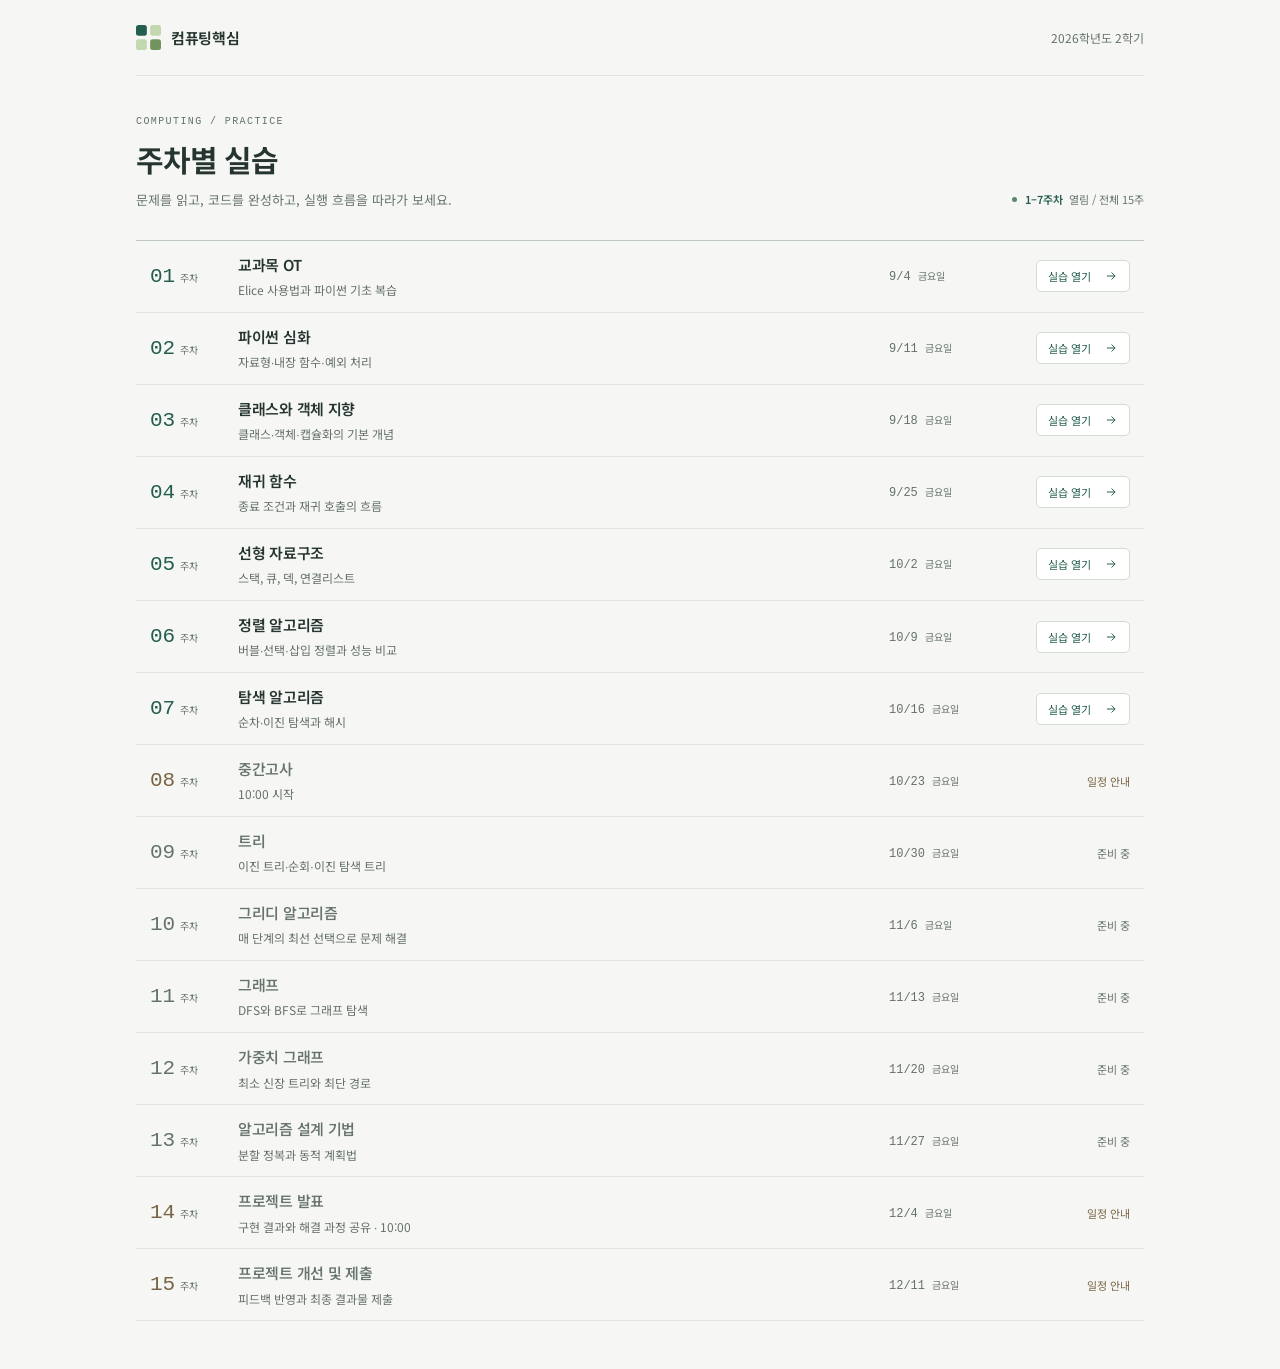
<file: index.html>
<!doctype html>
<html lang="ko">
<head>
  <meta charset="utf-8">
  <meta name="viewport" content="width=device-width, initial-scale=1">
  <meta http-equiv="refresh" content="0; url=website/main.html">
  <title>컴퓨팅핵심 실습</title>
</head>
<body>
  <p><a href="website/main.html">컴퓨팅핵심 실습 열기</a></p>
</body>
</html>
</file>
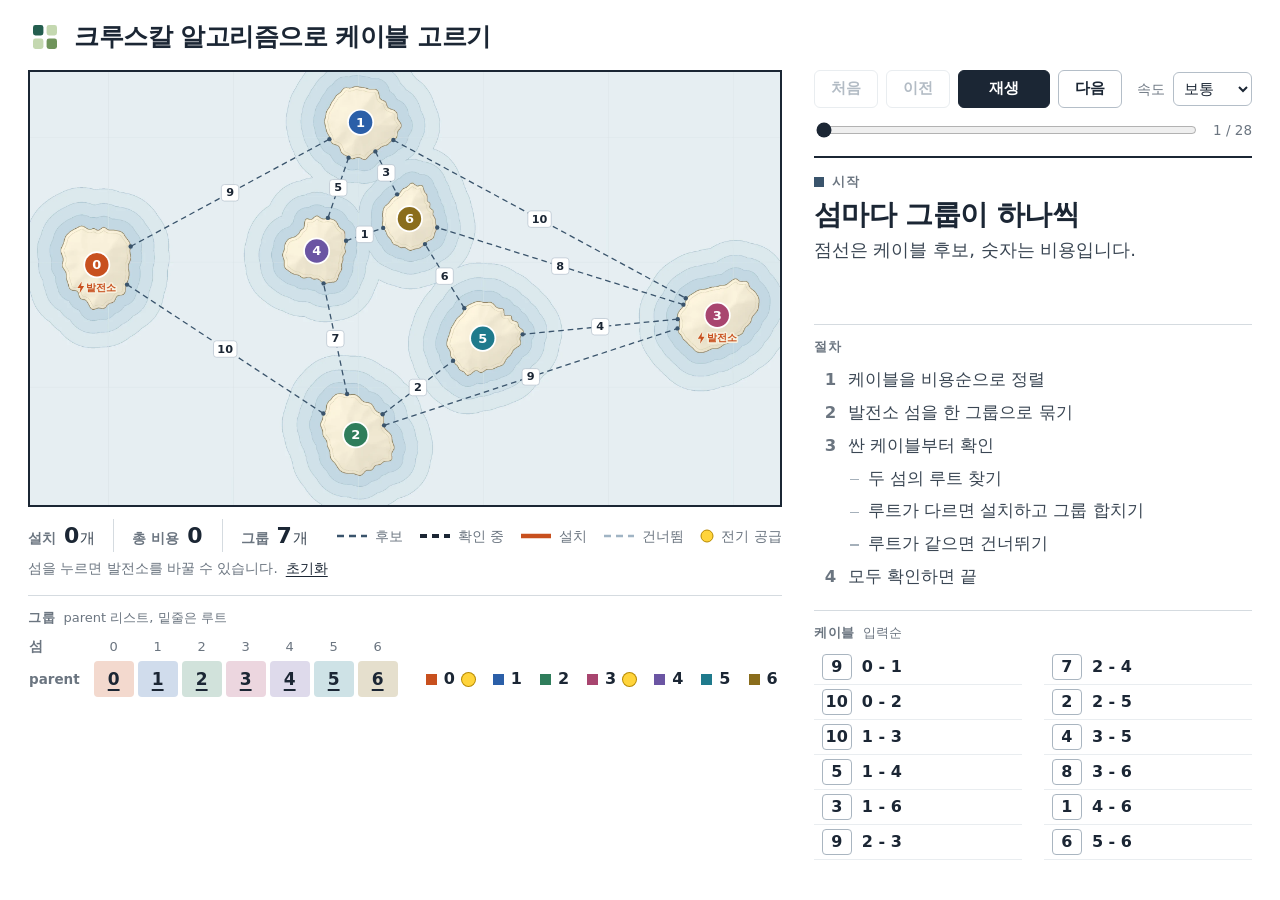
<file: website/algorithm3.html>
<!doctype html>
<html lang="ko">
<head>
<meta charset="utf-8">
<meta name="viewport" content="width=device-width, initial-scale=1">
<meta name="description" content="크루스칼 알고리즘이 설치할 케이블을 고르는 과정을 단계별로 보여 주는 시각화">
<title>크루스칼 케이블 시각화</title>
<style>
:root {
  color-scheme: light;
  --ink: #1b2634; --body: #3a4653; --muted: #6b7580; --rule: #d5dbe0; --hair: #e9edf0;
  --accent: #c8501e; --buff: #f6eeda; --cable: #3a546c; --fade: #a0b4c4; --green: #2f7d5b; --power: #ffd43b;
}
* { box-sizing: border-box; }
body {
  margin: 0; background: #fff; color: var(--ink); line-height: 1.5;
  font-family: "Pretendard", "Noto Sans KR", "Apple SD Gothic Neo", "Malgun Gothic", system-ui, sans-serif;
  font-variant-numeric: tabular-nums; -webkit-font-smoothing: antialiased;
}
.wrap { max-width: 1680px; margin: 0 auto; padding: 18px 28px 28px; }
header { display: flex; align-items: center; gap: 12px; margin-bottom: 14px; }
header h1 { margin: 0; font-size: 25px; font-weight: 800; letter-spacing: -0.02em; }
.home { display: flex; padding: 5px; border-radius: 4px; }
.home:hover { background: #edf3ef; }
.home svg { width: 24px; height: 24px; }

.layout {
  display: grid; column-gap: 32px; align-items: start;
  grid-template-columns: minmax(0, 1.72fr) minmax(350px, 1fr);
  grid-template-areas: "map side" "meta side" "groups side";
  grid-template-rows: auto auto 1fr;
}
.map { grid-area: map; } .meta { grid-area: meta; } .groups-sec { grid-area: groups; } .side { grid-area: side; }
@media (max-width: 1040px) {
  .layout { grid-template-columns: minmax(0, 1fr); grid-template-areas: "map" "meta" "side" "groups"; grid-template-rows: none; }
  .side { margin-top: 18px; }
}

/* map */
.map { margin: 0; border: 2px solid var(--ink); line-height: 0; background: #e6eef2; }
.map svg { display: block; width: 100%; height: auto; font-family: inherit; }
.meta { display: flex; flex-wrap: wrap; align-items: center; gap: 6px 20px; padding-top: 12px; }
.stats { display: flex; margin: 0; }
.stats div { display: flex; align-items: baseline; gap: 8px; }
.stats div + div { margin-left: 18px; padding-left: 18px; border-left: 1px solid var(--rule); }
.stats dt { font-size: 14px; color: var(--muted); font-weight: 600; }
.stats dd { margin: 0; font-size: 15px; color: var(--body); }
.stats b { font-size: 22px; font-weight: 800; color: var(--ink); margin-right: 1px; }
.legend { display: flex; flex-wrap: wrap; gap: 4px 16px; margin: 0 0 0 auto; padding: 0; list-style: none; font-size: 13.5px; color: var(--muted); }
.legend li { display: flex; align-items: center; gap: 7px; white-space: nowrap; }
.legend svg { width: 32px; height: 12px; flex: none; }
.hint { flex-basis: 100%; margin: 0; font-size: 13.5px; color: var(--muted); }
.linkbtn { border: 0; background: none; padding: 0; margin-left: 8px; font: inherit; color: var(--ink); text-decoration: underline; text-underline-offset: 3px; cursor: pointer; }

/* shared section look: a hairline and a small label */
.sec { border-top: 1px solid var(--rule); margin-top: 16px; padding-top: 12px; }
.label { margin: 0 0 8px; font-size: 13px; font-weight: 700; letter-spacing: 0.06em; color: var(--muted); }
.label span { margin-left: 8px; font-weight: 500; letter-spacing: 0; }

/* groups (parent list) */
.uf-row { display: flex; flex-wrap: wrap; align-items: flex-end; gap: 10px 28px; }
table.uf { border-collapse: separate; border-spacing: 4px; margin: -4px; }
table.uf th { font-size: 13.5px; color: var(--muted); font-weight: 600; text-align: left; padding-right: 10px; white-space: nowrap; }
table.uf td { width: 40px; height: 36px; text-align: center; font-size: 17px; font-weight: 600; border-radius: 4px; outline: 0 solid transparent; transition: background-color .4s; }
table.uf tr.idx td { height: 20px; font-size: 13px; font-weight: 500; color: var(--muted); }
table.uf td.root { font-weight: 800; text-decoration: underline; text-underline-offset: 4px; text-decoration-thickness: 2px; }
table.uf td.focus { outline: 1.5px solid var(--ink); }
table.uf td.changed { outline: 2.5px solid var(--accent); }
.groups { display: flex; flex-wrap: wrap; gap: 6px 18px; padding-bottom: 6px; }
.chip { display: inline-flex; align-items: center; gap: 7px; font-size: 16px; font-weight: 600; }
.chip i { width: 11px; height: 11px; display: inline-block; }
.chip em { width: 13px; height: 13px; border-radius: 50%; background: var(--power); box-shadow: 0 0 0 1px #b88a00; }
.uf-note { margin: 8px 0 0; font-size: 15px; color: var(--body); min-height: 23px; }

/* controls */
.controls { display: flex; flex-wrap: wrap; gap: 8px; align-items: center; }
button.ctl { height: 38px; padding: 0 16px; font: inherit; font-size: 15px; font-weight: 700; color: var(--ink); background: #fff; border: 1px solid #b4bec8; border-radius: 6px; cursor: pointer; }
button.ctl:hover:not(:disabled) { border-color: var(--ink); }
button.ctl:disabled { color: #b3bcc5; border-color: var(--hair); cursor: default; }
button.ctl.primary { background: var(--ink); border-color: var(--ink); color: #fff; min-width: 92px; }
.controls label { margin-left: auto; font-size: 13.5px; color: var(--muted); }
select { height: 34px; margin-left: 4px; font: inherit; font-size: 14.5px; padding: 0 6px; border: 1px solid #b4bec8; border-radius: 6px; background: #fff; color: var(--ink); }
.scrub { display: flex; gap: 14px; align-items: center; margin-top: 12px; }
.scrub input { flex: 1; accent-color: var(--ink); }
.scrub span { font-size: 13.5px; color: var(--muted); white-space: nowrap; }
button.ctl:focus-visible, .linkbtn:focus-visible, select:focus-visible, input:focus-visible, .home:focus-visible, .island:focus-visible { outline: 2.5px solid var(--ink); outline-offset: 3px; }

/* what is happening now: type only, no box */
.now { border-top: 2px solid var(--ink); margin-top: 16px; padding-top: 14px; min-height: 152px; --k: var(--cable); }
.now[data-type="check"] { --k: var(--ink); }
.now[data-type="install"], .now[data-type="plants"] { --k: var(--accent); }
.now[data-type="skip"] { --k: var(--fade); }
.now[data-type="done"] { --k: var(--green); }
.kicker { display: flex; align-items: center; gap: 8px; font-size: 13px; font-weight: 700; letter-spacing: 0.06em; color: var(--muted); }
.kicker::before { content: ""; width: 10px; height: 10px; background: var(--k); }
.now h2 { margin: 6px 0 4px; font-size: 28px; font-weight: 800; letter-spacing: -0.02em; line-height: 1.25; }
.now p { margin: 0; font-size: 18px; color: var(--body); }

/* procedure */
.proc, .proc ol { margin: 0; padding: 0; list-style: none; }
.proc { counter-reset: step; }
.proc > li { counter-increment: step; }
.proc li > span { position: relative; display: block; padding: 4px 10px 4px 34px; border-radius: 4px; font-size: 16.5px; color: var(--body); }
.proc > li > span::before { content: counter(step); position: absolute; left: 11px; font-weight: 700; color: var(--muted); }
.proc ol li > span { padding-left: 54px; }
.proc ol li > span::before { content: ""; position: absolute; left: 36px; top: 50%; width: 9px; height: 1.5px; background: #a5b0ba; }
.proc li.on > span { background: var(--buff); color: var(--ink); font-weight: 700; }
.proc > li.on > span::before { color: var(--accent); }
.proc ol li.on > span::before { background: var(--accent); height: 2.5px; }

/* cable queue */
.cable-list { list-style: none; margin: 0; padding: 0; display: grid; grid-template-columns: 1fr 1fr; grid-template-rows: repeat(6, auto); grid-auto-flow: column; column-gap: 22px; }
.cable-list li { display: flex; align-items: center; gap: 10px; padding: 4px 8px; border-bottom: 1px solid var(--hair); font-size: 16px; }
.cable-list .cost { width: 30px; height: 26px; line-height: 24px; text-align: center; font-weight: 700; border: 1px solid #a9b5c0; border-radius: 4px; background: #fff; }
.cable-list .pair { font-weight: 600; }
.cable-list .st { margin-left: auto; font-size: 13.5px; font-weight: 700; color: var(--muted); }
.cable-list li[data-state="check"] { background: var(--buff); }
.cable-list li[data-state="check"] .cost { border-color: var(--ink); border-width: 1.5px; line-height: 23px; }
.cable-list li[data-state="check"] .st { color: var(--ink); }
.cable-list li[data-state="installed"] .cost { border-color: var(--accent); border-width: 1.5px; line-height: 23px; }
.cable-list li[data-state="installed"] .st { color: var(--accent); }
.cable-list li[data-state="skipped"] { color: #97a2ad; }
.cable-list li[data-state="skipped"] .pair { text-decoration: line-through; }
.cable-list li[data-state="skipped"] .cost { border-color: var(--rule); }
.cable-list li[data-state="skipped"] .st { font-weight: 500; color: #97a2ad; }

@media (min-width: 1041px) and (max-height: 840px) {
  .wrap { padding-top: 12px; padding-bottom: 12px; }
  header { margin-bottom: 10px; }
  header h1 { font-size: 22px; }
  .layout { grid-template-columns: minmax(0, 1.5fr) minmax(350px, 1fr); }
  .meta { padding-top: 8px; }
  .hint { display: none; }
  .sec { margin-top: 10px; padding-top: 8px; }
  .label { margin-bottom: 5px; }
  .scrub { margin-top: 8px; }
  .now { margin-top: 10px; padding-top: 10px; min-height: 118px; }
  .now h2 { font-size: 24px; margin: 4px 0 2px; }
  .now p { font-size: 16.5px; }
  .proc li > span { padding-top: 2px; padding-bottom: 2px; font-size: 15.5px; }
  .cable-list li { padding-top: 2px; padding-bottom: 2px; font-size: 15px; }
  table.uf td { height: 32px; }
  .uf-note { margin-top: 4px; }
}

/* svg pieces */
.cable .casing { stroke: #fff; stroke-width: 11; opacity: 0; transition: opacity .3s; }
.cable .wire { stroke: var(--cable); stroke-width: 3; stroke-dasharray: 13 9; transition: stroke .45s, stroke-width .3s; }
.cable .dot { fill: var(--cable); transition: fill .45s; }
.cable .tag rect { fill: #fff; stroke: #b0bdc9; stroke-width: 1.5; transition: stroke .3s, fill .3s; }
.cable .tag text { fill: var(--ink); font-weight: 700; font-size: 26px; text-anchor: middle; dominant-baseline: central; transition: fill .3s; }
.cable[data-state="check"] .casing { opacity: 1; stroke-width: 13; }
.cable[data-state="check"] .wire { stroke: var(--ink); stroke-width: 5; animation: march .7s linear infinite; }
.cable[data-state="check"] .dot { fill: var(--ink); }
.cable[data-state="check"] .tag rect { stroke: var(--ink); stroke-width: 3.5; }
.cable[data-state="installed"] .casing { opacity: 1; }
.cable[data-state="installed"] .wire { stroke: var(--gc); stroke-width: 5.5; stroke-dasharray: none; }
.cable[data-state="installed"] .dot { fill: var(--gc); }
.cable[data-state="installed"] .tag rect { stroke: var(--gc); stroke-width: 2.8; }
.cable[data-state="skipped"] .wire { stroke: var(--fade); stroke-width: 2.5; }
.cable[data-state="skipped"] .dot { fill: var(--fade); }
.cable[data-state="skipped"] .tag rect { fill: #f3f6f8; stroke: #ced8e0; }
.cable[data-state="skipped"] .tag text { fill: #7e8b97; }
@keyframes march { to { stroke-dashoffset: -22; } }

.island { cursor: pointer; }
.island .ring { fill: #fff; }
.island .disc { transition: fill .5s; }
.island .num { fill: #fff; font-weight: 800; font-size: 30px; text-anchor: middle; dominant-baseline: central; pointer-events: none; }
.island .halo { fill: none; stroke: var(--ink); stroke-width: 3.5; opacity: 0; }
.island.focus .halo { opacity: 1; animation: pulse 1.1s ease-in-out infinite; transform-box: fill-box; transform-origin: center; }
@keyframes pulse { 50% { transform: scale(1.14); opacity: .45; } }
.island .plant, .island .power { opacity: 0; transition: opacity .4s; pointer-events: none; }
.island.is-plant .plant, .island.is-powered .power { opacity: 1; }
.island .plant text { fill: var(--accent); font-weight: 800; font-size: 23px; stroke: #f6f0de; stroke-width: 7; paint-order: stroke; stroke-linejoin: round; dominant-baseline: central; }
.island .plant polygon { fill: var(--accent); stroke: #f6f0de; stroke-width: 3; paint-order: stroke; }
.island .power circle { fill: var(--power); stroke: #fff; stroke-width: 3; }
.island .power polygon { fill: var(--ink); }
@media (prefers-reduced-motion: reduce) {
  .cable[data-state="check"] .wire, .island.focus .halo { animation: none; }
  * { transition: none !important; }
}
</style>
</head>
<body>
<div class="wrap">
  <header>
    <a class="home" href="main.html" title="컴퓨팅핵심 전체 주차" aria-label="컴퓨팅핵심 전체 주차"><svg viewBox="0 0 30 30" fill="none" aria-hidden="true"><rect width="13" height="13" rx="3" fill="#245e4f"/><rect x="17" width="13" height="13" rx="3" fill="#c4d8b0"/><rect y="17" width="13" height="13" rx="3" fill="#c4d8b0"/><rect x="17" y="17" width="13" height="13" rx="3" fill="#70945b"/></svg></a>
    <h1>크루스칼 알고리즘으로 케이블 고르기</h1>
  </header>
  <div class="layout">
    <figure class="map">
      <svg id="map" role="group" aria-label="섬과 케이블 후보가 그려진 지도">
        <image id="base" preserveAspectRatio="none" href="[data-uri]"/>
        <g id="cables"></g>
        <g id="islands"></g>
      </svg>
    </figure>
    <div class="meta">
      <dl class="stats">
        <div><dt>설치</dt><dd><b id="st-count">0</b>개</dd></div>
        <div><dt>총 비용</dt><dd><b id="st-total">0</b></dd></div>
        <div><dt>그룹</dt><dd><b id="st-groups">0</b>개</dd></div>
      </dl>
      <ul class="legend" aria-label="범례">
        <li><svg viewBox="0 0 32 12"><line x1="1" y1="6" x2="31" y2="6" stroke="#3a546c" stroke-width="2.5" stroke-dasharray="7 5"/></svg>후보</li>
        <li><svg viewBox="0 0 32 12"><line x1="1" y1="6" x2="31" y2="6" stroke="#1b2634" stroke-width="4" stroke-dasharray="7 5"/></svg>확인 중</li>
        <li><svg viewBox="0 0 32 12"><line x1="1" y1="6" x2="31" y2="6" stroke="#c8501e" stroke-width="4.5"/></svg>설치</li>
        <li><svg viewBox="0 0 32 12"><line x1="1" y1="6" x2="31" y2="6" stroke="#a0b4c4" stroke-width="2.5" stroke-dasharray="7 5"/></svg>건너뜀</li>
        <li><svg viewBox="0 0 14 14" style="width:14px;height:14px"><circle cx="7" cy="7" r="6" fill="#ffd43b" stroke="#b88a00"/></svg>전기 공급</li>
      </ul>
      <p class="hint">섬을 누르면 발전소를 바꿀 수 있습니다.<button class="linkbtn" id="b-default" type="button">초기화</button></p>
    </div>
    <section class="sec groups-sec">
      <h3 class="label">그룹<span>parent 리스트, 밑줄은 루트</span></h3>
      <div class="uf-row">
        <table class="uf" id="uf"></table>
        <div class="groups" id="groups"></div>
      </div>
      <p class="uf-note" id="uf-note"></p>
    </section>
    <aside class="side">
      <div class="controls">
        <button class="ctl" id="b-first" type="button">처음</button>
        <button class="ctl" id="b-prev" type="button" title="왼쪽 화살표">이전</button>
        <button class="ctl primary" id="b-play" type="button" title="스페이스">재생</button>
        <button class="ctl" id="b-next" type="button" title="오른쪽 화살표">다음</button>
        <label>속도
          <select id="speed">
            <option value="2600">느리게</option>
            <option value="1600" selected>보통</option>
            <option value="800">빠르게</option>
          </select>
        </label>
      </div>
      <div class="scrub"><input type="range" id="scrub" min="0" value="0" step="1" aria-label="단계 이동"><span id="counter"></span></div>
      <section class="now" id="now" aria-live="polite">
        <div class="kicker" id="now-badge"></div>
        <h2 id="now-title"></h2>
        <p id="now-text"></p>
      </section>
      <section class="sec">
        <h3 class="label">절차</h3>
        <ol class="proc" id="proc">
          <li data-p="sort"><span>케이블을 비용순으로 정렬</span></li>
          <li data-p="plants"><span>발전소 섬을 한 그룹으로 묶기</span></li>
          <li data-p="loop"><span>싼 케이블부터 확인</span>
            <ol>
              <li data-p="check"><span>두 섬의 루트 찾기</span></li>
              <li data-p="install"><span>루트가 다르면 설치하고 그룹 합치기</span></li>
              <li data-p="skip"><span>루트가 같으면 건너뛰기</span></li>
            </ol>
          </li>
          <li data-p="done"><span>모두 확인하면 끝</span></li>
        </ol>
      </section>
      <section class="sec">
        <h3 class="label">케이블<span id="list-order"></span></h3>
        <ol class="cable-list" id="cable-list"></ol>
      </section>
    </aside>
  </div>
</div>
<script>
"use strict";
const DATA = {"view":[36,184,1728,1000],"pos":{"0":[190.0,628.2],"1":[798.0,300.0],"2":[786.8,1020.0],"3":[1620.0,744.7],"4":[696.7,596.5],"5":[1079.5,797.6],"6":[910.6,522.3]},"edges":[[0,1,9],[0,2,10],[1,3,10],[1,4,5],[1,6,3],[2,3,9],[2,4,7],[2,5,2],[3,5,4],[3,6,8],[4,6,1],[5,6,6]],"seg":{"0-1":[[268.0,586.1],[726.1,338.8]],"0-2":[[259.6,673.9],[712.2,971.0]],"1-3":[[873.4,340.8],[1547.4,705.4]],"1-4":[[770.2,381.5],[722.7,520.4]],"1-6":[[832.0,367.1],[882.1,466.0]],"2-3":[[852.1,998.4],[1528.4,775.0]],"2-4":[[766.8,926.1],[712.6,671.3]],"2-5":[[848.7,972.9],[1011.2,849.5]],"3-5":[[1529.0,753.6],[1171.4,788.6]],"3-6":[[1542.0,720.2],[974.5,542.4]],"4-6":[[764.4,573.0],[850.0,543.3]],"5-6":[[1037.0,728.4],[946.4,580.6]]},"tag":{"0-1":[497.1,462.5],"0-2":[485.9,822.5],"1-3":[1210.4,523.1],"1-4":[746.4,450.9],"1-6":[857.1,416.5],"2-3":[1190.2,886.7],"2-4":[739.7,798.7],"2-5":[930.0,911.2],"3-5":[1350.2,771.1],"3-6":[1258.2,631.3],"4-6":[807.2,558.2],"5-6":[991.7,654.5]},"plants":[0,3]};
const N = Object.keys(DATA.pos).length;
const E = DATA.edges.length;
const PALETTE = ["#c8501e", "#2b5fa8", "#2f7d5b", "#a8456f", "#6b55a3", "#1f7a8c", "#8a6d1c"];
const key = (u, v) => u + "-" + v;

/* ---------- algorithm: the same steps as the Solution code ---------- */
function buildRun(plants) {
  const parent = Array.from({ length: N }, (_, i) => i);
  const find = (u) => { if (parent[u] !== u) parent[u] = find(parent[u]); return parent[u]; };
  const status = {};
  DATA.edges.forEach(([u, v]) => { status[key(u, v)] = "wait"; });
  const installed = [];
  let total = 0;
  const steps = [];
  const snap = (extra) => steps.push(Object.assign({
    parent: parent.slice(), status: Object.assign({}, status), installed: installed.slice(),
    total: total, sorted: true, changed: [], focus: [], cells: [],
  }, extra));
  // sorted() in Python is stable, and so is Array.prototype.sort
  const sorted = DATA.edges.slice().sort((a, b) => a[2] - b[2]);

  snap({ type: "init", sorted: false });
  snap({ type: "sort" });

  const merged = [];
  for (const p of plants.slice(1)) {
    const ru = find(plants[0]), rv = find(p);
    if (ru !== rv) { parent[rv] = ru; merged.push(rv); }
  }
  snap({ type: "plants", changed: merged, focus: plants.slice(), cells: plants.slice() });

  sorted.forEach(([u, v, w], i) => {
    const k = key(u, v);
    const before = parent.slice();
    const ru = find(u), rv = find(v);
    const compressed = [];
    before.forEach((b, j) => { if (b !== parent[j]) compressed.push(j); });
    status[k] = "check";
    snap({ type: "check", cur: k, order: i + 1, u: u, v: v, w: w, ru: ru, rv: rv, before: before, changed: compressed, focus: [u, v], cells: [u, v] });
    if (ru !== rv) {
      const prev = total;
      parent[rv] = ru;
      installed.push(k);
      total += w;
      status[k] = "installed";
      snap({ type: "install", cur: k, order: i + 1, u: u, v: v, w: w, ru: ru, rv: rv, prev: prev, changed: [rv], focus: [u, v], cells: [u, v] });
    } else {
      status[k] = "skipped";
      snap({ type: "skip", cur: k, order: i + 1, u: u, v: v, w: w, ru: ru, rv: rv, focus: [u, v], cells: [u, v] });
    }
  });
  snap({ type: "done" });
  return { steps: steps, sorted: sorted, plants: plants.slice() };
}
const rootOf = (parent, i) => { while (parent[i] !== i) i = parent[i]; return i; };

function describe(s, run) {
  const names = run.plants.map((p) => p + "번").join(", ");
  const of = s.order + "/" + E;
  const name = "케이블 " + s.u + "-" + s.v;
  switch (s.type) {
    case "init":
      return ["시작", "섬마다 그룹이 하나씩", "점선은 케이블 후보, 숫자는 비용입니다."];
    case "sort":
      return ["1단계", "케이블을 비용순으로 정렬", "비용이 작은 케이블부터 확인합니다."];
    case "plants":
      return ["2단계", "발전소 섬을 한 그룹으로", run.plants.length > 1
        ? names + " 섬을 한 그룹으로 묶습니다. 케이블은 설치하지 않습니다."
        : "발전소가 하나뿐이라 묶을 섬이 없습니다."];
    case "check":
      return ["확인 " + of, name + " (비용 " + s.w + ")",
        s.u + "번 섬의 루트는 " + s.ru + ", " + s.v + "번 섬의 루트는 " + s.rv + ". 같은 그룹일까요?"];
    case "install":
      return ["설치 " + of, name + " 설치",
        "루트가 다릅니다. 설치하고 두 그룹을 합칩니다. 총 비용 " + s.prev + " + " + s.w + " = " + s.total];
    case "skip":
      return ["건너뜀 " + of, name + " 건너뜀", "루트가 같습니다. 설치하면 사이클이 생깁니다."];
    default:
      return ["완료", "설치 " + s.installed.length + "개, 총 비용 " + s.total, "모든 섬에 전기가 들어옵니다."];
  }
}

function noteFor(s) {
  if (s.type === "plants" && s.changed.length) return s.changed.map((i) => "parent[" + i + "] = " + s.parent[i]).join(", ");
  if (s.type === "check" && s.changed.length) {
    return "경로 압축: " + s.changed.map((i) => "parent[" + i + "] " + s.before[i] + " → " + s.parent[i]).join(", ");
  }
  if (s.type === "install") return "parent[" + s.rv + "] = " + s.ru;
  return "";
}

if (typeof document === "undefined") {
  module.exports = { buildRun: buildRun, rootOf: rootOf, describe: describe, noteFor: noteFor, DATA: DATA };
} else {
  /* ---------- drawing ---------- */
  const NS = "http://www.w3.org/2000/svg";
  const el = (name, attrs, parent) => {
    const node = document.createElementNS(NS, name);
    for (const a in attrs) node.setAttribute(a, attrs[a]);
    if (parent) parent.appendChild(node);
    return node;
  };
  const $ = (id) => document.getElementById(id);
  const BOLT = [[0.18, -1], [-0.58, 0.14], [-0.06, 0.14], [-0.2, 1], [0.58, -0.2], [0.06, -0.2]];
  const bolt = (cx, cy, s) => BOLT.map(([x, y]) => (cx + x * s).toFixed(1) + "," + (cy + y * s).toFixed(1)).join(" ");
  const tint = (hex, a) => {
    const c = [1, 3, 5].map((i) => parseInt(hex.slice(i, i + 2), 16));
    return "rgb(" + c.map((v) => Math.round(v * a + 255 * (1 - a))).join(",") + ")";
  };

  const svg = $("map");
  const [vx, vy, vw, vh] = DATA.view;
  svg.setAttribute("viewBox", [vx, vy, vw, vh].join(" "));
  const base = $("base");
  base.setAttribute("x", vx); base.setAttribute("y", vy); base.setAttribute("width", vw); base.setAttribute("height", vh);

  const cableNodes = {};
  DATA.edges.forEach(([u, v, w]) => {
    const k = key(u, v), [a, b] = DATA.seg[k], [tx, ty] = DATA.tag[k];
    const g = el("g", { class: "cable", "data-state": "wait" }, $("cables"));
    const line = { x1: a[0], y1: a[1], x2: b[0], y2: b[1] };
    el("line", Object.assign({ class: "casing" }, line), g);
    el("line", Object.assign({ class: "wire" }, line), g);
    el("circle", { class: "dot", cx: a[0], cy: a[1], r: 5 }, g);
    el("circle", { class: "dot", cx: b[0], cy: b[1], r: 5 }, g);
    const tag = el("g", { class: "tag" }, g);
    const hw = w < 10 ? 20 : 27;
    el("rect", { x: tx - hw, y: ty - 19, width: hw * 2, height: 38, rx: 7 }, tag);
    el("text", { x: tx, y: ty }, tag).textContent = w;
    cableNodes[k] = g;
  });

  const islandNodes = [];
  for (let i = 0; i < N; i++) {
    const [x, y] = DATA.pos[i];
    const g = el("g", { class: "island", tabindex: 0, role: "button" }, $("islands"));
    el("circle", { class: "halo", cx: x, cy: y, r: 39 }, g);
    el("circle", { class: "ring", cx: x, cy: y, r: 31 }, g);
    el("circle", { class: "disc", cx: x, cy: y, r: 27 }, g);
    el("text", { class: "num", x: x, y: y }, g).textContent = i;
    const power = el("g", { class: "power" }, g);
    el("circle", { cx: x + 25, cy: y - 25, r: 14 }, power);
    el("polygon", { points: bolt(x + 25, y - 25, 9.5) }, power);
    const plant = el("g", { class: "plant" }, g);
    el("polygon", { points: bolt(x - 37, y + 52, 13.5) }, plant);
    el("text", { x: x - 24, y: y + 52 }, plant).textContent = "발전소";
    g.addEventListener("click", () => togglePlant(i));
    g.addEventListener("keydown", (ev) => { if (ev.key === "Enter" || ev.key === " ") { ev.preventDefault(); ev.stopPropagation(); togglePlant(i); } });
    islandNodes.push(g);
  }

  /* ---------- state ---------- */
  const params = new URLSearchParams(location.search);
  const parsePlants = (text) => {
    const list = (text || "").split(",").filter((t) => /^\d+$/.test(t.trim())).map(Number).filter((p, i, arr) => p < N && arr.indexOf(p) === i);
    return list.length ? list.sort((a, b) => a - b) : DATA.plants.slice();
  };
  let run = buildRun(parsePlants(params.get("plants")));
  let step = Math.min(Math.max(parseInt(params.get("step") || "0", 10) || 0, 0), run.steps.length - 1);
  let timer = null;

  function render() {
    const s = run.steps[step];
    const root = s.parent.map((_, i) => rootOf(s.parent, i));
    const powered = new Set(run.plants.map((p) => root[p]));

    // cables: waiting and skipped below, installed above, the one being checked on top
    const rank = { wait: 0, skipped: 0, installed: 1, check: 2 };
    DATA.edges.map(([u, v]) => key(u, v)).sort((a, b) => rank[s.status[a]] - rank[s.status[b]]).forEach((k) => {
      const g = cableNodes[k];
      g.setAttribute("data-state", s.status[k]);
      g.style.setProperty("--gc", PALETTE[root[Number(k.split("-")[0])]]);
      $("cables").appendChild(g);
    });

    islandNodes.forEach((g, i) => {
      g.querySelector(".disc").setAttribute("fill", PALETTE[root[i]]);
      g.classList.toggle("focus", s.focus.includes(i));
      g.classList.toggle("is-plant", run.plants.includes(i));
      g.classList.toggle("is-powered", powered.has(root[i]) && !run.plants.includes(i));
      g.setAttribute("aria-pressed", run.plants.includes(i));
      g.setAttribute("aria-label", i + "번 섬" + (run.plants.includes(i) ? ", 발전소 있음" : ", 발전소 없음") + ". 누르면 발전소를 바꿉니다.");
    });

    $("st-count").textContent = s.installed.length;
    $("st-total").textContent = s.total;
    $("st-groups").textContent = new Set(root).size;

    const [badge, title, body] = describe(s, run);
    $("now").setAttribute("data-type", s.type);
    $("now-badge").textContent = badge;
    $("now-title").textContent = title;
    $("now-text").textContent = body;

    const active = s.type === "init" ? [] : ["check", "install", "skip"].includes(s.type) ? ["loop", s.type] : [s.type];
    document.querySelectorAll("#proc li").forEach((li) => li.classList.toggle("on", active.includes(li.dataset.p)));

    const order = s.sorted ? run.sorted : DATA.edges;
    $("list-order").textContent = s.sorted ? "비용순" : "입력순";
    const labels = { wait: "", check: "확인 중", installed: "설치", skipped: "건너뜀" };
    const list = $("cable-list");
    list.textContent = "";
    order.forEach(([u, v, w]) => {
      const li = document.createElement("li");
      li.setAttribute("data-state", s.status[key(u, v)]);
      li.innerHTML = '<span class="cost"></span><span class="pair"></span><span class="st"></span>';
      li.children[0].textContent = w;
      li.children[1].textContent = u + " - " + v;
      li.children[2].textContent = labels[s.status[key(u, v)]];
      list.appendChild(li);
    });

    const table = $("uf");
    table.textContent = "";
    const r1 = table.insertRow(); r1.className = "idx";
    const r2 = table.insertRow();
    r1.appendChild(document.createElement("th")).textContent = "섬";
    r2.appendChild(document.createElement("th")).textContent = "parent";
    s.parent.forEach((p, i) => {
      r1.insertCell().textContent = i;
      const td = r2.insertCell();
      td.textContent = p;
      td.style.backgroundColor = tint(PALETTE[root[i]], 0.22);
      if (p === i) td.classList.add("root");
      if (s.cells.includes(i)) td.classList.add("focus");
      if (s.changed.includes(i)) td.classList.add("changed");
    });
    const groups = $("groups");
    groups.textContent = "";
    [...new Set(root)].sort((a, b) => a - b).forEach((r) => {
      const chip = document.createElement("span");
      chip.className = "chip";
      const dot = document.createElement("i");
      dot.style.background = PALETTE[r];
      chip.appendChild(dot);
      chip.appendChild(document.createTextNode(root.map((x, i) => (x === r ? i : -1)).filter((i) => i >= 0).join(", ")));
      if (powered.has(r)) { const em = chip.appendChild(document.createElement("em")); em.title = "전기 공급"; em.setAttribute("aria-label", "전기 공급"); }
      groups.appendChild(chip);
    });
    $("uf-note").textContent = noteFor(s);

    $("scrub").max = run.steps.length - 1;
    $("scrub").value = step;
    $("counter").textContent = (step + 1) + " / " + run.steps.length;
    $("b-first").disabled = $("b-prev").disabled = step === 0;
    $("b-next").disabled = step === run.steps.length - 1;
    $("b-play").textContent = timer ? "멈춤" : step === run.steps.length - 1 ? "다시 재생" : "재생";
  }

  function go(n) { step = Math.min(Math.max(n, 0), run.steps.length - 1); render(); }
  function stop() { if (timer) { clearInterval(timer); timer = null; } }
  function play() {
    if (timer) { stop(); render(); return; }
    if (step === run.steps.length - 1) step = 0;
    timer = setInterval(() => {
      if (step >= run.steps.length - 1) { stop(); render(); return; }
      go(step + 1);
    }, Number($("speed").value));
    render();
  }
  function togglePlant(i) {
    let plants = run.plants.slice();
    if (plants.includes(i)) {
      if (plants.length === 1) return;              // at least one power plant is required
      plants = plants.filter((p) => p !== i);
    } else {
      plants.push(i);
      plants.sort((a, b) => a - b);
    }
    stop();
    run = buildRun(plants);
    go(0);
  }

  $("b-first").addEventListener("click", () => { stop(); go(0); });
  $("b-prev").addEventListener("click", () => { stop(); go(step - 1); });
  $("b-next").addEventListener("click", () => { stop(); go(step + 1); });
  $("b-play").addEventListener("click", play);
  $("b-default").addEventListener("click", () => { stop(); run = buildRun(DATA.plants.slice()); go(0); });
  $("scrub").addEventListener("input", (ev) => { stop(); go(Number(ev.target.value)); });
  $("speed").addEventListener("change", () => { if (timer) { stop(); play(); } });
  document.addEventListener("keydown", (ev) => {
    if (["INPUT", "SELECT", "BUTTON"].includes(ev.target.tagName)) return;
    if (ev.key === "ArrowRight") { stop(); go(step + 1); }
    else if (ev.key === "ArrowLeft") { stop(); go(step - 1); }
    else if (ev.key === "Home") { stop(); go(0); }
    else if (ev.key === " ") { ev.preventDefault(); play(); }
  });
  render();
}
</script>
</body>
</html>
</file>
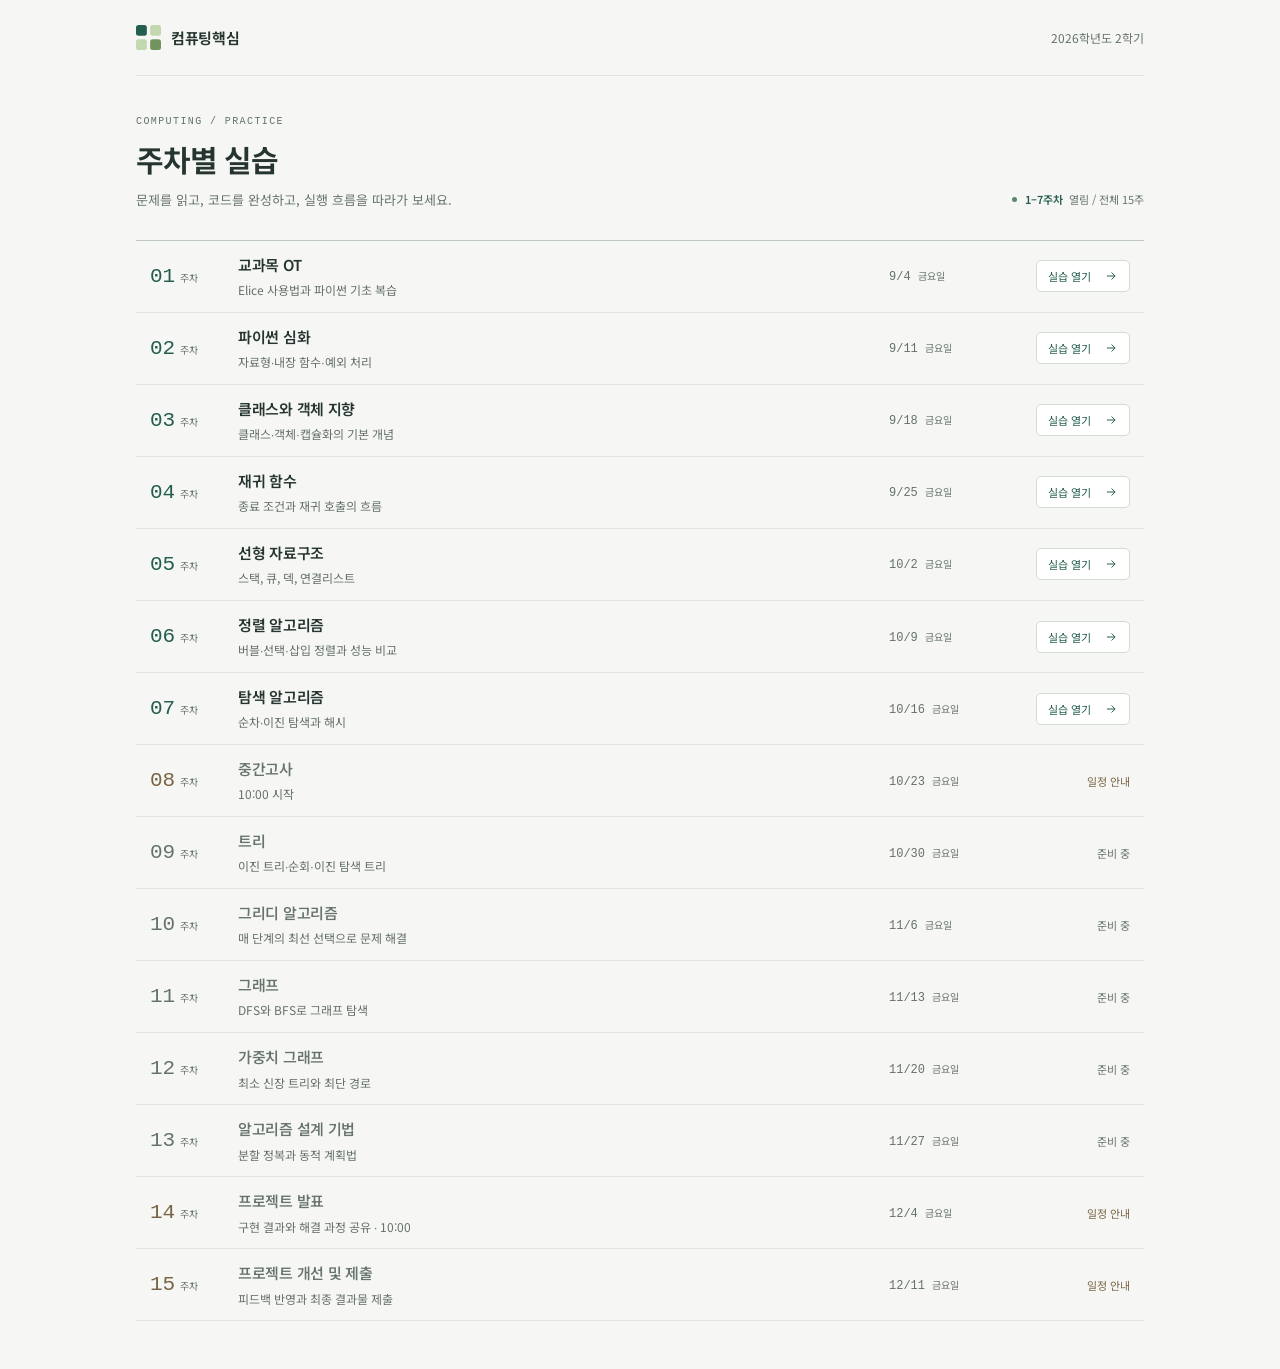
<file: website/main.html>
<!doctype html>
<html lang="ko">
<head>
<meta charset="utf-8">
<meta name="viewport" content="width=device-width,initial-scale=1">
<meta name="description" content="2026학년도 2학기 컴퓨팅핵심 실습 안내. 1~15주차 주제와 수업 일정을 확인하고 주차별 실습을 시작하세요.">
<title>컴퓨팅핵심 | 주차별 실습</title>
<!-- Course loading screen: keep before embedded fonts and lesson data. -->
<style id="page-loader-style">
#page-loader{display:none;position:fixed;inset:0;z-index:10000;place-content:center;justify-items:center;gap:24px;background:#fafbf8;color:#245e4f;font:500 16px/1.5 system-ui,sans-serif;letter-spacing:-.3px}
html.page-is-loading #page-loader{display:grid}
html.page-is-loading{overflow:hidden}
#page-loader .loading-mark{display:grid;grid-template-columns:26px 26px;grid-template-rows:26px 26px;gap:8px}
#page-loader .loading-tile{position:relative;border-radius:6px;background:#c4d8b0;overflow:hidden}
#page-loader .loading-tile:nth-child(3){grid-area:2/2;background:#70945b}
#page-loader .loading-tile:nth-child(4){grid-area:2/1}
#page-loader .loading-tile::after{content:"";position:absolute;inset:0;background:#245e4f;opacity:0;animation:loading-clockwise 1.2s linear infinite;will-change:opacity}
#page-loader .loading-tile:nth-child(2)::after{animation-delay:-.9s}
#page-loader .loading-tile:nth-child(3)::after{animation-delay:-.6s}
#page-loader .loading-tile:nth-child(4)::after{animation-delay:-.3s}
#page-loader p{position:absolute;width:1px;height:1px;padding:0;margin:-1px;overflow:hidden;clip-path:inset(50%);white-space:nowrap}
@keyframes loading-clockwise{0%,20%,100%{opacity:1}25%,95%{opacity:0}}
@media(prefers-reduced-motion:reduce){#page-loader .loading-tile::after{animation:none;will-change:auto}#page-loader .loading-tile:first-child::after{opacity:1}}
</style>
<script>
(() => {
  const root = document.documentElement;
  let navigationTimer;
  let navigating = false;
  const setLoading = active => {
    root.classList.toggle('page-is-loading', active);
    root.setAttribute('aria-busy', String(active));
    document.querySelectorAll('.deck,.container').forEach(el => { el.inert = active; });
  };
  const finish = () => { clearTimeout(navigationTimer); navigating = false; setLoading(false); };
  setLoading(true);
  document.addEventListener('DOMContentLoaded', async () => {
    setLoading(true);
    const assets = [...document.images].map(img => img.decode().catch(() => {}));
    if (document.fonts) assets.push(document.fonts.ready);
    let assetTimer;
    await Promise.race([Promise.allSettled(assets), new Promise(resolve => { assetTimer = setTimeout(resolve, 8000); })]);
    clearTimeout(assetTimer);
    requestAnimationFrame(() => requestAnimationFrame(() => { if (!navigating) finish(); }));
  }, {once:true});
  window.addEventListener('pageshow', event => { if (event.persisted) finish(); });
  window.addEventListener('pagehide', () => clearTimeout(navigationTimer));
  window.navigateWithCourseLoader = (destination, replace = false) => {
    navigating = true;
    setLoading(true);
    clearTimeout(navigationTimer);
    navigationTimer = setTimeout(finish, 15000);
    requestAnimationFrame(() => setTimeout(() => location[replace ? 'replace' : 'assign'](destination), 0));
  };
  document.addEventListener('click', event => {
    const link = event.target.closest('a[href]');
    if (!link || event.defaultPrevented || event.button !== 0 || event.metaKey || event.ctrlKey || event.shiftKey || event.altKey || link.hasAttribute('download') || (link.target && link.target !== '_self')) return;
    const destination = new URL(link.href, location.href);
    if (destination.origin !== location.origin || !/\/(?:main|week\d+_prac)\.html$/.test(destination.pathname)) return;
    event.preventDefault();
    window.navigateWithCourseLoader(destination.href);
  });
})();
</script>

<link rel="stylesheet" href="assets/course.css">
<link rel="stylesheet" href="assets/overview.css">
</head>
<!-- Noto Sans KR subset, SIL Open Font License.
Copyright 2014-2021 Adobe (http://www.adobe.com/), with Reserved Font Name 'Source'

This Font Software is licensed under the SIL Open Font License, Version 1.1.
This license is copied below, and is also available with a FAQ at:
https://scripts.sil.org/OFL


-----------------------------------------------------------
SIL OPEN FONT LICENSE Version 1.1 - 26 February 2007
-----------------------------------------------------------

PREAMBLE
The goals of the Open Font License (OFL) are to stimulate worldwide
development of collaborative font projects, to support the font creation
efforts of academic and linguistic communities, and to provide a free and
open framework in which fonts may be shared and improved in partnership
with others.

The OFL allows the licensed fonts to be used, studied, modified and
redistributed freely as long as they are not sold by themselves. The
fonts, including any derivative works, can be bundled, embedded, 
redistributed and/or sold with any software provided that any reserved
names are not used by derivative works. The fonts and derivatives,
however, cannot be released under any other type of license. The
requirement for fonts to remain under this license does not apply
to any document created using the fonts or their derivatives.

DEFINITIONS
"Font Software" refers to the set of files released by the Copyright
Holder(s) under this license and clearly marked as such. This may
include source files, build scripts and documentation.

"Reserved Font Name" refers to any names specified as such after the
copyright statement(s).

"Original Version" refers to the collection of Font Software components as
distributed by the Copyright Holder(s).

"Modified Version" refers to any derivative made by adding to, deleting,
or substituting -- in part or in whole -- any of the components of the
Original Version, by changing formats or by porting the Font Software to a
new environment.

"Author" refers to any designer, engineer, programmer, technical
writer or other person who contributed to the Font Software.

PERMISSION & CONDITIONS
Permission is hereby granted, free of charge, to any person obtaining
a copy of the Font Software, to use, study, copy, merge, embed, modify,
redistribute, and sell modified and unmodified copies of the Font
Software, subject to the following conditions:

1) Neither the Font Software nor any of its individual components,
in Original or Modified Versions, may be sold by itself.

2) Original or Modified Versions of the Font Software may be bundled,
redistributed and/or sold with any software, provided that each copy
contains the above copyright notice and this license. These can be
included either as stand-alone text files, human-readable headers or
in the appropriate machine-readable metadata fields within text or
binary files as long as those fields can be easily viewed by the user.

3) No Modified Version of the Font Software may use the Reserved Font
Name(s) unless explicit written permission is granted by the corresponding
Copyright Holder. This restriction only applies to the primary font name as
presented to the users.

4) The name(s) of the Copyright Holder(s) or the Author(s) of the Font
Software shall not be used to promote, endorse or advertise any
Modified Version, except to acknowledge the contribution(s) of the
Copyright Holder(s) and the Author(s) or with their explicit written
permission.

5) The Font Software, modified or unmodified, in part or in whole,
must be distributed entirely under this license, and must not be
distributed under any other license. The requirement for fonts to
remain under this license does not apply to any document created
using the Font Software.

TERMINATION
This license becomes null and void if any of the above conditions are
not met.

DISCLAIMER
THE FONT SOFTWARE IS PROVIDED "AS IS", WITHOUT WARRANTY OF ANY KIND,
EXPRESS OR IMPLIED, INCLUDING BUT NOT LIMITED TO ANY WARRANTIES OF
MERCHANTABILITY, FITNESS FOR A PARTICULAR PURPOSE AND NONINFRINGEMENT
OF COPYRIGHT, PATENT, TRADEMARK, OR OTHER RIGHT. IN NO EVENT SHALL THE
COPYRIGHT HOLDER BE LIABLE FOR ANY CLAIM, DAMAGES OR OTHER LIABILITY,
INCLUDING ANY GENERAL, SPECIAL, INDIRECT, INCIDENTAL, OR CONSEQUENTIAL
DAMAGES, WHETHER IN AN ACTION OF CONTRACT, TORT OR OTHERWISE, ARISING
FROM, OUT OF THE USE OR INABILITY TO USE THE FONT SOFTWARE OR FROM
OTHER DEALINGS IN THE FONT SOFTWARE.

-->
<body>
<div id="page-loader" role="status" aria-live="polite" aria-label="자료를 불러오는 중">
  <div class="loading-mark" aria-hidden="true"><span class="loading-tile"></span><span class="loading-tile"></span><span class="loading-tile"></span><span class="loading-tile"></span></div>
  <p>자료를 불러오는 중</p>
</div>
<style id="embedded-fonts">
@font-face{font-family:"Practice Sans";src:url([data-uri]) format("woff2");font-style:normal;font-weight:100 900;font-display:swap}
</style>
<a class="skip-link" href="#schedule">주차별 실습으로 건너뛰기</a>
<div class="container">
 <header class="masthead"><div class="brand"><svg class="brand-mark" viewBox="0 0 30 30" fill="none" aria-hidden="true"><rect width="13" height="13" rx="3" fill="#245e4f"/><rect x="17" width="13" height="13" rx="3" fill="#c4d8b0"/><rect y="17" width="13" height="13" rx="3" fill="#c4d8b0"/><rect x="17" y="17" width="13" height="13" rx="3" fill="#70945b"/></svg>컴퓨팅핵심</div><span class="semester">2026학년도 2학기</span></header>
 <main>
  <section id="schedule" aria-labelledby="schedule-title"><div class="schedule-heading"><div><span class="eyebrow">COMPUTING / PRACTICE</span><h1 id="schedule-title">주차별 실습</h1><p class="schedule-intro">문제를 읽고, 코드를 완성하고, 실행 흐름을 따라가 보세요.</p></div><p class="availability"><span class="live-dot" aria-hidden="true"></span><b>1–7주차</b> 열림 / 전체 15주</p></div><ol class="schedule"><li><article class="week-row ready" data-week="1"><span class="week-number">01<small>주차</small></span><span class="week-day"><time datetime="2026-09-04">9/4</time><span>금요일</span></span><div class="topic"><h2>교과목 OT</h2><p>Elice 사용법과 파이썬 기초 복습</p></div><a class="week-action" href="week1_prac.html" aria-label="1주차 실습 열기">실습 열기<svg viewBox="0 0 24 24" fill="none" stroke="currentColor" stroke-width="1.7" aria-hidden="true"><path d="M5 12h14m-6-6 6 6-6 6"/></svg></a></article></li>
<li><article class="week-row ready" data-week="2"><span class="week-number">02<small>주차</small></span><span class="week-day"><time datetime="2026-09-11">9/11</time><span>금요일</span></span><div class="topic"><h2>파이썬 심화</h2><p>자료형·내장 함수·예외 처리</p></div><a class="week-action" href="week2_prac.html" aria-label="2주차 실습 열기">실습 열기<svg viewBox="0 0 24 24" fill="none" stroke="currentColor" stroke-width="1.7" aria-hidden="true"><path d="M5 12h14m-6-6 6 6-6 6"/></svg></a></article></li>
<li><article class="week-row ready" data-week="3"><span class="week-number">03<small>주차</small></span><span class="week-day"><time datetime="2026-09-18">9/18</time><span>금요일</span></span><div class="topic"><h2>클래스와 객체 지향</h2><p>클래스·객체·캡슐화의 기본 개념</p></div><a class="week-action" href="week3_prac.html" aria-label="3주차 실습 열기">실습 열기<svg viewBox="0 0 24 24" fill="none" stroke="currentColor" stroke-width="1.7" aria-hidden="true"><path d="M5 12h14m-6-6 6 6-6 6"/></svg></a></article></li>
<li><article class="week-row ready" data-week="4"><span class="week-number">04<small>주차</small></span><span class="week-day"><time datetime="2026-09-25">9/25</time><span>금요일</span></span><div class="topic"><h2>재귀 함수</h2><p>종료 조건과 재귀 호출의 흐름</p></div><a class="week-action" href="week4_prac.html" aria-label="4주차 실습 열기">실습 열기<svg viewBox="0 0 24 24" fill="none" stroke="currentColor" stroke-width="1.7" aria-hidden="true"><path d="M5 12h14m-6-6 6 6-6 6"/></svg></a></article></li>
<li><article class="week-row ready" data-week="5"><span class="week-number">05<small>주차</small></span><span class="week-day"><time datetime="2026-10-02">10/2</time><span>금요일</span></span><div class="topic"><h2>선형 자료구조</h2><p>스택, 큐, 덱, 연결리스트</p></div><a class="week-action" href="week5_prac.html" aria-label="5주차 실습 열기">실습 열기<svg viewBox="0 0 24 24" fill="none" stroke="currentColor" stroke-width="1.7" aria-hidden="true"><path d="M5 12h14m-6-6 6 6-6 6"/></svg></a></article></li>
<li><article class="week-row ready" data-week="6"><span class="week-number">06<small>주차</small></span><span class="week-day"><time datetime="2026-10-09">10/9</time><span>금요일</span></span><div class="topic"><h2>정렬 알고리즘</h2><p>버블·선택·삽입 정렬과 성능 비교</p></div><a class="week-action" href="week6_prac.html" aria-label="6주차 정렬 알고리즘 실습 열기">실습 열기<svg viewBox="0 0 24 24" fill="none" stroke="currentColor" stroke-width="1.7" aria-hidden="true"><path d="M5 12h14m-6-6 6 6-6 6"/></svg></a></article></li>
<li><article class="week-row ready" data-week="7"><span class="week-number">07<small>주차</small></span><span class="week-day"><time datetime="2026-10-16">10/16</time><span>금요일</span></span><div class="topic"><h2>탐색 알고리즘</h2><p>순차·이진 탐색과 해시</p></div><a class="week-action" href="week7_prac.html" aria-label="7주차 탐색 알고리즘 실습 열기">실습 열기<svg viewBox="0 0 24 24" fill="none" stroke="currentColor" stroke-width="1.7" aria-hidden="true"><path d="M5 12h14m-6-6 6 6-6 6"/></svg></a></article></li>
<li><article class="week-row event-row" data-week="8" aria-disabled="true"><span class="week-number">08<small>주차</small></span><span class="week-day"><time datetime="2026-10-23">10/23</time><span>금요일</span></span><div class="topic"><h2>중간고사</h2><p>10:00 시작</p></div><span class="week-status">일정 안내</span></article></li>
<li><article class="week-row pending" data-week="9" aria-disabled="true"><span class="week-number">09<small>주차</small></span><span class="week-day"><time datetime="2026-10-30">10/30</time><span>금요일</span></span><div class="topic"><h2>트리</h2><p>이진 트리·순회·이진 탐색 트리</p></div><span class="week-status">준비 중</span></article></li>
<li><article class="week-row pending" data-week="10" aria-disabled="true"><span class="week-number">10<small>주차</small></span><span class="week-day"><time datetime="2026-11-06">11/6</time><span>금요일</span></span><div class="topic"><h2>그리디 알고리즘</h2><p>매 단계의 최선 선택으로 문제 해결</p></div><span class="week-status">준비 중</span></article></li>
<li><article class="week-row pending" data-week="11" aria-disabled="true"><span class="week-number">11<small>주차</small></span><span class="week-day"><time datetime="2026-11-13">11/13</time><span>금요일</span></span><div class="topic"><h2>그래프</h2><p>DFS와 BFS로 그래프 탐색</p></div><span class="week-status">준비 중</span></article></li>
<li><article class="week-row pending" data-week="12" aria-disabled="true"><span class="week-number">12<small>주차</small></span><span class="week-day"><time datetime="2026-11-20">11/20</time><span>금요일</span></span><div class="topic"><h2>가중치 그래프</h2><p>최소 신장 트리와 최단 경로</p></div><span class="week-status">준비 중</span></article></li>
<li><article class="week-row pending" data-week="13" aria-disabled="true"><span class="week-number">13<small>주차</small></span><span class="week-day"><time datetime="2026-11-27">11/27</time><span>금요일</span></span><div class="topic"><h2>알고리즘 설계 기법</h2><p>분할 정복과 동적 계획법</p></div><span class="week-status">준비 중</span></article></li>
<li><article class="week-row event-row" data-week="14" aria-disabled="true"><span class="week-number">14<small>주차</small></span><span class="week-day"><time datetime="2026-12-04">12/4</time><span>금요일</span></span><div class="topic"><h2>프로젝트 발표</h2><p>구현 결과와 해결 과정 공유 · 10:00</p></div><span class="week-status">일정 안내</span></article></li>
<li><article class="week-row event-row" data-week="15" aria-disabled="true"><span class="week-number">15<small>주차</small></span><span class="week-day"><time datetime="2026-12-11">12/11</time><span>금요일</span></span><div class="topic"><h2>프로젝트 개선 및 제출</h2><p>피드백 반영과 최종 결과물 제출</p></div><span class="week-status">일정 안내</span></article></li></ol></section>
 </main>
</div>
</body>
</html>
</file>
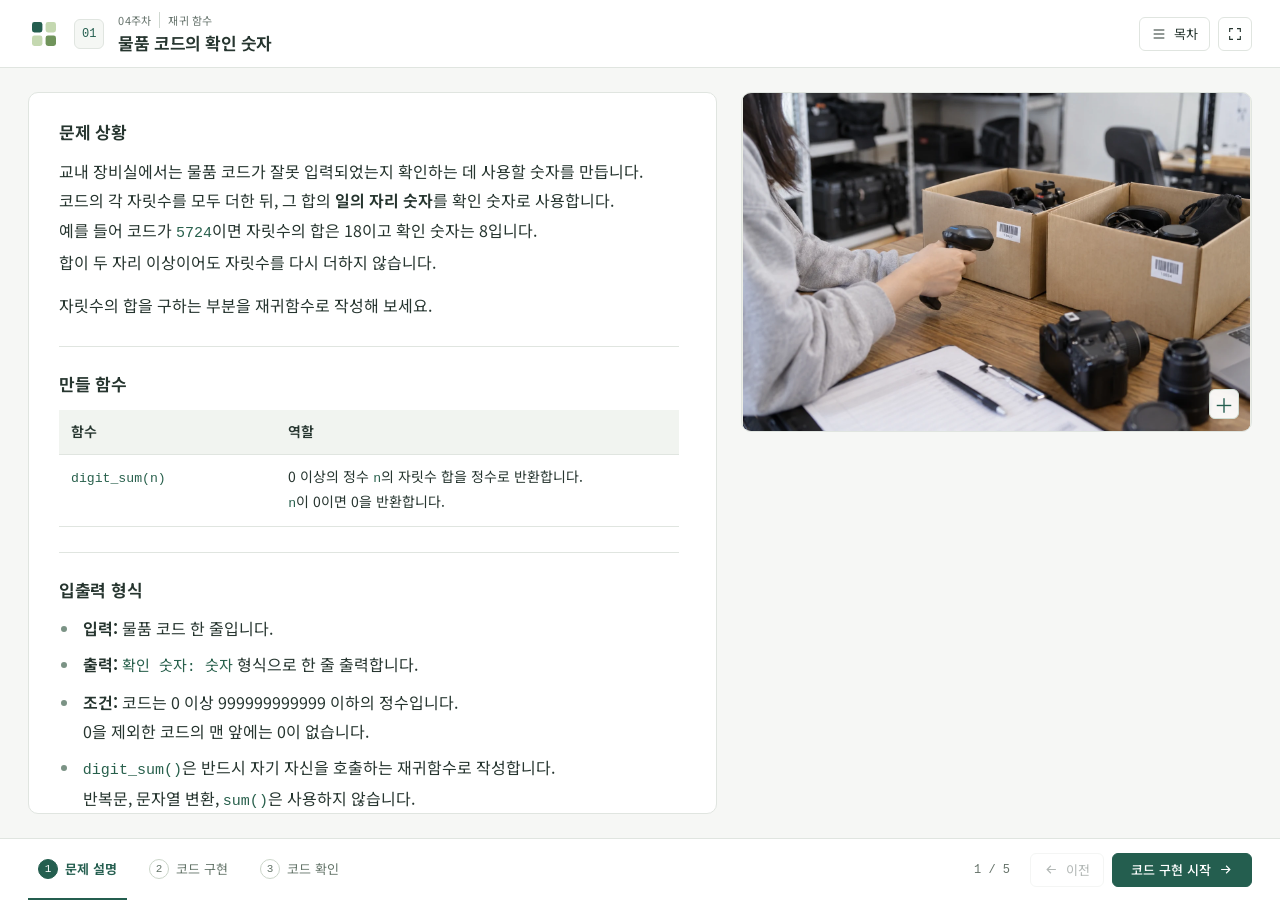
<file: website/week4_prac.html>
<!doctype html>
<html lang="ko">
<head>
<meta charset="utf-8">
<meta name="viewport" content="width=device-width, initial-scale=1">
<meta name="color-scheme" content="light">
<title>4주차 실습 — 재귀 함수</title>
<!-- Course loading screen: keep before embedded fonts and lesson data. -->
<style id="page-loader-style">
#page-loader{display:none;position:fixed;inset:0;z-index:10000;place-content:center;justify-items:center;gap:24px;background:#fafbf8;color:#245e4f;font:500 16px/1.5 system-ui,sans-serif;letter-spacing:-.3px}
html.page-is-loading #page-loader{display:grid}
html.page-is-loading{overflow:hidden}
#page-loader .loading-mark{display:grid;grid-template-columns:26px 26px;grid-template-rows:26px 26px;gap:8px}
#page-loader .loading-tile{position:relative;border-radius:6px;background:#c4d8b0;overflow:hidden}
#page-loader .loading-tile:nth-child(3){grid-area:2/2;background:#70945b}
#page-loader .loading-tile:nth-child(4){grid-area:2/1}
#page-loader .loading-tile::after{content:"";position:absolute;inset:0;background:#245e4f;opacity:0;animation:loading-clockwise 1.2s linear infinite;will-change:opacity}
#page-loader .loading-tile:nth-child(2)::after{animation-delay:-.9s}
#page-loader .loading-tile:nth-child(3)::after{animation-delay:-.6s}
#page-loader .loading-tile:nth-child(4)::after{animation-delay:-.3s}
#page-loader p{position:absolute;width:1px;height:1px;padding:0;margin:-1px;overflow:hidden;clip-path:inset(50%);white-space:nowrap}
@keyframes loading-clockwise{0%,20%,100%{opacity:1}25%,95%{opacity:0}}
@media(prefers-reduced-motion:reduce){#page-loader .loading-tile::after{animation:none;will-change:auto}#page-loader .loading-tile:first-child::after{opacity:1}}
</style>
<script>
(() => {
  const root = document.documentElement;
  let navigationTimer;
  let navigating = false;
  const setLoading = active => {
    root.classList.toggle('page-is-loading', active);
    root.setAttribute('aria-busy', String(active));
    document.querySelectorAll('.deck,.container').forEach(el => { el.inert = active; });
  };
  const finish = () => { clearTimeout(navigationTimer); navigating = false; setLoading(false); };
  setLoading(true);
  document.addEventListener('DOMContentLoaded', async () => {
    setLoading(true);
    const assets = [...document.images].map(img => img.decode().catch(() => {}));
    if (document.fonts) assets.push(document.fonts.ready);
    let assetTimer;
    await Promise.race([Promise.allSettled(assets), new Promise(resolve => { assetTimer = setTimeout(resolve, 8000); })]);
    clearTimeout(assetTimer);
    requestAnimationFrame(() => requestAnimationFrame(() => { if (!navigating) finish(); }));
  }, {once:true});
  window.addEventListener('pageshow', event => { if (event.persisted) finish(); });
  window.addEventListener('pagehide', () => clearTimeout(navigationTimer));
  window.navigateWithCourseLoader = (destination, replace = false) => {
    navigating = true;
    setLoading(true);
    clearTimeout(navigationTimer);
    navigationTimer = setTimeout(finish, 15000);
    requestAnimationFrame(() => setTimeout(() => location[replace ? 'replace' : 'assign'](destination), 0));
  };
  document.addEventListener('click', event => {
    const link = event.target.closest('a[href]');
    if (!link || event.defaultPrevented || event.button !== 0 || event.metaKey || event.ctrlKey || event.shiftKey || event.altKey || link.hasAttribute('download') || (link.target && link.target !== '_self')) return;
    const destination = new URL(link.href, location.href);
    if (destination.origin !== location.origin || !/\/(?:main|week\d+_prac)\.html$/.test(destination.pathname)) return;
    event.preventDefault();
    window.navigateWithCourseLoader(destination.href);
  });
})();
</script>


<!-- Embedded Noto Sans KR font license:
Copyright 2014-2021 Adobe (http://www.adobe.com/), with Reserved Font Name 'Source'

This Font Software is licensed under the SIL Open Font License, Version 1.1.
This license is copied below, and is also available with a FAQ at:
https://scripts.sil.org/OFL


-----------------------------------------------------------
SIL OPEN FONT LICENSE Version 1.1 - 26 February 2007
-----------------------------------------------------------

PREAMBLE
The goals of the Open Font License (OFL) are to stimulate worldwide
development of collaborative font projects, to support the font creation
efforts of academic and linguistic communities, and to provide a free and
open framework in which fonts may be shared and improved in partnership
with others.

The OFL allows the licensed fonts to be used, studied, modified and
redistributed freely as long as they are not sold by themselves. The
fonts, including any derivative works, can be bundled, embedded,
redistributed and/or sold with any software provided that any reserved
names are not used by derivative works. The fonts and derivatives,
however, cannot be released under any other type of license. The
requirement for fonts to remain under this license does not apply
to any document created using the fonts or their derivatives.

DEFINITIONS
"Font Software" refers to the set of files released by the Copyright
Holder(s) under this license and clearly marked as such. This may
include source files, build scripts and documentation.

"Reserved Font Name" refers to any names specified as such after the
copyright statement(s).

"Original Version" refers to the collection of Font Software components as
distributed by the Copyright Holder(s).

"Modified Version" refers to any derivative made by adding to, deleting,
or substituting -- in part or in whole -- any of the components of the
Original Version, by changing formats or by porting the Font Software to a
new environment.

"Author" refers to any designer, engineer, programmer, technical
writer or other person who contributed to the Font Software.

PERMISSION & CONDITIONS
Permission is hereby granted, free of charge, to any person obtaining
a copy of the Font Software, to use, study, copy, merge, embed, modify,
redistribute, and sell modified and unmodified copies of the Font
Software, subject to the following conditions:

1) Neither the Font Software nor any of its individual components,
in Original or Modified Versions, may be sold by itself.

2) Original or Modified Versions of the Font Software may be bundled,
redistributed and/or sold with any software, provided that each copy
contains the above copyright notice and this license. These can be
included either as stand-alone text files, human-readable headers or
in the appropriate machine-readable metadata fields within text or
binary files as long as those fields can be easily viewed by the user.

3) No Modified Version of the Font Software may use the Reserved Font
Name(s) unless explicit written permission is granted by the corresponding
Copyright Holder. This restriction only applies to the primary font name as
presented to the users.

4) The name(s) of the Copyright Holder(s) or the Author(s) of the Font
Software shall not be used to promote, endorse or advertise any
Modified Version, except to acknowledge the contribution(s) of the
Copyright Holder(s) and the Author(s) or with their explicit written
permission.

5) The Font Software, modified or unmodified, in part or in whole,
must be distributed entirely under this license, and must not be
distributed under any other license. The requirement for fonts to
remain under this license does not apply to any document created
using the Font Software.

TERMINATION
This license becomes null and void if any of the above conditions are
not met.

DISCLAIMER
THE FONT SOFTWARE IS PROVIDED "AS IS", WITHOUT WARRANTY OF ANY KIND,
EXPRESS OR IMPLIED, INCLUDING BUT NOT LIMITED TO ANY WARRANTIES OF
MERCHANTABILITY, FITNESS FOR A PARTICULAR PURPOSE AND NONINFRINGEMENT
OF COPYRIGHT, PATENT, TRADEMARK, OR OTHER RIGHT. IN NO EVENT SHALL THE
COPYRIGHT HOLDER BE LIABLE FOR ANY CLAIM, DAMAGES OR OTHER LIABILITY,
INCLUDING ANY GENERAL, SPECIAL, INDIRECT, INCIDENTAL, OR CONSEQUENTIAL
DAMAGES, WHETHER IN AN ACTION OF CONTRACT, TORT OR OTHERWISE, ARISING
FROM, OUT OF THE USE OR INABILITY TO USE THE FONT SOFTWARE OR FROM
OTHER DEALINGS IN THE FONT SOFTWARE.

-->
<link rel="stylesheet" href="assets/course.css">
<link rel="stylesheet" href="assets/diagrams.css">
<link rel="stylesheet" href="assets/lesson.css">
</head>
<!-- Noto Sans KR subset, SIL Open Font License.
Copyright 2014-2021 Adobe (http://www.adobe.com/), with Reserved Font Name 'Source'

This Font Software is licensed under the SIL Open Font License, Version 1.1.
This license is copied below, and is also available with a FAQ at:
https://scripts.sil.org/OFL


-----------------------------------------------------------
SIL OPEN FONT LICENSE Version 1.1 - 26 February 2007
-----------------------------------------------------------

PREAMBLE
The goals of the Open Font License (OFL) are to stimulate worldwide
development of collaborative font projects, to support the font creation
efforts of academic and linguistic communities, and to provide a free and
open framework in which fonts may be shared and improved in partnership
with others.

The OFL allows the licensed fonts to be used, studied, modified and
redistributed freely as long as they are not sold by themselves. The
fonts, including any derivative works, can be bundled, embedded,
redistributed and/or sold with any software provided that any reserved
names are not used by derivative works. The fonts and derivatives,
however, cannot be released under any other type of license. The
requirement for fonts to remain under this license does not apply
to any document created using the fonts or their derivatives.

DEFINITIONS
"Font Software" refers to the set of files released by the Copyright
Holder(s) under this license and clearly marked as such. This may
include source files, build scripts and documentation.

"Reserved Font Name" refers to any names specified as such after the
copyright statement(s).

"Original Version" refers to the collection of Font Software components as
distributed by the Copyright Holder(s).

"Modified Version" refers to any derivative made by adding to, deleting,
or substituting -- in part or in whole -- any of the components of the
Original Version, by changing formats or by porting the Font Software to a
new environment.

"Author" refers to any designer, engineer, programmer, technical
writer or other person who contributed to the Font Software.

PERMISSION & CONDITIONS
Permission is hereby granted, free of charge, to any person obtaining
a copy of the Font Software, to use, study, copy, merge, embed, modify,
redistribute, and sell modified and unmodified copies of the Font
Software, subject to the following conditions:

1) Neither the Font Software nor any of its individual components,
in Original or Modified Versions, may be sold by itself.

2) Original or Modified Versions of the Font Software may be bundled,
redistributed and/or sold with any software, provided that each copy
contains the above copyright notice and this license. These can be
included either as stand-alone text files, human-readable headers or
in the appropriate machine-readable metadata fields within text or
binary files as long as those fields can be easily viewed by the user.

3) No Modified Version of the Font Software may use the Reserved Font
Name(s) unless explicit written permission is granted by the corresponding
Copyright Holder. This restriction only applies to the primary font name as
presented to the users.

4) The name(s) of the Copyright Holder(s) or the Author(s) of the Font
Software shall not be used to promote, endorse or advertise any
Modified Version, except to acknowledge the contribution(s) of the
Copyright Holder(s) and the Author(s) or with their explicit written
permission.

5) The Font Software, modified or unmodified, in part or in whole,
must be distributed entirely under this license, and must not be
distributed under any other license. The requirement for fonts to
remain under this license does not apply to any document created
using the Font Software.

TERMINATION
This license becomes null and void if any of the above conditions are
not met.

DISCLAIMER
THE FONT SOFTWARE IS PROVIDED "AS IS", WITHOUT WARRANTY OF ANY KIND,
EXPRESS OR IMPLIED, INCLUDING BUT NOT LIMITED TO ANY WARRANTIES OF
MERCHANTABILITY, FITNESS FOR A PARTICULAR PURPOSE AND NONINFRINGEMENT
OF COPYRIGHT, PATENT, TRADEMARK, OR OTHER RIGHT. IN NO EVENT SHALL THE
COPYRIGHT HOLDER BE LIABLE FOR ANY CLAIM, DAMAGES OR OTHER LIABILITY,
INCLUDING ANY GENERAL, SPECIAL, INDIRECT, INCIDENTAL, OR CONSEQUENTIAL
DAMAGES, WHETHER IN AN ACTION OF CONTRACT, TORT OR OTHERWISE, ARISING
FROM, OUT OF THE USE OR INABILITY TO USE THE FONT SOFTWARE OR FROM
OTHER DEALINGS IN THE FONT SOFTWARE.

-->
<body>
<div id="page-loader" role="status" aria-live="polite" aria-label="자료를 불러오는 중">
  <div class="loading-mark" aria-hidden="true"><span class="loading-tile"></span><span class="loading-tile"></span><span class="loading-tile"></span><span class="loading-tile"></span></div>
  <p>자료를 불러오는 중</p>
</div>
<style id="embedded-fonts">
@font-face{font-family:"Practice Sans";src:url([data-uri]) format("woff2");font-style:normal;font-weight:100 900;font-display:swap}
</style>
<a class="skip-link" href="#stage">실습 내용으로 이동</a>
<div class="deck" id="deck">
 <header class="topbar">
 <a class="home-link brand-home" id="home-link" href="main.html" title="컴퓨팅핵심 · 전체 주차" aria-label="컴퓨팅핵심 전체 주차"><svg class="brand-mark" viewBox="0 0 30 30" fill="none" aria-hidden="true"><rect width="13" height="13" rx="3" fill="#245e4f"/><rect x="17" width="13" height="13" rx="3" fill="#c4d8b0"/><rect y="17" width="13" height="13" rx="3" fill="#c4d8b0"/><rect x="17" y="17" width="13" height="13" rx="3" fill="#70945b"/></svg></a>
  <span class="lesson-badge" id="lesson-badge">시작</span>
  <div class="lesson-heading"><span class="week-context">04주차<span>재귀 함수</span></span><h1 class="lesson-title" id="lesson-title"></h1></div>
  <div class="top-actions">
   <button class="utility-button" id="menu-button" title="문제 목차"><svg width="21" height="21" viewBox="0 0 24 24" fill="none" stroke="currentColor" stroke-width="1.7"><path d="M4 6h16M4 12h16M4 18h16"/></svg><span class="button-label">목차</span></button>
   <button class="utility-button icon-button" id="fullscreen-button" title="전체 화면 (F)" aria-label="전체 화면"><svg width="23" height="23" viewBox="0 0 24 24" fill="none" stroke="currentColor" stroke-width="1.7"><path d="M9 4H4v5m11-5h5v5M4 15v5h5m11-5v5h-5"/></svg></button>
  </div>
 </header>
 <main class="stage" id="stage" tabindex="-1">
  <section class="problem-screen" id="problem-screen" aria-label="문제 설명">
   <article class="problem-copy" id="problem-copy" tabindex="0" aria-label="문제 전문"></article>
   <figure class="scene" id="scene"></figure>
  </section>
  <section class="work-screen" id="work-screen" aria-label="코드 구현 시작하기" hidden>
   <aside class="io-panel" id="io-panel" aria-label="입출력 안내"></aside>
   <section class="code-panel" id="code-panel" aria-label="Python 코드">
    <div class="code-header"><span class="code-context" id="code-context">Python</span><div class="code-actions"><button class="copy-button" id="copy-button" title="화면의 코드 복사"><svg width="21" height="21" viewBox="0 0 24 24" fill="none" stroke="currentColor" stroke-width="1.6"><rect x="8" y="8" width="12" height="12" rx="2"/><path d="M16 8V4H4v12h4"/></svg>코드 복사</button><button class="restart-button" id="restart-button" title="코드 구현 처음부터" aria-label="코드 구현 처음부터"><svg width="21" height="21" viewBox="0 0 24 24" fill="none" stroke="currentColor" stroke-width="1.7" stroke-linecap="round" stroke-linejoin="round" aria-hidden="true"><path d="M3 10a9 9 0 1 1 2 8M3 4v6h6"/></svg></button></div></div>
    <div class="code-scroll" id="code-scroll" tabindex="0" aria-label="코드"></div>
    <div class="explanation" id="explanation" role="status" aria-live="polite" aria-atomic="true"><h2 id="explanation-title"></h2><p id="explanation-body"></p></div>
   </section>
   <section class="runtime" id="runtime" aria-label="실행 시각화" hidden>
    <div class="runtime-header"><h2>재귀 호출과 복귀</h2><select class="case-select" id="case-select" aria-label="실행할 테스트"></select></div>
    <div class="memory" id="memory" aria-label="호출별 인수와 지역 변수"></div>
    <div class="output-panel"><div class="output-heading"><span>출력</span><span class="finished-label" id="finished-label" hidden>실행 완료</span></div><div class="output-lines" id="output-lines" aria-label="출력 결과"></div></div>
   </section>
  </section>
 </main>
 <footer class="footer">
  <nav class="phases" aria-label="수업 화면"><button class="phase active" data-phase="problem"><span class="phase-num">1</span>문제 설명</button><button class="phase" data-phase="build"><span class="phase-num">2</span>코드 구현</button><button class="phase" data-phase="run"><span class="phase-num">3</span>코드 확인</button></nav>
  <div class="controls"><span class="counter" id="counter"></span><button class="control" id="previous-button"><svg viewBox="0 0 24 24" fill="none" stroke="currentColor" stroke-width="1.8"><path d="M19 12H5m6-6-6 6 6 6"/></svg>이전</button><button class="control primary" id="next-button"><span id="next-label">코드 구현 시작</span><svg viewBox="0 0 24 24" fill="none" stroke="currentColor" stroke-width="1.8"><path d="M5 12h14m-6-6 6 6-6 6"/></svg></button></div>
 </footer>
</div>
<div class="toast" id="toast" role="status" hidden></div>
<div class="modal-backdrop" id="modal-backdrop" hidden><section class="modal" id="modal" role="dialog" aria-modal="true" aria-labelledby="modal-title"><div class="modal-header"><h2 id="modal-title"></h2><button class="utility-button icon-button" id="close-modal" aria-label="닫기">✕</button></div><div class="modal-content" id="modal-content"></div></section></div>
<noscript><p style="padding:30px;font-size:24px">코드 구현과 실행 시각화를 사용하려면 브라우저의 JavaScript를 켜 주세요.</p></noscript>
<script id="lesson-data" type="application/json">[{"id":"digits","title":"물품 코드의 확인 숫자","tag":"도전문제 1","problemNumber":1,"statement":"**문제 상황**\n\n교내 장비실에서는 물품 코드가 잘못 입력되었는지 확인하는 데 사용할 숫자를 만듭니다.\n코드의 각 자릿수를 모두 더한 뒤, 그 합의 **일의 자리 숫자**를 확인 숫자로 사용합니다.\n예를 들어 코드가 `5724`이면 자릿수의 합은 18이고 확인 숫자는 8입니다.\n합이 두 자리 이상이어도 자릿수를 다시 더하지 않습니다.\n\n자릿수의 합을 구하는 부분을 재귀함수로 작성해 보세요.\n\n**만들 함수**\n\n| 함수 | 역할 |\n| --- | --- |\n| `digit_sum(n)` | 0 이상의 정수 `n`의 자릿수 합을 정수로 반환합니다. `n`이 0이면 0을 반환합니다. |\n\n**입출력 형식**\n\n- **입력:** 물품 코드 한 줄입니다.\n- **출력:** `확인 숫자: 숫자` 형식으로 한 줄 출력합니다.\n- **조건:** 코드는 0 이상 999999999999 이하의 정수입니다. 0을 제외한 코드의 맨 앞에는 0이 없습니다.\n- `digit_sum()`은 반드시 자기 자신을 호출하는 재귀함수로 작성합니다. 반복문, 문자열 변환, `sum()`은 사용하지 않습니다.\n\n**작성 안내**\n\n아래 `To Do` 셀에서 **함수 정의, 입력, 함수 호출, 출력까지 전체 코드**를 작성하세요.\n입력은 `number`에 저장하고, 입력 안내 문구는 `물품 코드: `를 사용합니다.\n함수가 반환한 자릿수 합으로 확인 숫자를 구해 `check`에 저장한 뒤 출력합니다.\n\n재귀 호출 없이 답을 반환할 수 있는 경우를 먼저 정하고, 호출할 때마다 처리할 자릿수가 줄어들도록 만드세요.\n`digit_sum()` 안에서는 합을 반환하고, 입력과 출력은 함수 밖에서 처리합니다.\n\n**입력 예시**\n```\n5724\n```\n\n**출력 예시**\n```\n물품 코드: 5724\n확인 숫자: 8\n```\n","skeleton":"# To Do\n\n# 자릿수의 합을 반환하는 재귀함수 digit_sum(n)을 정의하세요.\n\n\n# 물품 코드를 입력받아 number에 저장하세요.\n\n\n# 재귀함수의 반환값으로 확인 숫자 check를 구하고 출력하세요.\n","code":"def digit_sum(n):\n    if n < 10:\n        return n\n    return n % 10 + digit_sum(n // 10)\n\nnumber = int(input(\"물품 코드: \"))\n\ncheck = digit_sum(number) % 10\nprint(f\"확인 숫자: {check}\")","image":"assets/illustrations/1d07adf8481bca6f7d24.webp","imageAlt":"대여 물품 상자에 붙은 식별 코드를 확인하는 모습","inputSpec":"물품 코드 한 줄 (0 이상 정수)","outputSpec":"확인 숫자: 숫자","cases":[{"label":"기본 예제","input":["5724"],"expected":"확인 숫자: 8","fullOutput":"물품 코드: 5724\n확인 숫자: 8","trace":[{"line":6,"kind":"line","scope":"<module>","value":null,"before":{"vars":{},"frames":[],"output":[]},"state":{"vars":{"number":5724},"frames":[],"output":[]}},{"line":8,"kind":"call","scope":"digit_sum","value":null,"before":{"vars":{"number":5724},"frames":[],"output":[]},"state":{"vars":{"number":5724},"frames":[{"id":1,"name":"digit_sum","line":1,"vars":{"n":5724}}],"output":[]},"callId":1},{"line":2,"kind":"condition","scope":"digit_sum","value":false,"before":{"vars":{"number":5724},"frames":[{"id":1,"name":"digit_sum","line":1,"vars":{"n":5724}}],"output":[]},"state":{"vars":{"number":5724},"frames":[{"id":1,"name":"digit_sum","line":4,"vars":{"n":5724}}],"output":[]}},{"line":4,"kind":"call","scope":"digit_sum","value":null,"before":{"vars":{"number":5724},"frames":[{"id":1,"name":"digit_sum","line":4,"vars":{"n":5724}}],"output":[]},"state":{"vars":{"number":5724},"frames":[{"id":1,"name":"digit_sum","line":4,"vars":{"n":5724}},{"id":2,"name":"digit_sum","line":1,"vars":{"n":572}}],"output":[]},"callId":2},{"line":2,"kind":"condition","scope":"digit_sum","value":false,"before":{"vars":{"number":5724},"frames":[{"id":1,"name":"digit_sum","line":4,"vars":{"n":5724}},{"id":2,"name":"digit_sum","line":1,"vars":{"n":572}}],"output":[]},"state":{"vars":{"number":5724},"frames":[{"id":1,"name":"digit_sum","line":4,"vars":{"n":5724}},{"id":2,"name":"digit_sum","line":4,"vars":{"n":572}}],"output":[]}},{"line":4,"kind":"call","scope":"digit_sum","value":null,"before":{"vars":{"number":5724},"frames":[{"id":1,"name":"digit_sum","line":4,"vars":{"n":5724}},{"id":2,"name":"digit_sum","line":4,"vars":{"n":572}}],"output":[]},"state":{"vars":{"number":5724},"frames":[{"id":1,"name":"digit_sum","line":4,"vars":{"n":5724}},{"id":2,"name":"digit_sum","line":4,"vars":{"n":572}},{"id":3,"name":"digit_sum","line":1,"vars":{"n":57}}],"output":[]},"callId":3},{"line":2,"kind":"condition","scope":"digit_sum","value":false,"before":{"vars":{"number":5724},"frames":[{"id":1,"name":"digit_sum","line":4,"vars":{"n":5724}},{"id":2,"name":"digit_sum","line":4,"vars":{"n":572}},{"id":3,"name":"digit_sum","line":1,"vars":{"n":57}}],"output":[]},"state":{"vars":{"number":5724},"frames":[{"id":1,"name":"digit_sum","line":4,"vars":{"n":5724}},{"id":2,"name":"digit_sum","line":4,"vars":{"n":572}},{"id":3,"name":"digit_sum","line":4,"vars":{"n":57}}],"output":[]}},{"line":4,"kind":"call","scope":"digit_sum","value":null,"before":{"vars":{"number":5724},"frames":[{"id":1,"name":"digit_sum","line":4,"vars":{"n":5724}},{"id":2,"name":"digit_sum","line":4,"vars":{"n":572}},{"id":3,"name":"digit_sum","line":4,"vars":{"n":57}}],"output":[]},"state":{"vars":{"number":5724},"frames":[{"id":1,"name":"digit_sum","line":4,"vars":{"n":5724}},{"id":2,"name":"digit_sum","line":4,"vars":{"n":572}},{"id":3,"name":"digit_sum","line":4,"vars":{"n":57}},{"id":4,"name":"digit_sum","line":1,"vars":{"n":5}}],"output":[]},"callId":4},{"line":2,"kind":"condition","scope":"digit_sum","value":true,"before":{"vars":{"number":5724},"frames":[{"id":1,"name":"digit_sum","line":4,"vars":{"n":5724}},{"id":2,"name":"digit_sum","line":4,"vars":{"n":572}},{"id":3,"name":"digit_sum","line":4,"vars":{"n":57}},{"id":4,"name":"digit_sum","line":1,"vars":{"n":5}}],"output":[]},"state":{"vars":{"number":5724},"frames":[{"id":1,"name":"digit_sum","line":4,"vars":{"n":5724}},{"id":2,"name":"digit_sum","line":4,"vars":{"n":572}},{"id":3,"name":"digit_sum","line":4,"vars":{"n":57}},{"id":4,"name":"digit_sum","line":3,"vars":{"n":5}}],"output":[]}},{"line":3,"kind":"return","scope":"digit_sum","value":5,"before":{"vars":{"number":5724},"frames":[{"id":1,"name":"digit_sum","line":4,"vars":{"n":5724}},{"id":2,"name":"digit_sum","line":4,"vars":{"n":572}},{"id":3,"name":"digit_sum","line":4,"vars":{"n":57}},{"id":4,"name":"digit_sum","line":3,"vars":{"n":5}}],"output":[]},"state":{"vars":{"number":5724},"frames":[{"id":1,"name":"digit_sum","line":4,"vars":{"n":5724}},{"id":2,"name":"digit_sum","line":4,"vars":{"n":572}},{"id":3,"name":"digit_sum","line":4,"vars":{"n":57}}],"output":[]},"returnId":4,"returnVars":{"n":5},"implicit":false,"callerLine":4},{"line":4,"kind":"return","scope":"digit_sum","value":12,"before":{"vars":{"number":5724},"frames":[{"id":1,"name":"digit_sum","line":4,"vars":{"n":5724}},{"id":2,"name":"digit_sum","line":4,"vars":{"n":572}},{"id":3,"name":"digit_sum","line":4,"vars":{"n":57}}],"output":[]},"state":{"vars":{"number":5724},"frames":[{"id":1,"name":"digit_sum","line":4,"vars":{"n":5724}},{"id":2,"name":"digit_sum","line":4,"vars":{"n":572}}],"output":[]},"returnId":3,"returnVars":{"n":57},"implicit":false,"callerLine":4},{"line":4,"kind":"return","scope":"digit_sum","value":14,"before":{"vars":{"number":5724},"frames":[{"id":1,"name":"digit_sum","line":4,"vars":{"n":5724}},{"id":2,"name":"digit_sum","line":4,"vars":{"n":572}}],"output":[]},"state":{"vars":{"number":5724},"frames":[{"id":1,"name":"digit_sum","line":4,"vars":{"n":5724}}],"output":[]},"returnId":2,"returnVars":{"n":572},"implicit":false,"callerLine":4},{"line":4,"kind":"return","scope":"digit_sum","value":18,"before":{"vars":{"number":5724},"frames":[{"id":1,"name":"digit_sum","line":4,"vars":{"n":5724}}],"output":[]},"state":{"vars":{"number":5724},"frames":[],"output":[]},"returnId":1,"returnVars":{"n":5724},"implicit":false,"callerLine":8},{"line":8,"kind":"line","scope":"<module>","value":null,"before":{"vars":{"number":5724},"frames":[],"output":[]},"state":{"vars":{"number":5724,"check":8},"frames":[],"output":[]}},{"line":9,"kind":"line","scope":"<module>","value":null,"before":{"vars":{"number":5724,"check":8},"frames":[],"output":[]},"state":{"vars":{"number":5724,"check":8},"frames":[],"output":["확인 숫자: 8"]}}]},{"label":"합의 일의 자리","input":["90008"],"expected":"확인 숫자: 7","fullOutput":"물품 코드: 90008\n확인 숫자: 7","trace":[{"line":6,"kind":"line","scope":"<module>","value":null,"before":{"vars":{},"frames":[],"output":[]},"state":{"vars":{"number":90008},"frames":[],"output":[]}},{"line":8,"kind":"call","scope":"digit_sum","value":null,"before":{"vars":{"number":90008},"frames":[],"output":[]},"state":{"vars":{"number":90008},"frames":[{"id":1,"name":"digit_sum","line":1,"vars":{"n":90008}}],"output":[]},"callId":1},{"line":2,"kind":"condition","scope":"digit_sum","value":false,"before":{"vars":{"number":90008},"frames":[{"id":1,"name":"digit_sum","line":1,"vars":{"n":90008}}],"output":[]},"state":{"vars":{"number":90008},"frames":[{"id":1,"name":"digit_sum","line":4,"vars":{"n":90008}}],"output":[]}},{"line":4,"kind":"call","scope":"digit_sum","value":null,"before":{"vars":{"number":90008},"frames":[{"id":1,"name":"digit_sum","line":4,"vars":{"n":90008}}],"output":[]},"state":{"vars":{"number":90008},"frames":[{"id":1,"name":"digit_sum","line":4,"vars":{"n":90008}},{"id":2,"name":"digit_sum","line":1,"vars":{"n":9000}}],"output":[]},"callId":2},{"line":2,"kind":"condition","scope":"digit_sum","value":false,"before":{"vars":{"number":90008},"frames":[{"id":1,"name":"digit_sum","line":4,"vars":{"n":90008}},{"id":2,"name":"digit_sum","line":1,"vars":{"n":9000}}],"output":[]},"state":{"vars":{"number":90008},"frames":[{"id":1,"name":"digit_sum","line":4,"vars":{"n":90008}},{"id":2,"name":"digit_sum","line":4,"vars":{"n":9000}}],"output":[]}},{"line":4,"kind":"call","scope":"digit_sum","value":null,"before":{"vars":{"number":90008},"frames":[{"id":1,"name":"digit_sum","line":4,"vars":{"n":90008}},{"id":2,"name":"digit_sum","line":4,"vars":{"n":9000}}],"output":[]},"state":{"vars":{"number":90008},"frames":[{"id":1,"name":"digit_sum","line":4,"vars":{"n":90008}},{"id":2,"name":"digit_sum","line":4,"vars":{"n":9000}},{"id":3,"name":"digit_sum","line":1,"vars":{"n":900}}],"output":[]},"callId":3},{"line":2,"kind":"condition","scope":"digit_sum","value":false,"before":{"vars":{"number":90008},"frames":[{"id":1,"name":"digit_sum","line":4,"vars":{"n":90008}},{"id":2,"name":"digit_sum","line":4,"vars":{"n":9000}},{"id":3,"name":"digit_sum","line":1,"vars":{"n":900}}],"output":[]},"state":{"vars":{"number":90008},"frames":[{"id":1,"name":"digit_sum","line":4,"vars":{"n":90008}},{"id":2,"name":"digit_sum","line":4,"vars":{"n":9000}},{"id":3,"name":"digit_sum","line":4,"vars":{"n":900}}],"output":[]}},{"line":4,"kind":"call","scope":"digit_sum","value":null,"before":{"vars":{"number":90008},"frames":[{"id":1,"name":"digit_sum","line":4,"vars":{"n":90008}},{"id":2,"name":"digit_sum","line":4,"vars":{"n":9000}},{"id":3,"name":"digit_sum","line":4,"vars":{"n":900}}],"output":[]},"state":{"vars":{"number":90008},"frames":[{"id":1,"name":"digit_sum","line":4,"vars":{"n":90008}},{"id":2,"name":"digit_sum","line":4,"vars":{"n":9000}},{"id":3,"name":"digit_sum","line":4,"vars":{"n":900}},{"id":4,"name":"digit_sum","line":1,"vars":{"n":90}}],"output":[]},"callId":4},{"line":2,"kind":"condition","scope":"digit_sum","value":false,"before":{"vars":{"number":90008},"frames":[{"id":1,"name":"digit_sum","line":4,"vars":{"n":90008}},{"id":2,"name":"digit_sum","line":4,"vars":{"n":9000}},{"id":3,"name":"digit_sum","line":4,"vars":{"n":900}},{"id":4,"name":"digit_sum","line":1,"vars":{"n":90}}],"output":[]},"state":{"vars":{"number":90008},"frames":[{"id":1,"name":"digit_sum","line":4,"vars":{"n":90008}},{"id":2,"name":"digit_sum","line":4,"vars":{"n":9000}},{"id":3,"name":"digit_sum","line":4,"vars":{"n":900}},{"id":4,"name":"digit_sum","line":4,"vars":{"n":90}}],"output":[]}},{"line":4,"kind":"call","scope":"digit_sum","value":null,"before":{"vars":{"number":90008},"frames":[{"id":1,"name":"digit_sum","line":4,"vars":{"n":90008}},{"id":2,"name":"digit_sum","line":4,"vars":{"n":9000}},{"id":3,"name":"digit_sum","line":4,"vars":{"n":900}},{"id":4,"name":"digit_sum","line":4,"vars":{"n":90}}],"output":[]},"state":{"vars":{"number":90008},"frames":[{"id":1,"name":"digit_sum","line":4,"vars":{"n":90008}},{"id":2,"name":"digit_sum","line":4,"vars":{"n":9000}},{"id":3,"name":"digit_sum","line":4,"vars":{"n":900}},{"id":4,"name":"digit_sum","line":4,"vars":{"n":90}},{"id":5,"name":"digit_sum","line":1,"vars":{"n":9}}],"output":[]},"callId":5},{"line":2,"kind":"condition","scope":"digit_sum","value":true,"before":{"vars":{"number":90008},"frames":[{"id":1,"name":"digit_sum","line":4,"vars":{"n":90008}},{"id":2,"name":"digit_sum","line":4,"vars":{"n":9000}},{"id":3,"name":"digit_sum","line":4,"vars":{"n":900}},{"id":4,"name":"digit_sum","line":4,"vars":{"n":90}},{"id":5,"name":"digit_sum","line":1,"vars":{"n":9}}],"output":[]},"state":{"vars":{"number":90008},"frames":[{"id":1,"name":"digit_sum","line":4,"vars":{"n":90008}},{"id":2,"name":"digit_sum","line":4,"vars":{"n":9000}},{"id":3,"name":"digit_sum","line":4,"vars":{"n":900}},{"id":4,"name":"digit_sum","line":4,"vars":{"n":90}},{"id":5,"name":"digit_sum","line":3,"vars":{"n":9}}],"output":[]}},{"line":3,"kind":"return","scope":"digit_sum","value":9,"before":{"vars":{"number":90008},"frames":[{"id":1,"name":"digit_sum","line":4,"vars":{"n":90008}},{"id":2,"name":"digit_sum","line":4,"vars":{"n":9000}},{"id":3,"name":"digit_sum","line":4,"vars":{"n":900}},{"id":4,"name":"digit_sum","line":4,"vars":{"n":90}},{"id":5,"name":"digit_sum","line":3,"vars":{"n":9}}],"output":[]},"state":{"vars":{"number":90008},"frames":[{"id":1,"name":"digit_sum","line":4,"vars":{"n":90008}},{"id":2,"name":"digit_sum","line":4,"vars":{"n":9000}},{"id":3,"name":"digit_sum","line":4,"vars":{"n":900}},{"id":4,"name":"digit_sum","line":4,"vars":{"n":90}}],"output":[]},"returnId":5,"returnVars":{"n":9},"implicit":false,"callerLine":4},{"line":4,"kind":"return","scope":"digit_sum","value":9,"before":{"vars":{"number":90008},"frames":[{"id":1,"name":"digit_sum","line":4,"vars":{"n":90008}},{"id":2,"name":"digit_sum","line":4,"vars":{"n":9000}},{"id":3,"name":"digit_sum","line":4,"vars":{"n":900}},{"id":4,"name":"digit_sum","line":4,"vars":{"n":90}}],"output":[]},"state":{"vars":{"number":90008},"frames":[{"id":1,"name":"digit_sum","line":4,"vars":{"n":90008}},{"id":2,"name":"digit_sum","line":4,"vars":{"n":9000}},{"id":3,"name":"digit_sum","line":4,"vars":{"n":900}}],"output":[]},"returnId":4,"returnVars":{"n":90},"implicit":false,"callerLine":4},{"line":4,"kind":"return","scope":"digit_sum","value":9,"before":{"vars":{"number":90008},"frames":[{"id":1,"name":"digit_sum","line":4,"vars":{"n":90008}},{"id":2,"name":"digit_sum","line":4,"vars":{"n":9000}},{"id":3,"name":"digit_sum","line":4,"vars":{"n":900}}],"output":[]},"state":{"vars":{"number":90008},"frames":[{"id":1,"name":"digit_sum","line":4,"vars":{"n":90008}},{"id":2,"name":"digit_sum","line":4,"vars":{"n":9000}}],"output":[]},"returnId":3,"returnVars":{"n":900},"implicit":false,"callerLine":4},{"line":4,"kind":"return","scope":"digit_sum","value":9,"before":{"vars":{"number":90008},"frames":[{"id":1,"name":"digit_sum","line":4,"vars":{"n":90008}},{"id":2,"name":"digit_sum","line":4,"vars":{"n":9000}}],"output":[]},"state":{"vars":{"number":90008},"frames":[{"id":1,"name":"digit_sum","line":4,"vars":{"n":90008}}],"output":[]},"returnId":2,"returnVars":{"n":9000},"implicit":false,"callerLine":4},{"line":4,"kind":"return","scope":"digit_sum","value":17,"before":{"vars":{"number":90008},"frames":[{"id":1,"name":"digit_sum","line":4,"vars":{"n":90008}}],"output":[]},"state":{"vars":{"number":90008},"frames":[],"output":[]},"returnId":1,"returnVars":{"n":90008},"implicit":false,"callerLine":8},{"line":8,"kind":"line","scope":"<module>","value":null,"before":{"vars":{"number":90008},"frames":[],"output":[]},"state":{"vars":{"number":90008,"check":7},"frames":[],"output":[]}},{"line":9,"kind":"line","scope":"<module>","value":null,"before":{"vars":{"number":90008,"check":7},"frames":[],"output":[]},"state":{"vars":{"number":90008,"check":7},"frames":[],"output":["확인 숫자: 7"]}}]},{"label":"코드가 0","input":["0"],"expected":"확인 숫자: 0","fullOutput":"물품 코드: 0\n확인 숫자: 0","trace":[{"line":6,"kind":"line","scope":"<module>","value":null,"before":{"vars":{},"frames":[],"output":[]},"state":{"vars":{"number":0},"frames":[],"output":[]}},{"line":8,"kind":"call","scope":"digit_sum","value":null,"before":{"vars":{"number":0},"frames":[],"output":[]},"state":{"vars":{"number":0},"frames":[{"id":1,"name":"digit_sum","line":1,"vars":{"n":0}}],"output":[]},"callId":1},{"line":2,"kind":"condition","scope":"digit_sum","value":true,"before":{"vars":{"number":0},"frames":[{"id":1,"name":"digit_sum","line":1,"vars":{"n":0}}],"output":[]},"state":{"vars":{"number":0},"frames":[{"id":1,"name":"digit_sum","line":3,"vars":{"n":0}}],"output":[]}},{"line":3,"kind":"return","scope":"digit_sum","value":0,"before":{"vars":{"number":0},"frames":[{"id":1,"name":"digit_sum","line":3,"vars":{"n":0}}],"output":[]},"state":{"vars":{"number":0},"frames":[],"output":[]},"returnId":1,"returnVars":{"n":0},"implicit":false,"callerLine":8},{"line":8,"kind":"line","scope":"<module>","value":null,"before":{"vars":{"number":0},"frames":[],"output":[]},"state":{"vars":{"number":0,"check":0},"frames":[],"output":[]}},{"line":9,"kind":"line","scope":"<module>","value":null,"before":{"vars":{"number":0,"check":0},"frames":[],"output":[]},"state":{"vars":{"number":0,"check":0},"frames":[],"output":["확인 숫자: 0"]}}]},{"label":"한 자리 코드","input":["7"],"expected":"확인 숫자: 7","fullOutput":"물품 코드: 7\n확인 숫자: 7","trace":[{"line":6,"kind":"line","scope":"<module>","value":null,"before":{"vars":{},"frames":[],"output":[]},"state":{"vars":{"number":7},"frames":[],"output":[]}},{"line":8,"kind":"call","scope":"digit_sum","value":null,"before":{"vars":{"number":7},"frames":[],"output":[]},"state":{"vars":{"number":7},"frames":[{"id":1,"name":"digit_sum","line":1,"vars":{"n":7}}],"output":[]},"callId":1},{"line":2,"kind":"condition","scope":"digit_sum","value":true,"before":{"vars":{"number":7},"frames":[{"id":1,"name":"digit_sum","line":1,"vars":{"n":7}}],"output":[]},"state":{"vars":{"number":7},"frames":[{"id":1,"name":"digit_sum","line":3,"vars":{"n":7}}],"output":[]}},{"line":3,"kind":"return","scope":"digit_sum","value":7,"before":{"vars":{"number":7},"frames":[{"id":1,"name":"digit_sum","line":3,"vars":{"n":7}}],"output":[]},"state":{"vars":{"number":7},"frames":[],"output":[]},"returnId":1,"returnVars":{"n":7},"implicit":false,"callerLine":8},{"line":8,"kind":"line","scope":"<module>","value":null,"before":{"vars":{"number":7},"frames":[],"output":[]},"state":{"vars":{"number":7,"check":7},"frames":[],"output":[]}},{"line":9,"kind":"line","scope":"<module>","value":null,"before":{"vars":{"number":7,"check":7},"frames":[],"output":[]},"state":{"vars":{"number":7,"check":7},"frames":[],"output":["확인 숫자: 7"]}}]}],"example":{"input":"5724","output":"물품 코드: 5724\n확인 숫자: 8"},"build":{"rows":[{"id":1,"text":"# To Do","show":0},{"id":2,"text":"","show":0},{"id":3,"text":"# 자릿수의 합을 반환하는 재귀함수 digit_sum(n)을 정의하세요.","show":0},{"id":4,"text":"def digit_sum(n):","show":3,"source":1},{"id":5,"text":"    if n < 10:","show":4,"source":2},{"id":6,"text":"        return n","show":5,"source":3},{"id":7,"text":"    return n % 10 + digit_sum(n // 10)","show":6,"source":4},{"id":8,"text":"","show":0},{"id":9,"text":"","show":0},{"id":10,"text":"# 물품 코드를 입력받아 number에 저장하세요.","show":0},{"id":11,"text":"number = int(input(\"물품 코드: \"))","show":1,"source":6},{"id":12,"text":"","show":0},{"id":13,"text":"","show":0},{"id":14,"text":"# 재귀함수의 반환값으로 확인 숫자 check를 구하고 출력하세요.","show":0},{"id":15,"text":"check = digit_sum(number) % 10","show":2,"source":8},{"id":16,"text":"print(f\"확인 숫자: {check}\")","show":8,"source":9}],"steps":[{"row":11,"source":6,"kind":"write","context":"입력과 호출부"},{"row":15,"source":8,"kind":"write","context":"입력과 호출부"},{"row":4,"source":1,"kind":"write","context":"digit_sum()"},{"row":5,"source":2,"kind":"write","context":"digit_sum()"},{"row":6,"source":3,"kind":"write","context":"digit_sum()"},{"row":7,"source":4,"kind":"write","context":"digit_sum()"},{"row":15,"source":8,"kind":"resume","context":"입력과 호출부"},{"row":16,"source":9,"kind":"write","context":"결과 출력"}],"final":"# To Do\n\n# 자릿수의 합을 반환하는 재귀함수 digit_sum(n)을 정의하세요.\ndef digit_sum(n):\n    if n < 10:\n        return n\n    return n % 10 + digit_sum(n // 10)\n\n\n# 물품 코드를 입력받아 number에 저장하세요.\nnumber = int(input(\"물품 코드: \"))\n\n\n# 재귀함수의 반환값으로 확인 숫자 check를 구하고 출력하세요.\ncheck = digit_sum(number) % 10\nprint(f\"확인 숫자: {check}\")"}},{"id":"returns","title":"대여 물품 반납 안내","tag":"도전문제 2","problemNumber":2,"statement":"**문제 상황**\n\n영상 동아리는 촬영 장비를 빌린 순서대로 기록해 두었습니다.\n촬영이 끝나면 **가장 나중에 빌린 물품부터** 반납하도록 안내하려고 합니다.\n입력된 물품 목록을 재귀함수로 처리해 반납 순서를 출력하세요.\n\n**만들 함수**\n\n| 함수 | 역할 |\n| --- | --- |\n| `print_returns(items)` | 리스트 `items`의 물품을 입력의 역순으로 한 줄씩 출력합니다. 물품이 없으면 아무것도 출력하지 않고 종료합니다. |\n\n이 함수는 계산 결과를 반환하는 대신, 함수 안에서 반납 안내를 직접 출력합니다.\n빈 목록을 알리는 문장은 함수 밖에서 출력합니다.\n\n**입출력 형식**\n\n- **입력:** 물품 이름들을 공백으로 구분한 한 줄입니다. 물품이 없으면 빈 줄을 입력합니다.\n- **출력:** 입력의 역순으로 `반납: 물품이름`을 한 줄씩 출력합니다. 빈 입력이면 `반납할 물품이 없습니다.`를 한 줄 출력합니다.\n- **조건:** 물품 수는 0개 이상 30개 이하입니다. 이름 안에는 공백이 없으며, 같은 이름이 여러 번 나오면 각각 별개의 물품으로 취급합니다.\n- 반복문, `reversed()`, `reverse()`, `[::-1]`은 사용하지 않습니다. 리스트의 순서를 바꾸지 않고 재귀 호출로 처리합니다.\n\n**작성 안내**\n\n함수 선언과 입력 코드가 제공됩니다. **함수 본문과 함수 밖의 빈 목록 처리, 함수 호출**을 작성하세요.\n`pass`는 아무 작업도 하지 않는 문장입니다. `pass`를 지우고 함수 본문을 채우세요.\n\n빈 목록에서 재귀가 멈추도록 하고, **출력과 재귀 호출의 위치**에 따라 출력 순서가 어떻게 달라지는지 생각해 보세요.\n`items[1:]`은 첫 번째 물품을 제외한 나머지 목록입니다.\n`print_returns()`는 직접 출력하므로 함수 호출을 `print()`로 감싸지 않습니다.\n\n**입력 예시**\n```\n카메라 삼각대 조명\n```\n\n**출력 예시**\n```\n대여 물품(공백 구분): 카메라 삼각대 조명\n반납: 조명\n반납: 삼각대\n반납: 카메라\n```\n","skeleton":"# To Do\n\ndef print_returns(items):\n    # 빈 목록에서는 종료하고, 재귀 호출로 반납 순서를 출력하세요.\n    pass\n\n\n# 제공 코드: 입력 부분은 그대로 사용하세요.\nitems = input(\"대여 물품(공백 구분): \").split()\n\n# 빈 목록이면 안내 문장을 출력하고, 그 외에는 재귀함수를 호출하세요.\n","code":"def print_returns(items):\n    if len(items) == 0:\n        return\n    print_returns(items[1:])\n    print(f\"반납: {items[0]}\")\n\nitems = input(\"대여 물품(공백 구분): \").split()\n\nif len(items) == 0:\n    print(\"반납할 물품이 없습니다.\")\nelse:\n    print_returns(items)","image":"assets/illustrations/8e1149fed7dc6df86d3b.webp","imageAlt":"카메라와 삼각대 등 빌린 장비를 대여 창구에 반납하는 모습","inputSpec":"공백으로 구분한 물품 이름 한 줄. 없으면 빈 줄","outputSpec":"나중에 빌린 물품부터 반납 안내","cases":[{"label":"기본 예제","input":["카메라 삼각대 조명"],"expected":"반납: 조명\n반납: 삼각대\n반납: 카메라","fullOutput":"대여 물품(공백 구분): 카메라 삼각대 조명\n반납: 조명\n반납: 삼각대\n반납: 카메라","trace":[{"line":7,"kind":"line","scope":"<module>","value":null,"before":{"vars":{},"frames":[],"output":[]},"state":{"vars":{"items":["카메라","삼각대","조명"]},"frames":[],"output":[]}},{"line":9,"kind":"condition","scope":"<module>","value":false,"before":{"vars":{"items":["카메라","삼각대","조명"]},"frames":[],"output":[]},"state":{"vars":{"items":["카메라","삼각대","조명"]},"frames":[],"output":[]}},{"line":12,"kind":"call","scope":"print_returns","value":null,"before":{"vars":{"items":["카메라","삼각대","조명"]},"frames":[],"output":[]},"state":{"vars":{"items":["카메라","삼각대","조명"]},"frames":[{"id":1,"name":"print_returns","line":1,"vars":{"items":["카메라","삼각대","조명"]}}],"output":[]},"callId":1},{"line":2,"kind":"condition","scope":"print_returns","value":false,"before":{"vars":{"items":["카메라","삼각대","조명"]},"frames":[{"id":1,"name":"print_returns","line":1,"vars":{"items":["카메라","삼각대","조명"]}}],"output":[]},"state":{"vars":{"items":["카메라","삼각대","조명"]},"frames":[{"id":1,"name":"print_returns","line":4,"vars":{"items":["카메라","삼각대","조명"]}}],"output":[]}},{"line":4,"kind":"call","scope":"print_returns","value":null,"before":{"vars":{"items":["카메라","삼각대","조명"]},"frames":[{"id":1,"name":"print_returns","line":4,"vars":{"items":["카메라","삼각대","조명"]}}],"output":[]},"state":{"vars":{"items":["카메라","삼각대","조명"]},"frames":[{"id":1,"name":"print_returns","line":4,"vars":{"items":["카메라","삼각대","조명"]}},{"id":2,"name":"print_returns","line":1,"vars":{"items":["삼각대","조명"]}}],"output":[]},"callId":2},{"line":2,"kind":"condition","scope":"print_returns","value":false,"before":{"vars":{"items":["카메라","삼각대","조명"]},"frames":[{"id":1,"name":"print_returns","line":4,"vars":{"items":["카메라","삼각대","조명"]}},{"id":2,"name":"print_returns","line":1,"vars":{"items":["삼각대","조명"]}}],"output":[]},"state":{"vars":{"items":["카메라","삼각대","조명"]},"frames":[{"id":1,"name":"print_returns","line":4,"vars":{"items":["카메라","삼각대","조명"]}},{"id":2,"name":"print_returns","line":4,"vars":{"items":["삼각대","조명"]}}],"output":[]}},{"line":4,"kind":"call","scope":"print_returns","value":null,"before":{"vars":{"items":["카메라","삼각대","조명"]},"frames":[{"id":1,"name":"print_returns","line":4,"vars":{"items":["카메라","삼각대","조명"]}},{"id":2,"name":"print_returns","line":4,"vars":{"items":["삼각대","조명"]}}],"output":[]},"state":{"vars":{"items":["카메라","삼각대","조명"]},"frames":[{"id":1,"name":"print_returns","line":4,"vars":{"items":["카메라","삼각대","조명"]}},{"id":2,"name":"print_returns","line":4,"vars":{"items":["삼각대","조명"]}},{"id":3,"name":"print_returns","line":1,"vars":{"items":["조명"]}}],"output":[]},"callId":3},{"line":2,"kind":"condition","scope":"print_returns","value":false,"before":{"vars":{"items":["카메라","삼각대","조명"]},"frames":[{"id":1,"name":"print_returns","line":4,"vars":{"items":["카메라","삼각대","조명"]}},{"id":2,"name":"print_returns","line":4,"vars":{"items":["삼각대","조명"]}},{"id":3,"name":"print_returns","line":1,"vars":{"items":["조명"]}}],"output":[]},"state":{"vars":{"items":["카메라","삼각대","조명"]},"frames":[{"id":1,"name":"print_returns","line":4,"vars":{"items":["카메라","삼각대","조명"]}},{"id":2,"name":"print_returns","line":4,"vars":{"items":["삼각대","조명"]}},{"id":3,"name":"print_returns","line":4,"vars":{"items":["조명"]}}],"output":[]}},{"line":4,"kind":"call","scope":"print_returns","value":null,"before":{"vars":{"items":["카메라","삼각대","조명"]},"frames":[{"id":1,"name":"print_returns","line":4,"vars":{"items":["카메라","삼각대","조명"]}},{"id":2,"name":"print_returns","line":4,"vars":{"items":["삼각대","조명"]}},{"id":3,"name":"print_returns","line":4,"vars":{"items":["조명"]}}],"output":[]},"state":{"vars":{"items":["카메라","삼각대","조명"]},"frames":[{"id":1,"name":"print_returns","line":4,"vars":{"items":["카메라","삼각대","조명"]}},{"id":2,"name":"print_returns","line":4,"vars":{"items":["삼각대","조명"]}},{"id":3,"name":"print_returns","line":4,"vars":{"items":["조명"]}},{"id":4,"name":"print_returns","line":1,"vars":{"items":[]}}],"output":[]},"callId":4},{"line":2,"kind":"condition","scope":"print_returns","value":true,"before":{"vars":{"items":["카메라","삼각대","조명"]},"frames":[{"id":1,"name":"print_returns","line":4,"vars":{"items":["카메라","삼각대","조명"]}},{"id":2,"name":"print_returns","line":4,"vars":{"items":["삼각대","조명"]}},{"id":3,"name":"print_returns","line":4,"vars":{"items":["조명"]}},{"id":4,"name":"print_returns","line":1,"vars":{"items":[]}}],"output":[]},"state":{"vars":{"items":["카메라","삼각대","조명"]},"frames":[{"id":1,"name":"print_returns","line":4,"vars":{"items":["카메라","삼각대","조명"]}},{"id":2,"name":"print_returns","line":4,"vars":{"items":["삼각대","조명"]}},{"id":3,"name":"print_returns","line":4,"vars":{"items":["조명"]}},{"id":4,"name":"print_returns","line":3,"vars":{"items":[]}}],"output":[]}},{"line":3,"kind":"return","scope":"print_returns","value":null,"before":{"vars":{"items":["카메라","삼각대","조명"]},"frames":[{"id":1,"name":"print_returns","line":4,"vars":{"items":["카메라","삼각대","조명"]}},{"id":2,"name":"print_returns","line":4,"vars":{"items":["삼각대","조명"]}},{"id":3,"name":"print_returns","line":4,"vars":{"items":["조명"]}},{"id":4,"name":"print_returns","line":3,"vars":{"items":[]}}],"output":[]},"state":{"vars":{"items":["카메라","삼각대","조명"]},"frames":[{"id":1,"name":"print_returns","line":4,"vars":{"items":["카메라","삼각대","조명"]}},{"id":2,"name":"print_returns","line":4,"vars":{"items":["삼각대","조명"]}},{"id":3,"name":"print_returns","line":4,"vars":{"items":["조명"]}}],"output":[]},"returnId":4,"returnVars":{"items":[]},"implicit":false,"callerLine":4},{"line":4,"kind":"line","scope":"print_returns","value":null,"before":{"vars":{"items":["카메라","삼각대","조명"]},"frames":[{"id":1,"name":"print_returns","line":4,"vars":{"items":["카메라","삼각대","조명"]}},{"id":2,"name":"print_returns","line":4,"vars":{"items":["삼각대","조명"]}},{"id":3,"name":"print_returns","line":4,"vars":{"items":["조명"]}}],"output":[]},"state":{"vars":{"items":["카메라","삼각대","조명"]},"frames":[{"id":1,"name":"print_returns","line":4,"vars":{"items":["카메라","삼각대","조명"]}},{"id":2,"name":"print_returns","line":4,"vars":{"items":["삼각대","조명"]}},{"id":3,"name":"print_returns","line":5,"vars":{"items":["조명"]}}],"output":[]}},{"line":5,"kind":"line","scope":"print_returns","value":null,"before":{"vars":{"items":["카메라","삼각대","조명"]},"frames":[{"id":1,"name":"print_returns","line":4,"vars":{"items":["카메라","삼각대","조명"]}},{"id":2,"name":"print_returns","line":4,"vars":{"items":["삼각대","조명"]}},{"id":3,"name":"print_returns","line":5,"vars":{"items":["조명"]}}],"output":[]},"state":{"vars":{"items":["카메라","삼각대","조명"]},"frames":[{"id":1,"name":"print_returns","line":4,"vars":{"items":["카메라","삼각대","조명"]}},{"id":2,"name":"print_returns","line":4,"vars":{"items":["삼각대","조명"]}},{"id":3,"name":"print_returns","line":5,"vars":{"items":["조명"]}}],"output":["반납: 조명"]}},{"line":5,"kind":"return","scope":"print_returns","value":null,"before":{"vars":{"items":["카메라","삼각대","조명"]},"frames":[{"id":1,"name":"print_returns","line":4,"vars":{"items":["카메라","삼각대","조명"]}},{"id":2,"name":"print_returns","line":4,"vars":{"items":["삼각대","조명"]}},{"id":3,"name":"print_returns","line":5,"vars":{"items":["조명"]}}],"output":["반납: 조명"]},"state":{"vars":{"items":["카메라","삼각대","조명"]},"frames":[{"id":1,"name":"print_returns","line":4,"vars":{"items":["카메라","삼각대","조명"]}},{"id":2,"name":"print_returns","line":4,"vars":{"items":["삼각대","조명"]}}],"output":["반납: 조명"]},"returnId":3,"returnVars":{"items":["조명"]},"implicit":true,"callerLine":4},{"line":4,"kind":"line","scope":"print_returns","value":null,"before":{"vars":{"items":["카메라","삼각대","조명"]},"frames":[{"id":1,"name":"print_returns","line":4,"vars":{"items":["카메라","삼각대","조명"]}},{"id":2,"name":"print_returns","line":4,"vars":{"items":["삼각대","조명"]}}],"output":["반납: 조명"]},"state":{"vars":{"items":["카메라","삼각대","조명"]},"frames":[{"id":1,"name":"print_returns","line":4,"vars":{"items":["카메라","삼각대","조명"]}},{"id":2,"name":"print_returns","line":5,"vars":{"items":["삼각대","조명"]}}],"output":["반납: 조명"]}},{"line":5,"kind":"line","scope":"print_returns","value":null,"before":{"vars":{"items":["카메라","삼각대","조명"]},"frames":[{"id":1,"name":"print_returns","line":4,"vars":{"items":["카메라","삼각대","조명"]}},{"id":2,"name":"print_returns","line":5,"vars":{"items":["삼각대","조명"]}}],"output":["반납: 조명"]},"state":{"vars":{"items":["카메라","삼각대","조명"]},"frames":[{"id":1,"name":"print_returns","line":4,"vars":{"items":["카메라","삼각대","조명"]}},{"id":2,"name":"print_returns","line":5,"vars":{"items":["삼각대","조명"]}}],"output":["반납: 조명","반납: 삼각대"]}},{"line":5,"kind":"return","scope":"print_returns","value":null,"before":{"vars":{"items":["카메라","삼각대","조명"]},"frames":[{"id":1,"name":"print_returns","line":4,"vars":{"items":["카메라","삼각대","조명"]}},{"id":2,"name":"print_returns","line":5,"vars":{"items":["삼각대","조명"]}}],"output":["반납: 조명","반납: 삼각대"]},"state":{"vars":{"items":["카메라","삼각대","조명"]},"frames":[{"id":1,"name":"print_returns","line":4,"vars":{"items":["카메라","삼각대","조명"]}}],"output":["반납: 조명","반납: 삼각대"]},"returnId":2,"returnVars":{"items":["삼각대","조명"]},"implicit":true,"callerLine":4},{"line":4,"kind":"line","scope":"print_returns","value":null,"before":{"vars":{"items":["카메라","삼각대","조명"]},"frames":[{"id":1,"name":"print_returns","line":4,"vars":{"items":["카메라","삼각대","조명"]}}],"output":["반납: 조명","반납: 삼각대"]},"state":{"vars":{"items":["카메라","삼각대","조명"]},"frames":[{"id":1,"name":"print_returns","line":5,"vars":{"items":["카메라","삼각대","조명"]}}],"output":["반납: 조명","반납: 삼각대"]}},{"line":5,"kind":"line","scope":"print_returns","value":null,"before":{"vars":{"items":["카메라","삼각대","조명"]},"frames":[{"id":1,"name":"print_returns","line":5,"vars":{"items":["카메라","삼각대","조명"]}}],"output":["반납: 조명","반납: 삼각대"]},"state":{"vars":{"items":["카메라","삼각대","조명"]},"frames":[{"id":1,"name":"print_returns","line":5,"vars":{"items":["카메라","삼각대","조명"]}}],"output":["반납: 조명","반납: 삼각대","반납: 카메라"]}},{"line":5,"kind":"return","scope":"print_returns","value":null,"before":{"vars":{"items":["카메라","삼각대","조명"]},"frames":[{"id":1,"name":"print_returns","line":5,"vars":{"items":["카메라","삼각대","조명"]}}],"output":["반납: 조명","반납: 삼각대","반납: 카메라"]},"state":{"vars":{"items":["카메라","삼각대","조명"]},"frames":[],"output":["반납: 조명","반납: 삼각대","반납: 카메라"]},"returnId":1,"returnVars":{"items":["카메라","삼각대","조명"]},"implicit":true,"callerLine":12},{"line":12,"kind":"line","scope":"<module>","value":null,"before":{"vars":{"items":["카메라","삼각대","조명"]},"frames":[],"output":["반납: 조명","반납: 삼각대","반납: 카메라"]},"state":{"vars":{"items":["카메라","삼각대","조명"]},"frames":[],"output":["반납: 조명","반납: 삼각대","반납: 카메라"]}}]},{"label":"같은 이름도 별개","input":["마이크 케이블 마이크 배터리"],"expected":"반납: 배터리\n반납: 마이크\n반납: 케이블\n반납: 마이크","fullOutput":"대여 물품(공백 구분): 마이크 케이블 마이크 배터리\n반납: 배터리\n반납: 마이크\n반납: 케이블\n반납: 마이크","trace":[{"line":7,"kind":"line","scope":"<module>","value":null,"before":{"vars":{},"frames":[],"output":[]},"state":{"vars":{"items":["마이크","케이블","마이크","배터리"]},"frames":[],"output":[]}},{"line":9,"kind":"condition","scope":"<module>","value":false,"before":{"vars":{"items":["마이크","케이블","마이크","배터리"]},"frames":[],"output":[]},"state":{"vars":{"items":["마이크","케이블","마이크","배터리"]},"frames":[],"output":[]}},{"line":12,"kind":"call","scope":"print_returns","value":null,"before":{"vars":{"items":["마이크","케이블","마이크","배터리"]},"frames":[],"output":[]},"state":{"vars":{"items":["마이크","케이블","마이크","배터리"]},"frames":[{"id":1,"name":"print_returns","line":1,"vars":{"items":["마이크","케이블","마이크","배터리"]}}],"output":[]},"callId":1},{"line":2,"kind":"condition","scope":"print_returns","value":false,"before":{"vars":{"items":["마이크","케이블","마이크","배터리"]},"frames":[{"id":1,"name":"print_returns","line":1,"vars":{"items":["마이크","케이블","마이크","배터리"]}}],"output":[]},"state":{"vars":{"items":["마이크","케이블","마이크","배터리"]},"frames":[{"id":1,"name":"print_returns","line":4,"vars":{"items":["마이크","케이블","마이크","배터리"]}}],"output":[]}},{"line":4,"kind":"call","scope":"print_returns","value":null,"before":{"vars":{"items":["마이크","케이블","마이크","배터리"]},"frames":[{"id":1,"name":"print_returns","line":4,"vars":{"items":["마이크","케이블","마이크","배터리"]}}],"output":[]},"state":{"vars":{"items":["마이크","케이블","마이크","배터리"]},"frames":[{"id":1,"name":"print_returns","line":4,"vars":{"items":["마이크","케이블","마이크","배터리"]}},{"id":2,"name":"print_returns","line":1,"vars":{"items":["케이블","마이크","배터리"]}}],"output":[]},"callId":2},{"line":2,"kind":"condition","scope":"print_returns","value":false,"before":{"vars":{"items":["마이크","케이블","마이크","배터리"]},"frames":[{"id":1,"name":"print_returns","line":4,"vars":{"items":["마이크","케이블","마이크","배터리"]}},{"id":2,"name":"print_returns","line":1,"vars":{"items":["케이블","마이크","배터리"]}}],"output":[]},"state":{"vars":{"items":["마이크","케이블","마이크","배터리"]},"frames":[{"id":1,"name":"print_returns","line":4,"vars":{"items":["마이크","케이블","마이크","배터리"]}},{"id":2,"name":"print_returns","line":4,"vars":{"items":["케이블","마이크","배터리"]}}],"output":[]}},{"line":4,"kind":"call","scope":"print_returns","value":null,"before":{"vars":{"items":["마이크","케이블","마이크","배터리"]},"frames":[{"id":1,"name":"print_returns","line":4,"vars":{"items":["마이크","케이블","마이크","배터리"]}},{"id":2,"name":"print_returns","line":4,"vars":{"items":["케이블","마이크","배터리"]}}],"output":[]},"state":{"vars":{"items":["마이크","케이블","마이크","배터리"]},"frames":[{"id":1,"name":"print_returns","line":4,"vars":{"items":["마이크","케이블","마이크","배터리"]}},{"id":2,"name":"print_returns","line":4,"vars":{"items":["케이블","마이크","배터리"]}},{"id":3,"name":"print_returns","line":1,"vars":{"items":["마이크","배터리"]}}],"output":[]},"callId":3},{"line":2,"kind":"condition","scope":"print_returns","value":false,"before":{"vars":{"items":["마이크","케이블","마이크","배터리"]},"frames":[{"id":1,"name":"print_returns","line":4,"vars":{"items":["마이크","케이블","마이크","배터리"]}},{"id":2,"name":"print_returns","line":4,"vars":{"items":["케이블","마이크","배터리"]}},{"id":3,"name":"print_returns","line":1,"vars":{"items":["마이크","배터리"]}}],"output":[]},"state":{"vars":{"items":["마이크","케이블","마이크","배터리"]},"frames":[{"id":1,"name":"print_returns","line":4,"vars":{"items":["마이크","케이블","마이크","배터리"]}},{"id":2,"name":"print_returns","line":4,"vars":{"items":["케이블","마이크","배터리"]}},{"id":3,"name":"print_returns","line":4,"vars":{"items":["마이크","배터리"]}}],"output":[]}},{"line":4,"kind":"call","scope":"print_returns","value":null,"before":{"vars":{"items":["마이크","케이블","마이크","배터리"]},"frames":[{"id":1,"name":"print_returns","line":4,"vars":{"items":["마이크","케이블","마이크","배터리"]}},{"id":2,"name":"print_returns","line":4,"vars":{"items":["케이블","마이크","배터리"]}},{"id":3,"name":"print_returns","line":4,"vars":{"items":["마이크","배터리"]}}],"output":[]},"state":{"vars":{"items":["마이크","케이블","마이크","배터리"]},"frames":[{"id":1,"name":"print_returns","line":4,"vars":{"items":["마이크","케이블","마이크","배터리"]}},{"id":2,"name":"print_returns","line":4,"vars":{"items":["케이블","마이크","배터리"]}},{"id":3,"name":"print_returns","line":4,"vars":{"items":["마이크","배터리"]}},{"id":4,"name":"print_returns","line":1,"vars":{"items":["배터리"]}}],"output":[]},"callId":4},{"line":2,"kind":"condition","scope":"print_returns","value":false,"before":{"vars":{"items":["마이크","케이블","마이크","배터리"]},"frames":[{"id":1,"name":"print_returns","line":4,"vars":{"items":["마이크","케이블","마이크","배터리"]}},{"id":2,"name":"print_returns","line":4,"vars":{"items":["케이블","마이크","배터리"]}},{"id":3,"name":"print_returns","line":4,"vars":{"items":["마이크","배터리"]}},{"id":4,"name":"print_returns","line":1,"vars":{"items":["배터리"]}}],"output":[]},"state":{"vars":{"items":["마이크","케이블","마이크","배터리"]},"frames":[{"id":1,"name":"print_returns","line":4,"vars":{"items":["마이크","케이블","마이크","배터리"]}},{"id":2,"name":"print_returns","line":4,"vars":{"items":["케이블","마이크","배터리"]}},{"id":3,"name":"print_returns","line":4,"vars":{"items":["마이크","배터리"]}},{"id":4,"name":"print_returns","line":4,"vars":{"items":["배터리"]}}],"output":[]}},{"line":4,"kind":"call","scope":"print_returns","value":null,"before":{"vars":{"items":["마이크","케이블","마이크","배터리"]},"frames":[{"id":1,"name":"print_returns","line":4,"vars":{"items":["마이크","케이블","마이크","배터리"]}},{"id":2,"name":"print_returns","line":4,"vars":{"items":["케이블","마이크","배터리"]}},{"id":3,"name":"print_returns","line":4,"vars":{"items":["마이크","배터리"]}},{"id":4,"name":"print_returns","line":4,"vars":{"items":["배터리"]}}],"output":[]},"state":{"vars":{"items":["마이크","케이블","마이크","배터리"]},"frames":[{"id":1,"name":"print_returns","line":4,"vars":{"items":["마이크","케이블","마이크","배터리"]}},{"id":2,"name":"print_returns","line":4,"vars":{"items":["케이블","마이크","배터리"]}},{"id":3,"name":"print_returns","line":4,"vars":{"items":["마이크","배터리"]}},{"id":4,"name":"print_returns","line":4,"vars":{"items":["배터리"]}},{"id":5,"name":"print_returns","line":1,"vars":{"items":[]}}],"output":[]},"callId":5},{"line":2,"kind":"condition","scope":"print_returns","value":true,"before":{"vars":{"items":["마이크","케이블","마이크","배터리"]},"frames":[{"id":1,"name":"print_returns","line":4,"vars":{"items":["마이크","케이블","마이크","배터리"]}},{"id":2,"name":"print_returns","line":4,"vars":{"items":["케이블","마이크","배터리"]}},{"id":3,"name":"print_returns","line":4,"vars":{"items":["마이크","배터리"]}},{"id":4,"name":"print_returns","line":4,"vars":{"items":["배터리"]}},{"id":5,"name":"print_returns","line":1,"vars":{"items":[]}}],"output":[]},"state":{"vars":{"items":["마이크","케이블","마이크","배터리"]},"frames":[{"id":1,"name":"print_returns","line":4,"vars":{"items":["마이크","케이블","마이크","배터리"]}},{"id":2,"name":"print_returns","line":4,"vars":{"items":["케이블","마이크","배터리"]}},{"id":3,"name":"print_returns","line":4,"vars":{"items":["마이크","배터리"]}},{"id":4,"name":"print_returns","line":4,"vars":{"items":["배터리"]}},{"id":5,"name":"print_returns","line":3,"vars":{"items":[]}}],"output":[]}},{"line":3,"kind":"return","scope":"print_returns","value":null,"before":{"vars":{"items":["마이크","케이블","마이크","배터리"]},"frames":[{"id":1,"name":"print_returns","line":4,"vars":{"items":["마이크","케이블","마이크","배터리"]}},{"id":2,"name":"print_returns","line":4,"vars":{"items":["케이블","마이크","배터리"]}},{"id":3,"name":"print_returns","line":4,"vars":{"items":["마이크","배터리"]}},{"id":4,"name":"print_returns","line":4,"vars":{"items":["배터리"]}},{"id":5,"name":"print_returns","line":3,"vars":{"items":[]}}],"output":[]},"state":{"vars":{"items":["마이크","케이블","마이크","배터리"]},"frames":[{"id":1,"name":"print_returns","line":4,"vars":{"items":["마이크","케이블","마이크","배터리"]}},{"id":2,"name":"print_returns","line":4,"vars":{"items":["케이블","마이크","배터리"]}},{"id":3,"name":"print_returns","line":4,"vars":{"items":["마이크","배터리"]}},{"id":4,"name":"print_returns","line":4,"vars":{"items":["배터리"]}}],"output":[]},"returnId":5,"returnVars":{"items":[]},"implicit":false,"callerLine":4},{"line":4,"kind":"line","scope":"print_returns","value":null,"before":{"vars":{"items":["마이크","케이블","마이크","배터리"]},"frames":[{"id":1,"name":"print_returns","line":4,"vars":{"items":["마이크","케이블","마이크","배터리"]}},{"id":2,"name":"print_returns","line":4,"vars":{"items":["케이블","마이크","배터리"]}},{"id":3,"name":"print_returns","line":4,"vars":{"items":["마이크","배터리"]}},{"id":4,"name":"print_returns","line":4,"vars":{"items":["배터리"]}}],"output":[]},"state":{"vars":{"items":["마이크","케이블","마이크","배터리"]},"frames":[{"id":1,"name":"print_returns","line":4,"vars":{"items":["마이크","케이블","마이크","배터리"]}},{"id":2,"name":"print_returns","line":4,"vars":{"items":["케이블","마이크","배터리"]}},{"id":3,"name":"print_returns","line":4,"vars":{"items":["마이크","배터리"]}},{"id":4,"name":"print_returns","line":5,"vars":{"items":["배터리"]}}],"output":[]}},{"line":5,"kind":"line","scope":"print_returns","value":null,"before":{"vars":{"items":["마이크","케이블","마이크","배터리"]},"frames":[{"id":1,"name":"print_returns","line":4,"vars":{"items":["마이크","케이블","마이크","배터리"]}},{"id":2,"name":"print_returns","line":4,"vars":{"items":["케이블","마이크","배터리"]}},{"id":3,"name":"print_returns","line":4,"vars":{"items":["마이크","배터리"]}},{"id":4,"name":"print_returns","line":5,"vars":{"items":["배터리"]}}],"output":[]},"state":{"vars":{"items":["마이크","케이블","마이크","배터리"]},"frames":[{"id":1,"name":"print_returns","line":4,"vars":{"items":["마이크","케이블","마이크","배터리"]}},{"id":2,"name":"print_returns","line":4,"vars":{"items":["케이블","마이크","배터리"]}},{"id":3,"name":"print_returns","line":4,"vars":{"items":["마이크","배터리"]}},{"id":4,"name":"print_returns","line":5,"vars":{"items":["배터리"]}}],"output":["반납: 배터리"]}},{"line":5,"kind":"return","scope":"print_returns","value":null,"before":{"vars":{"items":["마이크","케이블","마이크","배터리"]},"frames":[{"id":1,"name":"print_returns","line":4,"vars":{"items":["마이크","케이블","마이크","배터리"]}},{"id":2,"name":"print_returns","line":4,"vars":{"items":["케이블","마이크","배터리"]}},{"id":3,"name":"print_returns","line":4,"vars":{"items":["마이크","배터리"]}},{"id":4,"name":"print_returns","line":5,"vars":{"items":["배터리"]}}],"output":["반납: 배터리"]},"state":{"vars":{"items":["마이크","케이블","마이크","배터리"]},"frames":[{"id":1,"name":"print_returns","line":4,"vars":{"items":["마이크","케이블","마이크","배터리"]}},{"id":2,"name":"print_returns","line":4,"vars":{"items":["케이블","마이크","배터리"]}},{"id":3,"name":"print_returns","line":4,"vars":{"items":["마이크","배터리"]}}],"output":["반납: 배터리"]},"returnId":4,"returnVars":{"items":["배터리"]},"implicit":true,"callerLine":4},{"line":4,"kind":"line","scope":"print_returns","value":null,"before":{"vars":{"items":["마이크","케이블","마이크","배터리"]},"frames":[{"id":1,"name":"print_returns","line":4,"vars":{"items":["마이크","케이블","마이크","배터리"]}},{"id":2,"name":"print_returns","line":4,"vars":{"items":["케이블","마이크","배터리"]}},{"id":3,"name":"print_returns","line":4,"vars":{"items":["마이크","배터리"]}}],"output":["반납: 배터리"]},"state":{"vars":{"items":["마이크","케이블","마이크","배터리"]},"frames":[{"id":1,"name":"print_returns","line":4,"vars":{"items":["마이크","케이블","마이크","배터리"]}},{"id":2,"name":"print_returns","line":4,"vars":{"items":["케이블","마이크","배터리"]}},{"id":3,"name":"print_returns","line":5,"vars":{"items":["마이크","배터리"]}}],"output":["반납: 배터리"]}},{"line":5,"kind":"line","scope":"print_returns","value":null,"before":{"vars":{"items":["마이크","케이블","마이크","배터리"]},"frames":[{"id":1,"name":"print_returns","line":4,"vars":{"items":["마이크","케이블","마이크","배터리"]}},{"id":2,"name":"print_returns","line":4,"vars":{"items":["케이블","마이크","배터리"]}},{"id":3,"name":"print_returns","line":5,"vars":{"items":["마이크","배터리"]}}],"output":["반납: 배터리"]},"state":{"vars":{"items":["마이크","케이블","마이크","배터리"]},"frames":[{"id":1,"name":"print_returns","line":4,"vars":{"items":["마이크","케이블","마이크","배터리"]}},{"id":2,"name":"print_returns","line":4,"vars":{"items":["케이블","마이크","배터리"]}},{"id":3,"name":"print_returns","line":5,"vars":{"items":["마이크","배터리"]}}],"output":["반납: 배터리","반납: 마이크"]}},{"line":5,"kind":"return","scope":"print_returns","value":null,"before":{"vars":{"items":["마이크","케이블","마이크","배터리"]},"frames":[{"id":1,"name":"print_returns","line":4,"vars":{"items":["마이크","케이블","마이크","배터리"]}},{"id":2,"name":"print_returns","line":4,"vars":{"items":["케이블","마이크","배터리"]}},{"id":3,"name":"print_returns","line":5,"vars":{"items":["마이크","배터리"]}}],"output":["반납: 배터리","반납: 마이크"]},"state":{"vars":{"items":["마이크","케이블","마이크","배터리"]},"frames":[{"id":1,"name":"print_returns","line":4,"vars":{"items":["마이크","케이블","마이크","배터리"]}},{"id":2,"name":"print_returns","line":4,"vars":{"items":["케이블","마이크","배터리"]}}],"output":["반납: 배터리","반납: 마이크"]},"returnId":3,"returnVars":{"items":["마이크","배터리"]},"implicit":true,"callerLine":4},{"line":4,"kind":"line","scope":"print_returns","value":null,"before":{"vars":{"items":["마이크","케이블","마이크","배터리"]},"frames":[{"id":1,"name":"print_returns","line":4,"vars":{"items":["마이크","케이블","마이크","배터리"]}},{"id":2,"name":"print_returns","line":4,"vars":{"items":["케이블","마이크","배터리"]}}],"output":["반납: 배터리","반납: 마이크"]},"state":{"vars":{"items":["마이크","케이블","마이크","배터리"]},"frames":[{"id":1,"name":"print_returns","line":4,"vars":{"items":["마이크","케이블","마이크","배터리"]}},{"id":2,"name":"print_returns","line":5,"vars":{"items":["케이블","마이크","배터리"]}}],"output":["반납: 배터리","반납: 마이크"]}},{"line":5,"kind":"line","scope":"print_returns","value":null,"before":{"vars":{"items":["마이크","케이블","마이크","배터리"]},"frames":[{"id":1,"name":"print_returns","line":4,"vars":{"items":["마이크","케이블","마이크","배터리"]}},{"id":2,"name":"print_returns","line":5,"vars":{"items":["케이블","마이크","배터리"]}}],"output":["반납: 배터리","반납: 마이크"]},"state":{"vars":{"items":["마이크","케이블","마이크","배터리"]},"frames":[{"id":1,"name":"print_returns","line":4,"vars":{"items":["마이크","케이블","마이크","배터리"]}},{"id":2,"name":"print_returns","line":5,"vars":{"items":["케이블","마이크","배터리"]}}],"output":["반납: 배터리","반납: 마이크","반납: 케이블"]}},{"line":5,"kind":"return","scope":"print_returns","value":null,"before":{"vars":{"items":["마이크","케이블","마이크","배터리"]},"frames":[{"id":1,"name":"print_returns","line":4,"vars":{"items":["마이크","케이블","마이크","배터리"]}},{"id":2,"name":"print_returns","line":5,"vars":{"items":["케이블","마이크","배터리"]}}],"output":["반납: 배터리","반납: 마이크","반납: 케이블"]},"state":{"vars":{"items":["마이크","케이블","마이크","배터리"]},"frames":[{"id":1,"name":"print_returns","line":4,"vars":{"items":["마이크","케이블","마이크","배터리"]}}],"output":["반납: 배터리","반납: 마이크","반납: 케이블"]},"returnId":2,"returnVars":{"items":["케이블","마이크","배터리"]},"implicit":true,"callerLine":4},{"line":4,"kind":"line","scope":"print_returns","value":null,"before":{"vars":{"items":["마이크","케이블","마이크","배터리"]},"frames":[{"id":1,"name":"print_returns","line":4,"vars":{"items":["마이크","케이블","마이크","배터리"]}}],"output":["반납: 배터리","반납: 마이크","반납: 케이블"]},"state":{"vars":{"items":["마이크","케이블","마이크","배터리"]},"frames":[{"id":1,"name":"print_returns","line":5,"vars":{"items":["마이크","케이블","마이크","배터리"]}}],"output":["반납: 배터리","반납: 마이크","반납: 케이블"]}},{"line":5,"kind":"line","scope":"print_returns","value":null,"before":{"vars":{"items":["마이크","케이블","마이크","배터리"]},"frames":[{"id":1,"name":"print_returns","line":5,"vars":{"items":["마이크","케이블","마이크","배터리"]}}],"output":["반납: 배터리","반납: 마이크","반납: 케이블"]},"state":{"vars":{"items":["마이크","케이블","마이크","배터리"]},"frames":[{"id":1,"name":"print_returns","line":5,"vars":{"items":["마이크","케이블","마이크","배터리"]}}],"output":["반납: 배터리","반납: 마이크","반납: 케이블","반납: 마이크"]}},{"line":5,"kind":"return","scope":"print_returns","value":null,"before":{"vars":{"items":["마이크","케이블","마이크","배터리"]},"frames":[{"id":1,"name":"print_returns","line":5,"vars":{"items":["마이크","케이블","마이크","배터리"]}}],"output":["반납: 배터리","반납: 마이크","반납: 케이블","반납: 마이크"]},"state":{"vars":{"items":["마이크","케이블","마이크","배터리"]},"frames":[],"output":["반납: 배터리","반납: 마이크","반납: 케이블","반납: 마이크"]},"returnId":1,"returnVars":{"items":["마이크","케이블","마이크","배터리"]},"implicit":true,"callerLine":12},{"line":12,"kind":"line","scope":"<module>","value":null,"before":{"vars":{"items":["마이크","케이블","마이크","배터리"]},"frames":[],"output":["반납: 배터리","반납: 마이크","반납: 케이블","반납: 마이크"]},"state":{"vars":{"items":["마이크","케이블","마이크","배터리"]},"frames":[],"output":["반납: 배터리","반납: 마이크","반납: 케이블","반납: 마이크"]}}]},{"label":"물품 한 개","input":["노트북"],"expected":"반납: 노트북","fullOutput":"대여 물품(공백 구분): 노트북\n반납: 노트북","trace":[{"line":7,"kind":"line","scope":"<module>","value":null,"before":{"vars":{},"frames":[],"output":[]},"state":{"vars":{"items":["노트북"]},"frames":[],"output":[]}},{"line":9,"kind":"condition","scope":"<module>","value":false,"before":{"vars":{"items":["노트북"]},"frames":[],"output":[]},"state":{"vars":{"items":["노트북"]},"frames":[],"output":[]}},{"line":12,"kind":"call","scope":"print_returns","value":null,"before":{"vars":{"items":["노트북"]},"frames":[],"output":[]},"state":{"vars":{"items":["노트북"]},"frames":[{"id":1,"name":"print_returns","line":1,"vars":{"items":["노트북"]}}],"output":[]},"callId":1},{"line":2,"kind":"condition","scope":"print_returns","value":false,"before":{"vars":{"items":["노트북"]},"frames":[{"id":1,"name":"print_returns","line":1,"vars":{"items":["노트북"]}}],"output":[]},"state":{"vars":{"items":["노트북"]},"frames":[{"id":1,"name":"print_returns","line":4,"vars":{"items":["노트북"]}}],"output":[]}},{"line":4,"kind":"call","scope":"print_returns","value":null,"before":{"vars":{"items":["노트북"]},"frames":[{"id":1,"name":"print_returns","line":4,"vars":{"items":["노트북"]}}],"output":[]},"state":{"vars":{"items":["노트북"]},"frames":[{"id":1,"name":"print_returns","line":4,"vars":{"items":["노트북"]}},{"id":2,"name":"print_returns","line":1,"vars":{"items":[]}}],"output":[]},"callId":2},{"line":2,"kind":"condition","scope":"print_returns","value":true,"before":{"vars":{"items":["노트북"]},"frames":[{"id":1,"name":"print_returns","line":4,"vars":{"items":["노트북"]}},{"id":2,"name":"print_returns","line":1,"vars":{"items":[]}}],"output":[]},"state":{"vars":{"items":["노트북"]},"frames":[{"id":1,"name":"print_returns","line":4,"vars":{"items":["노트북"]}},{"id":2,"name":"print_returns","line":3,"vars":{"items":[]}}],"output":[]}},{"line":3,"kind":"return","scope":"print_returns","value":null,"before":{"vars":{"items":["노트북"]},"frames":[{"id":1,"name":"print_returns","line":4,"vars":{"items":["노트북"]}},{"id":2,"name":"print_returns","line":3,"vars":{"items":[]}}],"output":[]},"state":{"vars":{"items":["노트북"]},"frames":[{"id":1,"name":"print_returns","line":4,"vars":{"items":["노트북"]}}],"output":[]},"returnId":2,"returnVars":{"items":[]},"implicit":false,"callerLine":4},{"line":4,"kind":"line","scope":"print_returns","value":null,"before":{"vars":{"items":["노트북"]},"frames":[{"id":1,"name":"print_returns","line":4,"vars":{"items":["노트북"]}}],"output":[]},"state":{"vars":{"items":["노트북"]},"frames":[{"id":1,"name":"print_returns","line":5,"vars":{"items":["노트북"]}}],"output":[]}},{"line":5,"kind":"line","scope":"print_returns","value":null,"before":{"vars":{"items":["노트북"]},"frames":[{"id":1,"name":"print_returns","line":5,"vars":{"items":["노트북"]}}],"output":[]},"state":{"vars":{"items":["노트북"]},"frames":[{"id":1,"name":"print_returns","line":5,"vars":{"items":["노트북"]}}],"output":["반납: 노트북"]}},{"line":5,"kind":"return","scope":"print_returns","value":null,"before":{"vars":{"items":["노트북"]},"frames":[{"id":1,"name":"print_returns","line":5,"vars":{"items":["노트북"]}}],"output":["반납: 노트북"]},"state":{"vars":{"items":["노트북"]},"frames":[],"output":["반납: 노트북"]},"returnId":1,"returnVars":{"items":["노트북"]},"implicit":true,"callerLine":12},{"line":12,"kind":"line","scope":"<module>","value":null,"before":{"vars":{"items":["노트북"]},"frames":[],"output":["반납: 노트북"]},"state":{"vars":{"items":["노트북"]},"frames":[],"output":["반납: 노트북"]}}]},{"label":"빈 목록","input":[""],"expected":"반납할 물품이 없습니다.","fullOutput":"대여 물품(공백 구분): \n반납할 물품이 없습니다.","trace":[{"line":7,"kind":"line","scope":"<module>","value":null,"before":{"vars":{},"frames":[],"output":[]},"state":{"vars":{"items":[]},"frames":[],"output":[]}},{"line":9,"kind":"condition","scope":"<module>","value":true,"before":{"vars":{"items":[]},"frames":[],"output":[]},"state":{"vars":{"items":[]},"frames":[],"output":[]}},{"line":10,"kind":"line","scope":"<module>","value":null,"before":{"vars":{"items":[]},"frames":[],"output":[]},"state":{"vars":{"items":[]},"frames":[],"output":["반납할 물품이 없습니다."]}}]}],"example":{"input":"카메라 삼각대 조명","output":"대여 물품(공백 구분): 카메라 삼각대 조명\n반납: 조명\n반납: 삼각대\n반납: 카메라"},"build":{"rows":[{"id":1,"text":"# To Do","show":0},{"id":2,"text":"","show":0},{"id":3,"text":"def print_returns(items):","show":0,"source":1},{"id":4,"text":"    # 빈 목록에서는 종료하고, 재귀 호출로 반납 순서를 출력하세요.","show":0},{"id":5,"text":"    pass","show":0,"until":3},{"id":6,"text":"    if len(items) == 0:","show":3,"source":2},{"id":7,"text":"        return","show":4,"source":3},{"id":8,"text":"    print_returns(items[1:])","show":5,"source":4},{"id":9,"text":"    print(f\"반납: {items[0]}\")","show":6,"source":5},{"id":10,"text":"","show":0},{"id":11,"text":"","show":0},{"id":12,"text":"# 제공 코드: 입력 부분은 그대로 사용하세요.","show":0},{"id":13,"text":"items = input(\"대여 물품(공백 구분): \").split()","show":0,"source":7},{"id":14,"text":"","show":0},{"id":15,"text":"# 빈 목록이면 안내 문장을 출력하고, 그 외에는 재귀함수를 호출하세요.","show":0},{"id":16,"text":"if len(items) == 0:","show":7,"source":9},{"id":17,"text":"    print(\"반납할 물품이 없습니다.\")","show":8,"source":10},{"id":18,"text":"else:","show":9,"source":11},{"id":19,"text":"    print_returns(items)","show":10,"source":12}],"steps":[{"row":13,"source":7,"kind":"given","context":"입력과 호출부"},{"row":3,"source":1,"kind":"given","context":"print_returns()"},{"row":6,"source":2,"kind":"write","context":"print_returns()"},{"row":7,"source":3,"kind":"write","context":"print_returns()"},{"row":8,"source":4,"kind":"write","context":"print_returns()"},{"row":9,"source":5,"kind":"write","context":"print_returns()"},{"row":16,"source":9,"kind":"write","context":"결과 출력"},{"row":17,"source":10,"kind":"write","context":"결과 출력"},{"row":18,"source":11,"kind":"write","context":"결과 출력"},{"row":19,"source":12,"kind":"write","context":"결과 출력"}],"final":"# To Do\n\ndef print_returns(items):\n    # 빈 목록에서는 종료하고, 재귀 호출로 반납 순서를 출력하세요.\n    if len(items) == 0:\n        return\n    print_returns(items[1:])\n    print(f\"반납: {items[0]}\")\n\n\n# 제공 코드: 입력 부분은 그대로 사용하세요.\nitems = input(\"대여 물품(공백 구분): \").split()\n\n# 빈 목록이면 안내 문장을 출력하고, 그 외에는 재귀함수를 호출하세요.\nif len(items) == 0:\n    print(\"반납할 물품이 없습니다.\")\nelse:\n    print_returns(items)"}},{"id":"palindrome","title":"축제 입장 코드 대칭 검사","tag":"도전문제 3","problemNumber":3,"statement":"**문제 상황**\n\n축제의 특별 체험 부스에서는 앞에서 읽어도 뒤에서 읽어도 같은 코드를 사용합니다.\n이런 코드를 이 문제에서는 **대칭 코드**라고 부릅니다.\n`abccba`와 `abcba`는 대칭 코드이지만, `abca`는 아닙니다.\n입력받은 코드가 대칭인지 재귀함수로 검사하세요.\n\n**만들 함수**\n\n| 함수 | 역할 |\n| --- | --- |\n| `is_palindrome(text)` | 문자열 `text`가 대칭이면 `True`, 그렇지 않으면 `False`를 반환합니다. |\n\n글자가 하나이거나 검사할 글자가 더 이상 남지 않으면 대칭으로 판단합니다.\n검사 도중 서로 대응하는 글자가 다르면 나머지 글자를 더 검사할 필요가 없습니다.\n\n**입출력 형식**\n\n- **입력:** 입장 코드 한 줄입니다.\n- **출력:** 대칭이면 `대칭 코드입니다.`, 그렇지 않으면 `대칭 코드가 아닙니다.`를 한 줄 출력합니다.\n- **조건:** 코드는 영문 소문자와 숫자 `0`부터 `9`로만 이루어진 길이 1 이상 100 이하의 문자열입니다. 공백은 없으며, 맨 앞에 0이 올 수 있습니다.\n- 반복문, `reversed()`, `[::-1]`을 사용하지 않고 재귀 호출로 검사합니다.\n\n**작성 안내**\n\n함수 선언과 입력 코드가 제공됩니다. **함수 본문과 반환값에 따른 출력**을 작성하세요.\n함수는 화면에 출력하지 않고 불리언 값을 반환합니다.\n문자열 인덱스로 글자를 읽기 전에, 더 비교할 글자가 있는지 확인하세요.\n\n문자열에도 인덱스와 슬라이싱을 사용할 수 있습니다.\n`text[0]`은 첫 글자, `text[-1]`은 마지막 글자, `text[1:-1]`은 양 끝 글자를 제외한 부분입니다.\n한 번의 호출에서 처리할 부분과 다음 호출에 맡길 부분을 나누어 보세요.\n\n**입력 예시**\n```\nabccba\n```\n\n**출력 예시**\n```\n입장 코드: abccba\n대칭 코드입니다.\n```\n","skeleton":"# To Do\n\ndef is_palindrome(text):\n    # 종료 조건과 재귀 호출을 사용해 대칭 여부를 반환하세요.\n    pass\n\n\n# 제공 코드: 입력 부분은 그대로 사용하세요.\ncode = input(\"입장 코드: \")\n\n# 재귀함수의 반환값에 따라 대칭 여부를 출력하세요.\n","code":"def is_palindrome(text):\n    if len(text) <= 1:\n        return True\n    if text[0] != text[-1]:\n        return False\n    return is_palindrome(text[1:-1])\n\ncode = input(\"입장 코드: \")\n\nif is_palindrome(code):\n    print(\"대칭 코드입니다.\")\nelse:\n    print(\"대칭 코드가 아닙니다.\")","image":"assets/illustrations/2ffce7fa4d1ef64d7528.webp","imageAlt":"축제 입구에서 입장권에 적힌 코드를 확인하는 모습","inputSpec":"영문 소문자와 숫자로 된 코드 한 줄","outputSpec":"대칭 여부를 한 줄로 출력","cases":[{"label":"짝수 길이 대칭","input":["abccba"],"expected":"대칭 코드입니다.","fullOutput":"입장 코드: abccba\n대칭 코드입니다.","trace":[{"line":8,"kind":"line","scope":"<module>","value":null,"before":{"vars":{},"frames":[],"output":[]},"state":{"vars":{"code":"abccba"},"frames":[],"output":[]}},{"line":10,"kind":"call","scope":"is_palindrome","value":null,"before":{"vars":{"code":"abccba"},"frames":[],"output":[]},"state":{"vars":{"code":"abccba"},"frames":[{"id":1,"name":"is_palindrome","line":1,"vars":{"text":"abccba"}}],"output":[]},"callId":1},{"line":2,"kind":"condition","scope":"is_palindrome","value":false,"before":{"vars":{"code":"abccba"},"frames":[{"id":1,"name":"is_palindrome","line":1,"vars":{"text":"abccba"}}],"output":[]},"state":{"vars":{"code":"abccba"},"frames":[{"id":1,"name":"is_palindrome","line":4,"vars":{"text":"abccba"}}],"output":[]}},{"line":4,"kind":"condition","scope":"is_palindrome","value":false,"before":{"vars":{"code":"abccba"},"frames":[{"id":1,"name":"is_palindrome","line":4,"vars":{"text":"abccba"}}],"output":[]},"state":{"vars":{"code":"abccba"},"frames":[{"id":1,"name":"is_palindrome","line":6,"vars":{"text":"abccba"}}],"output":[]}},{"line":6,"kind":"call","scope":"is_palindrome","value":null,"before":{"vars":{"code":"abccba"},"frames":[{"id":1,"name":"is_palindrome","line":6,"vars":{"text":"abccba"}}],"output":[]},"state":{"vars":{"code":"abccba"},"frames":[{"id":1,"name":"is_palindrome","line":6,"vars":{"text":"abccba"}},{"id":2,"name":"is_palindrome","line":1,"vars":{"text":"bccb"}}],"output":[]},"callId":2},{"line":2,"kind":"condition","scope":"is_palindrome","value":false,"before":{"vars":{"code":"abccba"},"frames":[{"id":1,"name":"is_palindrome","line":6,"vars":{"text":"abccba"}},{"id":2,"name":"is_palindrome","line":1,"vars":{"text":"bccb"}}],"output":[]},"state":{"vars":{"code":"abccba"},"frames":[{"id":1,"name":"is_palindrome","line":6,"vars":{"text":"abccba"}},{"id":2,"name":"is_palindrome","line":4,"vars":{"text":"bccb"}}],"output":[]}},{"line":4,"kind":"condition","scope":"is_palindrome","value":false,"before":{"vars":{"code":"abccba"},"frames":[{"id":1,"name":"is_palindrome","line":6,"vars":{"text":"abccba"}},{"id":2,"name":"is_palindrome","line":4,"vars":{"text":"bccb"}}],"output":[]},"state":{"vars":{"code":"abccba"},"frames":[{"id":1,"name":"is_palindrome","line":6,"vars":{"text":"abccba"}},{"id":2,"name":"is_palindrome","line":6,"vars":{"text":"bccb"}}],"output":[]}},{"line":6,"kind":"call","scope":"is_palindrome","value":null,"before":{"vars":{"code":"abccba"},"frames":[{"id":1,"name":"is_palindrome","line":6,"vars":{"text":"abccba"}},{"id":2,"name":"is_palindrome","line":6,"vars":{"text":"bccb"}}],"output":[]},"state":{"vars":{"code":"abccba"},"frames":[{"id":1,"name":"is_palindrome","line":6,"vars":{"text":"abccba"}},{"id":2,"name":"is_palindrome","line":6,"vars":{"text":"bccb"}},{"id":3,"name":"is_palindrome","line":1,"vars":{"text":"cc"}}],"output":[]},"callId":3},{"line":2,"kind":"condition","scope":"is_palindrome","value":false,"before":{"vars":{"code":"abccba"},"frames":[{"id":1,"name":"is_palindrome","line":6,"vars":{"text":"abccba"}},{"id":2,"name":"is_palindrome","line":6,"vars":{"text":"bccb"}},{"id":3,"name":"is_palindrome","line":1,"vars":{"text":"cc"}}],"output":[]},"state":{"vars":{"code":"abccba"},"frames":[{"id":1,"name":"is_palindrome","line":6,"vars":{"text":"abccba"}},{"id":2,"name":"is_palindrome","line":6,"vars":{"text":"bccb"}},{"id":3,"name":"is_palindrome","line":4,"vars":{"text":"cc"}}],"output":[]}},{"line":4,"kind":"condition","scope":"is_palindrome","value":false,"before":{"vars":{"code":"abccba"},"frames":[{"id":1,"name":"is_palindrome","line":6,"vars":{"text":"abccba"}},{"id":2,"name":"is_palindrome","line":6,"vars":{"text":"bccb"}},{"id":3,"name":"is_palindrome","line":4,"vars":{"text":"cc"}}],"output":[]},"state":{"vars":{"code":"abccba"},"frames":[{"id":1,"name":"is_palindrome","line":6,"vars":{"text":"abccba"}},{"id":2,"name":"is_palindrome","line":6,"vars":{"text":"bccb"}},{"id":3,"name":"is_palindrome","line":6,"vars":{"text":"cc"}}],"output":[]}},{"line":6,"kind":"call","scope":"is_palindrome","value":null,"before":{"vars":{"code":"abccba"},"frames":[{"id":1,"name":"is_palindrome","line":6,"vars":{"text":"abccba"}},{"id":2,"name":"is_palindrome","line":6,"vars":{"text":"bccb"}},{"id":3,"name":"is_palindrome","line":6,"vars":{"text":"cc"}}],"output":[]},"state":{"vars":{"code":"abccba"},"frames":[{"id":1,"name":"is_palindrome","line":6,"vars":{"text":"abccba"}},{"id":2,"name":"is_palindrome","line":6,"vars":{"text":"bccb"}},{"id":3,"name":"is_palindrome","line":6,"vars":{"text":"cc"}},{"id":4,"name":"is_palindrome","line":1,"vars":{"text":""}}],"output":[]},"callId":4},{"line":2,"kind":"condition","scope":"is_palindrome","value":true,"before":{"vars":{"code":"abccba"},"frames":[{"id":1,"name":"is_palindrome","line":6,"vars":{"text":"abccba"}},{"id":2,"name":"is_palindrome","line":6,"vars":{"text":"bccb"}},{"id":3,"name":"is_palindrome","line":6,"vars":{"text":"cc"}},{"id":4,"name":"is_palindrome","line":1,"vars":{"text":""}}],"output":[]},"state":{"vars":{"code":"abccba"},"frames":[{"id":1,"name":"is_palindrome","line":6,"vars":{"text":"abccba"}},{"id":2,"name":"is_palindrome","line":6,"vars":{"text":"bccb"}},{"id":3,"name":"is_palindrome","line":6,"vars":{"text":"cc"}},{"id":4,"name":"is_palindrome","line":3,"vars":{"text":""}}],"output":[]}},{"line":3,"kind":"return","scope":"is_palindrome","value":true,"before":{"vars":{"code":"abccba"},"frames":[{"id":1,"name":"is_palindrome","line":6,"vars":{"text":"abccba"}},{"id":2,"name":"is_palindrome","line":6,"vars":{"text":"bccb"}},{"id":3,"name":"is_palindrome","line":6,"vars":{"text":"cc"}},{"id":4,"name":"is_palindrome","line":3,"vars":{"text":""}}],"output":[]},"state":{"vars":{"code":"abccba"},"frames":[{"id":1,"name":"is_palindrome","line":6,"vars":{"text":"abccba"}},{"id":2,"name":"is_palindrome","line":6,"vars":{"text":"bccb"}},{"id":3,"name":"is_palindrome","line":6,"vars":{"text":"cc"}}],"output":[]},"returnId":4,"returnVars":{"text":""},"implicit":false,"callerLine":6},{"line":6,"kind":"return","scope":"is_palindrome","value":true,"before":{"vars":{"code":"abccba"},"frames":[{"id":1,"name":"is_palindrome","line":6,"vars":{"text":"abccba"}},{"id":2,"name":"is_palindrome","line":6,"vars":{"text":"bccb"}},{"id":3,"name":"is_palindrome","line":6,"vars":{"text":"cc"}}],"output":[]},"state":{"vars":{"code":"abccba"},"frames":[{"id":1,"name":"is_palindrome","line":6,"vars":{"text":"abccba"}},{"id":2,"name":"is_palindrome","line":6,"vars":{"text":"bccb"}}],"output":[]},"returnId":3,"returnVars":{"text":"cc"},"implicit":false,"callerLine":6},{"line":6,"kind":"return","scope":"is_palindrome","value":true,"before":{"vars":{"code":"abccba"},"frames":[{"id":1,"name":"is_palindrome","line":6,"vars":{"text":"abccba"}},{"id":2,"name":"is_palindrome","line":6,"vars":{"text":"bccb"}}],"output":[]},"state":{"vars":{"code":"abccba"},"frames":[{"id":1,"name":"is_palindrome","line":6,"vars":{"text":"abccba"}}],"output":[]},"returnId":2,"returnVars":{"text":"bccb"},"implicit":false,"callerLine":6},{"line":6,"kind":"return","scope":"is_palindrome","value":true,"before":{"vars":{"code":"abccba"},"frames":[{"id":1,"name":"is_palindrome","line":6,"vars":{"text":"abccba"}}],"output":[]},"state":{"vars":{"code":"abccba"},"frames":[],"output":[]},"returnId":1,"returnVars":{"text":"abccba"},"implicit":false,"callerLine":10},{"line":10,"kind":"condition","scope":"<module>","value":true,"before":{"vars":{"code":"abccba"},"frames":[],"output":[]},"state":{"vars":{"code":"abccba"},"frames":[],"output":[]}},{"line":11,"kind":"line","scope":"<module>","value":null,"before":{"vars":{"code":"abccba"},"frames":[],"output":[]},"state":{"vars":{"code":"abccba"},"frames":[],"output":["대칭 코드입니다."]}}]},{"label":"홀수 길이 대칭","input":["abcba"],"expected":"대칭 코드입니다.","fullOutput":"입장 코드: abcba\n대칭 코드입니다.","trace":[{"line":8,"kind":"line","scope":"<module>","value":null,"before":{"vars":{},"frames":[],"output":[]},"state":{"vars":{"code":"abcba"},"frames":[],"output":[]}},{"line":10,"kind":"call","scope":"is_palindrome","value":null,"before":{"vars":{"code":"abcba"},"frames":[],"output":[]},"state":{"vars":{"code":"abcba"},"frames":[{"id":1,"name":"is_palindrome","line":1,"vars":{"text":"abcba"}}],"output":[]},"callId":1},{"line":2,"kind":"condition","scope":"is_palindrome","value":false,"before":{"vars":{"code":"abcba"},"frames":[{"id":1,"name":"is_palindrome","line":1,"vars":{"text":"abcba"}}],"output":[]},"state":{"vars":{"code":"abcba"},"frames":[{"id":1,"name":"is_palindrome","line":4,"vars":{"text":"abcba"}}],"output":[]}},{"line":4,"kind":"condition","scope":"is_palindrome","value":false,"before":{"vars":{"code":"abcba"},"frames":[{"id":1,"name":"is_palindrome","line":4,"vars":{"text":"abcba"}}],"output":[]},"state":{"vars":{"code":"abcba"},"frames":[{"id":1,"name":"is_palindrome","line":6,"vars":{"text":"abcba"}}],"output":[]}},{"line":6,"kind":"call","scope":"is_palindrome","value":null,"before":{"vars":{"code":"abcba"},"frames":[{"id":1,"name":"is_palindrome","line":6,"vars":{"text":"abcba"}}],"output":[]},"state":{"vars":{"code":"abcba"},"frames":[{"id":1,"name":"is_palindrome","line":6,"vars":{"text":"abcba"}},{"id":2,"name":"is_palindrome","line":1,"vars":{"text":"bcb"}}],"output":[]},"callId":2},{"line":2,"kind":"condition","scope":"is_palindrome","value":false,"before":{"vars":{"code":"abcba"},"frames":[{"id":1,"name":"is_palindrome","line":6,"vars":{"text":"abcba"}},{"id":2,"name":"is_palindrome","line":1,"vars":{"text":"bcb"}}],"output":[]},"state":{"vars":{"code":"abcba"},"frames":[{"id":1,"name":"is_palindrome","line":6,"vars":{"text":"abcba"}},{"id":2,"name":"is_palindrome","line":4,"vars":{"text":"bcb"}}],"output":[]}},{"line":4,"kind":"condition","scope":"is_palindrome","value":false,"before":{"vars":{"code":"abcba"},"frames":[{"id":1,"name":"is_palindrome","line":6,"vars":{"text":"abcba"}},{"id":2,"name":"is_palindrome","line":4,"vars":{"text":"bcb"}}],"output":[]},"state":{"vars":{"code":"abcba"},"frames":[{"id":1,"name":"is_palindrome","line":6,"vars":{"text":"abcba"}},{"id":2,"name":"is_palindrome","line":6,"vars":{"text":"bcb"}}],"output":[]}},{"line":6,"kind":"call","scope":"is_palindrome","value":null,"before":{"vars":{"code":"abcba"},"frames":[{"id":1,"name":"is_palindrome","line":6,"vars":{"text":"abcba"}},{"id":2,"name":"is_palindrome","line":6,"vars":{"text":"bcb"}}],"output":[]},"state":{"vars":{"code":"abcba"},"frames":[{"id":1,"name":"is_palindrome","line":6,"vars":{"text":"abcba"}},{"id":2,"name":"is_palindrome","line":6,"vars":{"text":"bcb"}},{"id":3,"name":"is_palindrome","line":1,"vars":{"text":"c"}}],"output":[]},"callId":3},{"line":2,"kind":"condition","scope":"is_palindrome","value":true,"before":{"vars":{"code":"abcba"},"frames":[{"id":1,"name":"is_palindrome","line":6,"vars":{"text":"abcba"}},{"id":2,"name":"is_palindrome","line":6,"vars":{"text":"bcb"}},{"id":3,"name":"is_palindrome","line":1,"vars":{"text":"c"}}],"output":[]},"state":{"vars":{"code":"abcba"},"frames":[{"id":1,"name":"is_palindrome","line":6,"vars":{"text":"abcba"}},{"id":2,"name":"is_palindrome","line":6,"vars":{"text":"bcb"}},{"id":3,"name":"is_palindrome","line":3,"vars":{"text":"c"}}],"output":[]}},{"line":3,"kind":"return","scope":"is_palindrome","value":true,"before":{"vars":{"code":"abcba"},"frames":[{"id":1,"name":"is_palindrome","line":6,"vars":{"text":"abcba"}},{"id":2,"name":"is_palindrome","line":6,"vars":{"text":"bcb"}},{"id":3,"name":"is_palindrome","line":3,"vars":{"text":"c"}}],"output":[]},"state":{"vars":{"code":"abcba"},"frames":[{"id":1,"name":"is_palindrome","line":6,"vars":{"text":"abcba"}},{"id":2,"name":"is_palindrome","line":6,"vars":{"text":"bcb"}}],"output":[]},"returnId":3,"returnVars":{"text":"c"},"implicit":false,"callerLine":6},{"line":6,"kind":"return","scope":"is_palindrome","value":true,"before":{"vars":{"code":"abcba"},"frames":[{"id":1,"name":"is_palindrome","line":6,"vars":{"text":"abcba"}},{"id":2,"name":"is_palindrome","line":6,"vars":{"text":"bcb"}}],"output":[]},"state":{"vars":{"code":"abcba"},"frames":[{"id":1,"name":"is_palindrome","line":6,"vars":{"text":"abcba"}}],"output":[]},"returnId":2,"returnVars":{"text":"bcb"},"implicit":false,"callerLine":6},{"line":6,"kind":"return","scope":"is_palindrome","value":true,"before":{"vars":{"code":"abcba"},"frames":[{"id":1,"name":"is_palindrome","line":6,"vars":{"text":"abcba"}}],"output":[]},"state":{"vars":{"code":"abcba"},"frames":[],"output":[]},"returnId":1,"returnVars":{"text":"abcba"},"implicit":false,"callerLine":10},{"line":10,"kind":"condition","scope":"<module>","value":true,"before":{"vars":{"code":"abcba"},"frames":[],"output":[]},"state":{"vars":{"code":"abcba"},"frames":[],"output":[]}},{"line":11,"kind":"line","scope":"<module>","value":null,"before":{"vars":{"code":"abcba"},"frames":[],"output":[]},"state":{"vars":{"code":"abcba"},"frames":[],"output":["대칭 코드입니다."]}}]},{"label":"글자 한 개","input":["z"],"expected":"대칭 코드입니다.","fullOutput":"입장 코드: z\n대칭 코드입니다.","trace":[{"line":8,"kind":"line","scope":"<module>","value":null,"before":{"vars":{},"frames":[],"output":[]},"state":{"vars":{"code":"z"},"frames":[],"output":[]}},{"line":10,"kind":"call","scope":"is_palindrome","value":null,"before":{"vars":{"code":"z"},"frames":[],"output":[]},"state":{"vars":{"code":"z"},"frames":[{"id":1,"name":"is_palindrome","line":1,"vars":{"text":"z"}}],"output":[]},"callId":1},{"line":2,"kind":"condition","scope":"is_palindrome","value":true,"before":{"vars":{"code":"z"},"frames":[{"id":1,"name":"is_palindrome","line":1,"vars":{"text":"z"}}],"output":[]},"state":{"vars":{"code":"z"},"frames":[{"id":1,"name":"is_palindrome","line":3,"vars":{"text":"z"}}],"output":[]}},{"line":3,"kind":"return","scope":"is_palindrome","value":true,"before":{"vars":{"code":"z"},"frames":[{"id":1,"name":"is_palindrome","line":3,"vars":{"text":"z"}}],"output":[]},"state":{"vars":{"code":"z"},"frames":[],"output":[]},"returnId":1,"returnVars":{"text":"z"},"implicit":false,"callerLine":10},{"line":10,"kind":"condition","scope":"<module>","value":true,"before":{"vars":{"code":"z"},"frames":[],"output":[]},"state":{"vars":{"code":"z"},"frames":[],"output":[]}},{"line":11,"kind":"line","scope":"<module>","value":null,"before":{"vars":{"code":"z"},"frames":[],"output":[]},"state":{"vars":{"code":"z"},"frames":[],"output":["대칭 코드입니다."]}}]},{"label":"안쪽에서 불일치","input":["abca"],"expected":"대칭 코드가 아닙니다.","fullOutput":"입장 코드: abca\n대칭 코드가 아닙니다.","trace":[{"line":8,"kind":"line","scope":"<module>","value":null,"before":{"vars":{},"frames":[],"output":[]},"state":{"vars":{"code":"abca"},"frames":[],"output":[]}},{"line":10,"kind":"call","scope":"is_palindrome","value":null,"before":{"vars":{"code":"abca"},"frames":[],"output":[]},"state":{"vars":{"code":"abca"},"frames":[{"id":1,"name":"is_palindrome","line":1,"vars":{"text":"abca"}}],"output":[]},"callId":1},{"line":2,"kind":"condition","scope":"is_palindrome","value":false,"before":{"vars":{"code":"abca"},"frames":[{"id":1,"name":"is_palindrome","line":1,"vars":{"text":"abca"}}],"output":[]},"state":{"vars":{"code":"abca"},"frames":[{"id":1,"name":"is_palindrome","line":4,"vars":{"text":"abca"}}],"output":[]}},{"line":4,"kind":"condition","scope":"is_palindrome","value":false,"before":{"vars":{"code":"abca"},"frames":[{"id":1,"name":"is_palindrome","line":4,"vars":{"text":"abca"}}],"output":[]},"state":{"vars":{"code":"abca"},"frames":[{"id":1,"name":"is_palindrome","line":6,"vars":{"text":"abca"}}],"output":[]}},{"line":6,"kind":"call","scope":"is_palindrome","value":null,"before":{"vars":{"code":"abca"},"frames":[{"id":1,"name":"is_palindrome","line":6,"vars":{"text":"abca"}}],"output":[]},"state":{"vars":{"code":"abca"},"frames":[{"id":1,"name":"is_palindrome","line":6,"vars":{"text":"abca"}},{"id":2,"name":"is_palindrome","line":1,"vars":{"text":"bc"}}],"output":[]},"callId":2},{"line":2,"kind":"condition","scope":"is_palindrome","value":false,"before":{"vars":{"code":"abca"},"frames":[{"id":1,"name":"is_palindrome","line":6,"vars":{"text":"abca"}},{"id":2,"name":"is_palindrome","line":1,"vars":{"text":"bc"}}],"output":[]},"state":{"vars":{"code":"abca"},"frames":[{"id":1,"name":"is_palindrome","line":6,"vars":{"text":"abca"}},{"id":2,"name":"is_palindrome","line":4,"vars":{"text":"bc"}}],"output":[]}},{"line":4,"kind":"condition","scope":"is_palindrome","value":true,"before":{"vars":{"code":"abca"},"frames":[{"id":1,"name":"is_palindrome","line":6,"vars":{"text":"abca"}},{"id":2,"name":"is_palindrome","line":4,"vars":{"text":"bc"}}],"output":[]},"state":{"vars":{"code":"abca"},"frames":[{"id":1,"name":"is_palindrome","line":6,"vars":{"text":"abca"}},{"id":2,"name":"is_palindrome","line":5,"vars":{"text":"bc"}}],"output":[]}},{"line":5,"kind":"return","scope":"is_palindrome","value":false,"before":{"vars":{"code":"abca"},"frames":[{"id":1,"name":"is_palindrome","line":6,"vars":{"text":"abca"}},{"id":2,"name":"is_palindrome","line":5,"vars":{"text":"bc"}}],"output":[]},"state":{"vars":{"code":"abca"},"frames":[{"id":1,"name":"is_palindrome","line":6,"vars":{"text":"abca"}}],"output":[]},"returnId":2,"returnVars":{"text":"bc"},"implicit":false,"callerLine":6},{"line":6,"kind":"return","scope":"is_palindrome","value":false,"before":{"vars":{"code":"abca"},"frames":[{"id":1,"name":"is_palindrome","line":6,"vars":{"text":"abca"}}],"output":[]},"state":{"vars":{"code":"abca"},"frames":[],"output":[]},"returnId":1,"returnVars":{"text":"abca"},"implicit":false,"callerLine":10},{"line":10,"kind":"condition","scope":"<module>","value":false,"before":{"vars":{"code":"abca"},"frames":[],"output":[]},"state":{"vars":{"code":"abca"},"frames":[],"output":[]}},{"line":13,"kind":"line","scope":"<module>","value":null,"before":{"vars":{"code":"abca"},"frames":[],"output":[]},"state":{"vars":{"code":"abca"},"frames":[],"output":["대칭 코드가 아닙니다."]}}]}],"example":{"input":"abccba","output":"입장 코드: abccba\n대칭 코드입니다."},"build":{"rows":[{"id":1,"text":"# To Do","show":0},{"id":2,"text":"","show":0},{"id":3,"text":"def is_palindrome(text):","show":0,"source":1},{"id":4,"text":"    # 종료 조건과 재귀 호출을 사용해 대칭 여부를 반환하세요.","show":0},{"id":5,"text":"    pass","show":0,"until":4},{"id":6,"text":"    if len(text) <= 1:","show":4,"source":2},{"id":7,"text":"        return True","show":5,"source":3},{"id":8,"text":"    if text[0] != text[-1]:","show":6,"source":4},{"id":9,"text":"        return False","show":7,"source":5},{"id":10,"text":"    return is_palindrome(text[1:-1])","show":8,"source":6},{"id":11,"text":"","show":0},{"id":12,"text":"","show":0},{"id":13,"text":"# 제공 코드: 입력 부분은 그대로 사용하세요.","show":0},{"id":14,"text":"code = input(\"입장 코드: \")","show":0,"source":8},{"id":15,"text":"","show":0},{"id":16,"text":"# 재귀함수의 반환값에 따라 대칭 여부를 출력하세요.","show":0},{"id":17,"text":"if is_palindrome(code):","show":2,"source":10},{"id":18,"text":"    print(\"대칭 코드입니다.\")","show":10,"source":11},{"id":19,"text":"else:","show":11,"source":12},{"id":20,"text":"    print(\"대칭 코드가 아닙니다.\")","show":12,"source":13}],"steps":[{"row":14,"source":8,"kind":"given","context":"입력과 호출부"},{"row":17,"source":10,"kind":"write","context":"입력과 호출부"},{"row":3,"source":1,"kind":"given","context":"is_palindrome()"},{"row":6,"source":2,"kind":"write","context":"is_palindrome()"},{"row":7,"source":3,"kind":"write","context":"is_palindrome()"},{"row":8,"source":4,"kind":"write","context":"is_palindrome()"},{"row":9,"source":5,"kind":"write","context":"is_palindrome()"},{"row":10,"source":6,"kind":"write","context":"is_palindrome()"},{"row":17,"source":10,"kind":"resume","context":"입력과 호출부"},{"row":18,"source":11,"kind":"write","context":"결과 출력"},{"row":19,"source":12,"kind":"write","context":"결과 출력"},{"row":20,"source":13,"kind":"write","context":"결과 출력"}],"final":"# To Do\n\ndef is_palindrome(text):\n    # 종료 조건과 재귀 호출을 사용해 대칭 여부를 반환하세요.\n    if len(text) <= 1:\n        return True\n    if text[0] != text[-1]:\n        return False\n    return is_palindrome(text[1:-1])\n\n\n# 제공 코드: 입력 부분은 그대로 사용하세요.\ncode = input(\"입장 코드: \")\n\n# 재귀함수의 반환값에 따라 대칭 여부를 출력하세요.\nif is_palindrome(code):\n    print(\"대칭 코드입니다.\")\nelse:\n    print(\"대칭 코드가 아닙니다.\")"}},{"id":"ribbon","title":"체험용 리본 나누기","tag":"도전문제 4","problemNumber":4,"statement":"**문제 상황**\n\n공예 체험 부스에서 긴 리본 한 줄을 여러 참가자에게 나누어 주려고 합니다.\n리본을 아래 규칙대로 잘라, 모든 조각이 정해진 최대 길이 이하가 되도록 만드세요.\n\n1. 현재 리본이 최대 길이 이하이면 더 자르지 않고 최종 조각으로 사용합니다.\n2. 최대 길이보다 길면 길이가 정수인 두 조각으로 최대한 똑같이 나눕니다. 홀수 길이는 앞쪽 조각이 뒤쪽보다 1cm 짧습니다.\n3. **앞쪽 조각의 처리를 모두 끝낸 뒤 뒤쪽 조각을 처리**합니다. 각 조각에도 같은 규칙을 적용합니다.\n\n자를 때 줄어드는 길이는 없다고 가정합니다.\n완성된 조각의 길이를 처리 순서대로 출력하고, 마지막에 총 조각 수를 출력하세요.\n\n**만들 함수**\n\n| 함수 | 역할 |\n| --- | --- |\n| `split_ribbon(length, limit)` | 길이 `length`인 리본을 규칙에 따라 처리합니다. 최종 조각이 나올 때마다 그 길이를 출력하고, 만들어진 최종 조각 수를 정수로 반환합니다. |\n\n함수 안에서는 최종 조각의 길이만 출력합니다. 총 조각 수는 함수가 반환한 값을 사용해 함수 밖에서 출력합니다.\n\n**입출력 형식**\n\n- **입력:** 처음 리본 길이, 조각의 최대 길이를 한 줄씩 입력합니다. 총 2줄입니다.\n- **출력:** 최종 조각마다 `조각: 길이cm`를 한 줄 출력하고, 마지막 줄에 `총 조각: 개수개`를 출력합니다.\n- **조건:** 두 입력은 모두 1 이상 100 이하의 정수입니다. 처음 길이가 최대 길이 이하이면 자르지 않은 리본 한 줄이 최종 조각입니다.\n- 반복문을 사용하지 않고 재귀함수로 처리합니다. 같은 길이의 조각도 서로 다른 실물이므로 각각 출력합니다.\n\n**작성 안내**\n\n함수 선언과 입력 코드가 제공됩니다. **함수 본문, 함수 호출, 총 조각 수 출력**을 작성하세요.\n문제 2의 출력 순서와 문제 3의 종료 조건을 활용하되, 이번에는 두 조각에 같은 함수를 각각 적용해야 합니다.\n\n각 재귀 호출의 반환값을 변수에 저장해 사용하세요.\n이미 처리한 조각에 대해 개수만 다시 알아내려고 함수를 또 호출하면, 같은 안내가 중복 출력됩니다.\n\n**입력 예시**\n```\n10\n3\n```\n\n**출력 예시**\n```\n리본 길이(cm): 10\n최대 조각 길이(cm): 3\n조각: 2cm\n조각: 3cm\n조각: 2cm\n조각: 3cm\n총 조각: 4개\n```\n","skeleton":"# To Do\n\ndef split_ribbon(length, limit):\n    # 재귀 호출로 최종 조각의 길이를 출력하고 조각 수를 반환하세요.\n    pass\n\n\n# 제공 코드: 입력 부분은 그대로 사용하세요.\nlength = int(input(\"리본 길이(cm): \"))\nlimit = int(input(\"최대 조각 길이(cm): \"))\n\n# 재귀함수를 호출해 반환값을 count에 저장하고 총 조각 수를 출력하세요.\n","code":"def split_ribbon(length, limit):\n    if length <= limit:\n        print(f\"조각: {length}cm\")\n        return 1\n\n    front = length // 2\n    back = length - front\n\n    front_count = split_ribbon(front, limit)\n    back_count = split_ribbon(back, limit)\n\n    return front_count + back_count\n\nlength = int(input(\"리본 길이(cm): \"))\nlimit = int(input(\"최대 조각 길이(cm): \"))\n\ncount = split_ribbon(length, limit)\nprint(f\"총 조각: {count}개\")","image":"assets/illustrations/925a5467c28d679fff62.webp","imageAlt":"공예 체험에 사용할 긴 리본과 가위, 자가 놓인 작업대","inputSpec":"처음 길이와 최대 길이를 두 줄에 입력","outputSpec":"최종 조각들의 길이와 총 조각 수","cases":[{"label":"기본 예제","input":["10","3"],"expected":"조각: 2cm\n조각: 3cm\n조각: 2cm\n조각: 3cm\n총 조각: 4개","fullOutput":"리본 길이(cm): 10\n최대 조각 길이(cm): 3\n조각: 2cm\n조각: 3cm\n조각: 2cm\n조각: 3cm\n총 조각: 4개","trace":[{"line":14,"kind":"line","scope":"<module>","value":null,"before":{"vars":{},"frames":[],"output":[]},"state":{"vars":{"length":10},"frames":[],"output":[]}},{"line":15,"kind":"line","scope":"<module>","value":null,"before":{"vars":{"length":10},"frames":[],"output":[]},"state":{"vars":{"length":10,"limit":3},"frames":[],"output":[]}},{"line":17,"kind":"call","scope":"split_ribbon","value":null,"before":{"vars":{"length":10,"limit":3},"frames":[],"output":[]},"state":{"vars":{"length":10,"limit":3},"frames":[{"id":1,"name":"split_ribbon","line":1,"vars":{"length":10,"limit":3}}],"output":[]},"callId":1},{"line":2,"kind":"condition","scope":"split_ribbon","value":false,"before":{"vars":{"length":10,"limit":3},"frames":[{"id":1,"name":"split_ribbon","line":1,"vars":{"length":10,"limit":3}}],"output":[]},"state":{"vars":{"length":10,"limit":3},"frames":[{"id":1,"name":"split_ribbon","line":6,"vars":{"length":10,"limit":3}}],"output":[]}},{"line":6,"kind":"line","scope":"split_ribbon","value":null,"before":{"vars":{"length":10,"limit":3},"frames":[{"id":1,"name":"split_ribbon","line":6,"vars":{"length":10,"limit":3}}],"output":[]},"state":{"vars":{"length":10,"limit":3},"frames":[{"id":1,"name":"split_ribbon","line":7,"vars":{"length":10,"limit":3,"front":5}}],"output":[]}},{"line":7,"kind":"line","scope":"split_ribbon","value":null,"before":{"vars":{"length":10,"limit":3},"frames":[{"id":1,"name":"split_ribbon","line":7,"vars":{"length":10,"limit":3,"front":5}}],"output":[]},"state":{"vars":{"length":10,"limit":3},"frames":[{"id":1,"name":"split_ribbon","line":9,"vars":{"length":10,"limit":3,"front":5,"back":5}}],"output":[]}},{"line":9,"kind":"call","scope":"split_ribbon","value":null,"before":{"vars":{"length":10,"limit":3},"frames":[{"id":1,"name":"split_ribbon","line":9,"vars":{"length":10,"limit":3,"front":5,"back":5}}],"output":[]},"state":{"vars":{"length":10,"limit":3},"frames":[{"id":1,"name":"split_ribbon","line":9,"vars":{"length":10,"limit":3,"front":5,"back":5}},{"id":2,"name":"split_ribbon","line":1,"vars":{"length":5,"limit":3}}],"output":[]},"callId":2},{"line":2,"kind":"condition","scope":"split_ribbon","value":false,"before":{"vars":{"length":10,"limit":3},"frames":[{"id":1,"name":"split_ribbon","line":9,"vars":{"length":10,"limit":3,"front":5,"back":5}},{"id":2,"name":"split_ribbon","line":1,"vars":{"length":5,"limit":3}}],"output":[]},"state":{"vars":{"length":10,"limit":3},"frames":[{"id":1,"name":"split_ribbon","line":9,"vars":{"length":10,"limit":3,"front":5,"back":5}},{"id":2,"name":"split_ribbon","line":6,"vars":{"length":5,"limit":3}}],"output":[]}},{"line":6,"kind":"line","scope":"split_ribbon","value":null,"before":{"vars":{"length":10,"limit":3},"frames":[{"id":1,"name":"split_ribbon","line":9,"vars":{"length":10,"limit":3,"front":5,"back":5}},{"id":2,"name":"split_ribbon","line":6,"vars":{"length":5,"limit":3}}],"output":[]},"state":{"vars":{"length":10,"limit":3},"frames":[{"id":1,"name":"split_ribbon","line":9,"vars":{"length":10,"limit":3,"front":5,"back":5}},{"id":2,"name":"split_ribbon","line":7,"vars":{"length":5,"limit":3,"front":2}}],"output":[]}},{"line":7,"kind":"line","scope":"split_ribbon","value":null,"before":{"vars":{"length":10,"limit":3},"frames":[{"id":1,"name":"split_ribbon","line":9,"vars":{"length":10,"limit":3,"front":5,"back":5}},{"id":2,"name":"split_ribbon","line":7,"vars":{"length":5,"limit":3,"front":2}}],"output":[]},"state":{"vars":{"length":10,"limit":3},"frames":[{"id":1,"name":"split_ribbon","line":9,"vars":{"length":10,"limit":3,"front":5,"back":5}},{"id":2,"name":"split_ribbon","line":9,"vars":{"length":5,"limit":3,"front":2,"back":3}}],"output":[]}},{"line":9,"kind":"call","scope":"split_ribbon","value":null,"before":{"vars":{"length":10,"limit":3},"frames":[{"id":1,"name":"split_ribbon","line":9,"vars":{"length":10,"limit":3,"front":5,"back":5}},{"id":2,"name":"split_ribbon","line":9,"vars":{"length":5,"limit":3,"front":2,"back":3}}],"output":[]},"state":{"vars":{"length":10,"limit":3},"frames":[{"id":1,"name":"split_ribbon","line":9,"vars":{"length":10,"limit":3,"front":5,"back":5}},{"id":2,"name":"split_ribbon","line":9,"vars":{"length":5,"limit":3,"front":2,"back":3}},{"id":3,"name":"split_ribbon","line":1,"vars":{"length":2,"limit":3}}],"output":[]},"callId":3},{"line":2,"kind":"condition","scope":"split_ribbon","value":true,"before":{"vars":{"length":10,"limit":3},"frames":[{"id":1,"name":"split_ribbon","line":9,"vars":{"length":10,"limit":3,"front":5,"back":5}},{"id":2,"name":"split_ribbon","line":9,"vars":{"length":5,"limit":3,"front":2,"back":3}},{"id":3,"name":"split_ribbon","line":1,"vars":{"length":2,"limit":3}}],"output":[]},"state":{"vars":{"length":10,"limit":3},"frames":[{"id":1,"name":"split_ribbon","line":9,"vars":{"length":10,"limit":3,"front":5,"back":5}},{"id":2,"name":"split_ribbon","line":9,"vars":{"length":5,"limit":3,"front":2,"back":3}},{"id":3,"name":"split_ribbon","line":3,"vars":{"length":2,"limit":3}}],"output":[]}},{"line":3,"kind":"line","scope":"split_ribbon","value":null,"before":{"vars":{"length":10,"limit":3},"frames":[{"id":1,"name":"split_ribbon","line":9,"vars":{"length":10,"limit":3,"front":5,"back":5}},{"id":2,"name":"split_ribbon","line":9,"vars":{"length":5,"limit":3,"front":2,"back":3}},{"id":3,"name":"split_ribbon","line":3,"vars":{"length":2,"limit":3}}],"output":[]},"state":{"vars":{"length":10,"limit":3},"frames":[{"id":1,"name":"split_ribbon","line":9,"vars":{"length":10,"limit":3,"front":5,"back":5}},{"id":2,"name":"split_ribbon","line":9,"vars":{"length":5,"limit":3,"front":2,"back":3}},{"id":3,"name":"split_ribbon","line":4,"vars":{"length":2,"limit":3}}],"output":["조각: 2cm"]}},{"line":4,"kind":"return","scope":"split_ribbon","value":1,"before":{"vars":{"length":10,"limit":3},"frames":[{"id":1,"name":"split_ribbon","line":9,"vars":{"length":10,"limit":3,"front":5,"back":5}},{"id":2,"name":"split_ribbon","line":9,"vars":{"length":5,"limit":3,"front":2,"back":3}},{"id":3,"name":"split_ribbon","line":4,"vars":{"length":2,"limit":3}}],"output":["조각: 2cm"]},"state":{"vars":{"length":10,"limit":3},"frames":[{"id":1,"name":"split_ribbon","line":9,"vars":{"length":10,"limit":3,"front":5,"back":5}},{"id":2,"name":"split_ribbon","line":9,"vars":{"length":5,"limit":3,"front":2,"back":3}}],"output":["조각: 2cm"]},"returnId":3,"returnVars":{"length":2,"limit":3},"implicit":false,"callerLine":9},{"line":9,"kind":"line","scope":"split_ribbon","value":null,"before":{"vars":{"length":10,"limit":3},"frames":[{"id":1,"name":"split_ribbon","line":9,"vars":{"length":10,"limit":3,"front":5,"back":5}},{"id":2,"name":"split_ribbon","line":9,"vars":{"length":5,"limit":3,"front":2,"back":3}}],"output":["조각: 2cm"]},"state":{"vars":{"length":10,"limit":3},"frames":[{"id":1,"name":"split_ribbon","line":9,"vars":{"length":10,"limit":3,"front":5,"back":5}},{"id":2,"name":"split_ribbon","line":10,"vars":{"length":5,"limit":3,"front":2,"back":3,"front_count":1}}],"output":["조각: 2cm"]}},{"line":10,"kind":"call","scope":"split_ribbon","value":null,"before":{"vars":{"length":10,"limit":3},"frames":[{"id":1,"name":"split_ribbon","line":9,"vars":{"length":10,"limit":3,"front":5,"back":5}},{"id":2,"name":"split_ribbon","line":10,"vars":{"length":5,"limit":3,"front":2,"back":3,"front_count":1}}],"output":["조각: 2cm"]},"state":{"vars":{"length":10,"limit":3},"frames":[{"id":1,"name":"split_ribbon","line":9,"vars":{"length":10,"limit":3,"front":5,"back":5}},{"id":2,"name":"split_ribbon","line":10,"vars":{"length":5,"limit":3,"front":2,"back":3,"front_count":1}},{"id":4,"name":"split_ribbon","line":1,"vars":{"length":3,"limit":3}}],"output":["조각: 2cm"]},"callId":4},{"line":2,"kind":"condition","scope":"split_ribbon","value":true,"before":{"vars":{"length":10,"limit":3},"frames":[{"id":1,"name":"split_ribbon","line":9,"vars":{"length":10,"limit":3,"front":5,"back":5}},{"id":2,"name":"split_ribbon","line":10,"vars":{"length":5,"limit":3,"front":2,"back":3,"front_count":1}},{"id":4,"name":"split_ribbon","line":1,"vars":{"length":3,"limit":3}}],"output":["조각: 2cm"]},"state":{"vars":{"length":10,"limit":3},"frames":[{"id":1,"name":"split_ribbon","line":9,"vars":{"length":10,"limit":3,"front":5,"back":5}},{"id":2,"name":"split_ribbon","line":10,"vars":{"length":5,"limit":3,"front":2,"back":3,"front_count":1}},{"id":4,"name":"split_ribbon","line":3,"vars":{"length":3,"limit":3}}],"output":["조각: 2cm"]}},{"line":3,"kind":"line","scope":"split_ribbon","value":null,"before":{"vars":{"length":10,"limit":3},"frames":[{"id":1,"name":"split_ribbon","line":9,"vars":{"length":10,"limit":3,"front":5,"back":5}},{"id":2,"name":"split_ribbon","line":10,"vars":{"length":5,"limit":3,"front":2,"back":3,"front_count":1}},{"id":4,"name":"split_ribbon","line":3,"vars":{"length":3,"limit":3}}],"output":["조각: 2cm"]},"state":{"vars":{"length":10,"limit":3},"frames":[{"id":1,"name":"split_ribbon","line":9,"vars":{"length":10,"limit":3,"front":5,"back":5}},{"id":2,"name":"split_ribbon","line":10,"vars":{"length":5,"limit":3,"front":2,"back":3,"front_count":1}},{"id":4,"name":"split_ribbon","line":4,"vars":{"length":3,"limit":3}}],"output":["조각: 2cm","조각: 3cm"]}},{"line":4,"kind":"return","scope":"split_ribbon","value":1,"before":{"vars":{"length":10,"limit":3},"frames":[{"id":1,"name":"split_ribbon","line":9,"vars":{"length":10,"limit":3,"front":5,"back":5}},{"id":2,"name":"split_ribbon","line":10,"vars":{"length":5,"limit":3,"front":2,"back":3,"front_count":1}},{"id":4,"name":"split_ribbon","line":4,"vars":{"length":3,"limit":3}}],"output":["조각: 2cm","조각: 3cm"]},"state":{"vars":{"length":10,"limit":3},"frames":[{"id":1,"name":"split_ribbon","line":9,"vars":{"length":10,"limit":3,"front":5,"back":5}},{"id":2,"name":"split_ribbon","line":10,"vars":{"length":5,"limit":3,"front":2,"back":3,"front_count":1}}],"output":["조각: 2cm","조각: 3cm"]},"returnId":4,"returnVars":{"length":3,"limit":3},"implicit":false,"callerLine":10},{"line":10,"kind":"line","scope":"split_ribbon","value":null,"before":{"vars":{"length":10,"limit":3},"frames":[{"id":1,"name":"split_ribbon","line":9,"vars":{"length":10,"limit":3,"front":5,"back":5}},{"id":2,"name":"split_ribbon","line":10,"vars":{"length":5,"limit":3,"front":2,"back":3,"front_count":1}}],"output":["조각: 2cm","조각: 3cm"]},"state":{"vars":{"length":10,"limit":3},"frames":[{"id":1,"name":"split_ribbon","line":9,"vars":{"length":10,"limit":3,"front":5,"back":5}},{"id":2,"name":"split_ribbon","line":12,"vars":{"length":5,"limit":3,"front":2,"back":3,"front_count":1,"back_count":1}}],"output":["조각: 2cm","조각: 3cm"]}},{"line":12,"kind":"return","scope":"split_ribbon","value":2,"before":{"vars":{"length":10,"limit":3},"frames":[{"id":1,"name":"split_ribbon","line":9,"vars":{"length":10,"limit":3,"front":5,"back":5}},{"id":2,"name":"split_ribbon","line":12,"vars":{"length":5,"limit":3,"front":2,"back":3,"front_count":1,"back_count":1}}],"output":["조각: 2cm","조각: 3cm"]},"state":{"vars":{"length":10,"limit":3},"frames":[{"id":1,"name":"split_ribbon","line":9,"vars":{"length":10,"limit":3,"front":5,"back":5}}],"output":["조각: 2cm","조각: 3cm"]},"returnId":2,"returnVars":{"length":5,"limit":3,"front":2,"back":3,"front_count":1,"back_count":1},"implicit":false,"callerLine":9},{"line":9,"kind":"line","scope":"split_ribbon","value":null,"before":{"vars":{"length":10,"limit":3},"frames":[{"id":1,"name":"split_ribbon","line":9,"vars":{"length":10,"limit":3,"front":5,"back":5}}],"output":["조각: 2cm","조각: 3cm"]},"state":{"vars":{"length":10,"limit":3},"frames":[{"id":1,"name":"split_ribbon","line":10,"vars":{"length":10,"limit":3,"front":5,"back":5,"front_count":2}}],"output":["조각: 2cm","조각: 3cm"]}},{"line":10,"kind":"call","scope":"split_ribbon","value":null,"before":{"vars":{"length":10,"limit":3},"frames":[{"id":1,"name":"split_ribbon","line":10,"vars":{"length":10,"limit":3,"front":5,"back":5,"front_count":2}}],"output":["조각: 2cm","조각: 3cm"]},"state":{"vars":{"length":10,"limit":3},"frames":[{"id":1,"name":"split_ribbon","line":10,"vars":{"length":10,"limit":3,"front":5,"back":5,"front_count":2}},{"id":5,"name":"split_ribbon","line":1,"vars":{"length":5,"limit":3}}],"output":["조각: 2cm","조각: 3cm"]},"callId":5},{"line":2,"kind":"condition","scope":"split_ribbon","value":false,"before":{"vars":{"length":10,"limit":3},"frames":[{"id":1,"name":"split_ribbon","line":10,"vars":{"length":10,"limit":3,"front":5,"back":5,"front_count":2}},{"id":5,"name":"split_ribbon","line":1,"vars":{"length":5,"limit":3}}],"output":["조각: 2cm","조각: 3cm"]},"state":{"vars":{"length":10,"limit":3},"frames":[{"id":1,"name":"split_ribbon","line":10,"vars":{"length":10,"limit":3,"front":5,"back":5,"front_count":2}},{"id":5,"name":"split_ribbon","line":6,"vars":{"length":5,"limit":3}}],"output":["조각: 2cm","조각: 3cm"]}},{"line":6,"kind":"line","scope":"split_ribbon","value":null,"before":{"vars":{"length":10,"limit":3},"frames":[{"id":1,"name":"split_ribbon","line":10,"vars":{"length":10,"limit":3,"front":5,"back":5,"front_count":2}},{"id":5,"name":"split_ribbon","line":6,"vars":{"length":5,"limit":3}}],"output":["조각: 2cm","조각: 3cm"]},"state":{"vars":{"length":10,"limit":3},"frames":[{"id":1,"name":"split_ribbon","line":10,"vars":{"length":10,"limit":3,"front":5,"back":5,"front_count":2}},{"id":5,"name":"split_ribbon","line":7,"vars":{"length":5,"limit":3,"front":2}}],"output":["조각: 2cm","조각: 3cm"]}},{"line":7,"kind":"line","scope":"split_ribbon","value":null,"before":{"vars":{"length":10,"limit":3},"frames":[{"id":1,"name":"split_ribbon","line":10,"vars":{"length":10,"limit":3,"front":5,"back":5,"front_count":2}},{"id":5,"name":"split_ribbon","line":7,"vars":{"length":5,"limit":3,"front":2}}],"output":["조각: 2cm","조각: 3cm"]},"state":{"vars":{"length":10,"limit":3},"frames":[{"id":1,"name":"split_ribbon","line":10,"vars":{"length":10,"limit":3,"front":5,"back":5,"front_count":2}},{"id":5,"name":"split_ribbon","line":9,"vars":{"length":5,"limit":3,"front":2,"back":3}}],"output":["조각: 2cm","조각: 3cm"]}},{"line":9,"kind":"call","scope":"split_ribbon","value":null,"before":{"vars":{"length":10,"limit":3},"frames":[{"id":1,"name":"split_ribbon","line":10,"vars":{"length":10,"limit":3,"front":5,"back":5,"front_count":2}},{"id":5,"name":"split_ribbon","line":9,"vars":{"length":5,"limit":3,"front":2,"back":3}}],"output":["조각: 2cm","조각: 3cm"]},"state":{"vars":{"length":10,"limit":3},"frames":[{"id":1,"name":"split_ribbon","line":10,"vars":{"length":10,"limit":3,"front":5,"back":5,"front_count":2}},{"id":5,"name":"split_ribbon","line":9,"vars":{"length":5,"limit":3,"front":2,"back":3}},{"id":6,"name":"split_ribbon","line":1,"vars":{"length":2,"limit":3}}],"output":["조각: 2cm","조각: 3cm"]},"callId":6},{"line":2,"kind":"condition","scope":"split_ribbon","value":true,"before":{"vars":{"length":10,"limit":3},"frames":[{"id":1,"name":"split_ribbon","line":10,"vars":{"length":10,"limit":3,"front":5,"back":5,"front_count":2}},{"id":5,"name":"split_ribbon","line":9,"vars":{"length":5,"limit":3,"front":2,"back":3}},{"id":6,"name":"split_ribbon","line":1,"vars":{"length":2,"limit":3}}],"output":["조각: 2cm","조각: 3cm"]},"state":{"vars":{"length":10,"limit":3},"frames":[{"id":1,"name":"split_ribbon","line":10,"vars":{"length":10,"limit":3,"front":5,"back":5,"front_count":2}},{"id":5,"name":"split_ribbon","line":9,"vars":{"length":5,"limit":3,"front":2,"back":3}},{"id":6,"name":"split_ribbon","line":3,"vars":{"length":2,"limit":3}}],"output":["조각: 2cm","조각: 3cm"]}},{"line":3,"kind":"line","scope":"split_ribbon","value":null,"before":{"vars":{"length":10,"limit":3},"frames":[{"id":1,"name":"split_ribbon","line":10,"vars":{"length":10,"limit":3,"front":5,"back":5,"front_count":2}},{"id":5,"name":"split_ribbon","line":9,"vars":{"length":5,"limit":3,"front":2,"back":3}},{"id":6,"name":"split_ribbon","line":3,"vars":{"length":2,"limit":3}}],"output":["조각: 2cm","조각: 3cm"]},"state":{"vars":{"length":10,"limit":3},"frames":[{"id":1,"name":"split_ribbon","line":10,"vars":{"length":10,"limit":3,"front":5,"back":5,"front_count":2}},{"id":5,"name":"split_ribbon","line":9,"vars":{"length":5,"limit":3,"front":2,"back":3}},{"id":6,"name":"split_ribbon","line":4,"vars":{"length":2,"limit":3}}],"output":["조각: 2cm","조각: 3cm","조각: 2cm"]}},{"line":4,"kind":"return","scope":"split_ribbon","value":1,"before":{"vars":{"length":10,"limit":3},"frames":[{"id":1,"name":"split_ribbon","line":10,"vars":{"length":10,"limit":3,"front":5,"back":5,"front_count":2}},{"id":5,"name":"split_ribbon","line":9,"vars":{"length":5,"limit":3,"front":2,"back":3}},{"id":6,"name":"split_ribbon","line":4,"vars":{"length":2,"limit":3}}],"output":["조각: 2cm","조각: 3cm","조각: 2cm"]},"state":{"vars":{"length":10,"limit":3},"frames":[{"id":1,"name":"split_ribbon","line":10,"vars":{"length":10,"limit":3,"front":5,"back":5,"front_count":2}},{"id":5,"name":"split_ribbon","line":9,"vars":{"length":5,"limit":3,"front":2,"back":3}}],"output":["조각: 2cm","조각: 3cm","조각: 2cm"]},"returnId":6,"returnVars":{"length":2,"limit":3},"implicit":false,"callerLine":9},{"line":9,"kind":"line","scope":"split_ribbon","value":null,"before":{"vars":{"length":10,"limit":3},"frames":[{"id":1,"name":"split_ribbon","line":10,"vars":{"length":10,"limit":3,"front":5,"back":5,"front_count":2}},{"id":5,"name":"split_ribbon","line":9,"vars":{"length":5,"limit":3,"front":2,"back":3}}],"output":["조각: 2cm","조각: 3cm","조각: 2cm"]},"state":{"vars":{"length":10,"limit":3},"frames":[{"id":1,"name":"split_ribbon","line":10,"vars":{"length":10,"limit":3,"front":5,"back":5,"front_count":2}},{"id":5,"name":"split_ribbon","line":10,"vars":{"length":5,"limit":3,"front":2,"back":3,"front_count":1}}],"output":["조각: 2cm","조각: 3cm","조각: 2cm"]}},{"line":10,"kind":"call","scope":"split_ribbon","value":null,"before":{"vars":{"length":10,"limit":3},"frames":[{"id":1,"name":"split_ribbon","line":10,"vars":{"length":10,"limit":3,"front":5,"back":5,"front_count":2}},{"id":5,"name":"split_ribbon","line":10,"vars":{"length":5,"limit":3,"front":2,"back":3,"front_count":1}}],"output":["조각: 2cm","조각: 3cm","조각: 2cm"]},"state":{"vars":{"length":10,"limit":3},"frames":[{"id":1,"name":"split_ribbon","line":10,"vars":{"length":10,"limit":3,"front":5,"back":5,"front_count":2}},{"id":5,"name":"split_ribbon","line":10,"vars":{"length":5,"limit":3,"front":2,"back":3,"front_count":1}},{"id":7,"name":"split_ribbon","line":1,"vars":{"length":3,"limit":3}}],"output":["조각: 2cm","조각: 3cm","조각: 2cm"]},"callId":7},{"line":2,"kind":"condition","scope":"split_ribbon","value":true,"before":{"vars":{"length":10,"limit":3},"frames":[{"id":1,"name":"split_ribbon","line":10,"vars":{"length":10,"limit":3,"front":5,"back":5,"front_count":2}},{"id":5,"name":"split_ribbon","line":10,"vars":{"length":5,"limit":3,"front":2,"back":3,"front_count":1}},{"id":7,"name":"split_ribbon","line":1,"vars":{"length":3,"limit":3}}],"output":["조각: 2cm","조각: 3cm","조각: 2cm"]},"state":{"vars":{"length":10,"limit":3},"frames":[{"id":1,"name":"split_ribbon","line":10,"vars":{"length":10,"limit":3,"front":5,"back":5,"front_count":2}},{"id":5,"name":"split_ribbon","line":10,"vars":{"length":5,"limit":3,"front":2,"back":3,"front_count":1}},{"id":7,"name":"split_ribbon","line":3,"vars":{"length":3,"limit":3}}],"output":["조각: 2cm","조각: 3cm","조각: 2cm"]}},{"line":3,"kind":"line","scope":"split_ribbon","value":null,"before":{"vars":{"length":10,"limit":3},"frames":[{"id":1,"name":"split_ribbon","line":10,"vars":{"length":10,"limit":3,"front":5,"back":5,"front_count":2}},{"id":5,"name":"split_ribbon","line":10,"vars":{"length":5,"limit":3,"front":2,"back":3,"front_count":1}},{"id":7,"name":"split_ribbon","line":3,"vars":{"length":3,"limit":3}}],"output":["조각: 2cm","조각: 3cm","조각: 2cm"]},"state":{"vars":{"length":10,"limit":3},"frames":[{"id":1,"name":"split_ribbon","line":10,"vars":{"length":10,"limit":3,"front":5,"back":5,"front_count":2}},{"id":5,"name":"split_ribbon","line":10,"vars":{"length":5,"limit":3,"front":2,"back":3,"front_count":1}},{"id":7,"name":"split_ribbon","line":4,"vars":{"length":3,"limit":3}}],"output":["조각: 2cm","조각: 3cm","조각: 2cm","조각: 3cm"]}},{"line":4,"kind":"return","scope":"split_ribbon","value":1,"before":{"vars":{"length":10,"limit":3},"frames":[{"id":1,"name":"split_ribbon","line":10,"vars":{"length":10,"limit":3,"front":5,"back":5,"front_count":2}},{"id":5,"name":"split_ribbon","line":10,"vars":{"length":5,"limit":3,"front":2,"back":3,"front_count":1}},{"id":7,"name":"split_ribbon","line":4,"vars":{"length":3,"limit":3}}],"output":["조각: 2cm","조각: 3cm","조각: 2cm","조각: 3cm"]},"state":{"vars":{"length":10,"limit":3},"frames":[{"id":1,"name":"split_ribbon","line":10,"vars":{"length":10,"limit":3,"front":5,"back":5,"front_count":2}},{"id":5,"name":"split_ribbon","line":10,"vars":{"length":5,"limit":3,"front":2,"back":3,"front_count":1}}],"output":["조각: 2cm","조각: 3cm","조각: 2cm","조각: 3cm"]},"returnId":7,"returnVars":{"length":3,"limit":3},"implicit":false,"callerLine":10},{"line":10,"kind":"line","scope":"split_ribbon","value":null,"before":{"vars":{"length":10,"limit":3},"frames":[{"id":1,"name":"split_ribbon","line":10,"vars":{"length":10,"limit":3,"front":5,"back":5,"front_count":2}},{"id":5,"name":"split_ribbon","line":10,"vars":{"length":5,"limit":3,"front":2,"back":3,"front_count":1}}],"output":["조각: 2cm","조각: 3cm","조각: 2cm","조각: 3cm"]},"state":{"vars":{"length":10,"limit":3},"frames":[{"id":1,"name":"split_ribbon","line":10,"vars":{"length":10,"limit":3,"front":5,"back":5,"front_count":2}},{"id":5,"name":"split_ribbon","line":12,"vars":{"length":5,"limit":3,"front":2,"back":3,"front_count":1,"back_count":1}}],"output":["조각: 2cm","조각: 3cm","조각: 2cm","조각: 3cm"]}},{"line":12,"kind":"return","scope":"split_ribbon","value":2,"before":{"vars":{"length":10,"limit":3},"frames":[{"id":1,"name":"split_ribbon","line":10,"vars":{"length":10,"limit":3,"front":5,"back":5,"front_count":2}},{"id":5,"name":"split_ribbon","line":12,"vars":{"length":5,"limit":3,"front":2,"back":3,"front_count":1,"back_count":1}}],"output":["조각: 2cm","조각: 3cm","조각: 2cm","조각: 3cm"]},"state":{"vars":{"length":10,"limit":3},"frames":[{"id":1,"name":"split_ribbon","line":10,"vars":{"length":10,"limit":3,"front":5,"back":5,"front_count":2}}],"output":["조각: 2cm","조각: 3cm","조각: 2cm","조각: 3cm"]},"returnId":5,"returnVars":{"length":5,"limit":3,"front":2,"back":3,"front_count":1,"back_count":1},"implicit":false,"callerLine":10},{"line":10,"kind":"line","scope":"split_ribbon","value":null,"before":{"vars":{"length":10,"limit":3},"frames":[{"id":1,"name":"split_ribbon","line":10,"vars":{"length":10,"limit":3,"front":5,"back":5,"front_count":2}}],"output":["조각: 2cm","조각: 3cm","조각: 2cm","조각: 3cm"]},"state":{"vars":{"length":10,"limit":3},"frames":[{"id":1,"name":"split_ribbon","line":12,"vars":{"length":10,"limit":3,"front":5,"back":5,"front_count":2,"back_count":2}}],"output":["조각: 2cm","조각: 3cm","조각: 2cm","조각: 3cm"]}},{"line":12,"kind":"return","scope":"split_ribbon","value":4,"before":{"vars":{"length":10,"limit":3},"frames":[{"id":1,"name":"split_ribbon","line":12,"vars":{"length":10,"limit":3,"front":5,"back":5,"front_count":2,"back_count":2}}],"output":["조각: 2cm","조각: 3cm","조각: 2cm","조각: 3cm"]},"state":{"vars":{"length":10,"limit":3},"frames":[],"output":["조각: 2cm","조각: 3cm","조각: 2cm","조각: 3cm"]},"returnId":1,"returnVars":{"length":10,"limit":3,"front":5,"back":5,"front_count":2,"back_count":2},"implicit":false,"callerLine":17},{"line":17,"kind":"line","scope":"<module>","value":null,"before":{"vars":{"length":10,"limit":3},"frames":[],"output":["조각: 2cm","조각: 3cm","조각: 2cm","조각: 3cm"]},"state":{"vars":{"length":10,"limit":3,"count":4},"frames":[],"output":["조각: 2cm","조각: 3cm","조각: 2cm","조각: 3cm"]}},{"line":18,"kind":"line","scope":"<module>","value":null,"before":{"vars":{"length":10,"limit":3,"count":4},"frames":[],"output":["조각: 2cm","조각: 3cm","조각: 2cm","조각: 3cm"]},"state":{"vars":{"length":10,"limit":3,"count":4},"frames":[],"output":["조각: 2cm","조각: 3cm","조각: 2cm","조각: 3cm","총 조각: 4개"]}}]},{"label":"1cm까지 나누기","input":["7","1"],"expected":"조각: 1cm\n조각: 1cm\n조각: 1cm\n조각: 1cm\n조각: 1cm\n조각: 1cm\n조각: 1cm\n총 조각: 7개","fullOutput":"리본 길이(cm): 7\n최대 조각 길이(cm): 1\n조각: 1cm\n조각: 1cm\n조각: 1cm\n조각: 1cm\n조각: 1cm\n조각: 1cm\n조각: 1cm\n총 조각: 7개","trace":[{"line":14,"kind":"line","scope":"<module>","value":null,"before":{"vars":{},"frames":[],"output":[]},"state":{"vars":{"length":7},"frames":[],"output":[]}},{"line":15,"kind":"line","scope":"<module>","value":null,"before":{"vars":{"length":7},"frames":[],"output":[]},"state":{"vars":{"length":7,"limit":1},"frames":[],"output":[]}},{"line":17,"kind":"call","scope":"split_ribbon","value":null,"before":{"vars":{"length":7,"limit":1},"frames":[],"output":[]},"state":{"vars":{"length":7,"limit":1},"frames":[{"id":1,"name":"split_ribbon","line":1,"vars":{"length":7,"limit":1}}],"output":[]},"callId":1},{"line":2,"kind":"condition","scope":"split_ribbon","value":false,"before":{"vars":{"length":7,"limit":1},"frames":[{"id":1,"name":"split_ribbon","line":1,"vars":{"length":7,"limit":1}}],"output":[]},"state":{"vars":{"length":7,"limit":1},"frames":[{"id":1,"name":"split_ribbon","line":6,"vars":{"length":7,"limit":1}}],"output":[]}},{"line":6,"kind":"line","scope":"split_ribbon","value":null,"before":{"vars":{"length":7,"limit":1},"frames":[{"id":1,"name":"split_ribbon","line":6,"vars":{"length":7,"limit":1}}],"output":[]},"state":{"vars":{"length":7,"limit":1},"frames":[{"id":1,"name":"split_ribbon","line":7,"vars":{"length":7,"limit":1,"front":3}}],"output":[]}},{"line":7,"kind":"line","scope":"split_ribbon","value":null,"before":{"vars":{"length":7,"limit":1},"frames":[{"id":1,"name":"split_ribbon","line":7,"vars":{"length":7,"limit":1,"front":3}}],"output":[]},"state":{"vars":{"length":7,"limit":1},"frames":[{"id":1,"name":"split_ribbon","line":9,"vars":{"length":7,"limit":1,"front":3,"back":4}}],"output":[]}},{"line":9,"kind":"call","scope":"split_ribbon","value":null,"before":{"vars":{"length":7,"limit":1},"frames":[{"id":1,"name":"split_ribbon","line":9,"vars":{"length":7,"limit":1,"front":3,"back":4}}],"output":[]},"state":{"vars":{"length":7,"limit":1},"frames":[{"id":1,"name":"split_ribbon","line":9,"vars":{"length":7,"limit":1,"front":3,"back":4}},{"id":2,"name":"split_ribbon","line":1,"vars":{"length":3,"limit":1}}],"output":[]},"callId":2},{"line":2,"kind":"condition","scope":"split_ribbon","value":false,"before":{"vars":{"length":7,"limit":1},"frames":[{"id":1,"name":"split_ribbon","line":9,"vars":{"length":7,"limit":1,"front":3,"back":4}},{"id":2,"name":"split_ribbon","line":1,"vars":{"length":3,"limit":1}}],"output":[]},"state":{"vars":{"length":7,"limit":1},"frames":[{"id":1,"name":"split_ribbon","line":9,"vars":{"length":7,"limit":1,"front":3,"back":4}},{"id":2,"name":"split_ribbon","line":6,"vars":{"length":3,"limit":1}}],"output":[]}},{"line":6,"kind":"line","scope":"split_ribbon","value":null,"before":{"vars":{"length":7,"limit":1},"frames":[{"id":1,"name":"split_ribbon","line":9,"vars":{"length":7,"limit":1,"front":3,"back":4}},{"id":2,"name":"split_ribbon","line":6,"vars":{"length":3,"limit":1}}],"output":[]},"state":{"vars":{"length":7,"limit":1},"frames":[{"id":1,"name":"split_ribbon","line":9,"vars":{"length":7,"limit":1,"front":3,"back":4}},{"id":2,"name":"split_ribbon","line":7,"vars":{"length":3,"limit":1,"front":1}}],"output":[]}},{"line":7,"kind":"line","scope":"split_ribbon","value":null,"before":{"vars":{"length":7,"limit":1},"frames":[{"id":1,"name":"split_ribbon","line":9,"vars":{"length":7,"limit":1,"front":3,"back":4}},{"id":2,"name":"split_ribbon","line":7,"vars":{"length":3,"limit":1,"front":1}}],"output":[]},"state":{"vars":{"length":7,"limit":1},"frames":[{"id":1,"name":"split_ribbon","line":9,"vars":{"length":7,"limit":1,"front":3,"back":4}},{"id":2,"name":"split_ribbon","line":9,"vars":{"length":3,"limit":1,"front":1,"back":2}}],"output":[]}},{"line":9,"kind":"call","scope":"split_ribbon","value":null,"before":{"vars":{"length":7,"limit":1},"frames":[{"id":1,"name":"split_ribbon","line":9,"vars":{"length":7,"limit":1,"front":3,"back":4}},{"id":2,"name":"split_ribbon","line":9,"vars":{"length":3,"limit":1,"front":1,"back":2}}],"output":[]},"state":{"vars":{"length":7,"limit":1},"frames":[{"id":1,"name":"split_ribbon","line":9,"vars":{"length":7,"limit":1,"front":3,"back":4}},{"id":2,"name":"split_ribbon","line":9,"vars":{"length":3,"limit":1,"front":1,"back":2}},{"id":3,"name":"split_ribbon","line":1,"vars":{"length":1,"limit":1}}],"output":[]},"callId":3},{"line":2,"kind":"condition","scope":"split_ribbon","value":true,"before":{"vars":{"length":7,"limit":1},"frames":[{"id":1,"name":"split_ribbon","line":9,"vars":{"length":7,"limit":1,"front":3,"back":4}},{"id":2,"name":"split_ribbon","line":9,"vars":{"length":3,"limit":1,"front":1,"back":2}},{"id":3,"name":"split_ribbon","line":1,"vars":{"length":1,"limit":1}}],"output":[]},"state":{"vars":{"length":7,"limit":1},"frames":[{"id":1,"name":"split_ribbon","line":9,"vars":{"length":7,"limit":1,"front":3,"back":4}},{"id":2,"name":"split_ribbon","line":9,"vars":{"length":3,"limit":1,"front":1,"back":2}},{"id":3,"name":"split_ribbon","line":3,"vars":{"length":1,"limit":1}}],"output":[]}},{"line":3,"kind":"line","scope":"split_ribbon","value":null,"before":{"vars":{"length":7,"limit":1},"frames":[{"id":1,"name":"split_ribbon","line":9,"vars":{"length":7,"limit":1,"front":3,"back":4}},{"id":2,"name":"split_ribbon","line":9,"vars":{"length":3,"limit":1,"front":1,"back":2}},{"id":3,"name":"split_ribbon","line":3,"vars":{"length":1,"limit":1}}],"output":[]},"state":{"vars":{"length":7,"limit":1},"frames":[{"id":1,"name":"split_ribbon","line":9,"vars":{"length":7,"limit":1,"front":3,"back":4}},{"id":2,"name":"split_ribbon","line":9,"vars":{"length":3,"limit":1,"front":1,"back":2}},{"id":3,"name":"split_ribbon","line":4,"vars":{"length":1,"limit":1}}],"output":["조각: 1cm"]}},{"line":4,"kind":"return","scope":"split_ribbon","value":1,"before":{"vars":{"length":7,"limit":1},"frames":[{"id":1,"name":"split_ribbon","line":9,"vars":{"length":7,"limit":1,"front":3,"back":4}},{"id":2,"name":"split_ribbon","line":9,"vars":{"length":3,"limit":1,"front":1,"back":2}},{"id":3,"name":"split_ribbon","line":4,"vars":{"length":1,"limit":1}}],"output":["조각: 1cm"]},"state":{"vars":{"length":7,"limit":1},"frames":[{"id":1,"name":"split_ribbon","line":9,"vars":{"length":7,"limit":1,"front":3,"back":4}},{"id":2,"name":"split_ribbon","line":9,"vars":{"length":3,"limit":1,"front":1,"back":2}}],"output":["조각: 1cm"]},"returnId":3,"returnVars":{"length":1,"limit":1},"implicit":false,"callerLine":9},{"line":9,"kind":"line","scope":"split_ribbon","value":null,"before":{"vars":{"length":7,"limit":1},"frames":[{"id":1,"name":"split_ribbon","line":9,"vars":{"length":7,"limit":1,"front":3,"back":4}},{"id":2,"name":"split_ribbon","line":9,"vars":{"length":3,"limit":1,"front":1,"back":2}}],"output":["조각: 1cm"]},"state":{"vars":{"length":7,"limit":1},"frames":[{"id":1,"name":"split_ribbon","line":9,"vars":{"length":7,"limit":1,"front":3,"back":4}},{"id":2,"name":"split_ribbon","line":10,"vars":{"length":3,"limit":1,"front":1,"back":2,"front_count":1}}],"output":["조각: 1cm"]}},{"line":10,"kind":"call","scope":"split_ribbon","value":null,"before":{"vars":{"length":7,"limit":1},"frames":[{"id":1,"name":"split_ribbon","line":9,"vars":{"length":7,"limit":1,"front":3,"back":4}},{"id":2,"name":"split_ribbon","line":10,"vars":{"length":3,"limit":1,"front":1,"back":2,"front_count":1}}],"output":["조각: 1cm"]},"state":{"vars":{"length":7,"limit":1},"frames":[{"id":1,"name":"split_ribbon","line":9,"vars":{"length":7,"limit":1,"front":3,"back":4}},{"id":2,"name":"split_ribbon","line":10,"vars":{"length":3,"limit":1,"front":1,"back":2,"front_count":1}},{"id":4,"name":"split_ribbon","line":1,"vars":{"length":2,"limit":1}}],"output":["조각: 1cm"]},"callId":4},{"line":2,"kind":"condition","scope":"split_ribbon","value":false,"before":{"vars":{"length":7,"limit":1},"frames":[{"id":1,"name":"split_ribbon","line":9,"vars":{"length":7,"limit":1,"front":3,"back":4}},{"id":2,"name":"split_ribbon","line":10,"vars":{"length":3,"limit":1,"front":1,"back":2,"front_count":1}},{"id":4,"name":"split_ribbon","line":1,"vars":{"length":2,"limit":1}}],"output":["조각: 1cm"]},"state":{"vars":{"length":7,"limit":1},"frames":[{"id":1,"name":"split_ribbon","line":9,"vars":{"length":7,"limit":1,"front":3,"back":4}},{"id":2,"name":"split_ribbon","line":10,"vars":{"length":3,"limit":1,"front":1,"back":2,"front_count":1}},{"id":4,"name":"split_ribbon","line":6,"vars":{"length":2,"limit":1}}],"output":["조각: 1cm"]}},{"line":6,"kind":"line","scope":"split_ribbon","value":null,"before":{"vars":{"length":7,"limit":1},"frames":[{"id":1,"name":"split_ribbon","line":9,"vars":{"length":7,"limit":1,"front":3,"back":4}},{"id":2,"name":"split_ribbon","line":10,"vars":{"length":3,"limit":1,"front":1,"back":2,"front_count":1}},{"id":4,"name":"split_ribbon","line":6,"vars":{"length":2,"limit":1}}],"output":["조각: 1cm"]},"state":{"vars":{"length":7,"limit":1},"frames":[{"id":1,"name":"split_ribbon","line":9,"vars":{"length":7,"limit":1,"front":3,"back":4}},{"id":2,"name":"split_ribbon","line":10,"vars":{"length":3,"limit":1,"front":1,"back":2,"front_count":1}},{"id":4,"name":"split_ribbon","line":7,"vars":{"length":2,"limit":1,"front":1}}],"output":["조각: 1cm"]}},{"line":7,"kind":"line","scope":"split_ribbon","value":null,"before":{"vars":{"length":7,"limit":1},"frames":[{"id":1,"name":"split_ribbon","line":9,"vars":{"length":7,"limit":1,"front":3,"back":4}},{"id":2,"name":"split_ribbon","line":10,"vars":{"length":3,"limit":1,"front":1,"back":2,"front_count":1}},{"id":4,"name":"split_ribbon","line":7,"vars":{"length":2,"limit":1,"front":1}}],"output":["조각: 1cm"]},"state":{"vars":{"length":7,"limit":1},"frames":[{"id":1,"name":"split_ribbon","line":9,"vars":{"length":7,"limit":1,"front":3,"back":4}},{"id":2,"name":"split_ribbon","line":10,"vars":{"length":3,"limit":1,"front":1,"back":2,"front_count":1}},{"id":4,"name":"split_ribbon","line":9,"vars":{"length":2,"limit":1,"front":1,"back":1}}],"output":["조각: 1cm"]}},{"line":9,"kind":"call","scope":"split_ribbon","value":null,"before":{"vars":{"length":7,"limit":1},"frames":[{"id":1,"name":"split_ribbon","line":9,"vars":{"length":7,"limit":1,"front":3,"back":4}},{"id":2,"name":"split_ribbon","line":10,"vars":{"length":3,"limit":1,"front":1,"back":2,"front_count":1}},{"id":4,"name":"split_ribbon","line":9,"vars":{"length":2,"limit":1,"front":1,"back":1}}],"output":["조각: 1cm"]},"state":{"vars":{"length":7,"limit":1},"frames":[{"id":1,"name":"split_ribbon","line":9,"vars":{"length":7,"limit":1,"front":3,"back":4}},{"id":2,"name":"split_ribbon","line":10,"vars":{"length":3,"limit":1,"front":1,"back":2,"front_count":1}},{"id":4,"name":"split_ribbon","line":9,"vars":{"length":2,"limit":1,"front":1,"back":1}},{"id":5,"name":"split_ribbon","line":1,"vars":{"length":1,"limit":1}}],"output":["조각: 1cm"]},"callId":5},{"line":2,"kind":"condition","scope":"split_ribbon","value":true,"before":{"vars":{"length":7,"limit":1},"frames":[{"id":1,"name":"split_ribbon","line":9,"vars":{"length":7,"limit":1,"front":3,"back":4}},{"id":2,"name":"split_ribbon","line":10,"vars":{"length":3,"limit":1,"front":1,"back":2,"front_count":1}},{"id":4,"name":"split_ribbon","line":9,"vars":{"length":2,"limit":1,"front":1,"back":1}},{"id":5,"name":"split_ribbon","line":1,"vars":{"length":1,"limit":1}}],"output":["조각: 1cm"]},"state":{"vars":{"length":7,"limit":1},"frames":[{"id":1,"name":"split_ribbon","line":9,"vars":{"length":7,"limit":1,"front":3,"back":4}},{"id":2,"name":"split_ribbon","line":10,"vars":{"length":3,"limit":1,"front":1,"back":2,"front_count":1}},{"id":4,"name":"split_ribbon","line":9,"vars":{"length":2,"limit":1,"front":1,"back":1}},{"id":5,"name":"split_ribbon","line":3,"vars":{"length":1,"limit":1}}],"output":["조각: 1cm"]}},{"line":3,"kind":"line","scope":"split_ribbon","value":null,"before":{"vars":{"length":7,"limit":1},"frames":[{"id":1,"name":"split_ribbon","line":9,"vars":{"length":7,"limit":1,"front":3,"back":4}},{"id":2,"name":"split_ribbon","line":10,"vars":{"length":3,"limit":1,"front":1,"back":2,"front_count":1}},{"id":4,"name":"split_ribbon","line":9,"vars":{"length":2,"limit":1,"front":1,"back":1}},{"id":5,"name":"split_ribbon","line":3,"vars":{"length":1,"limit":1}}],"output":["조각: 1cm"]},"state":{"vars":{"length":7,"limit":1},"frames":[{"id":1,"name":"split_ribbon","line":9,"vars":{"length":7,"limit":1,"front":3,"back":4}},{"id":2,"name":"split_ribbon","line":10,"vars":{"length":3,"limit":1,"front":1,"back":2,"front_count":1}},{"id":4,"name":"split_ribbon","line":9,"vars":{"length":2,"limit":1,"front":1,"back":1}},{"id":5,"name":"split_ribbon","line":4,"vars":{"length":1,"limit":1}}],"output":["조각: 1cm","조각: 1cm"]}},{"line":4,"kind":"return","scope":"split_ribbon","value":1,"before":{"vars":{"length":7,"limit":1},"frames":[{"id":1,"name":"split_ribbon","line":9,"vars":{"length":7,"limit":1,"front":3,"back":4}},{"id":2,"name":"split_ribbon","line":10,"vars":{"length":3,"limit":1,"front":1,"back":2,"front_count":1}},{"id":4,"name":"split_ribbon","line":9,"vars":{"length":2,"limit":1,"front":1,"back":1}},{"id":5,"name":"split_ribbon","line":4,"vars":{"length":1,"limit":1}}],"output":["조각: 1cm","조각: 1cm"]},"state":{"vars":{"length":7,"limit":1},"frames":[{"id":1,"name":"split_ribbon","line":9,"vars":{"length":7,"limit":1,"front":3,"back":4}},{"id":2,"name":"split_ribbon","line":10,"vars":{"length":3,"limit":1,"front":1,"back":2,"front_count":1}},{"id":4,"name":"split_ribbon","line":9,"vars":{"length":2,"limit":1,"front":1,"back":1}}],"output":["조각: 1cm","조각: 1cm"]},"returnId":5,"returnVars":{"length":1,"limit":1},"implicit":false,"callerLine":9},{"line":9,"kind":"line","scope":"split_ribbon","value":null,"before":{"vars":{"length":7,"limit":1},"frames":[{"id":1,"name":"split_ribbon","line":9,"vars":{"length":7,"limit":1,"front":3,"back":4}},{"id":2,"name":"split_ribbon","line":10,"vars":{"length":3,"limit":1,"front":1,"back":2,"front_count":1}},{"id":4,"name":"split_ribbon","line":9,"vars":{"length":2,"limit":1,"front":1,"back":1}}],"output":["조각: 1cm","조각: 1cm"]},"state":{"vars":{"length":7,"limit":1},"frames":[{"id":1,"name":"split_ribbon","line":9,"vars":{"length":7,"limit":1,"front":3,"back":4}},{"id":2,"name":"split_ribbon","line":10,"vars":{"length":3,"limit":1,"front":1,"back":2,"front_count":1}},{"id":4,"name":"split_ribbon","line":10,"vars":{"length":2,"limit":1,"front":1,"back":1,"front_count":1}}],"output":["조각: 1cm","조각: 1cm"]}},{"line":10,"kind":"call","scope":"split_ribbon","value":null,"before":{"vars":{"length":7,"limit":1},"frames":[{"id":1,"name":"split_ribbon","line":9,"vars":{"length":7,"limit":1,"front":3,"back":4}},{"id":2,"name":"split_ribbon","line":10,"vars":{"length":3,"limit":1,"front":1,"back":2,"front_count":1}},{"id":4,"name":"split_ribbon","line":10,"vars":{"length":2,"limit":1,"front":1,"back":1,"front_count":1}}],"output":["조각: 1cm","조각: 1cm"]},"state":{"vars":{"length":7,"limit":1},"frames":[{"id":1,"name":"split_ribbon","line":9,"vars":{"length":7,"limit":1,"front":3,"back":4}},{"id":2,"name":"split_ribbon","line":10,"vars":{"length":3,"limit":1,"front":1,"back":2,"front_count":1}},{"id":4,"name":"split_ribbon","line":10,"vars":{"length":2,"limit":1,"front":1,"back":1,"front_count":1}},{"id":6,"name":"split_ribbon","line":1,"vars":{"length":1,"limit":1}}],"output":["조각: 1cm","조각: 1cm"]},"callId":6},{"line":2,"kind":"condition","scope":"split_ribbon","value":true,"before":{"vars":{"length":7,"limit":1},"frames":[{"id":1,"name":"split_ribbon","line":9,"vars":{"length":7,"limit":1,"front":3,"back":4}},{"id":2,"name":"split_ribbon","line":10,"vars":{"length":3,"limit":1,"front":1,"back":2,"front_count":1}},{"id":4,"name":"split_ribbon","line":10,"vars":{"length":2,"limit":1,"front":1,"back":1,"front_count":1}},{"id":6,"name":"split_ribbon","line":1,"vars":{"length":1,"limit":1}}],"output":["조각: 1cm","조각: 1cm"]},"state":{"vars":{"length":7,"limit":1},"frames":[{"id":1,"name":"split_ribbon","line":9,"vars":{"length":7,"limit":1,"front":3,"back":4}},{"id":2,"name":"split_ribbon","line":10,"vars":{"length":3,"limit":1,"front":1,"back":2,"front_count":1}},{"id":4,"name":"split_ribbon","line":10,"vars":{"length":2,"limit":1,"front":1,"back":1,"front_count":1}},{"id":6,"name":"split_ribbon","line":3,"vars":{"length":1,"limit":1}}],"output":["조각: 1cm","조각: 1cm"]}},{"line":3,"kind":"line","scope":"split_ribbon","value":null,"before":{"vars":{"length":7,"limit":1},"frames":[{"id":1,"name":"split_ribbon","line":9,"vars":{"length":7,"limit":1,"front":3,"back":4}},{"id":2,"name":"split_ribbon","line":10,"vars":{"length":3,"limit":1,"front":1,"back":2,"front_count":1}},{"id":4,"name":"split_ribbon","line":10,"vars":{"length":2,"limit":1,"front":1,"back":1,"front_count":1}},{"id":6,"name":"split_ribbon","line":3,"vars":{"length":1,"limit":1}}],"output":["조각: 1cm","조각: 1cm"]},"state":{"vars":{"length":7,"limit":1},"frames":[{"id":1,"name":"split_ribbon","line":9,"vars":{"length":7,"limit":1,"front":3,"back":4}},{"id":2,"name":"split_ribbon","line":10,"vars":{"length":3,"limit":1,"front":1,"back":2,"front_count":1}},{"id":4,"name":"split_ribbon","line":10,"vars":{"length":2,"limit":1,"front":1,"back":1,"front_count":1}},{"id":6,"name":"split_ribbon","line":4,"vars":{"length":1,"limit":1}}],"output":["조각: 1cm","조각: 1cm","조각: 1cm"]}},{"line":4,"kind":"return","scope":"split_ribbon","value":1,"before":{"vars":{"length":7,"limit":1},"frames":[{"id":1,"name":"split_ribbon","line":9,"vars":{"length":7,"limit":1,"front":3,"back":4}},{"id":2,"name":"split_ribbon","line":10,"vars":{"length":3,"limit":1,"front":1,"back":2,"front_count":1}},{"id":4,"name":"split_ribbon","line":10,"vars":{"length":2,"limit":1,"front":1,"back":1,"front_count":1}},{"id":6,"name":"split_ribbon","line":4,"vars":{"length":1,"limit":1}}],"output":["조각: 1cm","조각: 1cm","조각: 1cm"]},"state":{"vars":{"length":7,"limit":1},"frames":[{"id":1,"name":"split_ribbon","line":9,"vars":{"length":7,"limit":1,"front":3,"back":4}},{"id":2,"name":"split_ribbon","line":10,"vars":{"length":3,"limit":1,"front":1,"back":2,"front_count":1}},{"id":4,"name":"split_ribbon","line":10,"vars":{"length":2,"limit":1,"front":1,"back":1,"front_count":1}}],"output":["조각: 1cm","조각: 1cm","조각: 1cm"]},"returnId":6,"returnVars":{"length":1,"limit":1},"implicit":false,"callerLine":10},{"line":10,"kind":"line","scope":"split_ribbon","value":null,"before":{"vars":{"length":7,"limit":1},"frames":[{"id":1,"name":"split_ribbon","line":9,"vars":{"length":7,"limit":1,"front":3,"back":4}},{"id":2,"name":"split_ribbon","line":10,"vars":{"length":3,"limit":1,"front":1,"back":2,"front_count":1}},{"id":4,"name":"split_ribbon","line":10,"vars":{"length":2,"limit":1,"front":1,"back":1,"front_count":1}}],"output":["조각: 1cm","조각: 1cm","조각: 1cm"]},"state":{"vars":{"length":7,"limit":1},"frames":[{"id":1,"name":"split_ribbon","line":9,"vars":{"length":7,"limit":1,"front":3,"back":4}},{"id":2,"name":"split_ribbon","line":10,"vars":{"length":3,"limit":1,"front":1,"back":2,"front_count":1}},{"id":4,"name":"split_ribbon","line":12,"vars":{"length":2,"limit":1,"front":1,"back":1,"front_count":1,"back_count":1}}],"output":["조각: 1cm","조각: 1cm","조각: 1cm"]}},{"line":12,"kind":"return","scope":"split_ribbon","value":2,"before":{"vars":{"length":7,"limit":1},"frames":[{"id":1,"name":"split_ribbon","line":9,"vars":{"length":7,"limit":1,"front":3,"back":4}},{"id":2,"name":"split_ribbon","line":10,"vars":{"length":3,"limit":1,"front":1,"back":2,"front_count":1}},{"id":4,"name":"split_ribbon","line":12,"vars":{"length":2,"limit":1,"front":1,"back":1,"front_count":1,"back_count":1}}],"output":["조각: 1cm","조각: 1cm","조각: 1cm"]},"state":{"vars":{"length":7,"limit":1},"frames":[{"id":1,"name":"split_ribbon","line":9,"vars":{"length":7,"limit":1,"front":3,"back":4}},{"id":2,"name":"split_ribbon","line":10,"vars":{"length":3,"limit":1,"front":1,"back":2,"front_count":1}}],"output":["조각: 1cm","조각: 1cm","조각: 1cm"]},"returnId":4,"returnVars":{"length":2,"limit":1,"front":1,"back":1,"front_count":1,"back_count":1},"implicit":false,"callerLine":10},{"line":10,"kind":"line","scope":"split_ribbon","value":null,"before":{"vars":{"length":7,"limit":1},"frames":[{"id":1,"name":"split_ribbon","line":9,"vars":{"length":7,"limit":1,"front":3,"back":4}},{"id":2,"name":"split_ribbon","line":10,"vars":{"length":3,"limit":1,"front":1,"back":2,"front_count":1}}],"output":["조각: 1cm","조각: 1cm","조각: 1cm"]},"state":{"vars":{"length":7,"limit":1},"frames":[{"id":1,"name":"split_ribbon","line":9,"vars":{"length":7,"limit":1,"front":3,"back":4}},{"id":2,"name":"split_ribbon","line":12,"vars":{"length":3,"limit":1,"front":1,"back":2,"front_count":1,"back_count":2}}],"output":["조각: 1cm","조각: 1cm","조각: 1cm"]}},{"line":12,"kind":"return","scope":"split_ribbon","value":3,"before":{"vars":{"length":7,"limit":1},"frames":[{"id":1,"name":"split_ribbon","line":9,"vars":{"length":7,"limit":1,"front":3,"back":4}},{"id":2,"name":"split_ribbon","line":12,"vars":{"length":3,"limit":1,"front":1,"back":2,"front_count":1,"back_count":2}}],"output":["조각: 1cm","조각: 1cm","조각: 1cm"]},"state":{"vars":{"length":7,"limit":1},"frames":[{"id":1,"name":"split_ribbon","line":9,"vars":{"length":7,"limit":1,"front":3,"back":4}}],"output":["조각: 1cm","조각: 1cm","조각: 1cm"]},"returnId":2,"returnVars":{"length":3,"limit":1,"front":1,"back":2,"front_count":1,"back_count":2},"implicit":false,"callerLine":9},{"line":9,"kind":"line","scope":"split_ribbon","value":null,"before":{"vars":{"length":7,"limit":1},"frames":[{"id":1,"name":"split_ribbon","line":9,"vars":{"length":7,"limit":1,"front":3,"back":4}}],"output":["조각: 1cm","조각: 1cm","조각: 1cm"]},"state":{"vars":{"length":7,"limit":1},"frames":[{"id":1,"name":"split_ribbon","line":10,"vars":{"length":7,"limit":1,"front":3,"back":4,"front_count":3}}],"output":["조각: 1cm","조각: 1cm","조각: 1cm"]}},{"line":10,"kind":"call","scope":"split_ribbon","value":null,"before":{"vars":{"length":7,"limit":1},"frames":[{"id":1,"name":"split_ribbon","line":10,"vars":{"length":7,"limit":1,"front":3,"back":4,"front_count":3}}],"output":["조각: 1cm","조각: 1cm","조각: 1cm"]},"state":{"vars":{"length":7,"limit":1},"frames":[{"id":1,"name":"split_ribbon","line":10,"vars":{"length":7,"limit":1,"front":3,"back":4,"front_count":3}},{"id":7,"name":"split_ribbon","line":1,"vars":{"length":4,"limit":1}}],"output":["조각: 1cm","조각: 1cm","조각: 1cm"]},"callId":7},{"line":2,"kind":"condition","scope":"split_ribbon","value":false,"before":{"vars":{"length":7,"limit":1},"frames":[{"id":1,"name":"split_ribbon","line":10,"vars":{"length":7,"limit":1,"front":3,"back":4,"front_count":3}},{"id":7,"name":"split_ribbon","line":1,"vars":{"length":4,"limit":1}}],"output":["조각: 1cm","조각: 1cm","조각: 1cm"]},"state":{"vars":{"length":7,"limit":1},"frames":[{"id":1,"name":"split_ribbon","line":10,"vars":{"length":7,"limit":1,"front":3,"back":4,"front_count":3}},{"id":7,"name":"split_ribbon","line":6,"vars":{"length":4,"limit":1}}],"output":["조각: 1cm","조각: 1cm","조각: 1cm"]}},{"line":6,"kind":"line","scope":"split_ribbon","value":null,"before":{"vars":{"length":7,"limit":1},"frames":[{"id":1,"name":"split_ribbon","line":10,"vars":{"length":7,"limit":1,"front":3,"back":4,"front_count":3}},{"id":7,"name":"split_ribbon","line":6,"vars":{"length":4,"limit":1}}],"output":["조각: 1cm","조각: 1cm","조각: 1cm"]},"state":{"vars":{"length":7,"limit":1},"frames":[{"id":1,"name":"split_ribbon","line":10,"vars":{"length":7,"limit":1,"front":3,"back":4,"front_count":3}},{"id":7,"name":"split_ribbon","line":7,"vars":{"length":4,"limit":1,"front":2}}],"output":["조각: 1cm","조각: 1cm","조각: 1cm"]}},{"line":7,"kind":"line","scope":"split_ribbon","value":null,"before":{"vars":{"length":7,"limit":1},"frames":[{"id":1,"name":"split_ribbon","line":10,"vars":{"length":7,"limit":1,"front":3,"back":4,"front_count":3}},{"id":7,"name":"split_ribbon","line":7,"vars":{"length":4,"limit":1,"front":2}}],"output":["조각: 1cm","조각: 1cm","조각: 1cm"]},"state":{"vars":{"length":7,"limit":1},"frames":[{"id":1,"name":"split_ribbon","line":10,"vars":{"length":7,"limit":1,"front":3,"back":4,"front_count":3}},{"id":7,"name":"split_ribbon","line":9,"vars":{"length":4,"limit":1,"front":2,"back":2}}],"output":["조각: 1cm","조각: 1cm","조각: 1cm"]}},{"line":9,"kind":"call","scope":"split_ribbon","value":null,"before":{"vars":{"length":7,"limit":1},"frames":[{"id":1,"name":"split_ribbon","line":10,"vars":{"length":7,"limit":1,"front":3,"back":4,"front_count":3}},{"id":7,"name":"split_ribbon","line":9,"vars":{"length":4,"limit":1,"front":2,"back":2}}],"output":["조각: 1cm","조각: 1cm","조각: 1cm"]},"state":{"vars":{"length":7,"limit":1},"frames":[{"id":1,"name":"split_ribbon","line":10,"vars":{"length":7,"limit":1,"front":3,"back":4,"front_count":3}},{"id":7,"name":"split_ribbon","line":9,"vars":{"length":4,"limit":1,"front":2,"back":2}},{"id":8,"name":"split_ribbon","line":1,"vars":{"length":2,"limit":1}}],"output":["조각: 1cm","조각: 1cm","조각: 1cm"]},"callId":8},{"line":2,"kind":"condition","scope":"split_ribbon","value":false,"before":{"vars":{"length":7,"limit":1},"frames":[{"id":1,"name":"split_ribbon","line":10,"vars":{"length":7,"limit":1,"front":3,"back":4,"front_count":3}},{"id":7,"name":"split_ribbon","line":9,"vars":{"length":4,"limit":1,"front":2,"back":2}},{"id":8,"name":"split_ribbon","line":1,"vars":{"length":2,"limit":1}}],"output":["조각: 1cm","조각: 1cm","조각: 1cm"]},"state":{"vars":{"length":7,"limit":1},"frames":[{"id":1,"name":"split_ribbon","line":10,"vars":{"length":7,"limit":1,"front":3,"back":4,"front_count":3}},{"id":7,"name":"split_ribbon","line":9,"vars":{"length":4,"limit":1,"front":2,"back":2}},{"id":8,"name":"split_ribbon","line":6,"vars":{"length":2,"limit":1}}],"output":["조각: 1cm","조각: 1cm","조각: 1cm"]}},{"line":6,"kind":"line","scope":"split_ribbon","value":null,"before":{"vars":{"length":7,"limit":1},"frames":[{"id":1,"name":"split_ribbon","line":10,"vars":{"length":7,"limit":1,"front":3,"back":4,"front_count":3}},{"id":7,"name":"split_ribbon","line":9,"vars":{"length":4,"limit":1,"front":2,"back":2}},{"id":8,"name":"split_ribbon","line":6,"vars":{"length":2,"limit":1}}],"output":["조각: 1cm","조각: 1cm","조각: 1cm"]},"state":{"vars":{"length":7,"limit":1},"frames":[{"id":1,"name":"split_ribbon","line":10,"vars":{"length":7,"limit":1,"front":3,"back":4,"front_count":3}},{"id":7,"name":"split_ribbon","line":9,"vars":{"length":4,"limit":1,"front":2,"back":2}},{"id":8,"name":"split_ribbon","line":7,"vars":{"length":2,"limit":1,"front":1}}],"output":["조각: 1cm","조각: 1cm","조각: 1cm"]}},{"line":7,"kind":"line","scope":"split_ribbon","value":null,"before":{"vars":{"length":7,"limit":1},"frames":[{"id":1,"name":"split_ribbon","line":10,"vars":{"length":7,"limit":1,"front":3,"back":4,"front_count":3}},{"id":7,"name":"split_ribbon","line":9,"vars":{"length":4,"limit":1,"front":2,"back":2}},{"id":8,"name":"split_ribbon","line":7,"vars":{"length":2,"limit":1,"front":1}}],"output":["조각: 1cm","조각: 1cm","조각: 1cm"]},"state":{"vars":{"length":7,"limit":1},"frames":[{"id":1,"name":"split_ribbon","line":10,"vars":{"length":7,"limit":1,"front":3,"back":4,"front_count":3}},{"id":7,"name":"split_ribbon","line":9,"vars":{"length":4,"limit":1,"front":2,"back":2}},{"id":8,"name":"split_ribbon","line":9,"vars":{"length":2,"limit":1,"front":1,"back":1}}],"output":["조각: 1cm","조각: 1cm","조각: 1cm"]}},{"line":9,"kind":"call","scope":"split_ribbon","value":null,"before":{"vars":{"length":7,"limit":1},"frames":[{"id":1,"name":"split_ribbon","line":10,"vars":{"length":7,"limit":1,"front":3,"back":4,"front_count":3}},{"id":7,"name":"split_ribbon","line":9,"vars":{"length":4,"limit":1,"front":2,"back":2}},{"id":8,"name":"split_ribbon","line":9,"vars":{"length":2,"limit":1,"front":1,"back":1}}],"output":["조각: 1cm","조각: 1cm","조각: 1cm"]},"state":{"vars":{"length":7,"limit":1},"frames":[{"id":1,"name":"split_ribbon","line":10,"vars":{"length":7,"limit":1,"front":3,"back":4,"front_count":3}},{"id":7,"name":"split_ribbon","line":9,"vars":{"length":4,"limit":1,"front":2,"back":2}},{"id":8,"name":"split_ribbon","line":9,"vars":{"length":2,"limit":1,"front":1,"back":1}},{"id":9,"name":"split_ribbon","line":1,"vars":{"length":1,"limit":1}}],"output":["조각: 1cm","조각: 1cm","조각: 1cm"]},"callId":9},{"line":2,"kind":"condition","scope":"split_ribbon","value":true,"before":{"vars":{"length":7,"limit":1},"frames":[{"id":1,"name":"split_ribbon","line":10,"vars":{"length":7,"limit":1,"front":3,"back":4,"front_count":3}},{"id":7,"name":"split_ribbon","line":9,"vars":{"length":4,"limit":1,"front":2,"back":2}},{"id":8,"name":"split_ribbon","line":9,"vars":{"length":2,"limit":1,"front":1,"back":1}},{"id":9,"name":"split_ribbon","line":1,"vars":{"length":1,"limit":1}}],"output":["조각: 1cm","조각: 1cm","조각: 1cm"]},"state":{"vars":{"length":7,"limit":1},"frames":[{"id":1,"name":"split_ribbon","line":10,"vars":{"length":7,"limit":1,"front":3,"back":4,"front_count":3}},{"id":7,"name":"split_ribbon","line":9,"vars":{"length":4,"limit":1,"front":2,"back":2}},{"id":8,"name":"split_ribbon","line":9,"vars":{"length":2,"limit":1,"front":1,"back":1}},{"id":9,"name":"split_ribbon","line":3,"vars":{"length":1,"limit":1}}],"output":["조각: 1cm","조각: 1cm","조각: 1cm"]}},{"line":3,"kind":"line","scope":"split_ribbon","value":null,"before":{"vars":{"length":7,"limit":1},"frames":[{"id":1,"name":"split_ribbon","line":10,"vars":{"length":7,"limit":1,"front":3,"back":4,"front_count":3}},{"id":7,"name":"split_ribbon","line":9,"vars":{"length":4,"limit":1,"front":2,"back":2}},{"id":8,"name":"split_ribbon","line":9,"vars":{"length":2,"limit":1,"front":1,"back":1}},{"id":9,"name":"split_ribbon","line":3,"vars":{"length":1,"limit":1}}],"output":["조각: 1cm","조각: 1cm","조각: 1cm"]},"state":{"vars":{"length":7,"limit":1},"frames":[{"id":1,"name":"split_ribbon","line":10,"vars":{"length":7,"limit":1,"front":3,"back":4,"front_count":3}},{"id":7,"name":"split_ribbon","line":9,"vars":{"length":4,"limit":1,"front":2,"back":2}},{"id":8,"name":"split_ribbon","line":9,"vars":{"length":2,"limit":1,"front":1,"back":1}},{"id":9,"name":"split_ribbon","line":4,"vars":{"length":1,"limit":1}}],"output":["조각: 1cm","조각: 1cm","조각: 1cm","조각: 1cm"]}},{"line":4,"kind":"return","scope":"split_ribbon","value":1,"before":{"vars":{"length":7,"limit":1},"frames":[{"id":1,"name":"split_ribbon","line":10,"vars":{"length":7,"limit":1,"front":3,"back":4,"front_count":3}},{"id":7,"name":"split_ribbon","line":9,"vars":{"length":4,"limit":1,"front":2,"back":2}},{"id":8,"name":"split_ribbon","line":9,"vars":{"length":2,"limit":1,"front":1,"back":1}},{"id":9,"name":"split_ribbon","line":4,"vars":{"length":1,"limit":1}}],"output":["조각: 1cm","조각: 1cm","조각: 1cm","조각: 1cm"]},"state":{"vars":{"length":7,"limit":1},"frames":[{"id":1,"name":"split_ribbon","line":10,"vars":{"length":7,"limit":1,"front":3,"back":4,"front_count":3}},{"id":7,"name":"split_ribbon","line":9,"vars":{"length":4,"limit":1,"front":2,"back":2}},{"id":8,"name":"split_ribbon","line":9,"vars":{"length":2,"limit":1,"front":1,"back":1}}],"output":["조각: 1cm","조각: 1cm","조각: 1cm","조각: 1cm"]},"returnId":9,"returnVars":{"length":1,"limit":1},"implicit":false,"callerLine":9},{"line":9,"kind":"line","scope":"split_ribbon","value":null,"before":{"vars":{"length":7,"limit":1},"frames":[{"id":1,"name":"split_ribbon","line":10,"vars":{"length":7,"limit":1,"front":3,"back":4,"front_count":3}},{"id":7,"name":"split_ribbon","line":9,"vars":{"length":4,"limit":1,"front":2,"back":2}},{"id":8,"name":"split_ribbon","line":9,"vars":{"length":2,"limit":1,"front":1,"back":1}}],"output":["조각: 1cm","조각: 1cm","조각: 1cm","조각: 1cm"]},"state":{"vars":{"length":7,"limit":1},"frames":[{"id":1,"name":"split_ribbon","line":10,"vars":{"length":7,"limit":1,"front":3,"back":4,"front_count":3}},{"id":7,"name":"split_ribbon","line":9,"vars":{"length":4,"limit":1,"front":2,"back":2}},{"id":8,"name":"split_ribbon","line":10,"vars":{"length":2,"limit":1,"front":1,"back":1,"front_count":1}}],"output":["조각: 1cm","조각: 1cm","조각: 1cm","조각: 1cm"]}},{"line":10,"kind":"call","scope":"split_ribbon","value":null,"before":{"vars":{"length":7,"limit":1},"frames":[{"id":1,"name":"split_ribbon","line":10,"vars":{"length":7,"limit":1,"front":3,"back":4,"front_count":3}},{"id":7,"name":"split_ribbon","line":9,"vars":{"length":4,"limit":1,"front":2,"back":2}},{"id":8,"name":"split_ribbon","line":10,"vars":{"length":2,"limit":1,"front":1,"back":1,"front_count":1}}],"output":["조각: 1cm","조각: 1cm","조각: 1cm","조각: 1cm"]},"state":{"vars":{"length":7,"limit":1},"frames":[{"id":1,"name":"split_ribbon","line":10,"vars":{"length":7,"limit":1,"front":3,"back":4,"front_count":3}},{"id":7,"name":"split_ribbon","line":9,"vars":{"length":4,"limit":1,"front":2,"back":2}},{"id":8,"name":"split_ribbon","line":10,"vars":{"length":2,"limit":1,"front":1,"back":1,"front_count":1}},{"id":10,"name":"split_ribbon","line":1,"vars":{"length":1,"limit":1}}],"output":["조각: 1cm","조각: 1cm","조각: 1cm","조각: 1cm"]},"callId":10},{"line":2,"kind":"condition","scope":"split_ribbon","value":true,"before":{"vars":{"length":7,"limit":1},"frames":[{"id":1,"name":"split_ribbon","line":10,"vars":{"length":7,"limit":1,"front":3,"back":4,"front_count":3}},{"id":7,"name":"split_ribbon","line":9,"vars":{"length":4,"limit":1,"front":2,"back":2}},{"id":8,"name":"split_ribbon","line":10,"vars":{"length":2,"limit":1,"front":1,"back":1,"front_count":1}},{"id":10,"name":"split_ribbon","line":1,"vars":{"length":1,"limit":1}}],"output":["조각: 1cm","조각: 1cm","조각: 1cm","조각: 1cm"]},"state":{"vars":{"length":7,"limit":1},"frames":[{"id":1,"name":"split_ribbon","line":10,"vars":{"length":7,"limit":1,"front":3,"back":4,"front_count":3}},{"id":7,"name":"split_ribbon","line":9,"vars":{"length":4,"limit":1,"front":2,"back":2}},{"id":8,"name":"split_ribbon","line":10,"vars":{"length":2,"limit":1,"front":1,"back":1,"front_count":1}},{"id":10,"name":"split_ribbon","line":3,"vars":{"length":1,"limit":1}}],"output":["조각: 1cm","조각: 1cm","조각: 1cm","조각: 1cm"]}},{"line":3,"kind":"line","scope":"split_ribbon","value":null,"before":{"vars":{"length":7,"limit":1},"frames":[{"id":1,"name":"split_ribbon","line":10,"vars":{"length":7,"limit":1,"front":3,"back":4,"front_count":3}},{"id":7,"name":"split_ribbon","line":9,"vars":{"length":4,"limit":1,"front":2,"back":2}},{"id":8,"name":"split_ribbon","line":10,"vars":{"length":2,"limit":1,"front":1,"back":1,"front_count":1}},{"id":10,"name":"split_ribbon","line":3,"vars":{"length":1,"limit":1}}],"output":["조각: 1cm","조각: 1cm","조각: 1cm","조각: 1cm"]},"state":{"vars":{"length":7,"limit":1},"frames":[{"id":1,"name":"split_ribbon","line":10,"vars":{"length":7,"limit":1,"front":3,"back":4,"front_count":3}},{"id":7,"name":"split_ribbon","line":9,"vars":{"length":4,"limit":1,"front":2,"back":2}},{"id":8,"name":"split_ribbon","line":10,"vars":{"length":2,"limit":1,"front":1,"back":1,"front_count":1}},{"id":10,"name":"split_ribbon","line":4,"vars":{"length":1,"limit":1}}],"output":["조각: 1cm","조각: 1cm","조각: 1cm","조각: 1cm","조각: 1cm"]}},{"line":4,"kind":"return","scope":"split_ribbon","value":1,"before":{"vars":{"length":7,"limit":1},"frames":[{"id":1,"name":"split_ribbon","line":10,"vars":{"length":7,"limit":1,"front":3,"back":4,"front_count":3}},{"id":7,"name":"split_ribbon","line":9,"vars":{"length":4,"limit":1,"front":2,"back":2}},{"id":8,"name":"split_ribbon","line":10,"vars":{"length":2,"limit":1,"front":1,"back":1,"front_count":1}},{"id":10,"name":"split_ribbon","line":4,"vars":{"length":1,"limit":1}}],"output":["조각: 1cm","조각: 1cm","조각: 1cm","조각: 1cm","조각: 1cm"]},"state":{"vars":{"length":7,"limit":1},"frames":[{"id":1,"name":"split_ribbon","line":10,"vars":{"length":7,"limit":1,"front":3,"back":4,"front_count":3}},{"id":7,"name":"split_ribbon","line":9,"vars":{"length":4,"limit":1,"front":2,"back":2}},{"id":8,"name":"split_ribbon","line":10,"vars":{"length":2,"limit":1,"front":1,"back":1,"front_count":1}}],"output":["조각: 1cm","조각: 1cm","조각: 1cm","조각: 1cm","조각: 1cm"]},"returnId":10,"returnVars":{"length":1,"limit":1},"implicit":false,"callerLine":10},{"line":10,"kind":"line","scope":"split_ribbon","value":null,"before":{"vars":{"length":7,"limit":1},"frames":[{"id":1,"name":"split_ribbon","line":10,"vars":{"length":7,"limit":1,"front":3,"back":4,"front_count":3}},{"id":7,"name":"split_ribbon","line":9,"vars":{"length":4,"limit":1,"front":2,"back":2}},{"id":8,"name":"split_ribbon","line":10,"vars":{"length":2,"limit":1,"front":1,"back":1,"front_count":1}}],"output":["조각: 1cm","조각: 1cm","조각: 1cm","조각: 1cm","조각: 1cm"]},"state":{"vars":{"length":7,"limit":1},"frames":[{"id":1,"name":"split_ribbon","line":10,"vars":{"length":7,"limit":1,"front":3,"back":4,"front_count":3}},{"id":7,"name":"split_ribbon","line":9,"vars":{"length":4,"limit":1,"front":2,"back":2}},{"id":8,"name":"split_ribbon","line":12,"vars":{"length":2,"limit":1,"front":1,"back":1,"front_count":1,"back_count":1}}],"output":["조각: 1cm","조각: 1cm","조각: 1cm","조각: 1cm","조각: 1cm"]}},{"line":12,"kind":"return","scope":"split_ribbon","value":2,"before":{"vars":{"length":7,"limit":1},"frames":[{"id":1,"name":"split_ribbon","line":10,"vars":{"length":7,"limit":1,"front":3,"back":4,"front_count":3}},{"id":7,"name":"split_ribbon","line":9,"vars":{"length":4,"limit":1,"front":2,"back":2}},{"id":8,"name":"split_ribbon","line":12,"vars":{"length":2,"limit":1,"front":1,"back":1,"front_count":1,"back_count":1}}],"output":["조각: 1cm","조각: 1cm","조각: 1cm","조각: 1cm","조각: 1cm"]},"state":{"vars":{"length":7,"limit":1},"frames":[{"id":1,"name":"split_ribbon","line":10,"vars":{"length":7,"limit":1,"front":3,"back":4,"front_count":3}},{"id":7,"name":"split_ribbon","line":9,"vars":{"length":4,"limit":1,"front":2,"back":2}}],"output":["조각: 1cm","조각: 1cm","조각: 1cm","조각: 1cm","조각: 1cm"]},"returnId":8,"returnVars":{"length":2,"limit":1,"front":1,"back":1,"front_count":1,"back_count":1},"implicit":false,"callerLine":9},{"line":9,"kind":"line","scope":"split_ribbon","value":null,"before":{"vars":{"length":7,"limit":1},"frames":[{"id":1,"name":"split_ribbon","line":10,"vars":{"length":7,"limit":1,"front":3,"back":4,"front_count":3}},{"id":7,"name":"split_ribbon","line":9,"vars":{"length":4,"limit":1,"front":2,"back":2}}],"output":["조각: 1cm","조각: 1cm","조각: 1cm","조각: 1cm","조각: 1cm"]},"state":{"vars":{"length":7,"limit":1},"frames":[{"id":1,"name":"split_ribbon","line":10,"vars":{"length":7,"limit":1,"front":3,"back":4,"front_count":3}},{"id":7,"name":"split_ribbon","line":10,"vars":{"length":4,"limit":1,"front":2,"back":2,"front_count":2}}],"output":["조각: 1cm","조각: 1cm","조각: 1cm","조각: 1cm","조각: 1cm"]}},{"line":10,"kind":"call","scope":"split_ribbon","value":null,"before":{"vars":{"length":7,"limit":1},"frames":[{"id":1,"name":"split_ribbon","line":10,"vars":{"length":7,"limit":1,"front":3,"back":4,"front_count":3}},{"id":7,"name":"split_ribbon","line":10,"vars":{"length":4,"limit":1,"front":2,"back":2,"front_count":2}}],"output":["조각: 1cm","조각: 1cm","조각: 1cm","조각: 1cm","조각: 1cm"]},"state":{"vars":{"length":7,"limit":1},"frames":[{"id":1,"name":"split_ribbon","line":10,"vars":{"length":7,"limit":1,"front":3,"back":4,"front_count":3}},{"id":7,"name":"split_ribbon","line":10,"vars":{"length":4,"limit":1,"front":2,"back":2,"front_count":2}},{"id":11,"name":"split_ribbon","line":1,"vars":{"length":2,"limit":1}}],"output":["조각: 1cm","조각: 1cm","조각: 1cm","조각: 1cm","조각: 1cm"]},"callId":11},{"line":2,"kind":"condition","scope":"split_ribbon","value":false,"before":{"vars":{"length":7,"limit":1},"frames":[{"id":1,"name":"split_ribbon","line":10,"vars":{"length":7,"limit":1,"front":3,"back":4,"front_count":3}},{"id":7,"name":"split_ribbon","line":10,"vars":{"length":4,"limit":1,"front":2,"back":2,"front_count":2}},{"id":11,"name":"split_ribbon","line":1,"vars":{"length":2,"limit":1}}],"output":["조각: 1cm","조각: 1cm","조각: 1cm","조각: 1cm","조각: 1cm"]},"state":{"vars":{"length":7,"limit":1},"frames":[{"id":1,"name":"split_ribbon","line":10,"vars":{"length":7,"limit":1,"front":3,"back":4,"front_count":3}},{"id":7,"name":"split_ribbon","line":10,"vars":{"length":4,"limit":1,"front":2,"back":2,"front_count":2}},{"id":11,"name":"split_ribbon","line":6,"vars":{"length":2,"limit":1}}],"output":["조각: 1cm","조각: 1cm","조각: 1cm","조각: 1cm","조각: 1cm"]}},{"line":6,"kind":"line","scope":"split_ribbon","value":null,"before":{"vars":{"length":7,"limit":1},"frames":[{"id":1,"name":"split_ribbon","line":10,"vars":{"length":7,"limit":1,"front":3,"back":4,"front_count":3}},{"id":7,"name":"split_ribbon","line":10,"vars":{"length":4,"limit":1,"front":2,"back":2,"front_count":2}},{"id":11,"name":"split_ribbon","line":6,"vars":{"length":2,"limit":1}}],"output":["조각: 1cm","조각: 1cm","조각: 1cm","조각: 1cm","조각: 1cm"]},"state":{"vars":{"length":7,"limit":1},"frames":[{"id":1,"name":"split_ribbon","line":10,"vars":{"length":7,"limit":1,"front":3,"back":4,"front_count":3}},{"id":7,"name":"split_ribbon","line":10,"vars":{"length":4,"limit":1,"front":2,"back":2,"front_count":2}},{"id":11,"name":"split_ribbon","line":7,"vars":{"length":2,"limit":1,"front":1}}],"output":["조각: 1cm","조각: 1cm","조각: 1cm","조각: 1cm","조각: 1cm"]}},{"line":7,"kind":"line","scope":"split_ribbon","value":null,"before":{"vars":{"length":7,"limit":1},"frames":[{"id":1,"name":"split_ribbon","line":10,"vars":{"length":7,"limit":1,"front":3,"back":4,"front_count":3}},{"id":7,"name":"split_ribbon","line":10,"vars":{"length":4,"limit":1,"front":2,"back":2,"front_count":2}},{"id":11,"name":"split_ribbon","line":7,"vars":{"length":2,"limit":1,"front":1}}],"output":["조각: 1cm","조각: 1cm","조각: 1cm","조각: 1cm","조각: 1cm"]},"state":{"vars":{"length":7,"limit":1},"frames":[{"id":1,"name":"split_ribbon","line":10,"vars":{"length":7,"limit":1,"front":3,"back":4,"front_count":3}},{"id":7,"name":"split_ribbon","line":10,"vars":{"length":4,"limit":1,"front":2,"back":2,"front_count":2}},{"id":11,"name":"split_ribbon","line":9,"vars":{"length":2,"limit":1,"front":1,"back":1}}],"output":["조각: 1cm","조각: 1cm","조각: 1cm","조각: 1cm","조각: 1cm"]}},{"line":9,"kind":"call","scope":"split_ribbon","value":null,"before":{"vars":{"length":7,"limit":1},"frames":[{"id":1,"name":"split_ribbon","line":10,"vars":{"length":7,"limit":1,"front":3,"back":4,"front_count":3}},{"id":7,"name":"split_ribbon","line":10,"vars":{"length":4,"limit":1,"front":2,"back":2,"front_count":2}},{"id":11,"name":"split_ribbon","line":9,"vars":{"length":2,"limit":1,"front":1,"back":1}}],"output":["조각: 1cm","조각: 1cm","조각: 1cm","조각: 1cm","조각: 1cm"]},"state":{"vars":{"length":7,"limit":1},"frames":[{"id":1,"name":"split_ribbon","line":10,"vars":{"length":7,"limit":1,"front":3,"back":4,"front_count":3}},{"id":7,"name":"split_ribbon","line":10,"vars":{"length":4,"limit":1,"front":2,"back":2,"front_count":2}},{"id":11,"name":"split_ribbon","line":9,"vars":{"length":2,"limit":1,"front":1,"back":1}},{"id":12,"name":"split_ribbon","line":1,"vars":{"length":1,"limit":1}}],"output":["조각: 1cm","조각: 1cm","조각: 1cm","조각: 1cm","조각: 1cm"]},"callId":12},{"line":2,"kind":"condition","scope":"split_ribbon","value":true,"before":{"vars":{"length":7,"limit":1},"frames":[{"id":1,"name":"split_ribbon","line":10,"vars":{"length":7,"limit":1,"front":3,"back":4,"front_count":3}},{"id":7,"name":"split_ribbon","line":10,"vars":{"length":4,"limit":1,"front":2,"back":2,"front_count":2}},{"id":11,"name":"split_ribbon","line":9,"vars":{"length":2,"limit":1,"front":1,"back":1}},{"id":12,"name":"split_ribbon","line":1,"vars":{"length":1,"limit":1}}],"output":["조각: 1cm","조각: 1cm","조각: 1cm","조각: 1cm","조각: 1cm"]},"state":{"vars":{"length":7,"limit":1},"frames":[{"id":1,"name":"split_ribbon","line":10,"vars":{"length":7,"limit":1,"front":3,"back":4,"front_count":3}},{"id":7,"name":"split_ribbon","line":10,"vars":{"length":4,"limit":1,"front":2,"back":2,"front_count":2}},{"id":11,"name":"split_ribbon","line":9,"vars":{"length":2,"limit":1,"front":1,"back":1}},{"id":12,"name":"split_ribbon","line":3,"vars":{"length":1,"limit":1}}],"output":["조각: 1cm","조각: 1cm","조각: 1cm","조각: 1cm","조각: 1cm"]}},{"line":3,"kind":"line","scope":"split_ribbon","value":null,"before":{"vars":{"length":7,"limit":1},"frames":[{"id":1,"name":"split_ribbon","line":10,"vars":{"length":7,"limit":1,"front":3,"back":4,"front_count":3}},{"id":7,"name":"split_ribbon","line":10,"vars":{"length":4,"limit":1,"front":2,"back":2,"front_count":2}},{"id":11,"name":"split_ribbon","line":9,"vars":{"length":2,"limit":1,"front":1,"back":1}},{"id":12,"name":"split_ribbon","line":3,"vars":{"length":1,"limit":1}}],"output":["조각: 1cm","조각: 1cm","조각: 1cm","조각: 1cm","조각: 1cm"]},"state":{"vars":{"length":7,"limit":1},"frames":[{"id":1,"name":"split_ribbon","line":10,"vars":{"length":7,"limit":1,"front":3,"back":4,"front_count":3}},{"id":7,"name":"split_ribbon","line":10,"vars":{"length":4,"limit":1,"front":2,"back":2,"front_count":2}},{"id":11,"name":"split_ribbon","line":9,"vars":{"length":2,"limit":1,"front":1,"back":1}},{"id":12,"name":"split_ribbon","line":4,"vars":{"length":1,"limit":1}}],"output":["조각: 1cm","조각: 1cm","조각: 1cm","조각: 1cm","조각: 1cm","조각: 1cm"]}},{"line":4,"kind":"return","scope":"split_ribbon","value":1,"before":{"vars":{"length":7,"limit":1},"frames":[{"id":1,"name":"split_ribbon","line":10,"vars":{"length":7,"limit":1,"front":3,"back":4,"front_count":3}},{"id":7,"name":"split_ribbon","line":10,"vars":{"length":4,"limit":1,"front":2,"back":2,"front_count":2}},{"id":11,"name":"split_ribbon","line":9,"vars":{"length":2,"limit":1,"front":1,"back":1}},{"id":12,"name":"split_ribbon","line":4,"vars":{"length":1,"limit":1}}],"output":["조각: 1cm","조각: 1cm","조각: 1cm","조각: 1cm","조각: 1cm","조각: 1cm"]},"state":{"vars":{"length":7,"limit":1},"frames":[{"id":1,"name":"split_ribbon","line":10,"vars":{"length":7,"limit":1,"front":3,"back":4,"front_count":3}},{"id":7,"name":"split_ribbon","line":10,"vars":{"length":4,"limit":1,"front":2,"back":2,"front_count":2}},{"id":11,"name":"split_ribbon","line":9,"vars":{"length":2,"limit":1,"front":1,"back":1}}],"output":["조각: 1cm","조각: 1cm","조각: 1cm","조각: 1cm","조각: 1cm","조각: 1cm"]},"returnId":12,"returnVars":{"length":1,"limit":1},"implicit":false,"callerLine":9},{"line":9,"kind":"line","scope":"split_ribbon","value":null,"before":{"vars":{"length":7,"limit":1},"frames":[{"id":1,"name":"split_ribbon","line":10,"vars":{"length":7,"limit":1,"front":3,"back":4,"front_count":3}},{"id":7,"name":"split_ribbon","line":10,"vars":{"length":4,"limit":1,"front":2,"back":2,"front_count":2}},{"id":11,"name":"split_ribbon","line":9,"vars":{"length":2,"limit":1,"front":1,"back":1}}],"output":["조각: 1cm","조각: 1cm","조각: 1cm","조각: 1cm","조각: 1cm","조각: 1cm"]},"state":{"vars":{"length":7,"limit":1},"frames":[{"id":1,"name":"split_ribbon","line":10,"vars":{"length":7,"limit":1,"front":3,"back":4,"front_count":3}},{"id":7,"name":"split_ribbon","line":10,"vars":{"length":4,"limit":1,"front":2,"back":2,"front_count":2}},{"id":11,"name":"split_ribbon","line":10,"vars":{"length":2,"limit":1,"front":1,"back":1,"front_count":1}}],"output":["조각: 1cm","조각: 1cm","조각: 1cm","조각: 1cm","조각: 1cm","조각: 1cm"]}},{"line":10,"kind":"call","scope":"split_ribbon","value":null,"before":{"vars":{"length":7,"limit":1},"frames":[{"id":1,"name":"split_ribbon","line":10,"vars":{"length":7,"limit":1,"front":3,"back":4,"front_count":3}},{"id":7,"name":"split_ribbon","line":10,"vars":{"length":4,"limit":1,"front":2,"back":2,"front_count":2}},{"id":11,"name":"split_ribbon","line":10,"vars":{"length":2,"limit":1,"front":1,"back":1,"front_count":1}}],"output":["조각: 1cm","조각: 1cm","조각: 1cm","조각: 1cm","조각: 1cm","조각: 1cm"]},"state":{"vars":{"length":7,"limit":1},"frames":[{"id":1,"name":"split_ribbon","line":10,"vars":{"length":7,"limit":1,"front":3,"back":4,"front_count":3}},{"id":7,"name":"split_ribbon","line":10,"vars":{"length":4,"limit":1,"front":2,"back":2,"front_count":2}},{"id":11,"name":"split_ribbon","line":10,"vars":{"length":2,"limit":1,"front":1,"back":1,"front_count":1}},{"id":13,"name":"split_ribbon","line":1,"vars":{"length":1,"limit":1}}],"output":["조각: 1cm","조각: 1cm","조각: 1cm","조각: 1cm","조각: 1cm","조각: 1cm"]},"callId":13},{"line":2,"kind":"condition","scope":"split_ribbon","value":true,"before":{"vars":{"length":7,"limit":1},"frames":[{"id":1,"name":"split_ribbon","line":10,"vars":{"length":7,"limit":1,"front":3,"back":4,"front_count":3}},{"id":7,"name":"split_ribbon","line":10,"vars":{"length":4,"limit":1,"front":2,"back":2,"front_count":2}},{"id":11,"name":"split_ribbon","line":10,"vars":{"length":2,"limit":1,"front":1,"back":1,"front_count":1}},{"id":13,"name":"split_ribbon","line":1,"vars":{"length":1,"limit":1}}],"output":["조각: 1cm","조각: 1cm","조각: 1cm","조각: 1cm","조각: 1cm","조각: 1cm"]},"state":{"vars":{"length":7,"limit":1},"frames":[{"id":1,"name":"split_ribbon","line":10,"vars":{"length":7,"limit":1,"front":3,"back":4,"front_count":3}},{"id":7,"name":"split_ribbon","line":10,"vars":{"length":4,"limit":1,"front":2,"back":2,"front_count":2}},{"id":11,"name":"split_ribbon","line":10,"vars":{"length":2,"limit":1,"front":1,"back":1,"front_count":1}},{"id":13,"name":"split_ribbon","line":3,"vars":{"length":1,"limit":1}}],"output":["조각: 1cm","조각: 1cm","조각: 1cm","조각: 1cm","조각: 1cm","조각: 1cm"]}},{"line":3,"kind":"line","scope":"split_ribbon","value":null,"before":{"vars":{"length":7,"limit":1},"frames":[{"id":1,"name":"split_ribbon","line":10,"vars":{"length":7,"limit":1,"front":3,"back":4,"front_count":3}},{"id":7,"name":"split_ribbon","line":10,"vars":{"length":4,"limit":1,"front":2,"back":2,"front_count":2}},{"id":11,"name":"split_ribbon","line":10,"vars":{"length":2,"limit":1,"front":1,"back":1,"front_count":1}},{"id":13,"name":"split_ribbon","line":3,"vars":{"length":1,"limit":1}}],"output":["조각: 1cm","조각: 1cm","조각: 1cm","조각: 1cm","조각: 1cm","조각: 1cm"]},"state":{"vars":{"length":7,"limit":1},"frames":[{"id":1,"name":"split_ribbon","line":10,"vars":{"length":7,"limit":1,"front":3,"back":4,"front_count":3}},{"id":7,"name":"split_ribbon","line":10,"vars":{"length":4,"limit":1,"front":2,"back":2,"front_count":2}},{"id":11,"name":"split_ribbon","line":10,"vars":{"length":2,"limit":1,"front":1,"back":1,"front_count":1}},{"id":13,"name":"split_ribbon","line":4,"vars":{"length":1,"limit":1}}],"output":["조각: 1cm","조각: 1cm","조각: 1cm","조각: 1cm","조각: 1cm","조각: 1cm","조각: 1cm"]}},{"line":4,"kind":"return","scope":"split_ribbon","value":1,"before":{"vars":{"length":7,"limit":1},"frames":[{"id":1,"name":"split_ribbon","line":10,"vars":{"length":7,"limit":1,"front":3,"back":4,"front_count":3}},{"id":7,"name":"split_ribbon","line":10,"vars":{"length":4,"limit":1,"front":2,"back":2,"front_count":2}},{"id":11,"name":"split_ribbon","line":10,"vars":{"length":2,"limit":1,"front":1,"back":1,"front_count":1}},{"id":13,"name":"split_ribbon","line":4,"vars":{"length":1,"limit":1}}],"output":["조각: 1cm","조각: 1cm","조각: 1cm","조각: 1cm","조각: 1cm","조각: 1cm","조각: 1cm"]},"state":{"vars":{"length":7,"limit":1},"frames":[{"id":1,"name":"split_ribbon","line":10,"vars":{"length":7,"limit":1,"front":3,"back":4,"front_count":3}},{"id":7,"name":"split_ribbon","line":10,"vars":{"length":4,"limit":1,"front":2,"back":2,"front_count":2}},{"id":11,"name":"split_ribbon","line":10,"vars":{"length":2,"limit":1,"front":1,"back":1,"front_count":1}}],"output":["조각: 1cm","조각: 1cm","조각: 1cm","조각: 1cm","조각: 1cm","조각: 1cm","조각: 1cm"]},"returnId":13,"returnVars":{"length":1,"limit":1},"implicit":false,"callerLine":10},{"line":10,"kind":"line","scope":"split_ribbon","value":null,"before":{"vars":{"length":7,"limit":1},"frames":[{"id":1,"name":"split_ribbon","line":10,"vars":{"length":7,"limit":1,"front":3,"back":4,"front_count":3}},{"id":7,"name":"split_ribbon","line":10,"vars":{"length":4,"limit":1,"front":2,"back":2,"front_count":2}},{"id":11,"name":"split_ribbon","line":10,"vars":{"length":2,"limit":1,"front":1,"back":1,"front_count":1}}],"output":["조각: 1cm","조각: 1cm","조각: 1cm","조각: 1cm","조각: 1cm","조각: 1cm","조각: 1cm"]},"state":{"vars":{"length":7,"limit":1},"frames":[{"id":1,"name":"split_ribbon","line":10,"vars":{"length":7,"limit":1,"front":3,"back":4,"front_count":3}},{"id":7,"name":"split_ribbon","line":10,"vars":{"length":4,"limit":1,"front":2,"back":2,"front_count":2}},{"id":11,"name":"split_ribbon","line":12,"vars":{"length":2,"limit":1,"front":1,"back":1,"front_count":1,"back_count":1}}],"output":["조각: 1cm","조각: 1cm","조각: 1cm","조각: 1cm","조각: 1cm","조각: 1cm","조각: 1cm"]}},{"line":12,"kind":"return","scope":"split_ribbon","value":2,"before":{"vars":{"length":7,"limit":1},"frames":[{"id":1,"name":"split_ribbon","line":10,"vars":{"length":7,"limit":1,"front":3,"back":4,"front_count":3}},{"id":7,"name":"split_ribbon","line":10,"vars":{"length":4,"limit":1,"front":2,"back":2,"front_count":2}},{"id":11,"name":"split_ribbon","line":12,"vars":{"length":2,"limit":1,"front":1,"back":1,"front_count":1,"back_count":1}}],"output":["조각: 1cm","조각: 1cm","조각: 1cm","조각: 1cm","조각: 1cm","조각: 1cm","조각: 1cm"]},"state":{"vars":{"length":7,"limit":1},"frames":[{"id":1,"name":"split_ribbon","line":10,"vars":{"length":7,"limit":1,"front":3,"back":4,"front_count":3}},{"id":7,"name":"split_ribbon","line":10,"vars":{"length":4,"limit":1,"front":2,"back":2,"front_count":2}}],"output":["조각: 1cm","조각: 1cm","조각: 1cm","조각: 1cm","조각: 1cm","조각: 1cm","조각: 1cm"]},"returnId":11,"returnVars":{"length":2,"limit":1,"front":1,"back":1,"front_count":1,"back_count":1},"implicit":false,"callerLine":10},{"line":10,"kind":"line","scope":"split_ribbon","value":null,"before":{"vars":{"length":7,"limit":1},"frames":[{"id":1,"name":"split_ribbon","line":10,"vars":{"length":7,"limit":1,"front":3,"back":4,"front_count":3}},{"id":7,"name":"split_ribbon","line":10,"vars":{"length":4,"limit":1,"front":2,"back":2,"front_count":2}}],"output":["조각: 1cm","조각: 1cm","조각: 1cm","조각: 1cm","조각: 1cm","조각: 1cm","조각: 1cm"]},"state":{"vars":{"length":7,"limit":1},"frames":[{"id":1,"name":"split_ribbon","line":10,"vars":{"length":7,"limit":1,"front":3,"back":4,"front_count":3}},{"id":7,"name":"split_ribbon","line":12,"vars":{"length":4,"limit":1,"front":2,"back":2,"front_count":2,"back_count":2}}],"output":["조각: 1cm","조각: 1cm","조각: 1cm","조각: 1cm","조각: 1cm","조각: 1cm","조각: 1cm"]}},{"line":12,"kind":"return","scope":"split_ribbon","value":4,"before":{"vars":{"length":7,"limit":1},"frames":[{"id":1,"name":"split_ribbon","line":10,"vars":{"length":7,"limit":1,"front":3,"back":4,"front_count":3}},{"id":7,"name":"split_ribbon","line":12,"vars":{"length":4,"limit":1,"front":2,"back":2,"front_count":2,"back_count":2}}],"output":["조각: 1cm","조각: 1cm","조각: 1cm","조각: 1cm","조각: 1cm","조각: 1cm","조각: 1cm"]},"state":{"vars":{"length":7,"limit":1},"frames":[{"id":1,"name":"split_ribbon","line":10,"vars":{"length":7,"limit":1,"front":3,"back":4,"front_count":3}}],"output":["조각: 1cm","조각: 1cm","조각: 1cm","조각: 1cm","조각: 1cm","조각: 1cm","조각: 1cm"]},"returnId":7,"returnVars":{"length":4,"limit":1,"front":2,"back":2,"front_count":2,"back_count":2},"implicit":false,"callerLine":10},{"line":10,"kind":"line","scope":"split_ribbon","value":null,"before":{"vars":{"length":7,"limit":1},"frames":[{"id":1,"name":"split_ribbon","line":10,"vars":{"length":7,"limit":1,"front":3,"back":4,"front_count":3}}],"output":["조각: 1cm","조각: 1cm","조각: 1cm","조각: 1cm","조각: 1cm","조각: 1cm","조각: 1cm"]},"state":{"vars":{"length":7,"limit":1},"frames":[{"id":1,"name":"split_ribbon","line":12,"vars":{"length":7,"limit":1,"front":3,"back":4,"front_count":3,"back_count":4}}],"output":["조각: 1cm","조각: 1cm","조각: 1cm","조각: 1cm","조각: 1cm","조각: 1cm","조각: 1cm"]}},{"line":12,"kind":"return","scope":"split_ribbon","value":7,"before":{"vars":{"length":7,"limit":1},"frames":[{"id":1,"name":"split_ribbon","line":12,"vars":{"length":7,"limit":1,"front":3,"back":4,"front_count":3,"back_count":4}}],"output":["조각: 1cm","조각: 1cm","조각: 1cm","조각: 1cm","조각: 1cm","조각: 1cm","조각: 1cm"]},"state":{"vars":{"length":7,"limit":1},"frames":[],"output":["조각: 1cm","조각: 1cm","조각: 1cm","조각: 1cm","조각: 1cm","조각: 1cm","조각: 1cm"]},"returnId":1,"returnVars":{"length":7,"limit":1,"front":3,"back":4,"front_count":3,"back_count":4},"implicit":false,"callerLine":17},{"line":17,"kind":"line","scope":"<module>","value":null,"before":{"vars":{"length":7,"limit":1},"frames":[],"output":["조각: 1cm","조각: 1cm","조각: 1cm","조각: 1cm","조각: 1cm","조각: 1cm","조각: 1cm"]},"state":{"vars":{"length":7,"limit":1,"count":7},"frames":[],"output":["조각: 1cm","조각: 1cm","조각: 1cm","조각: 1cm","조각: 1cm","조각: 1cm","조각: 1cm"]}},{"line":18,"kind":"line","scope":"<module>","value":null,"before":{"vars":{"length":7,"limit":1,"count":7},"frames":[],"output":["조각: 1cm","조각: 1cm","조각: 1cm","조각: 1cm","조각: 1cm","조각: 1cm","조각: 1cm"]},"state":{"vars":{"length":7,"limit":1,"count":7},"frames":[],"output":["조각: 1cm","조각: 1cm","조각: 1cm","조각: 1cm","조각: 1cm","조각: 1cm","조각: 1cm","총 조각: 7개"]}}]},{"label":"최대 길이와 같음","input":["5","5"],"expected":"조각: 5cm\n총 조각: 1개","fullOutput":"리본 길이(cm): 5\n최대 조각 길이(cm): 5\n조각: 5cm\n총 조각: 1개","trace":[{"line":14,"kind":"line","scope":"<module>","value":null,"before":{"vars":{},"frames":[],"output":[]},"state":{"vars":{"length":5},"frames":[],"output":[]}},{"line":15,"kind":"line","scope":"<module>","value":null,"before":{"vars":{"length":5},"frames":[],"output":[]},"state":{"vars":{"length":5,"limit":5},"frames":[],"output":[]}},{"line":17,"kind":"call","scope":"split_ribbon","value":null,"before":{"vars":{"length":5,"limit":5},"frames":[],"output":[]},"state":{"vars":{"length":5,"limit":5},"frames":[{"id":1,"name":"split_ribbon","line":1,"vars":{"length":5,"limit":5}}],"output":[]},"callId":1},{"line":2,"kind":"condition","scope":"split_ribbon","value":true,"before":{"vars":{"length":5,"limit":5},"frames":[{"id":1,"name":"split_ribbon","line":1,"vars":{"length":5,"limit":5}}],"output":[]},"state":{"vars":{"length":5,"limit":5},"frames":[{"id":1,"name":"split_ribbon","line":3,"vars":{"length":5,"limit":5}}],"output":[]}},{"line":3,"kind":"line","scope":"split_ribbon","value":null,"before":{"vars":{"length":5,"limit":5},"frames":[{"id":1,"name":"split_ribbon","line":3,"vars":{"length":5,"limit":5}}],"output":[]},"state":{"vars":{"length":5,"limit":5},"frames":[{"id":1,"name":"split_ribbon","line":4,"vars":{"length":5,"limit":5}}],"output":["조각: 5cm"]}},{"line":4,"kind":"return","scope":"split_ribbon","value":1,"before":{"vars":{"length":5,"limit":5},"frames":[{"id":1,"name":"split_ribbon","line":4,"vars":{"length":5,"limit":5}}],"output":["조각: 5cm"]},"state":{"vars":{"length":5,"limit":5},"frames":[],"output":["조각: 5cm"]},"returnId":1,"returnVars":{"length":5,"limit":5},"implicit":false,"callerLine":17},{"line":17,"kind":"line","scope":"<module>","value":null,"before":{"vars":{"length":5,"limit":5},"frames":[],"output":["조각: 5cm"]},"state":{"vars":{"length":5,"limit":5,"count":1},"frames":[],"output":["조각: 5cm"]}},{"line":18,"kind":"line","scope":"<module>","value":null,"before":{"vars":{"length":5,"limit":5,"count":1},"frames":[],"output":["조각: 5cm"]},"state":{"vars":{"length":5,"limit":5,"count":1},"frames":[],"output":["조각: 5cm","총 조각: 1개"]}}]},{"label":"최대 길이보다 짧음","input":["1","4"],"expected":"조각: 1cm\n총 조각: 1개","fullOutput":"리본 길이(cm): 1\n최대 조각 길이(cm): 4\n조각: 1cm\n총 조각: 1개","trace":[{"line":14,"kind":"line","scope":"<module>","value":null,"before":{"vars":{},"frames":[],"output":[]},"state":{"vars":{"length":1},"frames":[],"output":[]}},{"line":15,"kind":"line","scope":"<module>","value":null,"before":{"vars":{"length":1},"frames":[],"output":[]},"state":{"vars":{"length":1,"limit":4},"frames":[],"output":[]}},{"line":17,"kind":"call","scope":"split_ribbon","value":null,"before":{"vars":{"length":1,"limit":4},"frames":[],"output":[]},"state":{"vars":{"length":1,"limit":4},"frames":[{"id":1,"name":"split_ribbon","line":1,"vars":{"length":1,"limit":4}}],"output":[]},"callId":1},{"line":2,"kind":"condition","scope":"split_ribbon","value":true,"before":{"vars":{"length":1,"limit":4},"frames":[{"id":1,"name":"split_ribbon","line":1,"vars":{"length":1,"limit":4}}],"output":[]},"state":{"vars":{"length":1,"limit":4},"frames":[{"id":1,"name":"split_ribbon","line":3,"vars":{"length":1,"limit":4}}],"output":[]}},{"line":3,"kind":"line","scope":"split_ribbon","value":null,"before":{"vars":{"length":1,"limit":4},"frames":[{"id":1,"name":"split_ribbon","line":3,"vars":{"length":1,"limit":4}}],"output":[]},"state":{"vars":{"length":1,"limit":4},"frames":[{"id":1,"name":"split_ribbon","line":4,"vars":{"length":1,"limit":4}}],"output":["조각: 1cm"]}},{"line":4,"kind":"return","scope":"split_ribbon","value":1,"before":{"vars":{"length":1,"limit":4},"frames":[{"id":1,"name":"split_ribbon","line":4,"vars":{"length":1,"limit":4}}],"output":["조각: 1cm"]},"state":{"vars":{"length":1,"limit":4},"frames":[],"output":["조각: 1cm"]},"returnId":1,"returnVars":{"length":1,"limit":4},"implicit":false,"callerLine":17},{"line":17,"kind":"line","scope":"<module>","value":null,"before":{"vars":{"length":1,"limit":4},"frames":[],"output":["조각: 1cm"]},"state":{"vars":{"length":1,"limit":4,"count":1},"frames":[],"output":["조각: 1cm"]}},{"line":18,"kind":"line","scope":"<module>","value":null,"before":{"vars":{"length":1,"limit":4,"count":1},"frames":[],"output":["조각: 1cm"]},"state":{"vars":{"length":1,"limit":4,"count":1},"frames":[],"output":["조각: 1cm","총 조각: 1개"]}}]}],"example":{"input":"10\n3","output":"리본 길이(cm): 10\n최대 조각 길이(cm): 3\n조각: 2cm\n조각: 3cm\n조각: 2cm\n조각: 3cm\n총 조각: 4개"},"build":{"rows":[{"id":1,"text":"# To Do","show":0},{"id":2,"text":"","show":0},{"id":3,"text":"def split_ribbon(length, limit):","show":0,"source":1},{"id":4,"text":"    # 재귀 호출로 최종 조각의 길이를 출력하고 조각 수를 반환하세요.","show":0},{"id":5,"text":"    pass","show":0,"until":5},{"id":6,"text":"    if length <= limit:","show":5,"source":2},{"id":7,"text":"        print(f\"조각: {length}cm\")","show":6,"source":3},{"id":8,"text":"        return 1","show":7,"source":4},{"id":9,"text":"","show":1},{"id":10,"text":"    front = length // 2","show":8,"source":6},{"id":11,"text":"    back = length - front","show":9,"source":7},{"id":12,"text":"","show":1},{"id":13,"text":"    front_count = split_ribbon(front, limit)","show":10,"source":9},{"id":14,"text":"    back_count = split_ribbon(back, limit)","show":11,"source":10},{"id":15,"text":"","show":1},{"id":16,"text":"    return front_count + back_count","show":12,"source":12},{"id":17,"text":"","show":0},{"id":18,"text":"","show":0},{"id":19,"text":"# 제공 코드: 입력 부분은 그대로 사용하세요.","show":0},{"id":20,"text":"length = int(input(\"리본 길이(cm): \"))","show":0,"source":14},{"id":21,"text":"limit = int(input(\"최대 조각 길이(cm): \"))","show":0,"source":15},{"id":22,"text":"","show":0},{"id":23,"text":"# 재귀함수를 호출해 반환값을 count에 저장하고 총 조각 수를 출력하세요.","show":0},{"id":24,"text":"count = split_ribbon(length, limit)","show":3,"source":17},{"id":25,"text":"print(f\"총 조각: {count}개\")","show":14,"source":18}],"steps":[{"row":20,"source":14,"kind":"given","context":"입력과 호출부"},{"row":21,"source":15,"kind":"given","context":"입력과 호출부"},{"row":24,"source":17,"kind":"write","context":"입력과 호출부"},{"row":3,"source":1,"kind":"given","context":"split_ribbon()"},{"row":6,"source":2,"kind":"write","context":"split_ribbon()"},{"row":7,"source":3,"kind":"write","context":"split_ribbon()"},{"row":8,"source":4,"kind":"write","context":"split_ribbon()"},{"row":10,"source":6,"kind":"write","context":"split_ribbon()"},{"row":11,"source":7,"kind":"write","context":"split_ribbon()"},{"row":13,"source":9,"kind":"write","context":"split_ribbon()"},{"row":14,"source":10,"kind":"write","context":"split_ribbon()"},{"row":16,"source":12,"kind":"write","context":"split_ribbon()"},{"row":24,"source":17,"kind":"resume","context":"입력과 호출부"},{"row":25,"source":18,"kind":"write","context":"결과 출력"}],"final":"# To Do\n\ndef split_ribbon(length, limit):\n    # 재귀 호출로 최종 조각의 길이를 출력하고 조각 수를 반환하세요.\n    if length <= limit:\n        print(f\"조각: {length}cm\")\n        return 1\n\n    front = length // 2\n    back = length - front\n\n    front_count = split_ribbon(front, limit)\n    back_count = split_ribbon(back, limit)\n\n    return front_count + back_count\n\n\n# 제공 코드: 입력 부분은 그대로 사용하세요.\nlength = int(input(\"리본 길이(cm): \"))\nlimit = int(input(\"최대 조각 길이(cm): \"))\n\n# 재귀함수를 호출해 반환값을 count에 저장하고 총 조각 수를 출력하세요.\ncount = split_ribbon(length, limit)\nprint(f\"총 조각: {count}개\")"}},{"id":"ticket","title":"특별 체험 부스 입장권 확인","tag":"추가문제","problemNumber":5,"statement":"**문제 상황**\n\n특별 체험 부스의 입장권에는 숫자로 된 코드와 확인 숫자가 적혀 있습니다.\n다음 두 조건을 **모두** 만족하면 입장을 승인합니다.\n\n- 코드가 앞에서 읽어도 뒤에서 읽어도 같은 대칭 코드입니다.\n- 코드의 각 자릿수를 더한 합의 일의 자리와 입장권에 적힌 확인 숫자가 같습니다.\n\n도전문제 1의 자릿수 합과 도전문제 3의 대칭 검사를 조합해 입장권 확인 프로그램을 작성하세요.\n대칭 여부와 직접 계산한 확인 숫자를 먼저 보여 준 뒤, 입장 승인 여부를 출력합니다.\n\n**만들 함수**\n\n| 함수 | 역할 |\n| --- | --- |\n| `digit_sum(n)` | 0 이상의 정수 `n`의 자릿수 합을 재귀적으로 구해 반환합니다. |\n| `is_palindrome(text)` | 문자열 `text`의 대칭 여부를 재귀적으로 검사해 불리언 값으로 반환합니다. |\n\n두 함수는 도전문제 1과 3에서 구현한 것과 같은 역할을 하며, 함수 안에서는 출력하지 않습니다.\n\n**입출력 형식**\n\n- **입력:** 입장 코드, 입장권에 적힌 확인 숫자를 한 줄씩 입력합니다. 총 2줄입니다.\n- **출력:** 첫 줄은 `대칭 여부: 예` 또는 `대칭 여부: 아니요`, 둘째 줄은 `계산한 확인 숫자: 숫자`, 셋째 줄은 `입장: 승인` 또는 `입장: 거절`입니다.\n- **조건:** 코드는 숫자 `0`부터 `9`로만 이루어진 길이 1 이상 12 이하의 문자열입니다. 확인 숫자는 0 이상 9 이하의 정수입니다.\n- **맨 앞의 0도 대칭 검사에 포함합니다.** 코드는 문자열로 보관하고, 자릿수 합을 구하는 함수에 전달할 때만 정수로 변환합니다. 앞의 0이 사라져도 자릿수 합에는 영향이 없습니다.\n- 반복문, `sum()`, `reversed()`, `[::-1]`은 사용하지 않습니다. 두 계산 모두 재귀함수로 구현합니다.\n\n**작성 안내**\n\n함수 선언과 입력 코드가 제공됩니다. **두 함수의 본문, 함수 호출, 승인 여부 판단과 출력**을 작성하세요.\n대칭 검사 결과는 `symmetric`, 계산한 확인 숫자는 `check`에 저장합니다.\n대칭이 아니어도 계산한 확인 숫자는 출력해야 합니다.\n입력 조건은 항상 지켜지므로 별도의 잘못된 입력 처리는 필요하지 않습니다.\n\n**입력 예시**\n```\n01210\n4\n```\n\n**출력 예시**\n```\n입장 코드: 01210\n입장권 확인 숫자: 4\n대칭 여부: 예\n계산한 확인 숫자: 4\n입장: 승인\n```\n","skeleton":"# To Do\n\ndef digit_sum(n):\n    # 자릿수의 합을 재귀적으로 구해 반환하세요.\n    pass\n\n\ndef is_palindrome(text):\n    # 대칭 여부를 재귀적으로 검사해 반환하세요.\n    pass\n\n\n# 제공 코드: 입력 부분은 그대로 사용하세요.\ncode = input(\"입장 코드: \")\nexpected = int(input(\"입장권 확인 숫자: \"))\n\n# 두 재귀함수로 symmetric과 check를 구하세요.\n\n\n# 대칭 여부, 계산한 확인 숫자, 입장 승인 여부를 출력하세요.\n","code":"def digit_sum(n):\n    if n < 10:\n        return n\n    return n % 10 + digit_sum(n // 10)\n\ndef is_palindrome(text):\n    if len(text) <= 1:\n        return True\n    if text[0] != text[-1]:\n        return False\n    return is_palindrome(text[1:-1])\n\ncode = input(\"입장 코드: \")\nexpected = int(input(\"입장권 확인 숫자: \"))\n\nsymmetric = is_palindrome(code)\ncheck = digit_sum(int(code)) % 10\n\nif symmetric:\n    print(\"대칭 여부: 예\")\nelse:\n    print(\"대칭 여부: 아니요\")\nprint(f\"계산한 확인 숫자: {check}\")\n\nif symmetric and check == expected:\n    print(\"입장: 승인\")\nelse:\n    print(\"입장: 거절\")","image":"assets/illustrations/a9781c6398eb81d658af.webp","imageAlt":"체험 부스 접수대에서 숫자 코드가 있는 입장권을 확인하는 모습","inputSpec":"숫자 코드와 확인 숫자를 두 줄에 입력","outputSpec":"대칭 여부, 확인 숫자, 입장 결과","cases":[{"label":"앞의 0 포함 승인","input":["01210","4"],"expected":"대칭 여부: 예\n계산한 확인 숫자: 4\n입장: 승인","fullOutput":"입장 코드: 01210\n입장권 확인 숫자: 4\n대칭 여부: 예\n계산한 확인 숫자: 4\n입장: 승인","trace":[{"line":13,"kind":"line","scope":"<module>","value":null,"before":{"vars":{},"frames":[],"output":[]},"state":{"vars":{"code":"01210"},"frames":[],"output":[]}},{"line":14,"kind":"line","scope":"<module>","value":null,"before":{"vars":{"code":"01210"},"frames":[],"output":[]},"state":{"vars":{"code":"01210","expected":4},"frames":[],"output":[]}},{"line":16,"kind":"call","scope":"is_palindrome","value":null,"before":{"vars":{"code":"01210","expected":4},"frames":[],"output":[]},"state":{"vars":{"code":"01210","expected":4},"frames":[{"id":1,"name":"is_palindrome","line":6,"vars":{"text":"01210"}}],"output":[]},"callId":1},{"line":7,"kind":"condition","scope":"is_palindrome","value":false,"before":{"vars":{"code":"01210","expected":4},"frames":[{"id":1,"name":"is_palindrome","line":6,"vars":{"text":"01210"}}],"output":[]},"state":{"vars":{"code":"01210","expected":4},"frames":[{"id":1,"name":"is_palindrome","line":9,"vars":{"text":"01210"}}],"output":[]}},{"line":9,"kind":"condition","scope":"is_palindrome","value":false,"before":{"vars":{"code":"01210","expected":4},"frames":[{"id":1,"name":"is_palindrome","line":9,"vars":{"text":"01210"}}],"output":[]},"state":{"vars":{"code":"01210","expected":4},"frames":[{"id":1,"name":"is_palindrome","line":11,"vars":{"text":"01210"}}],"output":[]}},{"line":11,"kind":"call","scope":"is_palindrome","value":null,"before":{"vars":{"code":"01210","expected":4},"frames":[{"id":1,"name":"is_palindrome","line":11,"vars":{"text":"01210"}}],"output":[]},"state":{"vars":{"code":"01210","expected":4},"frames":[{"id":1,"name":"is_palindrome","line":11,"vars":{"text":"01210"}},{"id":2,"name":"is_palindrome","line":6,"vars":{"text":"121"}}],"output":[]},"callId":2},{"line":7,"kind":"condition","scope":"is_palindrome","value":false,"before":{"vars":{"code":"01210","expected":4},"frames":[{"id":1,"name":"is_palindrome","line":11,"vars":{"text":"01210"}},{"id":2,"name":"is_palindrome","line":6,"vars":{"text":"121"}}],"output":[]},"state":{"vars":{"code":"01210","expected":4},"frames":[{"id":1,"name":"is_palindrome","line":11,"vars":{"text":"01210"}},{"id":2,"name":"is_palindrome","line":9,"vars":{"text":"121"}}],"output":[]}},{"line":9,"kind":"condition","scope":"is_palindrome","value":false,"before":{"vars":{"code":"01210","expected":4},"frames":[{"id":1,"name":"is_palindrome","line":11,"vars":{"text":"01210"}},{"id":2,"name":"is_palindrome","line":9,"vars":{"text":"121"}}],"output":[]},"state":{"vars":{"code":"01210","expected":4},"frames":[{"id":1,"name":"is_palindrome","line":11,"vars":{"text":"01210"}},{"id":2,"name":"is_palindrome","line":11,"vars":{"text":"121"}}],"output":[]}},{"line":11,"kind":"call","scope":"is_palindrome","value":null,"before":{"vars":{"code":"01210","expected":4},"frames":[{"id":1,"name":"is_palindrome","line":11,"vars":{"text":"01210"}},{"id":2,"name":"is_palindrome","line":11,"vars":{"text":"121"}}],"output":[]},"state":{"vars":{"code":"01210","expected":4},"frames":[{"id":1,"name":"is_palindrome","line":11,"vars":{"text":"01210"}},{"id":2,"name":"is_palindrome","line":11,"vars":{"text":"121"}},{"id":3,"name":"is_palindrome","line":6,"vars":{"text":"2"}}],"output":[]},"callId":3},{"line":7,"kind":"condition","scope":"is_palindrome","value":true,"before":{"vars":{"code":"01210","expected":4},"frames":[{"id":1,"name":"is_palindrome","line":11,"vars":{"text":"01210"}},{"id":2,"name":"is_palindrome","line":11,"vars":{"text":"121"}},{"id":3,"name":"is_palindrome","line":6,"vars":{"text":"2"}}],"output":[]},"state":{"vars":{"code":"01210","expected":4},"frames":[{"id":1,"name":"is_palindrome","line":11,"vars":{"text":"01210"}},{"id":2,"name":"is_palindrome","line":11,"vars":{"text":"121"}},{"id":3,"name":"is_palindrome","line":8,"vars":{"text":"2"}}],"output":[]}},{"line":8,"kind":"return","scope":"is_palindrome","value":true,"before":{"vars":{"code":"01210","expected":4},"frames":[{"id":1,"name":"is_palindrome","line":11,"vars":{"text":"01210"}},{"id":2,"name":"is_palindrome","line":11,"vars":{"text":"121"}},{"id":3,"name":"is_palindrome","line":8,"vars":{"text":"2"}}],"output":[]},"state":{"vars":{"code":"01210","expected":4},"frames":[{"id":1,"name":"is_palindrome","line":11,"vars":{"text":"01210"}},{"id":2,"name":"is_palindrome","line":11,"vars":{"text":"121"}}],"output":[]},"returnId":3,"returnVars":{"text":"2"},"implicit":false,"callerLine":11},{"line":11,"kind":"return","scope":"is_palindrome","value":true,"before":{"vars":{"code":"01210","expected":4},"frames":[{"id":1,"name":"is_palindrome","line":11,"vars":{"text":"01210"}},{"id":2,"name":"is_palindrome","line":11,"vars":{"text":"121"}}],"output":[]},"state":{"vars":{"code":"01210","expected":4},"frames":[{"id":1,"name":"is_palindrome","line":11,"vars":{"text":"01210"}}],"output":[]},"returnId":2,"returnVars":{"text":"121"},"implicit":false,"callerLine":11},{"line":11,"kind":"return","scope":"is_palindrome","value":true,"before":{"vars":{"code":"01210","expected":4},"frames":[{"id":1,"name":"is_palindrome","line":11,"vars":{"text":"01210"}}],"output":[]},"state":{"vars":{"code":"01210","expected":4},"frames":[],"output":[]},"returnId":1,"returnVars":{"text":"01210"},"implicit":false,"callerLine":16},{"line":16,"kind":"line","scope":"<module>","value":null,"before":{"vars":{"code":"01210","expected":4},"frames":[],"output":[]},"state":{"vars":{"code":"01210","expected":4,"symmetric":true},"frames":[],"output":[]}},{"line":17,"kind":"call","scope":"digit_sum","value":null,"before":{"vars":{"code":"01210","expected":4,"symmetric":true},"frames":[],"output":[]},"state":{"vars":{"code":"01210","expected":4,"symmetric":true},"frames":[{"id":4,"name":"digit_sum","line":1,"vars":{"n":1210}}],"output":[]},"callId":4},{"line":2,"kind":"condition","scope":"digit_sum","value":false,"before":{"vars":{"code":"01210","expected":4,"symmetric":true},"frames":[{"id":4,"name":"digit_sum","line":1,"vars":{"n":1210}}],"output":[]},"state":{"vars":{"code":"01210","expected":4,"symmetric":true},"frames":[{"id":4,"name":"digit_sum","line":4,"vars":{"n":1210}}],"output":[]}},{"line":4,"kind":"call","scope":"digit_sum","value":null,"before":{"vars":{"code":"01210","expected":4,"symmetric":true},"frames":[{"id":4,"name":"digit_sum","line":4,"vars":{"n":1210}}],"output":[]},"state":{"vars":{"code":"01210","expected":4,"symmetric":true},"frames":[{"id":4,"name":"digit_sum","line":4,"vars":{"n":1210}},{"id":5,"name":"digit_sum","line":1,"vars":{"n":121}}],"output":[]},"callId":5},{"line":2,"kind":"condition","scope":"digit_sum","value":false,"before":{"vars":{"code":"01210","expected":4,"symmetric":true},"frames":[{"id":4,"name":"digit_sum","line":4,"vars":{"n":1210}},{"id":5,"name":"digit_sum","line":1,"vars":{"n":121}}],"output":[]},"state":{"vars":{"code":"01210","expected":4,"symmetric":true},"frames":[{"id":4,"name":"digit_sum","line":4,"vars":{"n":1210}},{"id":5,"name":"digit_sum","line":4,"vars":{"n":121}}],"output":[]}},{"line":4,"kind":"call","scope":"digit_sum","value":null,"before":{"vars":{"code":"01210","expected":4,"symmetric":true},"frames":[{"id":4,"name":"digit_sum","line":4,"vars":{"n":1210}},{"id":5,"name":"digit_sum","line":4,"vars":{"n":121}}],"output":[]},"state":{"vars":{"code":"01210","expected":4,"symmetric":true},"frames":[{"id":4,"name":"digit_sum","line":4,"vars":{"n":1210}},{"id":5,"name":"digit_sum","line":4,"vars":{"n":121}},{"id":6,"name":"digit_sum","line":1,"vars":{"n":12}}],"output":[]},"callId":6},{"line":2,"kind":"condition","scope":"digit_sum","value":false,"before":{"vars":{"code":"01210","expected":4,"symmetric":true},"frames":[{"id":4,"name":"digit_sum","line":4,"vars":{"n":1210}},{"id":5,"name":"digit_sum","line":4,"vars":{"n":121}},{"id":6,"name":"digit_sum","line":1,"vars":{"n":12}}],"output":[]},"state":{"vars":{"code":"01210","expected":4,"symmetric":true},"frames":[{"id":4,"name":"digit_sum","line":4,"vars":{"n":1210}},{"id":5,"name":"digit_sum","line":4,"vars":{"n":121}},{"id":6,"name":"digit_sum","line":4,"vars":{"n":12}}],"output":[]}},{"line":4,"kind":"call","scope":"digit_sum","value":null,"before":{"vars":{"code":"01210","expected":4,"symmetric":true},"frames":[{"id":4,"name":"digit_sum","line":4,"vars":{"n":1210}},{"id":5,"name":"digit_sum","line":4,"vars":{"n":121}},{"id":6,"name":"digit_sum","line":4,"vars":{"n":12}}],"output":[]},"state":{"vars":{"code":"01210","expected":4,"symmetric":true},"frames":[{"id":4,"name":"digit_sum","line":4,"vars":{"n":1210}},{"id":5,"name":"digit_sum","line":4,"vars":{"n":121}},{"id":6,"name":"digit_sum","line":4,"vars":{"n":12}},{"id":7,"name":"digit_sum","line":1,"vars":{"n":1}}],"output":[]},"callId":7},{"line":2,"kind":"condition","scope":"digit_sum","value":true,"before":{"vars":{"code":"01210","expected":4,"symmetric":true},"frames":[{"id":4,"name":"digit_sum","line":4,"vars":{"n":1210}},{"id":5,"name":"digit_sum","line":4,"vars":{"n":121}},{"id":6,"name":"digit_sum","line":4,"vars":{"n":12}},{"id":7,"name":"digit_sum","line":1,"vars":{"n":1}}],"output":[]},"state":{"vars":{"code":"01210","expected":4,"symmetric":true},"frames":[{"id":4,"name":"digit_sum","line":4,"vars":{"n":1210}},{"id":5,"name":"digit_sum","line":4,"vars":{"n":121}},{"id":6,"name":"digit_sum","line":4,"vars":{"n":12}},{"id":7,"name":"digit_sum","line":3,"vars":{"n":1}}],"output":[]}},{"line":3,"kind":"return","scope":"digit_sum","value":1,"before":{"vars":{"code":"01210","expected":4,"symmetric":true},"frames":[{"id":4,"name":"digit_sum","line":4,"vars":{"n":1210}},{"id":5,"name":"digit_sum","line":4,"vars":{"n":121}},{"id":6,"name":"digit_sum","line":4,"vars":{"n":12}},{"id":7,"name":"digit_sum","line":3,"vars":{"n":1}}],"output":[]},"state":{"vars":{"code":"01210","expected":4,"symmetric":true},"frames":[{"id":4,"name":"digit_sum","line":4,"vars":{"n":1210}},{"id":5,"name":"digit_sum","line":4,"vars":{"n":121}},{"id":6,"name":"digit_sum","line":4,"vars":{"n":12}}],"output":[]},"returnId":7,"returnVars":{"n":1},"implicit":false,"callerLine":4},{"line":4,"kind":"return","scope":"digit_sum","value":3,"before":{"vars":{"code":"01210","expected":4,"symmetric":true},"frames":[{"id":4,"name":"digit_sum","line":4,"vars":{"n":1210}},{"id":5,"name":"digit_sum","line":4,"vars":{"n":121}},{"id":6,"name":"digit_sum","line":4,"vars":{"n":12}}],"output":[]},"state":{"vars":{"code":"01210","expected":4,"symmetric":true},"frames":[{"id":4,"name":"digit_sum","line":4,"vars":{"n":1210}},{"id":5,"name":"digit_sum","line":4,"vars":{"n":121}}],"output":[]},"returnId":6,"returnVars":{"n":12},"implicit":false,"callerLine":4},{"line":4,"kind":"return","scope":"digit_sum","value":4,"before":{"vars":{"code":"01210","expected":4,"symmetric":true},"frames":[{"id":4,"name":"digit_sum","line":4,"vars":{"n":1210}},{"id":5,"name":"digit_sum","line":4,"vars":{"n":121}}],"output":[]},"state":{"vars":{"code":"01210","expected":4,"symmetric":true},"frames":[{"id":4,"name":"digit_sum","line":4,"vars":{"n":1210}}],"output":[]},"returnId":5,"returnVars":{"n":121},"implicit":false,"callerLine":4},{"line":4,"kind":"return","scope":"digit_sum","value":4,"before":{"vars":{"code":"01210","expected":4,"symmetric":true},"frames":[{"id":4,"name":"digit_sum","line":4,"vars":{"n":1210}}],"output":[]},"state":{"vars":{"code":"01210","expected":4,"symmetric":true},"frames":[],"output":[]},"returnId":4,"returnVars":{"n":1210},"implicit":false,"callerLine":17},{"line":17,"kind":"line","scope":"<module>","value":null,"before":{"vars":{"code":"01210","expected":4,"symmetric":true},"frames":[],"output":[]},"state":{"vars":{"code":"01210","expected":4,"symmetric":true,"check":4},"frames":[],"output":[]}},{"line":19,"kind":"condition","scope":"<module>","value":true,"before":{"vars":{"code":"01210","expected":4,"symmetric":true,"check":4},"frames":[],"output":[]},"state":{"vars":{"code":"01210","expected":4,"symmetric":true,"check":4},"frames":[],"output":[]}},{"line":20,"kind":"line","scope":"<module>","value":null,"before":{"vars":{"code":"01210","expected":4,"symmetric":true,"check":4},"frames":[],"output":[]},"state":{"vars":{"code":"01210","expected":4,"symmetric":true,"check":4},"frames":[],"output":["대칭 여부: 예"]}},{"line":23,"kind":"line","scope":"<module>","value":null,"before":{"vars":{"code":"01210","expected":4,"symmetric":true,"check":4},"frames":[],"output":["대칭 여부: 예"]},"state":{"vars":{"code":"01210","expected":4,"symmetric":true,"check":4},"frames":[],"output":["대칭 여부: 예","계산한 확인 숫자: 4"]}},{"line":25,"kind":"condition","scope":"<module>","value":true,"before":{"vars":{"code":"01210","expected":4,"symmetric":true,"check":4},"frames":[],"output":["대칭 여부: 예","계산한 확인 숫자: 4"]},"state":{"vars":{"code":"01210","expected":4,"symmetric":true,"check":4},"frames":[],"output":["대칭 여부: 예","계산한 확인 숫자: 4"]}},{"line":26,"kind":"line","scope":"<module>","value":null,"before":{"vars":{"code":"01210","expected":4,"symmetric":true,"check":4},"frames":[],"output":["대칭 여부: 예","계산한 확인 숫자: 4"]},"state":{"vars":{"code":"01210","expected":4,"symmetric":true,"check":4},"frames":[],"output":["대칭 여부: 예","계산한 확인 숫자: 4","입장: 승인"]}}]},{"label":"확인 숫자 불일치","input":["1221","5"],"expected":"대칭 여부: 예\n계산한 확인 숫자: 6\n입장: 거절","fullOutput":"입장 코드: 1221\n입장권 확인 숫자: 5\n대칭 여부: 예\n계산한 확인 숫자: 6\n입장: 거절","trace":[{"line":13,"kind":"line","scope":"<module>","value":null,"before":{"vars":{},"frames":[],"output":[]},"state":{"vars":{"code":"1221"},"frames":[],"output":[]}},{"line":14,"kind":"line","scope":"<module>","value":null,"before":{"vars":{"code":"1221"},"frames":[],"output":[]},"state":{"vars":{"code":"1221","expected":5},"frames":[],"output":[]}},{"line":16,"kind":"call","scope":"is_palindrome","value":null,"before":{"vars":{"code":"1221","expected":5},"frames":[],"output":[]},"state":{"vars":{"code":"1221","expected":5},"frames":[{"id":1,"name":"is_palindrome","line":6,"vars":{"text":"1221"}}],"output":[]},"callId":1},{"line":7,"kind":"condition","scope":"is_palindrome","value":false,"before":{"vars":{"code":"1221","expected":5},"frames":[{"id":1,"name":"is_palindrome","line":6,"vars":{"text":"1221"}}],"output":[]},"state":{"vars":{"code":"1221","expected":5},"frames":[{"id":1,"name":"is_palindrome","line":9,"vars":{"text":"1221"}}],"output":[]}},{"line":9,"kind":"condition","scope":"is_palindrome","value":false,"before":{"vars":{"code":"1221","expected":5},"frames":[{"id":1,"name":"is_palindrome","line":9,"vars":{"text":"1221"}}],"output":[]},"state":{"vars":{"code":"1221","expected":5},"frames":[{"id":1,"name":"is_palindrome","line":11,"vars":{"text":"1221"}}],"output":[]}},{"line":11,"kind":"call","scope":"is_palindrome","value":null,"before":{"vars":{"code":"1221","expected":5},"frames":[{"id":1,"name":"is_palindrome","line":11,"vars":{"text":"1221"}}],"output":[]},"state":{"vars":{"code":"1221","expected":5},"frames":[{"id":1,"name":"is_palindrome","line":11,"vars":{"text":"1221"}},{"id":2,"name":"is_palindrome","line":6,"vars":{"text":"22"}}],"output":[]},"callId":2},{"line":7,"kind":"condition","scope":"is_palindrome","value":false,"before":{"vars":{"code":"1221","expected":5},"frames":[{"id":1,"name":"is_palindrome","line":11,"vars":{"text":"1221"}},{"id":2,"name":"is_palindrome","line":6,"vars":{"text":"22"}}],"output":[]},"state":{"vars":{"code":"1221","expected":5},"frames":[{"id":1,"name":"is_palindrome","line":11,"vars":{"text":"1221"}},{"id":2,"name":"is_palindrome","line":9,"vars":{"text":"22"}}],"output":[]}},{"line":9,"kind":"condition","scope":"is_palindrome","value":false,"before":{"vars":{"code":"1221","expected":5},"frames":[{"id":1,"name":"is_palindrome","line":11,"vars":{"text":"1221"}},{"id":2,"name":"is_palindrome","line":9,"vars":{"text":"22"}}],"output":[]},"state":{"vars":{"code":"1221","expected":5},"frames":[{"id":1,"name":"is_palindrome","line":11,"vars":{"text":"1221"}},{"id":2,"name":"is_palindrome","line":11,"vars":{"text":"22"}}],"output":[]}},{"line":11,"kind":"call","scope":"is_palindrome","value":null,"before":{"vars":{"code":"1221","expected":5},"frames":[{"id":1,"name":"is_palindrome","line":11,"vars":{"text":"1221"}},{"id":2,"name":"is_palindrome","line":11,"vars":{"text":"22"}}],"output":[]},"state":{"vars":{"code":"1221","expected":5},"frames":[{"id":1,"name":"is_palindrome","line":11,"vars":{"text":"1221"}},{"id":2,"name":"is_palindrome","line":11,"vars":{"text":"22"}},{"id":3,"name":"is_palindrome","line":6,"vars":{"text":""}}],"output":[]},"callId":3},{"line":7,"kind":"condition","scope":"is_palindrome","value":true,"before":{"vars":{"code":"1221","expected":5},"frames":[{"id":1,"name":"is_palindrome","line":11,"vars":{"text":"1221"}},{"id":2,"name":"is_palindrome","line":11,"vars":{"text":"22"}},{"id":3,"name":"is_palindrome","line":6,"vars":{"text":""}}],"output":[]},"state":{"vars":{"code":"1221","expected":5},"frames":[{"id":1,"name":"is_palindrome","line":11,"vars":{"text":"1221"}},{"id":2,"name":"is_palindrome","line":11,"vars":{"text":"22"}},{"id":3,"name":"is_palindrome","line":8,"vars":{"text":""}}],"output":[]}},{"line":8,"kind":"return","scope":"is_palindrome","value":true,"before":{"vars":{"code":"1221","expected":5},"frames":[{"id":1,"name":"is_palindrome","line":11,"vars":{"text":"1221"}},{"id":2,"name":"is_palindrome","line":11,"vars":{"text":"22"}},{"id":3,"name":"is_palindrome","line":8,"vars":{"text":""}}],"output":[]},"state":{"vars":{"code":"1221","expected":5},"frames":[{"id":1,"name":"is_palindrome","line":11,"vars":{"text":"1221"}},{"id":2,"name":"is_palindrome","line":11,"vars":{"text":"22"}}],"output":[]},"returnId":3,"returnVars":{"text":""},"implicit":false,"callerLine":11},{"line":11,"kind":"return","scope":"is_palindrome","value":true,"before":{"vars":{"code":"1221","expected":5},"frames":[{"id":1,"name":"is_palindrome","line":11,"vars":{"text":"1221"}},{"id":2,"name":"is_palindrome","line":11,"vars":{"text":"22"}}],"output":[]},"state":{"vars":{"code":"1221","expected":5},"frames":[{"id":1,"name":"is_palindrome","line":11,"vars":{"text":"1221"}}],"output":[]},"returnId":2,"returnVars":{"text":"22"},"implicit":false,"callerLine":11},{"line":11,"kind":"return","scope":"is_palindrome","value":true,"before":{"vars":{"code":"1221","expected":5},"frames":[{"id":1,"name":"is_palindrome","line":11,"vars":{"text":"1221"}}],"output":[]},"state":{"vars":{"code":"1221","expected":5},"frames":[],"output":[]},"returnId":1,"returnVars":{"text":"1221"},"implicit":false,"callerLine":16},{"line":16,"kind":"line","scope":"<module>","value":null,"before":{"vars":{"code":"1221","expected":5},"frames":[],"output":[]},"state":{"vars":{"code":"1221","expected":5,"symmetric":true},"frames":[],"output":[]}},{"line":17,"kind":"call","scope":"digit_sum","value":null,"before":{"vars":{"code":"1221","expected":5,"symmetric":true},"frames":[],"output":[]},"state":{"vars":{"code":"1221","expected":5,"symmetric":true},"frames":[{"id":4,"name":"digit_sum","line":1,"vars":{"n":1221}}],"output":[]},"callId":4},{"line":2,"kind":"condition","scope":"digit_sum","value":false,"before":{"vars":{"code":"1221","expected":5,"symmetric":true},"frames":[{"id":4,"name":"digit_sum","line":1,"vars":{"n":1221}}],"output":[]},"state":{"vars":{"code":"1221","expected":5,"symmetric":true},"frames":[{"id":4,"name":"digit_sum","line":4,"vars":{"n":1221}}],"output":[]}},{"line":4,"kind":"call","scope":"digit_sum","value":null,"before":{"vars":{"code":"1221","expected":5,"symmetric":true},"frames":[{"id":4,"name":"digit_sum","line":4,"vars":{"n":1221}}],"output":[]},"state":{"vars":{"code":"1221","expected":5,"symmetric":true},"frames":[{"id":4,"name":"digit_sum","line":4,"vars":{"n":1221}},{"id":5,"name":"digit_sum","line":1,"vars":{"n":122}}],"output":[]},"callId":5},{"line":2,"kind":"condition","scope":"digit_sum","value":false,"before":{"vars":{"code":"1221","expected":5,"symmetric":true},"frames":[{"id":4,"name":"digit_sum","line":4,"vars":{"n":1221}},{"id":5,"name":"digit_sum","line":1,"vars":{"n":122}}],"output":[]},"state":{"vars":{"code":"1221","expected":5,"symmetric":true},"frames":[{"id":4,"name":"digit_sum","line":4,"vars":{"n":1221}},{"id":5,"name":"digit_sum","line":4,"vars":{"n":122}}],"output":[]}},{"line":4,"kind":"call","scope":"digit_sum","value":null,"before":{"vars":{"code":"1221","expected":5,"symmetric":true},"frames":[{"id":4,"name":"digit_sum","line":4,"vars":{"n":1221}},{"id":5,"name":"digit_sum","line":4,"vars":{"n":122}}],"output":[]},"state":{"vars":{"code":"1221","expected":5,"symmetric":true},"frames":[{"id":4,"name":"digit_sum","line":4,"vars":{"n":1221}},{"id":5,"name":"digit_sum","line":4,"vars":{"n":122}},{"id":6,"name":"digit_sum","line":1,"vars":{"n":12}}],"output":[]},"callId":6},{"line":2,"kind":"condition","scope":"digit_sum","value":false,"before":{"vars":{"code":"1221","expected":5,"symmetric":true},"frames":[{"id":4,"name":"digit_sum","line":4,"vars":{"n":1221}},{"id":5,"name":"digit_sum","line":4,"vars":{"n":122}},{"id":6,"name":"digit_sum","line":1,"vars":{"n":12}}],"output":[]},"state":{"vars":{"code":"1221","expected":5,"symmetric":true},"frames":[{"id":4,"name":"digit_sum","line":4,"vars":{"n":1221}},{"id":5,"name":"digit_sum","line":4,"vars":{"n":122}},{"id":6,"name":"digit_sum","line":4,"vars":{"n":12}}],"output":[]}},{"line":4,"kind":"call","scope":"digit_sum","value":null,"before":{"vars":{"code":"1221","expected":5,"symmetric":true},"frames":[{"id":4,"name":"digit_sum","line":4,"vars":{"n":1221}},{"id":5,"name":"digit_sum","line":4,"vars":{"n":122}},{"id":6,"name":"digit_sum","line":4,"vars":{"n":12}}],"output":[]},"state":{"vars":{"code":"1221","expected":5,"symmetric":true},"frames":[{"id":4,"name":"digit_sum","line":4,"vars":{"n":1221}},{"id":5,"name":"digit_sum","line":4,"vars":{"n":122}},{"id":6,"name":"digit_sum","line":4,"vars":{"n":12}},{"id":7,"name":"digit_sum","line":1,"vars":{"n":1}}],"output":[]},"callId":7},{"line":2,"kind":"condition","scope":"digit_sum","value":true,"before":{"vars":{"code":"1221","expected":5,"symmetric":true},"frames":[{"id":4,"name":"digit_sum","line":4,"vars":{"n":1221}},{"id":5,"name":"digit_sum","line":4,"vars":{"n":122}},{"id":6,"name":"digit_sum","line":4,"vars":{"n":12}},{"id":7,"name":"digit_sum","line":1,"vars":{"n":1}}],"output":[]},"state":{"vars":{"code":"1221","expected":5,"symmetric":true},"frames":[{"id":4,"name":"digit_sum","line":4,"vars":{"n":1221}},{"id":5,"name":"digit_sum","line":4,"vars":{"n":122}},{"id":6,"name":"digit_sum","line":4,"vars":{"n":12}},{"id":7,"name":"digit_sum","line":3,"vars":{"n":1}}],"output":[]}},{"line":3,"kind":"return","scope":"digit_sum","value":1,"before":{"vars":{"code":"1221","expected":5,"symmetric":true},"frames":[{"id":4,"name":"digit_sum","line":4,"vars":{"n":1221}},{"id":5,"name":"digit_sum","line":4,"vars":{"n":122}},{"id":6,"name":"digit_sum","line":4,"vars":{"n":12}},{"id":7,"name":"digit_sum","line":3,"vars":{"n":1}}],"output":[]},"state":{"vars":{"code":"1221","expected":5,"symmetric":true},"frames":[{"id":4,"name":"digit_sum","line":4,"vars":{"n":1221}},{"id":5,"name":"digit_sum","line":4,"vars":{"n":122}},{"id":6,"name":"digit_sum","line":4,"vars":{"n":12}}],"output":[]},"returnId":7,"returnVars":{"n":1},"implicit":false,"callerLine":4},{"line":4,"kind":"return","scope":"digit_sum","value":3,"before":{"vars":{"code":"1221","expected":5,"symmetric":true},"frames":[{"id":4,"name":"digit_sum","line":4,"vars":{"n":1221}},{"id":5,"name":"digit_sum","line":4,"vars":{"n":122}},{"id":6,"name":"digit_sum","line":4,"vars":{"n":12}}],"output":[]},"state":{"vars":{"code":"1221","expected":5,"symmetric":true},"frames":[{"id":4,"name":"digit_sum","line":4,"vars":{"n":1221}},{"id":5,"name":"digit_sum","line":4,"vars":{"n":122}}],"output":[]},"returnId":6,"returnVars":{"n":12},"implicit":false,"callerLine":4},{"line":4,"kind":"return","scope":"digit_sum","value":5,"before":{"vars":{"code":"1221","expected":5,"symmetric":true},"frames":[{"id":4,"name":"digit_sum","line":4,"vars":{"n":1221}},{"id":5,"name":"digit_sum","line":4,"vars":{"n":122}}],"output":[]},"state":{"vars":{"code":"1221","expected":5,"symmetric":true},"frames":[{"id":4,"name":"digit_sum","line":4,"vars":{"n":1221}}],"output":[]},"returnId":5,"returnVars":{"n":122},"implicit":false,"callerLine":4},{"line":4,"kind":"return","scope":"digit_sum","value":6,"before":{"vars":{"code":"1221","expected":5,"symmetric":true},"frames":[{"id":4,"name":"digit_sum","line":4,"vars":{"n":1221}}],"output":[]},"state":{"vars":{"code":"1221","expected":5,"symmetric":true},"frames":[],"output":[]},"returnId":4,"returnVars":{"n":1221},"implicit":false,"callerLine":17},{"line":17,"kind":"line","scope":"<module>","value":null,"before":{"vars":{"code":"1221","expected":5,"symmetric":true},"frames":[],"output":[]},"state":{"vars":{"code":"1221","expected":5,"symmetric":true,"check":6},"frames":[],"output":[]}},{"line":19,"kind":"condition","scope":"<module>","value":true,"before":{"vars":{"code":"1221","expected":5,"symmetric":true,"check":6},"frames":[],"output":[]},"state":{"vars":{"code":"1221","expected":5,"symmetric":true,"check":6},"frames":[],"output":[]}},{"line":20,"kind":"line","scope":"<module>","value":null,"before":{"vars":{"code":"1221","expected":5,"symmetric":true,"check":6},"frames":[],"output":[]},"state":{"vars":{"code":"1221","expected":5,"symmetric":true,"check":6},"frames":[],"output":["대칭 여부: 예"]}},{"line":23,"kind":"line","scope":"<module>","value":null,"before":{"vars":{"code":"1221","expected":5,"symmetric":true,"check":6},"frames":[],"output":["대칭 여부: 예"]},"state":{"vars":{"code":"1221","expected":5,"symmetric":true,"check":6},"frames":[],"output":["대칭 여부: 예","계산한 확인 숫자: 6"]}},{"line":25,"kind":"condition","scope":"<module>","value":false,"before":{"vars":{"code":"1221","expected":5,"symmetric":true,"check":6},"frames":[],"output":["대칭 여부: 예","계산한 확인 숫자: 6"]},"state":{"vars":{"code":"1221","expected":5,"symmetric":true,"check":6},"frames":[],"output":["대칭 여부: 예","계산한 확인 숫자: 6"]}},{"line":28,"kind":"line","scope":"<module>","value":null,"before":{"vars":{"code":"1221","expected":5,"symmetric":true,"check":6},"frames":[],"output":["대칭 여부: 예","계산한 확인 숫자: 6"]},"state":{"vars":{"code":"1221","expected":5,"symmetric":true,"check":6},"frames":[],"output":["대칭 여부: 예","계산한 확인 숫자: 6","입장: 거절"]}}]},{"label":"대칭 조건 불충족","input":["1234","0"],"expected":"대칭 여부: 아니요\n계산한 확인 숫자: 0\n입장: 거절","fullOutput":"입장 코드: 1234\n입장권 확인 숫자: 0\n대칭 여부: 아니요\n계산한 확인 숫자: 0\n입장: 거절","trace":[{"line":13,"kind":"line","scope":"<module>","value":null,"before":{"vars":{},"frames":[],"output":[]},"state":{"vars":{"code":"1234"},"frames":[],"output":[]}},{"line":14,"kind":"line","scope":"<module>","value":null,"before":{"vars":{"code":"1234"},"frames":[],"output":[]},"state":{"vars":{"code":"1234","expected":0},"frames":[],"output":[]}},{"line":16,"kind":"call","scope":"is_palindrome","value":null,"before":{"vars":{"code":"1234","expected":0},"frames":[],"output":[]},"state":{"vars":{"code":"1234","expected":0},"frames":[{"id":1,"name":"is_palindrome","line":6,"vars":{"text":"1234"}}],"output":[]},"callId":1},{"line":7,"kind":"condition","scope":"is_palindrome","value":false,"before":{"vars":{"code":"1234","expected":0},"frames":[{"id":1,"name":"is_palindrome","line":6,"vars":{"text":"1234"}}],"output":[]},"state":{"vars":{"code":"1234","expected":0},"frames":[{"id":1,"name":"is_palindrome","line":9,"vars":{"text":"1234"}}],"output":[]}},{"line":9,"kind":"condition","scope":"is_palindrome","value":true,"before":{"vars":{"code":"1234","expected":0},"frames":[{"id":1,"name":"is_palindrome","line":9,"vars":{"text":"1234"}}],"output":[]},"state":{"vars":{"code":"1234","expected":0},"frames":[{"id":1,"name":"is_palindrome","line":10,"vars":{"text":"1234"}}],"output":[]}},{"line":10,"kind":"return","scope":"is_palindrome","value":false,"before":{"vars":{"code":"1234","expected":0},"frames":[{"id":1,"name":"is_palindrome","line":10,"vars":{"text":"1234"}}],"output":[]},"state":{"vars":{"code":"1234","expected":0},"frames":[],"output":[]},"returnId":1,"returnVars":{"text":"1234"},"implicit":false,"callerLine":16},{"line":16,"kind":"line","scope":"<module>","value":null,"before":{"vars":{"code":"1234","expected":0},"frames":[],"output":[]},"state":{"vars":{"code":"1234","expected":0,"symmetric":false},"frames":[],"output":[]}},{"line":17,"kind":"call","scope":"digit_sum","value":null,"before":{"vars":{"code":"1234","expected":0,"symmetric":false},"frames":[],"output":[]},"state":{"vars":{"code":"1234","expected":0,"symmetric":false},"frames":[{"id":2,"name":"digit_sum","line":1,"vars":{"n":1234}}],"output":[]},"callId":2},{"line":2,"kind":"condition","scope":"digit_sum","value":false,"before":{"vars":{"code":"1234","expected":0,"symmetric":false},"frames":[{"id":2,"name":"digit_sum","line":1,"vars":{"n":1234}}],"output":[]},"state":{"vars":{"code":"1234","expected":0,"symmetric":false},"frames":[{"id":2,"name":"digit_sum","line":4,"vars":{"n":1234}}],"output":[]}},{"line":4,"kind":"call","scope":"digit_sum","value":null,"before":{"vars":{"code":"1234","expected":0,"symmetric":false},"frames":[{"id":2,"name":"digit_sum","line":4,"vars":{"n":1234}}],"output":[]},"state":{"vars":{"code":"1234","expected":0,"symmetric":false},"frames":[{"id":2,"name":"digit_sum","line":4,"vars":{"n":1234}},{"id":3,"name":"digit_sum","line":1,"vars":{"n":123}}],"output":[]},"callId":3},{"line":2,"kind":"condition","scope":"digit_sum","value":false,"before":{"vars":{"code":"1234","expected":0,"symmetric":false},"frames":[{"id":2,"name":"digit_sum","line":4,"vars":{"n":1234}},{"id":3,"name":"digit_sum","line":1,"vars":{"n":123}}],"output":[]},"state":{"vars":{"code":"1234","expected":0,"symmetric":false},"frames":[{"id":2,"name":"digit_sum","line":4,"vars":{"n":1234}},{"id":3,"name":"digit_sum","line":4,"vars":{"n":123}}],"output":[]}},{"line":4,"kind":"call","scope":"digit_sum","value":null,"before":{"vars":{"code":"1234","expected":0,"symmetric":false},"frames":[{"id":2,"name":"digit_sum","line":4,"vars":{"n":1234}},{"id":3,"name":"digit_sum","line":4,"vars":{"n":123}}],"output":[]},"state":{"vars":{"code":"1234","expected":0,"symmetric":false},"frames":[{"id":2,"name":"digit_sum","line":4,"vars":{"n":1234}},{"id":3,"name":"digit_sum","line":4,"vars":{"n":123}},{"id":4,"name":"digit_sum","line":1,"vars":{"n":12}}],"output":[]},"callId":4},{"line":2,"kind":"condition","scope":"digit_sum","value":false,"before":{"vars":{"code":"1234","expected":0,"symmetric":false},"frames":[{"id":2,"name":"digit_sum","line":4,"vars":{"n":1234}},{"id":3,"name":"digit_sum","line":4,"vars":{"n":123}},{"id":4,"name":"digit_sum","line":1,"vars":{"n":12}}],"output":[]},"state":{"vars":{"code":"1234","expected":0,"symmetric":false},"frames":[{"id":2,"name":"digit_sum","line":4,"vars":{"n":1234}},{"id":3,"name":"digit_sum","line":4,"vars":{"n":123}},{"id":4,"name":"digit_sum","line":4,"vars":{"n":12}}],"output":[]}},{"line":4,"kind":"call","scope":"digit_sum","value":null,"before":{"vars":{"code":"1234","expected":0,"symmetric":false},"frames":[{"id":2,"name":"digit_sum","line":4,"vars":{"n":1234}},{"id":3,"name":"digit_sum","line":4,"vars":{"n":123}},{"id":4,"name":"digit_sum","line":4,"vars":{"n":12}}],"output":[]},"state":{"vars":{"code":"1234","expected":0,"symmetric":false},"frames":[{"id":2,"name":"digit_sum","line":4,"vars":{"n":1234}},{"id":3,"name":"digit_sum","line":4,"vars":{"n":123}},{"id":4,"name":"digit_sum","line":4,"vars":{"n":12}},{"id":5,"name":"digit_sum","line":1,"vars":{"n":1}}],"output":[]},"callId":5},{"line":2,"kind":"condition","scope":"digit_sum","value":true,"before":{"vars":{"code":"1234","expected":0,"symmetric":false},"frames":[{"id":2,"name":"digit_sum","line":4,"vars":{"n":1234}},{"id":3,"name":"digit_sum","line":4,"vars":{"n":123}},{"id":4,"name":"digit_sum","line":4,"vars":{"n":12}},{"id":5,"name":"digit_sum","line":1,"vars":{"n":1}}],"output":[]},"state":{"vars":{"code":"1234","expected":0,"symmetric":false},"frames":[{"id":2,"name":"digit_sum","line":4,"vars":{"n":1234}},{"id":3,"name":"digit_sum","line":4,"vars":{"n":123}},{"id":4,"name":"digit_sum","line":4,"vars":{"n":12}},{"id":5,"name":"digit_sum","line":3,"vars":{"n":1}}],"output":[]}},{"line":3,"kind":"return","scope":"digit_sum","value":1,"before":{"vars":{"code":"1234","expected":0,"symmetric":false},"frames":[{"id":2,"name":"digit_sum","line":4,"vars":{"n":1234}},{"id":3,"name":"digit_sum","line":4,"vars":{"n":123}},{"id":4,"name":"digit_sum","line":4,"vars":{"n":12}},{"id":5,"name":"digit_sum","line":3,"vars":{"n":1}}],"output":[]},"state":{"vars":{"code":"1234","expected":0,"symmetric":false},"frames":[{"id":2,"name":"digit_sum","line":4,"vars":{"n":1234}},{"id":3,"name":"digit_sum","line":4,"vars":{"n":123}},{"id":4,"name":"digit_sum","line":4,"vars":{"n":12}}],"output":[]},"returnId":5,"returnVars":{"n":1},"implicit":false,"callerLine":4},{"line":4,"kind":"return","scope":"digit_sum","value":3,"before":{"vars":{"code":"1234","expected":0,"symmetric":false},"frames":[{"id":2,"name":"digit_sum","line":4,"vars":{"n":1234}},{"id":3,"name":"digit_sum","line":4,"vars":{"n":123}},{"id":4,"name":"digit_sum","line":4,"vars":{"n":12}}],"output":[]},"state":{"vars":{"code":"1234","expected":0,"symmetric":false},"frames":[{"id":2,"name":"digit_sum","line":4,"vars":{"n":1234}},{"id":3,"name":"digit_sum","line":4,"vars":{"n":123}}],"output":[]},"returnId":4,"returnVars":{"n":12},"implicit":false,"callerLine":4},{"line":4,"kind":"return","scope":"digit_sum","value":6,"before":{"vars":{"code":"1234","expected":0,"symmetric":false},"frames":[{"id":2,"name":"digit_sum","line":4,"vars":{"n":1234}},{"id":3,"name":"digit_sum","line":4,"vars":{"n":123}}],"output":[]},"state":{"vars":{"code":"1234","expected":0,"symmetric":false},"frames":[{"id":2,"name":"digit_sum","line":4,"vars":{"n":1234}}],"output":[]},"returnId":3,"returnVars":{"n":123},"implicit":false,"callerLine":4},{"line":4,"kind":"return","scope":"digit_sum","value":10,"before":{"vars":{"code":"1234","expected":0,"symmetric":false},"frames":[{"id":2,"name":"digit_sum","line":4,"vars":{"n":1234}}],"output":[]},"state":{"vars":{"code":"1234","expected":0,"symmetric":false},"frames":[],"output":[]},"returnId":2,"returnVars":{"n":1234},"implicit":false,"callerLine":17},{"line":17,"kind":"line","scope":"<module>","value":null,"before":{"vars":{"code":"1234","expected":0,"symmetric":false},"frames":[],"output":[]},"state":{"vars":{"code":"1234","expected":0,"symmetric":false,"check":0},"frames":[],"output":[]}},{"line":19,"kind":"condition","scope":"<module>","value":false,"before":{"vars":{"code":"1234","expected":0,"symmetric":false,"check":0},"frames":[],"output":[]},"state":{"vars":{"code":"1234","expected":0,"symmetric":false,"check":0},"frames":[],"output":[]}},{"line":22,"kind":"line","scope":"<module>","value":null,"before":{"vars":{"code":"1234","expected":0,"symmetric":false,"check":0},"frames":[],"output":[]},"state":{"vars":{"code":"1234","expected":0,"symmetric":false,"check":0},"frames":[],"output":["대칭 여부: 아니요"]}},{"line":23,"kind":"line","scope":"<module>","value":null,"before":{"vars":{"code":"1234","expected":0,"symmetric":false,"check":0},"frames":[],"output":["대칭 여부: 아니요"]},"state":{"vars":{"code":"1234","expected":0,"symmetric":false,"check":0},"frames":[],"output":["대칭 여부: 아니요","계산한 확인 숫자: 0"]}},{"line":25,"kind":"condition","scope":"<module>","value":false,"before":{"vars":{"code":"1234","expected":0,"symmetric":false,"check":0},"frames":[],"output":["대칭 여부: 아니요","계산한 확인 숫자: 0"]},"state":{"vars":{"code":"1234","expected":0,"symmetric":false,"check":0},"frames":[],"output":["대칭 여부: 아니요","계산한 확인 숫자: 0"]}},{"line":28,"kind":"line","scope":"<module>","value":null,"before":{"vars":{"code":"1234","expected":0,"symmetric":false,"check":0},"frames":[],"output":["대칭 여부: 아니요","계산한 확인 숫자: 0"]},"state":{"vars":{"code":"1234","expected":0,"symmetric":false,"check":0},"frames":[],"output":["대칭 여부: 아니요","계산한 확인 숫자: 0","입장: 거절"]}}]},{"label":"코드가 0","input":["0","0"],"expected":"대칭 여부: 예\n계산한 확인 숫자: 0\n입장: 승인","fullOutput":"입장 코드: 0\n입장권 확인 숫자: 0\n대칭 여부: 예\n계산한 확인 숫자: 0\n입장: 승인","trace":[{"line":13,"kind":"line","scope":"<module>","value":null,"before":{"vars":{},"frames":[],"output":[]},"state":{"vars":{"code":"0"},"frames":[],"output":[]}},{"line":14,"kind":"line","scope":"<module>","value":null,"before":{"vars":{"code":"0"},"frames":[],"output":[]},"state":{"vars":{"code":"0","expected":0},"frames":[],"output":[]}},{"line":16,"kind":"call","scope":"is_palindrome","value":null,"before":{"vars":{"code":"0","expected":0},"frames":[],"output":[]},"state":{"vars":{"code":"0","expected":0},"frames":[{"id":1,"name":"is_palindrome","line":6,"vars":{"text":"0"}}],"output":[]},"callId":1},{"line":7,"kind":"condition","scope":"is_palindrome","value":true,"before":{"vars":{"code":"0","expected":0},"frames":[{"id":1,"name":"is_palindrome","line":6,"vars":{"text":"0"}}],"output":[]},"state":{"vars":{"code":"0","expected":0},"frames":[{"id":1,"name":"is_palindrome","line":8,"vars":{"text":"0"}}],"output":[]}},{"line":8,"kind":"return","scope":"is_palindrome","value":true,"before":{"vars":{"code":"0","expected":0},"frames":[{"id":1,"name":"is_palindrome","line":8,"vars":{"text":"0"}}],"output":[]},"state":{"vars":{"code":"0","expected":0},"frames":[],"output":[]},"returnId":1,"returnVars":{"text":"0"},"implicit":false,"callerLine":16},{"line":16,"kind":"line","scope":"<module>","value":null,"before":{"vars":{"code":"0","expected":0},"frames":[],"output":[]},"state":{"vars":{"code":"0","expected":0,"symmetric":true},"frames":[],"output":[]}},{"line":17,"kind":"call","scope":"digit_sum","value":null,"before":{"vars":{"code":"0","expected":0,"symmetric":true},"frames":[],"output":[]},"state":{"vars":{"code":"0","expected":0,"symmetric":true},"frames":[{"id":2,"name":"digit_sum","line":1,"vars":{"n":0}}],"output":[]},"callId":2},{"line":2,"kind":"condition","scope":"digit_sum","value":true,"before":{"vars":{"code":"0","expected":0,"symmetric":true},"frames":[{"id":2,"name":"digit_sum","line":1,"vars":{"n":0}}],"output":[]},"state":{"vars":{"code":"0","expected":0,"symmetric":true},"frames":[{"id":2,"name":"digit_sum","line":3,"vars":{"n":0}}],"output":[]}},{"line":3,"kind":"return","scope":"digit_sum","value":0,"before":{"vars":{"code":"0","expected":0,"symmetric":true},"frames":[{"id":2,"name":"digit_sum","line":3,"vars":{"n":0}}],"output":[]},"state":{"vars":{"code":"0","expected":0,"symmetric":true},"frames":[],"output":[]},"returnId":2,"returnVars":{"n":0},"implicit":false,"callerLine":17},{"line":17,"kind":"line","scope":"<module>","value":null,"before":{"vars":{"code":"0","expected":0,"symmetric":true},"frames":[],"output":[]},"state":{"vars":{"code":"0","expected":0,"symmetric":true,"check":0},"frames":[],"output":[]}},{"line":19,"kind":"condition","scope":"<module>","value":true,"before":{"vars":{"code":"0","expected":0,"symmetric":true,"check":0},"frames":[],"output":[]},"state":{"vars":{"code":"0","expected":0,"symmetric":true,"check":0},"frames":[],"output":[]}},{"line":20,"kind":"line","scope":"<module>","value":null,"before":{"vars":{"code":"0","expected":0,"symmetric":true,"check":0},"frames":[],"output":[]},"state":{"vars":{"code":"0","expected":0,"symmetric":true,"check":0},"frames":[],"output":["대칭 여부: 예"]}},{"line":23,"kind":"line","scope":"<module>","value":null,"before":{"vars":{"code":"0","expected":0,"symmetric":true,"check":0},"frames":[],"output":["대칭 여부: 예"]},"state":{"vars":{"code":"0","expected":0,"symmetric":true,"check":0},"frames":[],"output":["대칭 여부: 예","계산한 확인 숫자: 0"]}},{"line":25,"kind":"condition","scope":"<module>","value":true,"before":{"vars":{"code":"0","expected":0,"symmetric":true,"check":0},"frames":[],"output":["대칭 여부: 예","계산한 확인 숫자: 0"]},"state":{"vars":{"code":"0","expected":0,"symmetric":true,"check":0},"frames":[],"output":["대칭 여부: 예","계산한 확인 숫자: 0"]}},{"line":26,"kind":"line","scope":"<module>","value":null,"before":{"vars":{"code":"0","expected":0,"symmetric":true,"check":0},"frames":[],"output":["대칭 여부: 예","계산한 확인 숫자: 0"]},"state":{"vars":{"code":"0","expected":0,"symmetric":true,"check":0},"frames":[],"output":["대칭 여부: 예","계산한 확인 숫자: 0","입장: 승인"]}}]}],"example":{"input":"01210\n4","output":"입장 코드: 01210\n입장권 확인 숫자: 4\n대칭 여부: 예\n계산한 확인 숫자: 4\n입장: 승인"},"build":{"rows":[{"id":1,"text":"# To Do","show":0},{"id":2,"text":"","show":0},{"id":3,"text":"def digit_sum(n):","show":0,"source":1},{"id":4,"text":"    # 자릿수의 합을 재귀적으로 구해 반환하세요.","show":0},{"id":5,"text":"    pass","show":0,"until":6},{"id":6,"text":"    if n < 10:","show":6,"source":2},{"id":7,"text":"        return n","show":7,"source":3},{"id":8,"text":"    return n % 10 + digit_sum(n // 10)","show":8,"source":4},{"id":9,"text":"","show":0},{"id":10,"text":"","show":0},{"id":11,"text":"def is_palindrome(text):","show":0,"source":6},{"id":12,"text":"    # 대칭 여부를 재귀적으로 검사해 반환하세요.","show":0},{"id":13,"text":"    pass","show":0,"until":10},{"id":14,"text":"    if len(text) <= 1:","show":10,"source":7},{"id":15,"text":"        return True","show":11,"source":8},{"id":16,"text":"    if text[0] != text[-1]:","show":12,"source":9},{"id":17,"text":"        return False","show":13,"source":10},{"id":18,"text":"    return is_palindrome(text[1:-1])","show":14,"source":11},{"id":19,"text":"","show":0},{"id":20,"text":"","show":0},{"id":21,"text":"# 제공 코드: 입력 부분은 그대로 사용하세요.","show":0},{"id":22,"text":"code = input(\"입장 코드: \")","show":0,"source":13},{"id":23,"text":"expected = int(input(\"입장권 확인 숫자: \"))","show":0,"source":14},{"id":24,"text":"","show":0},{"id":25,"text":"# 두 재귀함수로 symmetric과 check를 구하세요.","show":0},{"id":26,"text":"symmetric = is_palindrome(code)","show":3,"source":16},{"id":27,"text":"check = digit_sum(int(code)) % 10","show":4,"source":17},{"id":28,"text":"","show":0},{"id":29,"text":"","show":0},{"id":30,"text":"# 대칭 여부, 계산한 확인 숫자, 입장 승인 여부를 출력하세요.","show":0},{"id":31,"text":"if symmetric:","show":17,"source":19},{"id":32,"text":"    print(\"대칭 여부: 예\")","show":18,"source":20},{"id":33,"text":"else:","show":19,"source":21},{"id":34,"text":"    print(\"대칭 여부: 아니요\")","show":20,"source":22},{"id":35,"text":"print(f\"계산한 확인 숫자: {check}\")","show":21,"source":23},{"id":36,"text":"if symmetric and check == expected:","show":22,"source":25},{"id":37,"text":"    print(\"입장: 승인\")","show":23,"source":26},{"id":38,"text":"else:","show":24,"source":27},{"id":39,"text":"    print(\"입장: 거절\")","show":25,"source":28}],"steps":[{"row":22,"source":13,"kind":"given","context":"입력과 호출부"},{"row":23,"source":14,"kind":"given","context":"입력과 호출부"},{"row":26,"source":16,"kind":"write","context":"입력과 호출부"},{"row":27,"source":17,"kind":"write","context":"입력과 호출부"},{"row":3,"source":1,"kind":"given","context":"digit_sum()"},{"row":6,"source":2,"kind":"write","context":"digit_sum()"},{"row":7,"source":3,"kind":"write","context":"digit_sum()"},{"row":8,"source":4,"kind":"write","context":"digit_sum()"},{"row":11,"source":6,"kind":"given","context":"is_palindrome()"},{"row":14,"source":7,"kind":"write","context":"is_palindrome()"},{"row":15,"source":8,"kind":"write","context":"is_palindrome()"},{"row":16,"source":9,"kind":"write","context":"is_palindrome()"},{"row":17,"source":10,"kind":"write","context":"is_palindrome()"},{"row":18,"source":11,"kind":"write","context":"is_palindrome()"},{"row":26,"source":16,"kind":"resume","context":"입력과 호출부"},{"row":27,"source":17,"kind":"resume","context":"입력과 호출부"},{"row":31,"source":19,"kind":"write","context":"결과 출력"},{"row":32,"source":20,"kind":"write","context":"결과 출력"},{"row":33,"source":21,"kind":"write","context":"결과 출력"},{"row":34,"source":22,"kind":"write","context":"결과 출력"},{"row":35,"source":23,"kind":"write","context":"결과 출력"},{"row":36,"source":25,"kind":"write","context":"결과 출력"},{"row":37,"source":26,"kind":"write","context":"결과 출력"},{"row":38,"source":27,"kind":"write","context":"결과 출력"},{"row":39,"source":28,"kind":"write","context":"결과 출력"}],"final":"# To Do\n\ndef digit_sum(n):\n    # 자릿수의 합을 재귀적으로 구해 반환하세요.\n    if n < 10:\n        return n\n    return n % 10 + digit_sum(n // 10)\n\n\ndef is_palindrome(text):\n    # 대칭 여부를 재귀적으로 검사해 반환하세요.\n    if len(text) <= 1:\n        return True\n    if text[0] != text[-1]:\n        return False\n    return is_palindrome(text[1:-1])\n\n\n# 제공 코드: 입력 부분은 그대로 사용하세요.\ncode = input(\"입장 코드: \")\nexpected = int(input(\"입장권 확인 숫자: \"))\n\n# 두 재귀함수로 symmetric과 check를 구하세요.\nsymmetric = is_palindrome(code)\ncheck = digit_sum(int(code)) % 10\n\n\n# 대칭 여부, 계산한 확인 숫자, 입장 승인 여부를 출력하세요.\nif symmetric:\n    print(\"대칭 여부: 예\")\nelse:\n    print(\"대칭 여부: 아니요\")\nprint(f\"계산한 확인 숫자: {check}\")\nif symmetric and check == expected:\n    print(\"입장: 승인\")\nelse:\n    print(\"입장: 거절\")"}}]</script>
<script>
'use strict';
const lessons = JSON.parse(document.getElementById('lesson-data').textContent);
const $ = id => document.getElementById(id);
const escapeHTML = value => String(value).replace(/[&<>"']/g, char => ({'&':'&amp;','<':'&lt;','>':'&gt;','"':'&quot;',"'":'&#39;'}[char]));
let typing = null;
const ui = {lesson:0,phase:'problem',buildIndex:0,traceIndex:-1,caseIndex:0,toastTimer:null,modalFocus:null};
const lesson = () => lessons[ui.lesson];
const testCase = () => lesson().cases[ui.caseIndex];
const buildStep = () => lesson().build.steps[ui.buildIndex-1] || null;
const traceStep = () => testCase().trace[ui.traceIndex] || null;
const emptyState = () => ({objects:[],frames:[],vars:{},output:[]});
const same = (a,b) => JSON.stringify(a) === JSON.stringify(b);
const pyValue = value => value && typeof value==='object' && 'ref' in value ? `객체 #${Number(value.ref)}` : value===true ? 'True' : value===false ? 'False' : value===null ? 'None' : typeof value==='string' ? `"${value}"` : Array.isArray(value) ? `[${value.map(pyValue).join(', ')}]` : String(value);
const currentRows = () => {
 const index = ui.phase==='run' ? lesson().build.steps.length : ui.buildIndex;
 return lesson().build.rows.filter(row=>row.show<=index && (row.until===undefined || index<row.until));
};
const currentCode = () => currentRows().map(row=>row.text).join('\n');

function highlight(code){
 const token=/(#[^\n]*|f?"(?:\\.|[^"\\])*"|f?'(?:\\.|[^'\\])*'|\b(?:class|def|return|if|else|for|in|and|or|not|True|False|None|pass)\b|\bself\b|\b(?:print|input|int|list|map|len)\b|\b\d+\b)/g;
 let html='',last=0;
 for(const match of code.matchAll(token)){
  html+=escapeHTML(code.slice(last,match.index));const value=match[0];
  const type=value.startsWith('#')?'comment':/^(f?["'])/.test(value)?'str':/^\d/.test(value)?'num':value==='self'?'self':/^(print|input|int|list|map|len)$/.test(value)?'fn':'kw';
  html+=`<span class="${type}">${escapeHTML(value)}</span>`;last=match.index+value.length;
 }
 return html+escapeHTML(code.slice(last));
}


function introPicture(){return "";}

function renderLesson(){
 const l=lesson();
 $('lesson-title').textContent=l.title;
 $('lesson-badge').textContent=ui.lesson===4?'추가':String(ui.lesson+1).padStart(2,'0');
 $('problem-copy').innerHTML=markdown(l.statement);
 formatSentences($('problem-copy'));
 $('scene').innerHTML=`<button class="scene-trigger" type="button" aria-haspopup="dialog" aria-label="${escapeHTML(l.title)} 그림 크게 보기" title="그림 크게 보기"><img src="${l.image}" alt="${escapeHTML(l.imageAlt)}"><span class="scene-zoom" aria-hidden="true">＋</span></button>`;
 $('case-select').innerHTML=l.cases.map((c,index)=>`<option value="${index}">예제 ${index+1} / ${escapeHTML(c.label)}</option>`).join('');
 $('case-select').value=String(ui.caseIndex);
 $('problem-copy').scrollTop=0;
 renderIO();render(true);
}

function renderIO(){
 const l=lesson(),example=l.example;
 $('io-panel').innerHTML=`<p class="example-label">기본 예제 1</p><section class="io-section"><h2>입력</h2><p class="io-spec">${escapeHTML(l.inputSpec)}</p><pre class="io-example" id="input-example">${escapeHTML(example.input||'(빈 줄 입력)')}</pre></section><section class="io-section"><h2>실행 화면</h2><p class="io-spec">${escapeHTML(l.outputSpec)}</p><pre class="io-example" id="output-example">${escapeHTML(example.output)}</pre></section>`;
}

function revealExplanation(lineNumber){
 const code=lesson().code.split('\n')[lineNumber-1].trim();
 if(code.includes('input('))return ['입력을 준비합니다',code.includes('.split()')?'공백으로 나누어 물품 목록을 만듭니다. 빈 줄을 입력하면 빈 리스트가 됩니다.':code.includes('int(')?'계산에 사용할 숫자는 int()로 정수로 바꿉니다.':'코드를 문자열로 저장하므로 맨 앞의 0도 보존됩니다.'];
 if(code.startsWith('def '))return ['재귀함수를 정의합니다','호출할 때마다 매개변수에 새 인수를 받습니다. 함수 본문은 정의할 때가 아니라 호출할 때 실행됩니다.'];
 if(code==='if n < 10:')return ['종료 조건: 한 자리 수','0을 포함한 한 자리 수는 그 값 자체가 자릿수의 합입니다. 이때는 다시 호출하지 않습니다.'];
 if(code==='return n')return ['가장 작은 문제의 답을 반환합니다','현재 숫자를 호출한 곳으로 돌려줍니다. return은 화면에 값을 출력하지 않습니다.'];
 if(code==='return n % 10 + digit_sum(n // 10)')return ['한 자릿수를 떼어내고 나머지를 맡깁니다','n // 10으로 자릿수를 줄여 호출합니다. 돌아온 합에 현재 일의 자리 n % 10을 더해 반환합니다.'];
 if(code==='if len(items) == 0:')return ['빈 목록인지 먼저 확인합니다','함수 안에서는 재귀를 멈추는 조건입니다. 함수 밖에서는 빈 입력을 안내하는 조건입니다.'];
 if(code==='return')return ['아무것도 출력하지 않고 종료합니다','빈 목록에는 반납할 물품이 없습니다. 이 호출의 반환값은 None이며 호출한 곳으로 돌아갑니다.'];
 if(code==='print_returns(items[1:])')return ['나머지 물품을 먼저 처리합니다','첫 물품을 제외한 더 짧은 목록을 넘깁니다. 이 호출이 모두 끝나야 다음 출력문으로 이동합니다.'];
 if(code.includes('print(f"반납:'))return ['재귀 호출이 끝난 뒤 현재 물품을 출력합니다','나중에 빌린 물품의 안내가 먼저 끝났습니다. 현재 호출의 첫 물품을 출력하면 역순이 됩니다.'];
 if(code==='if len(text) <= 1:')return ['종료 조건: 비교할 쌍이 없습니다','빈 문자열과 한 글자는 대칭입니다. 인덱스로 글자를 읽기 전에 이 조건부터 검사합니다.'];
 if(code==='if text[0] != text[-1]:')return ['양 끝 글자를 비교합니다','다르면 즉시 False를 반환합니다. 같으면 양 끝을 제외한 부분을 더 검사합니다.'];
 if(code==='return True')return ['대칭임을 반환합니다','더 비교할 쌍이 없으므로 True를 호출한 곳에 돌려줍니다.'];
 if(code==='return False')return ['불일치를 발견해 검사를 끝냅니다','False를 반환하면 이 호출에서는 더 재귀 호출하지 않습니다. 기다리던 호출들도 이 결과를 전달합니다.'];
 if(code==='return is_palindrome(text[1:-1])')return ['양 끝을 제외한 부분을 검사합니다','문자열이 두 글자씩 줄어듭니다. 안쪽에서 돌아온 불리언 값을 그대로 반환합니다.'];
 if(code==='if length <= limit:')return ['종료 조건: 더 자르지 않아도 됩니다','현재 길이가 최대 길이 이하이면 이 리본 한 줄이 최종 조각입니다.'];
 if(code.includes('print(f"조각:'))return ['최종 조각의 길이를 출력합니다','최대 길이 이하인 조각에서만 출력합니다. 앞쪽 처리가 끝난 뒤 뒤쪽으로 진행합니다.'];
 if(code==='return 1')return ['최종 조각 한 개를 반환합니다','길이가 아니라 조각 수 1을 반환합니다. 이 값은 호출한 곳에서 합산합니다.'];
 if(code==='front = length // 2')return ['앞쪽 조각의 길이를 구합니다','정수 나눗셈을 사용하므로 홀수 길이에서는 앞쪽 조각이 1cm 짧습니다.'];
 if(code==='back = length - front')return ['남은 길이를 뒤쪽 조각에 배정합니다','앞쪽과 뒤쪽 길이의 합은 현재 리본 길이와 같습니다.'];
 if(code==='front_count = split_ribbon(front, limit)')return ['앞쪽 조각을 모두 처리합니다','앞쪽에 같은 함수를 적용하고 반환된 최종 조각 수를 저장합니다. 이 호출이 끝나야 뒤쪽을 처리합니다.'];
 if(code==='back_count = split_ribbon(back, limit)')return ['뒤쪽 조각을 처리합니다','뒤쪽의 최종 조각 수를 따로 저장합니다. 같은 길이라도 서로 다른 조각입니다.'];
 if(code==='return front_count + back_count')return ['두 호출의 조각 수를 합쳐 반환합니다','이미 받은 반환값을 더합니다. 개수를 알아내기 위해 함수를 다시 호출하지 않습니다.'];
 if(code.startsWith('symmetric ='))return ['원래 문자열로 대칭을 검사합니다','맨 앞의 0도 포함한 문자열 전체를 넘기고 반환값을 symmetric에 저장합니다.'];
 if(code.startsWith('check ='))return ['자릿수 합의 일의 자리를 구합니다','재귀함수가 반환한 합에 % 10을 적용합니다. 합의 자릿수를 다시 더하는 방식이 아닙니다.'];
 if(code.startsWith('count ='))return ['전체 리본의 최종 조각 수를 받습니다','함수가 최종 조각의 길이를 순서대로 출력합니다. 반환된 총 개수는 count에 저장합니다.'];
 if(code==='if symmetric and check == expected:')return ['두 조건을 모두 만족해야 승인합니다','대칭이어야 하고 계산한 확인 숫자도 입장권의 숫자와 같아야 합니다.'];
 if(code.startsWith('if '))return ['반환된 결과에 따라 분기합니다','재귀함수의 답으로 어떤 출력문을 실행할지 정합니다.'];
 if(code==='else:')return ['조건이 거짓일 때의 동작을 작성합니다','바로 앞 if의 조건을 만족하지 않았을 때 이 부분을 실행합니다.'];
 if(code.startsWith('print_returns('))return ['반납 안내를 시작합니다','이 함수는 직접 출력합니다. 함수 호출을 print()로 감싸지 않습니다.'];
 if(code.startsWith('print('))return ['요구한 형식으로 결과를 출력합니다','문구와 공백을 기본 예제와 맞춥니다. 반환값을 사용하는 일과 출력하는 일을 구분하세요.'];
 return ['현재 줄을 앞뒤 코드와 연결합니다','이 줄이 사용하는 값과 다음 줄에 전달하는 값을 확인하세요.'];
}

function buildExplanation(){
 const step=buildStep();
 if(!step)return ['학생용 코드에서 시작합니다','제공된 코드와 주석을 유지하며 한 줄씩 완성합니다. 이 화면의 작성 순서는 다음 화면의 실제 실행 순서와 다릅니다.'];
 if(step.kind==='resume')return ['함수 구현을 마치고 호출부로 돌아왔습니다','이 호출에서 사용할 재귀함수가 준비되었습니다. 이어서 반환값 처리와 출력을 확인합니다.'];
 const explanation=revealExplanation(step.source);
 if(step.kind==='given')explanation[0]='제공된 코드를 확인합니다';
 return explanation;
}

function traceExplanation(step){
 const state=step.state,before=step.before,frame=state.frames.at(-1);
 if(step.kind==='call')return ['새 호출로 들어갑니다',`호출 #${frame.id}의 ${frame.name}()에 인수가 전달되었습니다. ${state.frames.length>1?'앞선 호출은 이 결과를 기다립니다.':'함수 본문 실행을 시작합니다.'}`];
 if(step.kind==='return')return ['호출한 곳으로 값을 돌려줍니다',`호출 #${step.returnId}의 반환값은 ${pyValue(step.value)}입니다. ${frame?`호출 #${frame.id}로 돌아가 기다리던 계산을 이어갑니다.`:'함수 밖의 호출부로 돌아갑니다.'}${step.implicit?' return 문 없이 끝나도 None을 반환합니다.':''}`];
 if(step.kind==='condition')return [step.value?'조건이 참입니다':'조건이 거짓입니다',`${lesson().code.split('\n')[step.line-1].trim().replace(/^if /,'').replace(/:$/,'')} → ${step.value?'True. 바로 아래 문장을 실행합니다.':'False. 이 분기를 건너뜁니다.'}`];
 if(state.output.length>before.output.length)return ['출력이 한 줄 늘어납니다',state.frames.length?'현재 호출의 값으로 출력했습니다. 출력 후에는 그 호출의 다음 문장으로 진행합니다.':'함수 밖에서 결과를 출력했습니다.'];
 const current=frame?.vars||state.vars,old=frame?before.frames.find(f=>f.id===frame.id)?.vars||{}:before.vars;
 const changes=Object.entries(current).filter(([key,value])=>!same(value,old[key]));
 if(changes.length)return ['값을 변수에 저장합니다',changes.map(([key,value])=>`${key} = ${pyValue(value)}`).join(', ')];
 return revealExplanation(step.line);
}

function keepCodeLineVisible(line){
 const container=$('code-scroll');
 if(!line?.isConnected||!container.contains(line))return;
 const top=line.offsetTop,bottom=top+line.offsetHeight;
 if(top<container.scrollTop+16||bottom>container.scrollTop+container.clientHeight-16)container.scrollTop=Math.max(0,top-Math.min(container.clientHeight*.27,70));
}

function finishTyping(){
 if(!typing)return;
 const animation=typing;typing=null;
 cancelAnimationFrame(animation.frame);
 animation.text.innerHTML=highlight(animation.fullText);
 animation.text.classList.remove('typing');
 animation.text.style.minHeight='';
 $('code-scroll').setAttribute('aria-busy','false');
 keepCodeLineVisible(animation.line);
}

function typeCodeLine(line,fullText){
 if(!line||window.matchMedia('(prefers-reduced-motion: reduce)').matches)return;
 const text=line.querySelector('.line-text');
 const indent=fullText.match(/^\s*/)[0],characters=Array.from(fullText.slice(indent.length));
 if(!characters.length)return;
 // Reserve the wrapped line's height so following code stays in place.
 text.style.minHeight=text.getBoundingClientRect().height+'px';
 text.innerHTML=highlight(indent);text.classList.add('typing');
 $('code-scroll').setAttribute('aria-busy','true');
 const animation={line,text,fullText,frame:0,count:0,started:performance.now()};
 typing=animation;
 const duration=Math.min(1100,Math.max(250,characters.length*18));
 function tick(now){
  if(typing!==animation)return;
  const count=Math.min(characters.length,Math.floor((now-animation.started)/duration*characters.length)+1);
  if(count!==animation.count){
   animation.count=count;text.innerHTML=highlight(indent+characters.slice(0,count).join(''));
   keepCodeLineVisible(line);
  }
  if(count===characters.length)finishTyping();
  else animation.frame=requestAnimationFrame(tick);
 }
 animation.frame=requestAnimationFrame(tick);
}

function renderCode(resetScroll=false,animateLine=false){
 const rows=currentRows(),running=ui.phase==='run';
 const step=running?traceStep():buildStep();
 const target=running?rows.find(row=>row.source===step?.line)?.id:step?.row;
 $('code-scroll').innerHTML=rows.map(row=>`<div class="code-line ${!row.text.trim()?'blank':''} ${row.id===target?'active':''}" id="code-row-${row.id}" data-source="${row.source||''}" ${row.id===target?'aria-current="step"':''}><span class="line-text">${highlight(row.text)}</span></div>`).join('');
 $('code-context').textContent=running?step?.state.frames.at(-1)?.name?step.state.frames.at(-1).name+'()':'완성 코드':step?.context||'Python';
 const explanation=running?(step?traceExplanation(step):['완성한 코드가 움직이는 순서','함수 정의가 준비되어 있습니다. 다음 버튼으로 입력부터 재귀 호출과 복귀를 따라갑니다.']):buildExplanation();
 $('explanation').hidden=!explanation;
 $('explanation-title').textContent=explanation?.[0]||'';$('explanation-body').textContent=explanation?.[1]||'';
 formatSentences($('explanation'));
 if(resetScroll||!target)$('code-scroll').scrollTop=0;
 if(target){
  const line=$('code-row-'+target);
  if(animateLine&&!running&&step?.kind==='write')typeCodeLine(line,rows.find(row=>row.id===target).text);
  requestAnimationFrame(()=>keepCodeLineVisible(line));
 }
}

function renderControls(){
 const restartLabel=ui.phase==='run'?'코드 확인 처음부터':'코드 구현 처음부터';
 $('restart-button').title=restartLabel;$('restart-button').setAttribute('aria-label',restartLabel);
 document.querySelectorAll('[data-phase]').forEach(button=>{
  const selected=button.dataset.phase===ui.phase;button.classList.toggle('active',selected);button.setAttribute('aria-current',selected?'step':'false');
 });
 const finished=ui.traceIndex===testCase().trace.length-1;
 $('counter').textContent=ui.phase==='problem'?`${ui.lesson+1} / ${lessons.length}`:ui.phase==='build'?`${ui.buildIndex} / ${lesson().build.steps.length}`:`${ui.traceIndex+1} / ${testCase().trace.length}`;
 $('next-label').textContent=ui.phase==='problem'?'코드 구현 시작':ui.phase==='build'?(ui.buildIndex===lesson().build.steps.length?'코드 확인 시작':'다음 줄 보기'):finished?(ui.lesson===lessons.length-1?'수업 마무리':'다음 문제'):'다음 실행';
 $('previous-button').disabled=ui.phase==='problem'&&ui.lesson===0;
}

function render(resetScroll=false,animateLine=false){
 finishTyping();
 const problem=ui.phase==='problem',running=ui.phase==='run';
 $('problem-screen').hidden=!problem;$('work-screen').hidden=problem;
 $('io-panel').hidden=running;$('runtime').hidden=!running;
 $('work-screen').classList.toggle('running',running);
 $('work-screen').setAttribute('aria-label',running?'완성 코드와 실행 시각화':'입출력 안내와 코드 구현');
 if(!problem)renderCode(resetScroll,animateLine);
 if(running)renderRuntime(resetScroll);
 renderControls();
}

function objectMarkup(){return "";}

function calculationMarkup(){return "";}

function renderRuntime(resetScroll=false){
 const step=traceStep(),state=step?.state||emptyState(),before=step?.before||emptyState(),scroll=$('memory').scrollTop;
 const variableRows=(values,previous={})=>Object.entries(values).map(([key,value])=>`<div class="variable ${!same(value,previous[key])?'changed':''}"><span>${escapeHTML(key)}</span><span class="variable-value">${key in previous&&!same(value,previous[key])?`<span class="previous-value">${escapeHTML(pyValue(previous[key]))}</span> → `:''}${escapeHTML(pyValue(value))}</span></div>`).join('');
 let content='';
 if(!step)content='<div class="empty-state"><div class="empty-mark">f( )</div><p>아직 재귀 호출 전입니다.<br>입력을 읽고 호출을 시작해 봅시다.</p></div>';
 else{
  content=`<div class="recursion-status"><b>현재 호출 깊이 ${state.frames.length}</b><span>함수 밖은 깊이 0</span></div>`;
  if(step.kind==='call')content+=`<div class="return-message">↓ 호출 #${step.callId} 시작</div>`;
  if(step.kind==='return'){
   const target=state.frames.at(-1);
   content+=`<div class="return-message">↑ 호출 #${step.returnId} → ${target?'호출 #'+target.id:'함수 밖'}<strong>반환값: ${escapeHTML(pyValue(step.value))}</strong></div>`;
   const v=step.returnVars;
   if(step.scope==='digit_sum'&&v.n>=10)content+=`<div class="calculation">${v.n%10} + ${step.value-v.n%10} = ${step.value}</div>`;
   if(step.scope==='split_ribbon'&&'front_count' in v)content+=`<div class="calculation">앞 ${v.front_count}개 + 뒤 ${v.back_count}개 = ${step.value}개</div>`;
  }
  content+='<div class="recursive-frames">'+state.frames.map((frame,index)=>{
   const active=index===state.frames.length-1,old=before.frames.find(f=>f.id===frame.id);
   return `<section class="recursive-frame ${active?'active':''}" data-call-id="${frame.id}" ${active?'aria-current="step"':''}><div class="frame-heading"><strong>#${frame.id} ${escapeHTML(frame.name)}()</strong><span>${active?'현재 호출':'복귀 대기'} / 깊이 ${index+1}</span></div><div class="variables">${variableRows(frame.vars,old?.vars)}</div></section>`;
  }).join('')+'</div>';
  if(Object.keys(state.vars).length)content+=`<section class="global-variables"><h3>함수 밖의 변수</h3><div class="variables">${variableRows(state.vars,before.vars)}</div></section>`;
  if(!state.frames.length&&!Object.keys(state.vars).length)content+='<p class="frame-note">함수 밖에서 실행 중입니다.</p>';
 }
 $('memory').innerHTML=content;$('memory').scrollTop=resetScroll?0:scroll;
 $('output-lines').innerHTML=state.output.length?state.output.map((line,index)=>`<div class="output-line ${index>=before.output.length?'new-output':''}">${escapeHTML(line)}</div>`).join(''):'<p class="output-placeholder">아직 출력이 없습니다.</p>';
 $('finished-label').hidden=ui.traceIndex!==testCase().trace.length-1;
 if(state.output.length>before.output.length)$('output-lines').scrollTop=$('output-lines').scrollHeight;
 if(step?.kind==='return'||step?.kind==='call')$('memory').scrollTop=0;
 else if(state.frames.length){
  const element=$('memory').querySelector('.recursive-frame.active');
  if(element){const outer=$('memory').getBoundingClientRect(),inner=element.getBoundingClientRect();if(inner.top<outer.top||inner.bottom>outer.bottom)$('memory').scrollTop+=inner.top-outer.top-8;}
 }
}

function setPhase(phase){
 ui.phase=phase;
 if(phase==='run')ui.traceIndex=-1;
 render(true);
}

function restartPhase(){
 if(ui.phase==='problem')return;
 if(ui.phase==='build')ui.buildIndex=0;
 else ui.traceIndex=-1;
 render(true);
}

function changeLesson(index){
 if(index<0||index>=lessons.length)return;
 ui.lesson=index;ui.phase='problem';ui.buildIndex=0;ui.traceIndex=-1;ui.caseIndex=0;
 clearTimeout(ui.toastTimer);$('toast').hidden=true;
 renderLesson();
}

function next(){
 let animateLine=false;
 if(ui.phase==='problem'){ui.phase='build';render(true);return}
 if(ui.phase==='build'){
  if(ui.buildIndex<lesson().build.steps.length){ui.buildIndex++;animateLine=true}
  else{ui.phase='run';ui.traceIndex=-1}
 }else if(ui.traceIndex<testCase().trace.length-1)ui.traceIndex++;
 else if(ui.lesson<lessons.length-1){changeLesson(ui.lesson+1);return}
 else{showWrapUp();return}
 render(false,animateLine);
}

function previous(){
 if(ui.phase==='problem'){if(ui.lesson>0)changeLesson(ui.lesson-1);return}
 if(ui.phase==='build'){
  if(ui.buildIndex>0)ui.buildIndex--;else ui.phase='problem';
 }else if(ui.traceIndex>=0)ui.traceIndex--;
 else{ui.phase='build';ui.buildIndex=lesson().build.steps.length}
 render();
}

function toast(text){
 clearTimeout(ui.toastTimer);$('toast').textContent=text;$('toast').hidden=false;
 ui.toastTimer=setTimeout(()=>$('toast').hidden=true,2300);
}

function openModal(title,html,imageMode=false){
 finishTyping();
 $('modal').classList.toggle('image-modal',imageMode);
 document.body.classList.toggle('image-popup-open',imageMode);
 if($('modal-backdrop').hidden)ui.modalFocus=document.activeElement;$('modal-title').textContent=title;$('modal-content').innerHTML=html;formatSentences($('modal-content'));
 $('modal-backdrop').hidden=false;$('close-modal').focus();
}
function closeModal(){
 if($('modal-backdrop').hidden)return;
 $('modal-backdrop').hidden=true;document.body.classList.remove('image-popup-open');ui.modalFocus?.focus();
}

function showPicture(){
 const l=lesson();
 if(!l.image)return;
 openModal(l.title,`<img class="expanded-image" src="${l.image}" alt="${escapeHTML(l.imageAlt)}">`,true);
 ui.modalFocus=$('scene').querySelector('.scene-trigger');
}

function showMenu(){
 openModal('4주차 실습 · 재귀 함수',`<div class="lesson-grid">${lessons.map((l,index)=>`<button class="lesson-choice ${index===ui.lesson?'active':''}" data-lesson="${index}"><span>${index===4?'추가':String(index+1).padStart(2,'0')}</span>${escapeHTML(l.title)}</button>`).join('')}</div><div class="menu-actions"><button id="reset-lesson">현재 문제 처음부터</button><button id="help-button">사용법과 단축키</button></div>`);
}

function showHelp(){
 openModal('화면을 넘기며 함께 풀어 보세요',`<p><b>1. 문제 설명</b><br>문제와 그림을 살펴봅니다. 학생들은 Elice에서 풀이합니다. 그림을 누르면 원래 비율로 크게 볼 수 있습니다.</p><p><b>2. 코드 구현</b><br>학생용 스켈레톤과 주석에서 시작합니다. 입력과 호출부를 확인한 뒤 함수 본문을 채우고 돌아옵니다. 작성 순서와 실제 실행 순서는 다르며, 완성 코드의 함수 정의는 호출보다 위에 있습니다.</p><p><b>3. 코드 확인</b><br>원본 Python을 실제 실행해 얻은 예제 기록을 단계별로 재생합니다. 호출별 인수와 지역 변수, 조건 판단, 반환값, 누적 출력을 확인합니다. 네 가지 예제를 모두 선택할 수 있고, 예제를 바꾸면 실행 상태와 출력이 초기화됩니다.</p><p><b>시각화 표기</b><br>#번호는 교육용 호출 식별자이며, 같은 함수도 호출할 때마다 새 번호를 받습니다. 깊이는 현재 끝나지 않은 함수 호출 수입니다. 위쪽 호출은 아래쪽 호출의 복귀를 기다립니다. ↑는 호출한 곳으로 반환되는 값이고, return 자체는 출력하지 않습니다.</p><p>강조된 줄은 해당 단계에서 확인한 코드입니다. 함수 호출은 호출부, 반환은 함수가 끝나는 줄을 강조합니다. 반환값이 돌아온 뒤 다음 단계에서 호출부의 계산과 대입을 확인합니다. 함수 정의 단계는 생략하고 입력부터 시작합니다.</p><p>기본 예제의 실행 화면에는 입력 안내 문구와 입력값을 포함합니다. 코드 확인의 출력 영역에서는 input()의 안내 문구와 입력값을 생략하며, 예제 선택은 기본 예제 표시를 바꾸지 않습니다.</p><div class="shortcut"><span>다음 줄 / 다음 실행</span><span><kbd>→</kbd> 또는 <kbd>Space</kbd></span></div><div class="shortcut"><span>이전 단계</span><kbd>←</kbd></div><div class="shortcut"><span>이전 / 다음 문제</span><span><kbd>Page Up</kbd> / <kbd>Page Down</kbd></span></div><div class="shortcut"><span>문제로 바로 이동</span><span><kbd>1</kbd> ~ <kbd>5</kbd></span></div><div class="shortcut"><span>전체 화면 / 도움말 / 닫기</span><span><kbd>F</kbd> / <kbd>?</kbd> / <kbd>Esc</kbd></span></div><p style="margin-top:22px">코드 복사 옆의 되돌리기 버튼은 현재 단계만 다시 시작합니다. 목차의 ‘현재 문제 처음부터’는 문제 설명과 기본 예제로 돌아갑니다.</p><p>코드 복사는 현재 공개된 코드와 주석을 복사합니다. 코드 확인에서는 완성 코드를 복사합니다. 그림과 글꼴은 HTML 안에 포함되어 인터넷 연결 없이 사용할 수 있습니다.</p>`);
}

function showWrapUp(){
 openModal('재귀함수를 설명할 수 있나요?',`<div class="recap"><div><h3>종료 조건</h3><p>다시 호출하지 않고 답을 정할 수 있는 가장 작은 경우를 찾습니다.</p></div><div><h3>더 작은 입력</h3><p>자릿수, 목록 길이, 문자열 길이, 리본 길이가 호출할 때마다 줄어듭니다.</p></div><div><h3>호출과 복귀</h3><p>각 호출은 자기 인수와 지역 변수를 갖습니다. 안쪽 호출이 끝나면 기다리던 곳으로 돌아갑니다.</p></div><div><h3>출력과 반환</h3><p>print()는 화면에 보여 주고, return은 호출한 곳에 값을 돌려줍니다.</p></div></div><h3>함께 설명해 봅시다</h3><ul><li>반납 안내에서 출력문을 재귀 호출 앞에 두면 순서가 어떻게 바뀔까요?</li><li>빈 문자열을 확인하기 전에 text[0]을 읽으면 어떤 문제가 생길까요?</li><li>리본의 개수를 알아내려고 함수를 다시 호출하면 왜 중복 출력될까요?</li></ul>`);
}

function formatSentences(root){
 const walker=document.createTreeWalker(root,NodeFilter.SHOW_TEXT);
 const nodes=[];
 while(walker.nextNode()){
  const node=walker.currentNode,parent=node.parentElement;
  if(parent.closest('p,li,td,th')&&!parent.closest('pre,code,svg'))nodes.push(node);
 }
 for(const node of nodes){
  const lines=node.textContent.replace(/([.!?。！？]["'’”)\]]*)[ \t\r\n]+/g,'$1\n').split('\n');
  if(lines.length<2)continue;
  const fragment=document.createDocumentFragment();
  lines.forEach((line,index)=>{if(index)fragment.append(document.createElement('br'));fragment.append(document.createTextNode(line))});
  node.replaceWith(fragment);
 }
}

function markdown(source){
 const inline=value=>escapeHTML(value).replace(/\*\*(.+?)\*\*/g,'<strong>$1</strong>').replace(/`([^`]+)`/g,'<code>$1</code>');
 const lines=source.split('\n');
 let html='',paragraph=[];
 const flush=()=>{if(paragraph.length){html+=`<p>${inline(paragraph.join(' '))}</p>`;paragraph=[]}};
 for(let index=0;index<lines.length;index++){
  const line=lines[index].trim();
  if(!line){flush();continue}
  if(line.startsWith('```')){
   flush();const code=[];
   while(++index<lines.length&&!lines[index].startsWith('```'))code.push(lines[index]);
   html+=`<pre>${escapeHTML(code.join('\n'))}</pre>`;continue;
  }
  if(line.startsWith('|')){
   flush();const rows=[];
   while(index<lines.length&&lines[index].trim().startsWith('|')){
    const row=lines[index++].trim();
    if(!/^\|[\s:|\-]+\|$/.test(row))rows.push(row.split('|').slice(1,-1));
   }
   index--;
   html+='<table><thead><tr>'+rows[0].map(cell=>`<th scope="col">${inline(cell.trim())}</th>`).join('')+'</tr></thead><tbody>';
   html+=rows.slice(1).map(row=>'<tr>'+row.map(cell=>`<td>${inline(cell.trim())}</td>`).join('')+'</tr>').join('')+'</tbody></table>';continue;
  }
  if(/^\d+\. /.test(line)){
   flush();html+='<ol>';
   while(index<lines.length&&/^\d+\. /.test(lines[index].trim()))html+=`<li>${inline(lines[index++].trim().replace(/^\d+\. /,''))}</li>`;
   index--;html+='</ol>';continue;
  }
  if(line.startsWith('- ')){
   flush();html+='<ul>';
   while(index<lines.length&&lines[index].trim().startsWith('- '))html+=`<li>${inline(lines[index++].trim().slice(2))}</li>`;
   index--;html+='</ul>';continue;
  }
  if(/^#{1,3} /.test(line)||/^\*\*.+\*\*$/.test(line)){
   flush();html+=`<h3>${inline(line.replace(/^#+ /,''))}</h3>`;continue;
  }
  paragraph.push(line);
 }
 flush();return html;
}

async function copyCode(){
 finishTyping();
 const source=currentCode();let copied=false;
 if(navigator.clipboard?.writeText){try{await navigator.clipboard.writeText(source);copied=true}catch(error){/* A file URL may require the local fallback. */}}
 if(!copied){
  const area=document.createElement('textarea'),focused=document.activeElement;
  area.value=source;area.setAttribute('readonly','');area.style.cssText='position:fixed;left:-10000px;top:0';
  document.body.append(area);area.select();
  try{copied=document.execCommand('copy')}catch(error){copied=false}
  area.remove();focused?.focus();
 }
 if(copied)toast('화면의 코드와 주석을 복사했습니다.');
 else openModal('코드 직접 복사',`<p>코드를 선택한 뒤 Ctrl+C 또는 ⌘C를 눌러 주세요.</p><textarea aria-label="복사할 코드" readonly>${escapeHTML(source)}</textarea>`);
}

async function toggleFullscreen(){
 try{
  if(document.fullscreenElement){await document.exitFullscreen();return}
  if(document.documentElement.requestFullscreen){await document.documentElement.requestFullscreen();return}
 }catch(error){/* Fall back to a larger presentation area when fullscreen is unavailable. */}
 document.body.classList.toggle('focus-screen');
 toast(document.body.classList.contains('focus-screen')?'F 또는 Esc를 누르면 원래 화면으로 돌아갑니다.':'원래 화면으로 돌아왔습니다.');
}

$('next-button').addEventListener('click',next);
$('previous-button').addEventListener('click',previous);
$('copy-button').addEventListener('click',copyCode);
$('restart-button').addEventListener('click',restartPhase);
$('menu-button').addEventListener('click',showMenu);
$('scene').addEventListener('click',event=>{if(event.target.closest('.scene-trigger'))showPicture()});
$('fullscreen-button').addEventListener('click',toggleFullscreen);
$('close-modal').addEventListener('click',closeModal);
$('modal-backdrop').addEventListener('click',event=>{if(event.target===$('modal-backdrop'))closeModal()});
document.querySelectorAll('[data-phase]').forEach(button=>button.addEventListener('click',()=>setPhase(button.dataset.phase)));
$('case-select').addEventListener('change',event=>{ui.caseIndex=Number(event.target.value);ui.traceIndex=-1;renderIO();render(true)});
$('modal-content').addEventListener('click',event=>{
 const choice=event.target.closest('[data-lesson]');
 if(choice){closeModal();changeLesson(Number(choice.dataset.lesson))}
 if(event.target.closest('#reset-lesson')){closeModal();changeLesson(ui.lesson)}
 if(event.target.closest('#help-button'))showHelp();
});
document.addEventListener('fullscreenchange',()=>$('fullscreen-button').setAttribute('aria-label',document.fullscreenElement?'전체 화면 종료':'전체 화면'));
document.addEventListener('keydown',event=>{
 if(event.key==='Escape'){closeModal();document.body.classList.remove('focus-screen');return}
 if(!$('modal-backdrop').hidden){
  if(event.key==='Tab'){
   const focusable=[...$('modal').querySelectorAll('button,textarea,select,a[href],[tabindex="0"]')].filter(element=>!element.disabled&&!element.hidden);
   const first=focusable[0],last=focusable.at(-1);
   if(event.shiftKey&&document.activeElement===first){event.preventDefault();last?.focus()}
   else if(!event.shiftKey&&document.activeElement===last){event.preventDefault();first?.focus()}
  }
  return;
 }
 if(event.altKey||event.ctrlKey||event.metaKey||event.isComposing||event.repeat)return;
 if(event.target.closest('select,input,textarea,[contenteditable="true"]'))return;
 if(event.target.closest('button,a[href]')&&[' ','Enter'].includes(event.key))return;
 if(['ArrowRight',' '].includes(event.key)){event.preventDefault();next()}
 else if(event.key==='ArrowLeft'){event.preventDefault();previous()}
 else if(event.key==='PageDown'){event.preventDefault();changeLesson(ui.lesson+1)}
 else if(event.key==='PageUp'){event.preventDefault();changeLesson(ui.lesson-1)}
 else if(/^[1-5]$/.test(event.key)){event.preventDefault();changeLesson(Number(event.key)-1)}
 else if(event.key.toLowerCase()==='f'){event.preventDefault();toggleFullscreen()}
 else if(event.key==='?'){event.preventDefault();showHelp()}
});
renderLesson();

</script>
</body>
</html>
</file>
<file: website/assets/course.css>
/* Shared foundation for the practice overview and all seven lessons. */
:root {
  --paper: #f6f7f5;
  --white: #fff;
  --ink: #26352f;
  --green: #245e4f;
  --muted: #67746d;
  --line: #e0e5e0;
  --mint: #edf3ef;
  --lime: #d5e9b8;
  --code: #202b2a;
  --code-ink: #e6ede9;
  --orange: #e4bd7d;
  --sans: "Practice Sans", "Week3 Sans", "Apple SD Gothic Neo", "Malgun Gothic", sans-serif;
  --mono: "SFMono-Regular", Menlo, Consolas, "Liberation Mono", "Source Code Pro", "DejaVu Sans Mono", monospace, "Practice Sans";
  --body-size: 16px;
  --code-size: 15px;
}
* { box-sizing: border-box; }
body { margin: 0; color: var(--ink); background: var(--paper); font-family: var(--sans); -webkit-font-smoothing: antialiased; }
button, select, textarea { font: inherit; color: inherit; }
button { cursor: pointer; touch-action: manipulation; border: 0; background: none; }
button:disabled { opacity: .35; cursor: default; }
button svg { vertical-align: middle; flex-shrink: 0; }
a { color: inherit; }
a:focus-visible, button:focus-visible, select:focus-visible, textarea:focus-visible, [tabindex]:focus-visible { outline: 2px solid #b78024; outline-offset: 4px; }
[hidden] { display: none !important; }
h1, h2, h3, p, figure, pre { margin: 0; }
p { line-height: 1.75; }
pre, code, kbd { font-family: var(--mono); }
::selection { background: #d7e9df; color: #183d30; }
::-webkit-scrollbar { width: 7px; height: 7px; }
::-webkit-scrollbar-thumb { background: #b8c4bc; border: 2px solid transparent; background-clip: padding-box; border-radius: 8px; }
.sr-only { position: absolute; width: 1px; height: 1px; margin: -1px; padding: 0; overflow: hidden; clip-path: inset(50%); white-space: nowrap; border: 0; }
.skip-link { position: fixed; top: -80px; left: 20px; padding: 10px 16px; background: var(--green); color: white; z-index: 40; border-radius: 6px; }
.skip-link:focus { top: 12px; }
@media (prefers-reduced-motion: reduce) {
  *, *::before, *::after { animation: none !important; transition: none !important; scroll-behavior: auto !important; }
}
</file>
<file: website/assets/overview.css>
/* The semester as a readable index, with one deliberate action per week. */
.container { max-width: 1080px; margin: 0 auto; padding: 0 36px; }
.masthead { display: flex; align-items: center; justify-content: space-between; padding: 25px 0; border-bottom: 1px solid var(--line); gap: 20px; }
.brand { display: flex; align-items: center; gap: 10px; font-size: 15px; font-weight: 650; letter-spacing: -.3px; }
.brand-mark { width: 25px; height: 25px; flex: none; }
.semester { font-size: 12px; color: var(--muted); }
.schedule-heading { display: flex; align-items: flex-end; justify-content: space-between; gap: 24px; padding: 40px 0 28px; }
.schedule-heading h1 { font-size: 30px; line-height: 1.3; font-weight: 650; letter-spacing: -1px; }
.schedule-intro { font-size: 13px; color: var(--muted); margin-top: 10px; }
.eyebrow { display: block; font: 10px var(--mono); letter-spacing: .14em; color: #637269; margin-bottom: 13px; }
.availability { display: flex; gap: 6px; align-items: center; flex-shrink: 0; font-size: 11px; color: var(--muted); padding-bottom: 3px; }
.availability b { color: var(--green); font-weight: 600; }
.live-dot { width: 5px; height: 5px; background: #568967; border-radius: 50%; margin-right: 2px; }
main { padding-bottom: 48px; }
.schedule { display: grid; grid-template-columns: 1fr; list-style: none; padding: 0; margin: 0; border-top: 1px solid #bfcbbf; }
.schedule > li { margin: 0; min-width: 0; }
.week-row { display: grid; grid-template-columns: 70px minmax(0, 1fr) 118px 105px; align-items: center; gap: 18px; min-height: 72px; padding: 12px 14px; border-bottom: 1px solid var(--line); background: transparent; }
.week-number { font: 400 21px var(--mono); display: flex; gap: 5px; align-items: baseline; color: #65736a; }
.week-number small { font: 10px var(--sans); color: #65736a; }
.week-day { grid-column: 3; grid-row: 1; display: flex; align-items: baseline; gap: 7px; font-size: 10px; color: var(--muted); white-space: nowrap; }
.week-day time { font: 12px var(--mono); color: #647168; }
.topic { grid-column: 2; grid-row: 1; }
.topic h2 { font-size: 15px; font-weight: 550; letter-spacing: -.3px; line-height: 1.55; word-break: keep-all; overflow-wrap: anywhere; }
.topic p { font-size: 12px; line-height: 1.65; color: #657168; margin-top: 4px; word-break: keep-all; overflow-wrap: anywhere; }
.week-row.ready .week-number { color: var(--green); }
.week-row.ready .topic h2 { font-weight: 600; }
.week-action { grid-column: 4; grid-row: 1; justify-self: end; text-decoration: none; display: inline-flex; align-items: center; justify-content: center; gap: 13px; color: var(--green); border: 1px solid #d1ddd2; background: #fff; padding: 7px 11px; border-radius: 5px; font-size: 11px; white-space: nowrap; transition: background .15s, border-color .15s; }
.week-action:hover { background: var(--green); color: white; border-color: var(--green); }
.week-action svg { width: 14px; height: 14px; }
.week-status { grid-column: 4; grid-row: 1; justify-self: end; color: #65736a; font-size: 11px; padding: 7px 0; white-space: nowrap; }
.week-row[aria-disabled="true"] .topic h2 { color: var(--muted); }
.event-row .week-status { color: #796444; }
.event-row .week-number { color: #796444; }
@media (max-width: 760px) {
  .container { padding: 0 22px; }
  .masthead { padding: 21px 0; }
  .semester { font-size: 11px; }
  .schedule-heading { padding: 30px 0 23px; flex-wrap: wrap; gap: 15px; }
  .schedule-heading h1 { font-size: 26px; }
  .schedule-intro { font-size: 12px; }
  .week-row { grid-template-columns: 44px minmax(0, 1fr) 85px; gap: 8px 10px; padding: 17px 0; min-height: 92px; }
  .week-number { font-size: 18px; align-self: start; padding-top: 2px; }
  .week-number small { display: none; }
  .topic h2 { font-size: 14px; }
  .topic p { font-size: 11px; }
  .week-day { grid-column: 2; grid-row: 2; font-size: 10px; }
  .week-day time { font-size: 11px; }
  .week-action, .week-status { grid-column: 3; grid-row: 1 / 3; }
  .week-action { gap: 8px; padding: 7px 9px; font-size: 10px; }
}
</file>
<file: website/assets/diagrams.css>
/* Lesson-specific visualizations share the course typography. */
.problem-screen.intro-screen{grid-template-columns:minmax(0,1fr) minmax(0,1.1fr)}
.scene.concept-scene{display:block;aspect-ratio:auto;background:#f2f5f2;padding:22px;overflow:auto}
.concept-class{background:#ffffff;border:1px dashed #9db58b;border-radius:12px;padding:16px 18px}
.concept-class-heading{display:flex;align-items:center;justify-content:space-between;gap:14px;padding-bottom:12px;border-bottom:1px solid #d9e2cf}
.concept-class-heading h2{font-size:16px;line-height:1.4}
.concept-class-heading h2 span{display:block;font-size:14px;font-weight:400;color:var(--muted);margin-top:3px}
.concept-class-heading>code{font-size:20px;font-weight:600;color:var(--green)}
.concept-members{margin:14px 0 0;display:grid;gap:12px}
.concept-members>div{display:grid;grid-template-columns:64px minmax(0,1fr);gap:12px;align-items:baseline}
.concept-members dt{font-size:15px;font-weight:700;color:var(--green)}
.concept-members dd{margin:0;display:flex;align-items:baseline;flex-wrap:wrap;gap:3px 12px;line-height:1.5}
.concept-members code{font-size:15px;color:#2b5538}
.concept-members dd span{font-size:14px;color:var(--muted);word-break:keep-all}
.concept-create{display:flex;align-items:center;justify-content:center;gap:10px;padding:13px 0;color:var(--muted);font-size:14px}
.concept-create svg{width:22px;height:28px;flex-shrink:0}
.concept-object-heading{display:flex;justify-content:space-between;align-items:baseline;gap:12px;font-size:16px;margin-bottom:10px}
.concept-object-heading span{font-size:14px;font-weight:500;color:var(--muted)}
.concept-instances{display:grid;grid-template-columns:repeat(2,minmax(0,1fr));gap:12px}
.concept-instance{min-width:0;background:#ffffff;border:1px solid #bccfab;border-radius:12px;padding:12px 14px}
.concept-constructor{display:block;font-size:15px;line-height:1.5;color:#567647;white-space:nowrap}
.concept-plant{display:flex;align-items:center;gap:10px;margin:10px 0;font-size:16px;font-weight:650}
.concept-plant svg{width:37px;height:45px;flex-shrink:0}
.concept-value{display:block;font-size:15px;line-height:1.5;white-space:nowrap;color:#294f38}
.concept-value span{color:var(--muted)}
.concept-summary{font-size:14px;line-height:1.6;margin-top:16px;word-break:keep-all}
.concept-summary strong{font-weight:650}
.concept-scope{display:block;margin-top:6px;color:var(--muted)}
.menu-home{display:inline-block;margin-top:22px;color:var(--green);font-weight:650;text-underline-offset:5px}
.flow-caption{font-size:13px;letter-spacing:.04em;color:var(--muted);margin-bottom:18px}
.elice-flow{margin:0;padding:0;list-style:none;display:grid;gap:12px}
.elice-flow li{display:flex;gap:18px;align-items:flex-start;padding:18px;background:white;border:1px solid var(--line);border-radius:12px}
.elice-flow li>b{font:15px var(--mono);color:#63815a;padding-top:5px}
.elice-flow h2{font-size:17px;letter-spacing:-.5px;margin-bottom:6px}
.elice-flow p{font-size:15px;color:var(--muted)}
.flow-arrow{text-align:center;font-size:20px;padding:9px;color:#779566}
.syntax-card{border:1px solid #dfbda6;padding:20px;background:#fff8ef;border-radius:12px}
.syntax-card>span{font-size:14px;color:#886446}
.syntax-card pre{font:16px/1.6 var(--mono);margin:12px 0;white-space:pre-wrap;overflow-wrap:anywhere}
.syntax-card p{font-size:15px}
.syntax-card mark{background:#ffd7a6;padding:2px;border-radius:3px;color:inherit}
.syntax-card.corrected{border-color:#bad0aa;background:#ffffff}
.syntax-card.corrected mark{background:#d7eabf}
.problem-copy ol{padding-left:1.35em;margin:0 0 22px}
.io-footnote{font-size:13px;color:var(--muted);margin-top:10px;line-height:1.6}
.selected-input{padding-bottom:18px;margin-bottom:18px;border-bottom:1px solid var(--line)}
.selected-input h3{font-size:14px;margin:0 0 10px;color:var(--muted);font-weight:550}
.selected-input ol{list-style:none;padding:0;margin:0;display:grid;gap:6px}
.selected-input li{display:flex;justify-content:space-between;gap:12px;padding:8px 12px;background:#f4f6ef;border:1px solid #e1e6db;border-radius:7px;min-width:0}
.selected-input code{font-size:14px;white-space:pre-wrap;overflow-wrap:anywhere;min-width:0}
.selected-input li>span{font-size:12px;color:#71826c;flex-shrink:0;padding-top:3px}
.selected-input .input-read{border-color:#bfcfb4;background:#eaf0e1}
.selected-input .input-read>span{color:#39613c}
.selected-input p{font-size:14px;color:var(--muted)}
.scope-card{border:1px solid var(--line);border-radius:11px;background:white;overflow:hidden;margin-top:16px}
.scope-card>h3{font-size:14px;color:var(--muted);padding:12px 15px;background:#f3f5ef;border-bottom:1px solid var(--line);overflow-wrap:anywhere}
.value-row{padding:12px 15px;border-bottom:1px solid #e2e8dc;min-width:0}
.value-row:last-child{border-bottom:0}
.value-heading{display:flex;gap:10px;align-items:baseline;justify-content:space-between;margin-bottom:6px}
.value-heading code{font-size:15px;font-weight:600;overflow-wrap:anywhere;min-width:0}
.change-caption{font-size:12px;color:#526a39;white-space:nowrap}
.value-changed{background:#e9f3ed;box-shadow:inset 3px 0 #8caa67;animation:changeValue .4s ease-out}
.old-value{font:13px/1.5 var(--mono);color:#876842;margin-bottom:5px;overflow-wrap:anywhere;max-height:76px;overflow:auto}
.scalar{font:16px/1.5 var(--mono);white-space:pre-wrap;overflow-wrap:anywhere}
.sequence{display:flex;flex-wrap:wrap;gap:6px;padding-top:2px}
.sequence-cell{display:flex;flex-direction:column;min-width:42px;max-width:100%;border:1px solid #cad9bd;border-radius:6px;background:#ffffff;overflow:hidden;flex:0 1 auto}
.cell-index{font:10px var(--mono);color:#738768;background:#f2f5f2;padding:3px 8px;border-bottom:1px solid #dce5d2}
.sequence-cell>span:last-child{font:15px/1.5 var(--mono);padding:5px 9px;overflow-wrap:anywhere}
.empty-value{font:16px var(--mono);color:#4c6b3d}.empty-value small{font:12px var(--sans);margin-left:10px}
.mapping{margin:0;display:grid;gap:6px}
.mapping>div{display:flex;justify-content:space-between;align-items:baseline;gap:14px;border:1px solid #d3dfc6;padding:6px 10px;border-radius:6px;background:#ffffff;font:15px/1.5 var(--mono)}
.mapping dt,.mapping dd{margin:0;overflow-wrap:anywhere}
.mapping dd{color:#577643}
.concept-focus{padding:16px;background:#f2f5f2;border:1px solid #d9e2dc;border-radius:10px;margin-bottom:15px}
.concept-focus h3{font-size:14px;line-height:1.5;margin-bottom:12px}.concept-focus h3 code{font-size:13px;font-weight:400}
.concept-focus p{font-size:13px;color:var(--muted);line-height:1.6;margin-top:9px}
.expression{font:19px/1.5 var(--mono);text-align:center}
.coin-grid,.digit-grid{display:grid;grid-template-columns:repeat(3,1fr);gap:10px}
.coin-grid>div,.digit-grid>div{display:flex;flex-direction:column;align-items:center;background:#fffdf5;border:1px solid #d4dabd;border-radius:8px;padding:9px}
.coin-grid strong,.digit-grid strong{font:700 21px var(--mono);margin:4px 0}
.coin-grid span,.coin-grid small,.digit-grid small{font-size:13px}
.character-strip{display:flex;gap:4px;flex-wrap:wrap}
.character{display:grid;min-width:30px;text-align:center;border:1px solid #d0dabc;background:#fafcf5;border-radius:5px;padding:2px 5px}
.character small{font:9px var(--mono);color:#7d8e6a}.character b{font:16px/1.5 var(--mono)}
.character.current-character{background:#ffe5b3;border-color:#ba8a3c;color:#6b481d}
.condition-result,.return-result{border:1px solid #abc88c;background:#e9f3dc;border-radius:9px;padding:12px 15px;display:flex;justify-content:space-between;align-items:baseline;gap:15px;margin-bottom:15px;font-size:14px}
.condition-result strong,.return-result code{font:18px/1.5 var(--mono);overflow-wrap:anywhere;min-width:0}
.condition-result.false-result{background:#fff4de;border-color:#e0c391}
.return-result{background:#f1f4ec;border-color:#d9e2dc;flex-wrap:wrap}
.exception-card{border:1px solid #deb791;background:#fff4e7;border-radius:10px;padding:16px;margin-bottom:15px}
.exception-card h3{font:700 16px var(--mono);color:#8b4e24;margin-bottom:8px}
.exception-card p{font-size:15px;overflow-wrap:anywhere;line-height:1.55}
.exception-card small{display:block;margin-top:8px;font-size:13px;color:#8b673e}
.ranking-list{margin:0;padding-left:28px;font-size:15px}
.ranking-list li{padding:6px 0 6px 3px}.ranking-list li span{margin-right:14px}.ranking-list b{font-weight:500;font-size:14px;color:#62724e}
.case-note{padding:12px;border-left:3px solid #b88842;background:#fff5e4;font-size:13px;line-height:1.6;margin-bottom:16px}
.blank-output{color:#6c7f5c}.blank-output small{font:13px var(--sans)}


.example-label{font-size:14px;color:var(--muted);margin-bottom:18px}
.recursion-status{display:flex;justify-content:space-between;align-items:baseline;gap:12px;flex-wrap:wrap;margin-bottom:14px;font-size:16px}
.recursion-status span{font-size:13px;color:var(--muted)}
.return-message{padding:14px 16px;border:1px solid #c7d9b8;background:#e5efd9;border-radius:10px;font-size:15px;line-height:1.6;margin-bottom:14px;overflow-wrap:anywhere}
.return-message strong{display:block;color:#245e4f;font-family:var(--mono)}
.recursive-frames{display:grid;gap:12px}
.recursive-frame{border:1px solid var(--line);background:#fafbf8;border-radius:10px;padding:13px;min-width:0}
.recursive-frame.active{border:2px solid #70945b;background:#f0f6e9}
.frame-heading{display:flex;justify-content:space-between;gap:8px;align-items:baseline;flex-wrap:wrap;margin-bottom:10px;font-size:15px;overflow-wrap:anywhere}
.frame-heading strong{font-family:var(--mono);font-weight:600}
.frame-heading span{font-size:13px;color:var(--muted)}
.recursive-frame .variables{gap:6px}
.recursive-frame .variable{padding:7px 10px;font-size:15px;background:#fff}
.variable.changed{border-color:#a8c590;background:#e4efd6}
.previous-value{font-size:.85em;color:#896d47;text-decoration:line-through}
.global-variables{margin-top:18px;border-top:1px dashed #c7d6b9;padding-top:14px}
.global-variables h3{font-size:14px;margin-bottom:10px;color:var(--muted)}
.global-variables .variable{font-size:15px}
.frame-note{font-size:15px;color:var(--muted)}
.calculation{margin:0 0 14px;font-size:16px}
.problem-copy ol{padding-left:1.4em;line-height:1.65}
.problem-copy ol li+li{margin-top:12px}
.structure{border:1px solid #cbded5;border-radius:8px;padding:12px;margin:0 0 12px;background:#f8fbf8}
.structure h3{margin:0 0 8px;font-size:16px}.structure p{margin:6px 0;color:#567065;font-size:13px}
.structure.changed{border:2px solid #338568;background:#edf8ee}
.structure-items{display:flex;flex-wrap:wrap;align-items:center;gap:6px;margin:8px 0}
.structure-item{background:white;border:1px solid #a8c8b9;border-radius:6px;padding:6px 8px;font-size:15px;overflow-wrap:anywhere;max-width:100%}
.structure-item small{display:block;font-size:12px;color:#60766c}.structure-arrow{font-size:16px;color:#3d795f}
.structure-prior{font-size:13px;color:#64736b;overflow-wrap:anywhere}.node-card{display:inline-flex;flex-direction:column;gap:4px}

.sort-array{border:1px solid #b7cbbf;border-radius:12px;background:#f5f7f5;padding:15px;margin-bottom:16px}
.sort-array h3{font-size:16px;margin-bottom:8px}.sort-array p{font-size:13px;color:#526a5c;line-height:1.6}
.sort-items{display:flex;flex-wrap:wrap;gap:8px;margin:12px 0}
.sort-item{display:flex;flex-direction:column;align-items:center;background:#fff;border:2px solid #cfdecc;border-radius:9px;padding:8px 12px;font-size:16px;min-width:50px}
.sort-item.active{border-color:#b78024;background:#fff3d9}.sort-item.changed{box-shadow:inset 0 -4px #518468}
.sort-item small{font-size:12px;color:#586c60}.sort-prior{font-size:13px;overflow-wrap:anywhere}
.sort-key{padding:10px;border-left:4px solid #b78024;background:#fff3d9;margin:10px 0;font-size:15px}
.sort-counter{font-size:15px;font-weight:650;color:#245e4f;margin:10px 0}.sort-input{padding:10px 12px;background:#e6efde;border-radius:8px;margin-bottom:14px;white-space:pre-wrap;font-size:14px}
.search-array{border:1px solid #b7cbbf;border-radius:12px;background:#f5f7f5;padding:15px;margin-bottom:16px}
.search-array h3{font-size:16px;margin-bottom:8px}.search-array p,.search-note{font-size:13px;color:#526a5c;line-height:1.6;margin:8px 0}
.search-items{display:flex;flex-wrap:wrap;gap:8px;margin:12px 0}
.search-item{display:flex;flex-direction:column;align-items:center;justify-content:center;background:#fff;border:2px solid #cfdecc;border-radius:9px;padding:8px 11px;font-size:15px;min-width:54px;max-width:100%;overflow-wrap:anywhere}
.search-item.active{border-color:#b78024;background:#fff3d9}.search-item.changed{box-shadow:inset 0 -4px #518468}
.search-item.excluded{opacity:.48;border-style:dashed}.search-item small{font-size:12px;color:#586c60}.search-item span{font-size:14px}
.search-marker{font-size:12px;color:#805919}.search-prior{font-size:13px;overflow-wrap:anywhere}.search-prior summary{cursor:pointer}
.search-target{padding:10px 12px;border-left:4px solid #b78024;background:#fff3d9;margin:10px 0;font-size:15px;line-height:1.6}
.search-input{padding:10px 12px;background:#e6efde;border-radius:8px;margin-bottom:14px;white-space:pre-wrap;font-size:14px;overflow-wrap:anywhere}
.variable-value{overflow-wrap:anywhere;min-width:0}.variable{gap:12px}.call-flow{flex-wrap:wrap}.search-note{margin-bottom:14px}
</file>
<file: website/assets/lesson.css>
/* A compact study workspace. Teaching content and controls retain their order. */
.deck { height: 100vh; height: 100dvh; min-height: 500px; display: flex; flex-direction: column; }
.topbar { min-height: 68px; height: 68px; display: flex; align-items: center; gap: 14px; padding: 0 28px; border-bottom: 1px solid var(--line); background: var(--white); }
.brand-home { display: flex; align-items: center; justify-content: center; flex: 0 0 32px; width: 32px; height: 36px; border-radius: 6px; text-decoration: none; }
.brand-home .brand-mark { width: 24px; height: 24px; }
.brand-home:hover { background: var(--mint); }
.lesson-badge { display: grid; place-items: center; min-width: 30px; height: 30px; padding: 0 7px; border: 1px solid var(--line); border-radius: 6px; background: #f5f7f4; color: var(--green); font: 500 12px var(--mono); white-space: nowrap; }
.lesson-heading { flex: 1; min-width: 0; }
.week-context { display: block; margin-bottom: 3px; color: var(--muted); font-size: 11px; letter-spacing: .02em; }
.week-context span { margin-left: 8px; padding-left: 8px; border-left: 1px solid #d0d8d1; }
.lesson-title { font-size: 17px; font-weight: 650; line-height: 1.4; letter-spacing: -.45px; overflow: hidden; text-overflow: ellipsis; white-space: nowrap; }
.top-actions { display: flex; gap: 8px; align-items: center; }
.utility-button { font-size: 13px; height: 34px; display: inline-flex; align-items: center; justify-content: center; gap: 7px; padding: 0 11px; border: 1px solid var(--line); border-radius: 6px; background: var(--white); white-space: nowrap; }
.utility-button:hover { background: var(--mint); border-color: #c2d2c7; }
.icon-button { width: 34px; padding: 0; }
.top-actions svg { width: 16px; height: 16px; }
.stage { flex: 1; min-height: 0; width: 100%; max-width: 1480px; margin: 0 auto; padding: 24px 28px; }
.problem-screen { display: grid; grid-template-columns: minmax(0, 1.35fr) minmax(0, 1fr); gap: 24px; align-items: start; height: 100%; }
.problem-copy { height: 100%; min-height: 0; overflow: auto; padding: 26px 30px; background: white; border: 1px solid var(--line); border-radius: 10px; font-size: var(--body-size); line-height: 1.8; word-break: keep-all; overflow-wrap: break-word; scrollbar-gutter: stable; overscroll-behavior: contain; }
.problem-copy h3 { font-size: 17px; line-height: 1.5; font-weight: 650; margin: 25px 0 12px; padding-top: 24px; border-top: 1px solid var(--line); letter-spacing: -.3px; }
.problem-copy h3:first-child { margin-top: 0; padding-top: 0; border-top: 0; }
.problem-copy p { margin: 0 0 14px; line-height: 1.85; }
.problem-copy strong { font-weight: 650; }
.problem-copy code { font-size: .94em; color: #28604c; word-break: normal; overflow-wrap: anywhere; }
.problem-copy ul, .problem-copy ol { padding-left: 1.3em; margin: 0 0 18px; }
.problem-copy li { padding-left: 3px; margin: 7px 0; }
.problem-copy li::marker { color: #7b9385; }
.problem-copy table { width: 100%; table-layout: fixed; border-collapse: collapse; margin: 14px 0 20px; font-size: 14px; }
.problem-copy th, .problem-copy td { padding: 10px 12px; border-bottom: 1px solid var(--line); text-align: left; vertical-align: top; line-height: 1.7; }
.problem-copy th { background: #f1f4f0; font-weight: 600; }
.problem-copy th:first-child { width: 35%; }
.problem-copy td:first-child { font-weight: 500; }
.problem-copy pre { background: #f3f6f2; border: 1px solid var(--line); border-radius: 6px; padding: 14px 16px; margin: 12px 0 20px; white-space: pre-wrap; overflow-wrap: anywhere; font-size: 14px; line-height: 1.7; }
.scene { width: 100%; min-width: 0; align-self: start; border: 1px solid var(--line); background: #eceee7; border-radius: 10px; overflow: hidden; display: flex; align-items: center; justify-content: center; aspect-ratio: 3/2; max-height: 100%; }
.scene img { width: 100%; height: 100%; object-fit: contain; display: block; }
.scene-trigger { position: relative; display: block; width: 100%; height: 100%; padding: 0; cursor: zoom-in; }
.scene-trigger:focus-visible { outline-offset: -4px; }
.scene-zoom { position: absolute; right: 12px; bottom: 12px; display: grid; place-items: center; width: 30px; height: 30px; border: 1px solid #d2ddd3; border-radius: 6px; background: #ffffffee; color: var(--green); pointer-events: none; font-size: 20px; }
.scene .scene-zoom svg { width: 17px; height: 17px; }
.scene-trigger:hover .scene-zoom { background: white; border-color: var(--green); }
.scene svg { width: 100%; height: auto; display: block; }
.scene .concept-create svg { width: 22px; height: 28px; }
.scene .concept-plant svg { width: 30px; height: 38px; }
.work-screen { height: 100%; min-height: 0; display: grid; grid-template-columns: minmax(240px, .65fr) minmax(0, 1.7fr); gap: 22px; }
.work-screen.running { grid-template-columns: minmax(0, 1.08fr) minmax(0, 1fr); }
.io-panel { min-height: 0; overflow: auto; padding: 22px; background: #fff; border: 1px solid var(--line); border-radius: 10px; }
.io-section + .io-section { margin-top: 24px; padding-top: 22px; border-top: 1px solid var(--line); }
.io-section h2 { font-size: 14px; font-weight: 650; margin-bottom: 9px; }
.io-spec { font-size: 13px; line-height: 1.75; word-break: keep-all; margin-bottom: 12px; color: var(--muted); }
.io-example { font: 14px/1.75 var(--mono); padding: 13px 14px; background: #f4f6f2; border: 1px solid #e5e9e2; border-radius: 6px; white-space: pre-wrap; overflow-wrap: anywhere; word-break: normal; }
.code-panel { background: var(--code); color: var(--code-ink); border: 1px solid #283734; border-radius: 10px; display: flex; flex-direction: column; min-height: 0; min-width: 0; overflow: hidden; }
.code-header { height: 44px; min-height: 44px; display: flex; align-items: center; justify-content: space-between; gap: 14px; padding: 0 18px; border-bottom: 1px solid #ffffff13; }
.code-context { font-size: 12px; color: #c1d0c8; font-weight: 500; overflow: hidden; text-overflow: ellipsis; white-space: nowrap; min-width: 0; }
.copy-button { display: flex; align-items: center; gap: 6px; font-size: 12px; white-space: nowrap; padding: 6px 0; color: #c6d3cb; flex-shrink: 0; }
.copy-button svg, .restart-button svg { width: 15px; height: 15px; }
.copy-button:hover, .restart-button:hover { color: white; }
.code-actions { display: flex; align-items: center; gap: 14px; flex-shrink: 0; }
.restart-button { display: grid; place-items: center; width: 27px; height: 27px; padding: 0; border: 1px solid #ffffff25; border-radius: 5px; color: #c6d3cb; }
.restart-button:hover { background: #ffffff0a; }
.code-scroll { overflow: auto; min-height: 0; flex: 1; padding: 18px 0; position: relative; scrollbar-color: #596f62 var(--code); }
.code-line { display: flex; min-width: 0; min-height: calc(var(--code-size) * 1.65); border-left: 2px solid transparent; padding: 0 20px; position: relative; align-items: baseline; }
.line-text { font: var(--code-size)/1.65 var(--mono); white-space: pre-wrap; overflow-wrap: anywhere; tab-size: 4; min-width: 0; width: 100%; color: var(--code-ink); }
.code-line.blank { min-height: calc(var(--code-size) * .85); }
.code-line.blank .line-text { line-height: .85; }
.code-line.active { background: #344840; border-left-color: var(--orange); }
.line-text.typing::after { content: ""; display: inline-block; width: 2px; height: 1em; margin-left: 2px; vertical-align: -.13em; background: var(--orange); }
.kw { color: #d4b5df; } .str { color: #b8dba6; } .num { color: #e4c185; } .fn { color: #9ed1ca; } .self { color: #afc8df; } .comment { color: #a4b6aa; }
.explanation { padding: 15px 20px; border-top: 1px solid #ffffff1c; background: #293833; color: #e0ece4; flex-shrink: 0; max-height: 32%; overflow: auto; }
.explanation h2 { font-size: 13px; font-weight: 600; margin-bottom: 5px; line-height: 1.55; }
.explanation p { font-size: 13px; color: #b5c8bb; line-height: 1.7; word-break: keep-all; }
.runtime { display: flex; flex-direction: column; min-height: 0; min-width: 0; background: white; border: 1px solid var(--line); border-radius: 10px; overflow: hidden; }
.runtime-header { min-height: 45px; display: flex; align-items: center; justify-content: space-between; gap: 12px; padding: 8px 16px; border-bottom: 1px solid var(--line); }
.runtime-header h2 { font-size: 13px; font-weight: 650; white-space: nowrap; }
.case-select { font-size: 12px; background: #f5f7f3; border: 1px solid #dbe3da; border-radius: 5px; min-width: 0; max-width: 52%; height: 28px; padding: 0 7px; }
.memory { min-height: 0; flex: 1; overflow: auto; padding: 18px; }
.empty-state { min-height: 150px; height: 100%; display: flex; flex-direction: column; align-items: center; justify-content: center; gap: 13px; text-align: center; font-size: 14px; color: #66756b; line-height: 1.8; word-break: keep-all; }
.empty-mark { display: grid; place-items: center; border: 1px solid #d7e1d7; border-radius: 10px; width: 46px; height: 42px; color: #8b9b8d; font: 20px var(--mono); background: #f7f9f5; }
.call-flow { display: flex; gap: 6px; align-items: center; flex-wrap: wrap; font-size: 12px; color: var(--muted); margin-bottom: 14px; line-height: 1.5; }
.call-flow .frame { background: #f1f4ef; border: 1px solid #e0e7dc; padding: 4px 7px; border-radius: 4px; overflow-wrap: anywhere; }
.call-flow .frame.active { background: #e8f2e9; color: var(--green); border-color: #bdd2bf; font-weight: 600; }
.objects { display: grid; grid-template-columns: 1fr; gap: 12px; }
.objects.multiple { grid-template-columns: 1fr 1fr; }
.reference { display: flex; gap: 7px; align-items: center; flex-wrap: wrap; font: 14px/1.5 var(--mono); margin-bottom: 8px; color: #47664f; }
.reference .ref-name { border: 1px solid #d5e0cf; background: #f0f5eb; padding: 3px 7px; border-radius: 4px; }
.reference .self-ref { border-color: #dccbaa; background: #fcf2e2; color: #866735; }
.object-card { background: white; border: 1px solid #d5dfd0; border-radius: 8px; padding: 13px 14px; min-width: 0; }
.object-card.created { animation: objectIn .25s ease-out; }
.object-heading { display: flex; justify-content: space-between; align-items: center; gap: 8px; font: 600 15px var(--mono); color: #365c42; margin-bottom: 8px; }
.object-heading .object-id { font-size: 12px; font-weight: 400; color: #77896c; white-space: nowrap; }
.attr-row { display: flex; align-items: baseline; justify-content: space-between; gap: 12px; padding: 6px 0; font: 14px/1.5 var(--mono); min-width: 0; }
.attr-name { color: #6b7d61; overflow-wrap: anywhere; }
.attr-value { color: #365735; overflow-wrap: anywhere; text-align: right; min-width: 0; }
.attr-row.changed { background: #ecf4e8; border-radius: 5px; margin: 1px -7px; padding: 6px 7px; animation: changeValue .35s ease-out; }
.attr-old { color: #957043; text-decoration: line-through; font-size: 13px; }
.attr-value.count-value { font-size: 26px; font-weight: 650; line-height: 1.25; }
.stock { display: flex; gap: 4px; flex-wrap: wrap; margin-top: 10px; }
.stock-unit { height: 16px; width: 11px; border: 1px solid #a9c194; background: #d2e4be; border-radius: 2px; flex-shrink: 0; }
.stock-unit.empty { background: #f2f4ee; border-color: #e1e7da; }
.stock-unit.removed { animation: removeUnit .4s ease-out; }
.inherited { font-size: 13px; color: #718363; line-height: 1.65; border-top: 1px dashed #d9e2d0; padding-top: 10px; margin-top: 12px; word-break: keep-all; }
.request-row { display: flex; align-items: center; flex-wrap: wrap; gap: 7px; font-size: 14px; margin-bottom: 14px; color: #6f805f; }
.request-value { font: 14px var(--mono); border: 1px solid var(--line); border-radius: 4px; padding: 4px 7px; }
.request-value.active { background: #fcf0d7; border-color: #d9bf8c; color: #856330; font-weight: 600; }
.variables { display: grid; gap: 8px; }
.variable { display: flex; justify-content: space-between; align-items: baseline; gap: 12px; padding: 9px 11px; background: #f3f6f0; border: 1px solid #dee6d6; border-radius: 6px; font: 14px/1.5 var(--mono); overflow-wrap: anywhere; }
.variable .variable-value { color: #426039; text-align: right; min-width: 0; }
.variable > span:first-child { flex-shrink: 0; max-width: 40%; overflow-wrap: anywhere; }
.calculation { padding: 12px; background: #f2f6ed; border: 1px solid #dde6d5; border-radius: 6px; font: 17px/1.65 var(--mono); text-align: center; color: #526a40; margin: 14px 0 0; overflow-wrap: anywhere; }
.output-panel { border-top: 1px solid var(--line); background: #f5f8f3; flex-shrink: 0; padding: 13px 18px; max-height: 32%; min-height: 88px; display: flex; flex-direction: column; }
.output-heading { display: flex; align-items: center; justify-content: space-between; font-size: 12px; font-weight: 600; margin-bottom: 7px; gap: 10px; color: #516348; }
.finished-label { font-size: 11px; color: #497b42; }
.output-lines { min-height: 0; overflow: auto; font: 14px/1.7 var(--mono); white-space: pre-wrap; overflow-wrap: anywhere; }
.output-placeholder { font: 13px/1.7 var(--sans); color: #66765e; }
.output-line.new-output { animation: insertLine .25s ease-out; background: #e4efdb; }
.footer { height: 62px; min-height: 62px; padding: 0 28px; border-top: 1px solid var(--line); background: white; display: flex; justify-content: space-between; align-items: center; gap: 16px; }
.phases { display: flex; align-items: center; height: 100%; gap: 12px; }
.phase { display: flex; align-items: center; gap: 7px; font-size: 13px; height: 100%; padding: 0 10px; border-bottom: 2px solid transparent; color: #65756a; white-space: nowrap; }
.phase:hover { color: var(--green); background: #f9fbf8; }
.phase.active { border-bottom-color: var(--green); color: var(--green); font-weight: 650; }
.phase-num { font: 11px var(--mono); border: 1px solid #ccd6ca; display: grid; place-items: center; border-radius: 50%; width: 20px; height: 20px; }
.phase.active .phase-num { background: var(--green); border-color: var(--green); color: white; }
.controls { display: flex; align-items: center; gap: 8px; }
.counter { font: 12px var(--mono); color: #657269; margin-right: 12px; min-width: 52px; text-align: right; white-space: nowrap; }
.control { display: flex; align-items: center; justify-content: center; gap: 7px; border: 1px solid var(--line); border-radius: 6px; padding: 0 13px; height: 34px; font-size: 13px; background: white; white-space: nowrap; }
.control:hover { background: var(--mint); }
.control.primary { background: var(--green); color: white; border-color: var(--green); min-width: 140px; font-weight: 500; }
.control.primary:hover { background: #1b4d3f; }
.control svg { width: 15px; height: 15px; }
.toast { position: fixed; bottom: 80px; left: 50%; transform: translateX(-50%); background: #254d3e; color: white; font-size: 13px; line-height: 1.6; padding: 11px 18px; border-radius: 7px; box-shadow: 0 5px 20px #152f2915; max-width: 90vw; text-align: center; z-index: 20; }
.modal-backdrop { position: fixed; inset: 0; background: #172c2659; backdrop-filter: blur(3px); display: grid; place-items: center; padding: 28px; z-index: 30; }
.modal { display: flex; flex-direction: column; max-height: 88vh; background: white; border: 1px solid var(--line); border-radius: 12px; box-shadow: 0 24px 80px #14292330; width: min(100%, 760px); overflow: hidden; }
.modal-header { padding: 19px 24px; display: flex; justify-content: space-between; align-items: center; border-bottom: 1px solid var(--line); gap: 20px; }
.modal-header h2 { font-size: 18px; font-weight: 650; }
.modal-content { padding: 24px; overflow: auto; font-size: 15px; line-height: 1.8; }
.modal-content p { margin-bottom: 14px; }
.modal-content h3 { font-size: 16px; margin: 20px 0 10px; }
.modal-content pre { white-space: pre-wrap; overflow-wrap: anywhere; background: #f3f6f0; padding: 14px; border-radius: 6px; font: 13px/1.7 var(--mono); margin: 14px 0; }
.modal-content table { width: 100%; border-collapse: collapse; font-size: 13px; margin: 16px 0; }
.modal-content td, .modal-content th { border-bottom: 1px solid var(--line); padding: 9px; text-align: left; vertical-align: top; }
.modal-content textarea { width: 100%; min-height: 320px; font: 13px/1.7 var(--mono); padding: 14px; }
.image-popup-open { overflow: hidden; }
.modal.image-modal { width: fit-content; max-width: min(100%, 1440px); }
.image-modal .modal-header { flex-shrink: 0; padding: 12px 16px; gap: 16px; }
.image-modal .modal-header h2 { font-size: 15px; line-height: 1.4; }
.image-modal .modal-content { display: flex; align-items: center; justify-content: center; min-height: 0; padding: 0; overflow: hidden; background: #eeeee8; }
.expanded-image { display: block; width: auto; height: auto; max-width: 100%; max-height: calc(88vh - 78px); max-height: calc(88dvh - 78px); object-fit: contain; }
.lesson-grid { display: grid; grid-template-columns: 1fr 1fr; gap: 10px; }
.lesson-choice { padding: 15px; text-align: left; background: white; border: 1px solid var(--line); border-radius: 7px; display: flex; align-items: center; gap: 12px; font-size: 14px; line-height: 1.65; }
.lesson-choice:hover { background: #f7f9f5; border-color: #c4d1bf; }
.lesson-choice.active { background: #edf4eb; border-color: #adc6a6; color: var(--green); }
.lesson-choice span { font: 12px var(--mono); color: #7b8c70; }
.menu-actions { display: flex; justify-content: space-between; gap: 15px; border-top: 1px solid var(--line); margin-top: 22px; padding-top: 18px; }
.menu-actions button { font-size: 13px; color: var(--green); text-decoration: underline; text-underline-offset: 4px; }
.shortcut { display: flex; align-items: center; justify-content: space-between; gap: 20px; padding: 10px 0; border-bottom: 1px solid var(--line); }
kbd { font-size: 12px; border: 1px solid #d8e0d3; border-bottom-width: 2px; padding: 3px 7px; border-radius: 4px; background: #f8faf5; }
.recap { display: grid; grid-template-columns: 1fr 1fr; gap: 12px; }
.recap > div { padding: 18px; background: #f2f6ed; border: 1px solid #e1e8d9; border-radius: 7px; }
.recap h3 { margin: 0 0 8px; font-size: 16px; } .recap p { margin: 0; font-size: 14px; }
.focus-screen .topbar { display: none; }
@keyframes insertLine { from { background-color: #b7ceb0; } to { background-color: #e4efdb; } }
@keyframes objectIn { from { opacity: .3; transform: translateY(5px); } to { opacity: 1; transform: none; } }
@keyframes changeValue { from { background: #d2e8c7; } to { background: #ecf4e8; } }
@keyframes removeUnit { from { background: #e5bc8f; } to { background: #f2f4ee; } }
@media (max-width: 1100px) {
  .topbar, .footer { padding-left: 20px; padding-right: 20px; }
  .stage { padding: 20px; }
  .problem-screen { grid-template-columns: minmax(0, 1.2fr) minmax(0, 1fr); gap: 18px; }
  .problem-copy { padding: 22px; }
  .work-screen { grid-template-columns: minmax(220px, .65fr) minmax(0, 1.6fr); gap: 18px; }
  .objects.multiple { grid-template-columns: 1fr; }
  .runtime-header { flex-wrap: wrap; }
  .case-select { max-width: 100%; }
  .phases { gap: 2px; }
}
@media (max-width: 760px) {
  .deck { height: auto; min-height: 100vh; min-height: 100dvh; }
  .topbar { min-height: 66px; height: auto; padding: 11px 15px; gap: 10px; }
  .lesson-badge { display: none; }
  .lesson-title { font-size: 15px; white-space: normal; }
  .week-context { font-size: 10px; }
  .week-context span { margin-left: 5px; padding-left: 5px; }
  .top-actions { gap: 5px; }
  .top-actions .button-label { display: none; }
  .top-actions .utility-button { width: 32px; padding: 0; }
  .brand-home { flex-basis: 25px; width: 25px; }
  .brand-home .brand-mark { width: 22px; height: 22px; }
  .stage { padding: 16px; }
  .problem-screen, .problem-screen.intro-screen { grid-template-columns: 1fr; gap: 16px; }
  .problem-copy { height: auto; overflow: visible; max-height: none; padding: 22px 20px; scrollbar-gutter: auto; }
  .scene { max-height: 420px; }
  .scene.concept-scene { max-height: none; padding: 18px; }
  .work-screen, .work-screen.running { grid-template-columns: 1fr; height: auto; gap: 16px; }
  .io-panel { overflow: visible; padding: 20px; }
  .code-panel { height: 570px; }
  .runtime { height: 560px; }
  .code-line { padding-left: 15px; padding-right: 15px; }
  .footer { position: sticky; bottom: 0; min-height: 100px; height: auto; flex-wrap: wrap; padding: 0 16px 10px; gap: 8px; z-index: 10; box-shadow: 0 -4px 20px #213d2806; }
  .phases { width: 100%; height: 39px; justify-content: space-between; }
  .phase { padding: 0 6px; font-size: 12px; gap: 5px; }
  .phase-num { width: 17px; height: 17px; font-size: 10px; }
  .controls { width: 100%; gap: 7px; }
  .counter { margin-right: auto; min-width: 46px; font-size: 11px; text-align: left; }
  .control { height: 34px; padding: 0 10px; font-size: 12px; }
  .control.primary { min-width: 136px; }
  .lesson-grid, .recap { grid-template-columns: 1fr; }
  .modal-backdrop { padding: 14px; }
  .modal-header { padding: 16px 18px; }
  .modal-content { padding: 18px; }
  .toast { bottom: 118px; }
  .menu-actions { flex-wrap: wrap; }
  .concept-instances { grid-template-columns: 1fr; }
}
@media (max-height: 640px) and (min-width: 761px) {
  .topbar { min-height: 58px; height: 58px; }
  .footer { min-height: 52px; height: 52px; }
  .stage { padding-top: 16px; padding-bottom: 16px; }
}
</file>
